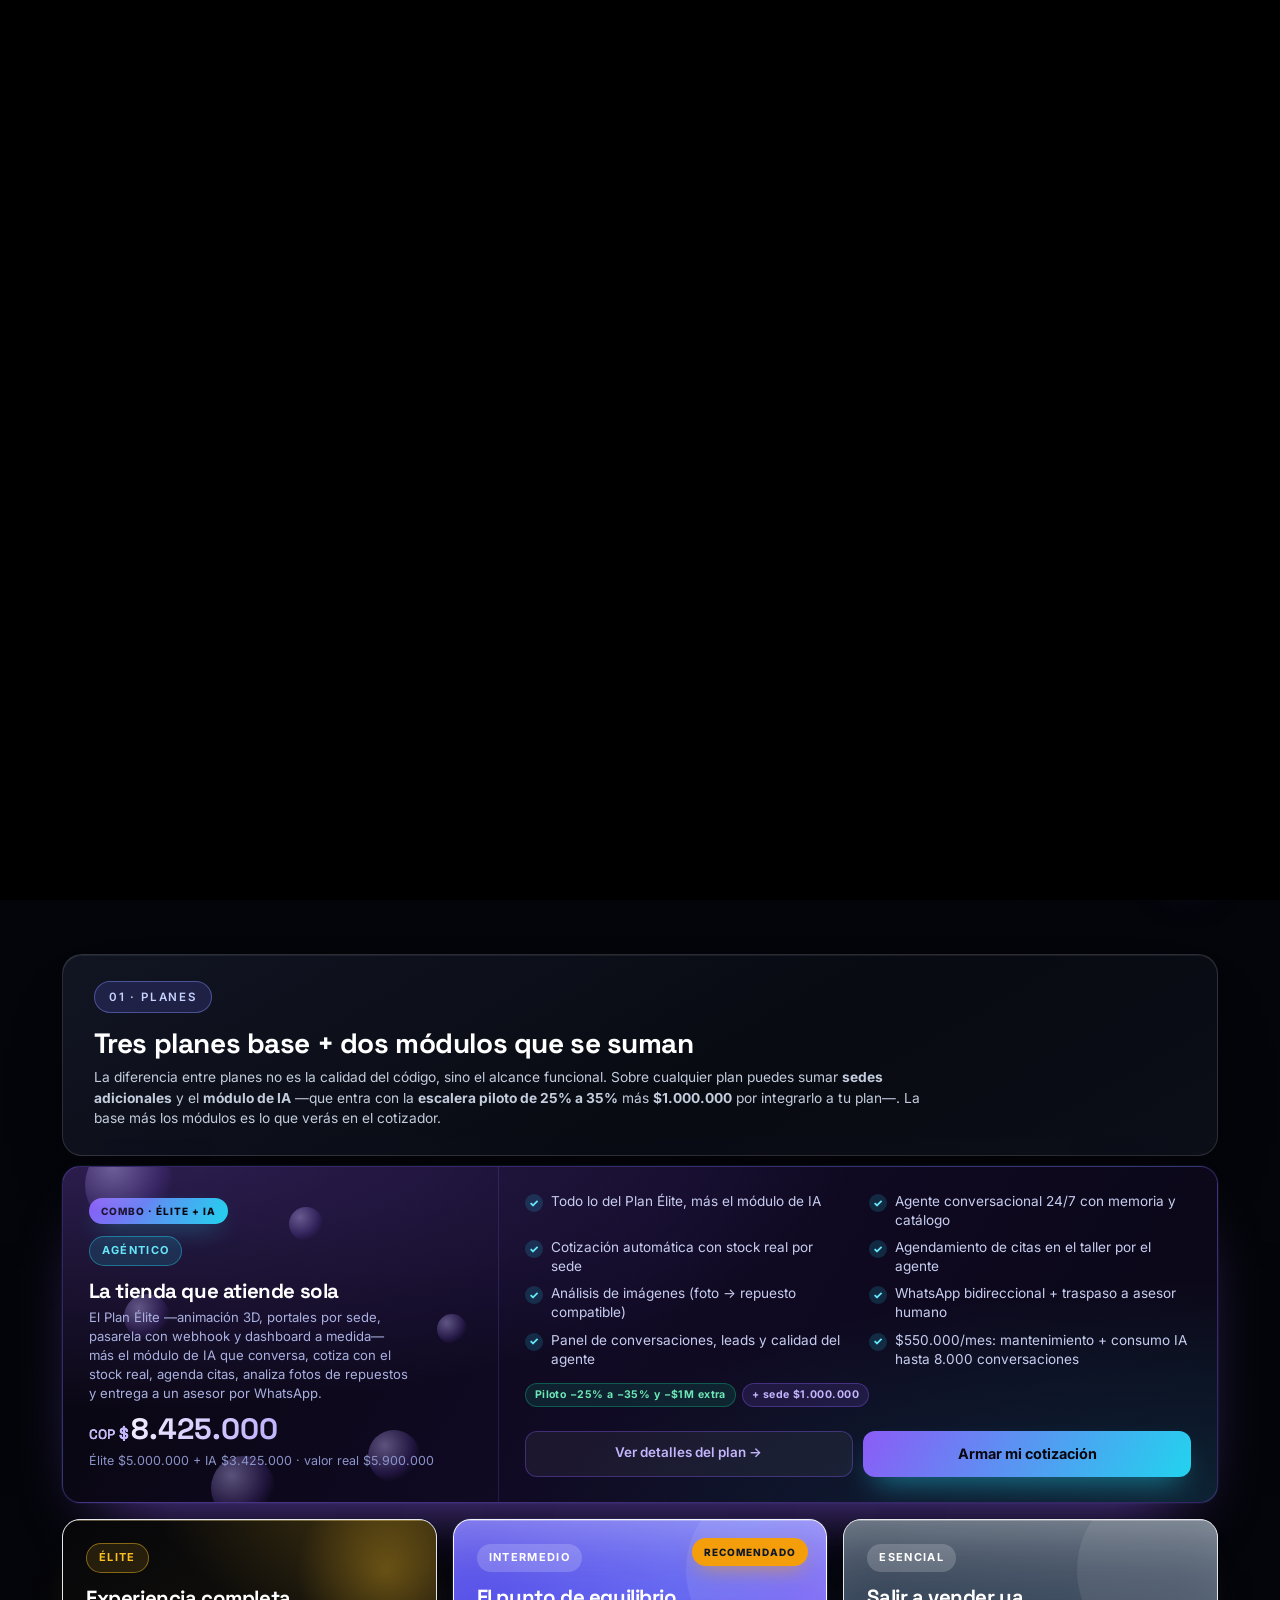
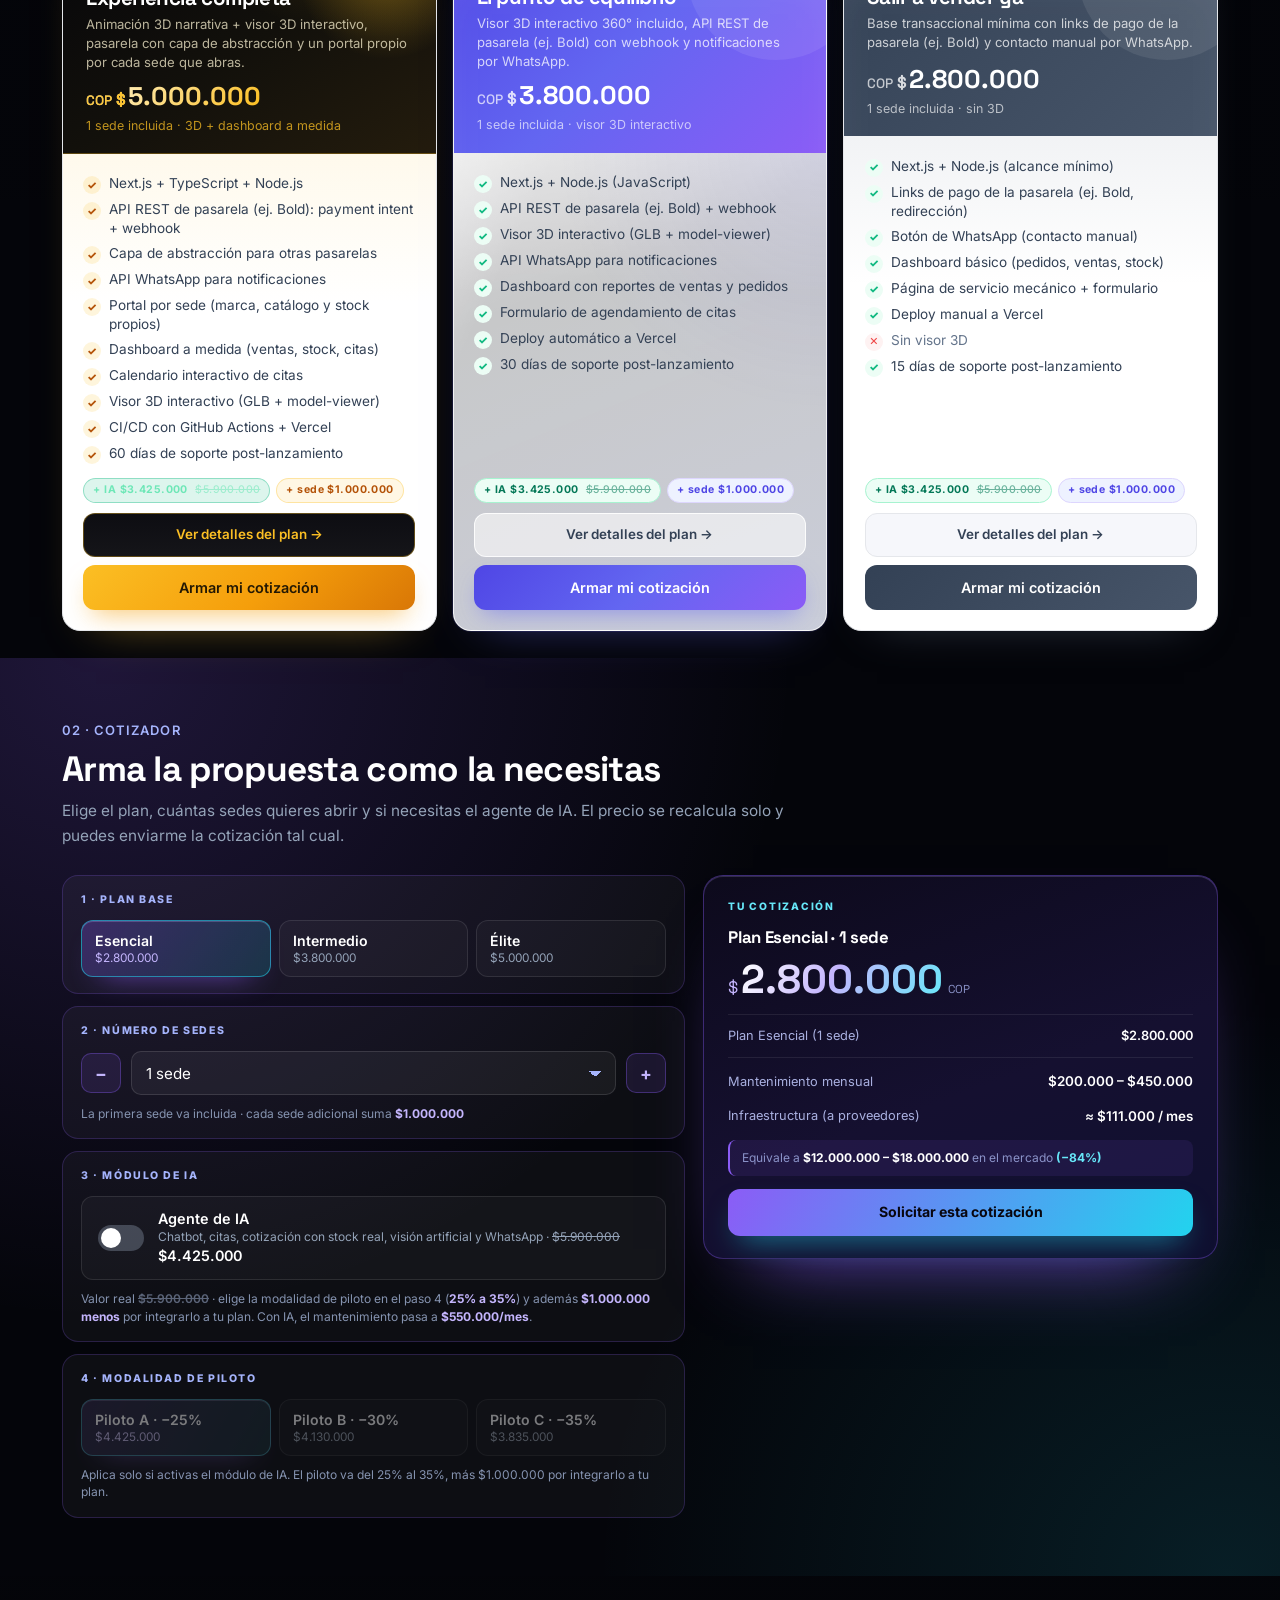
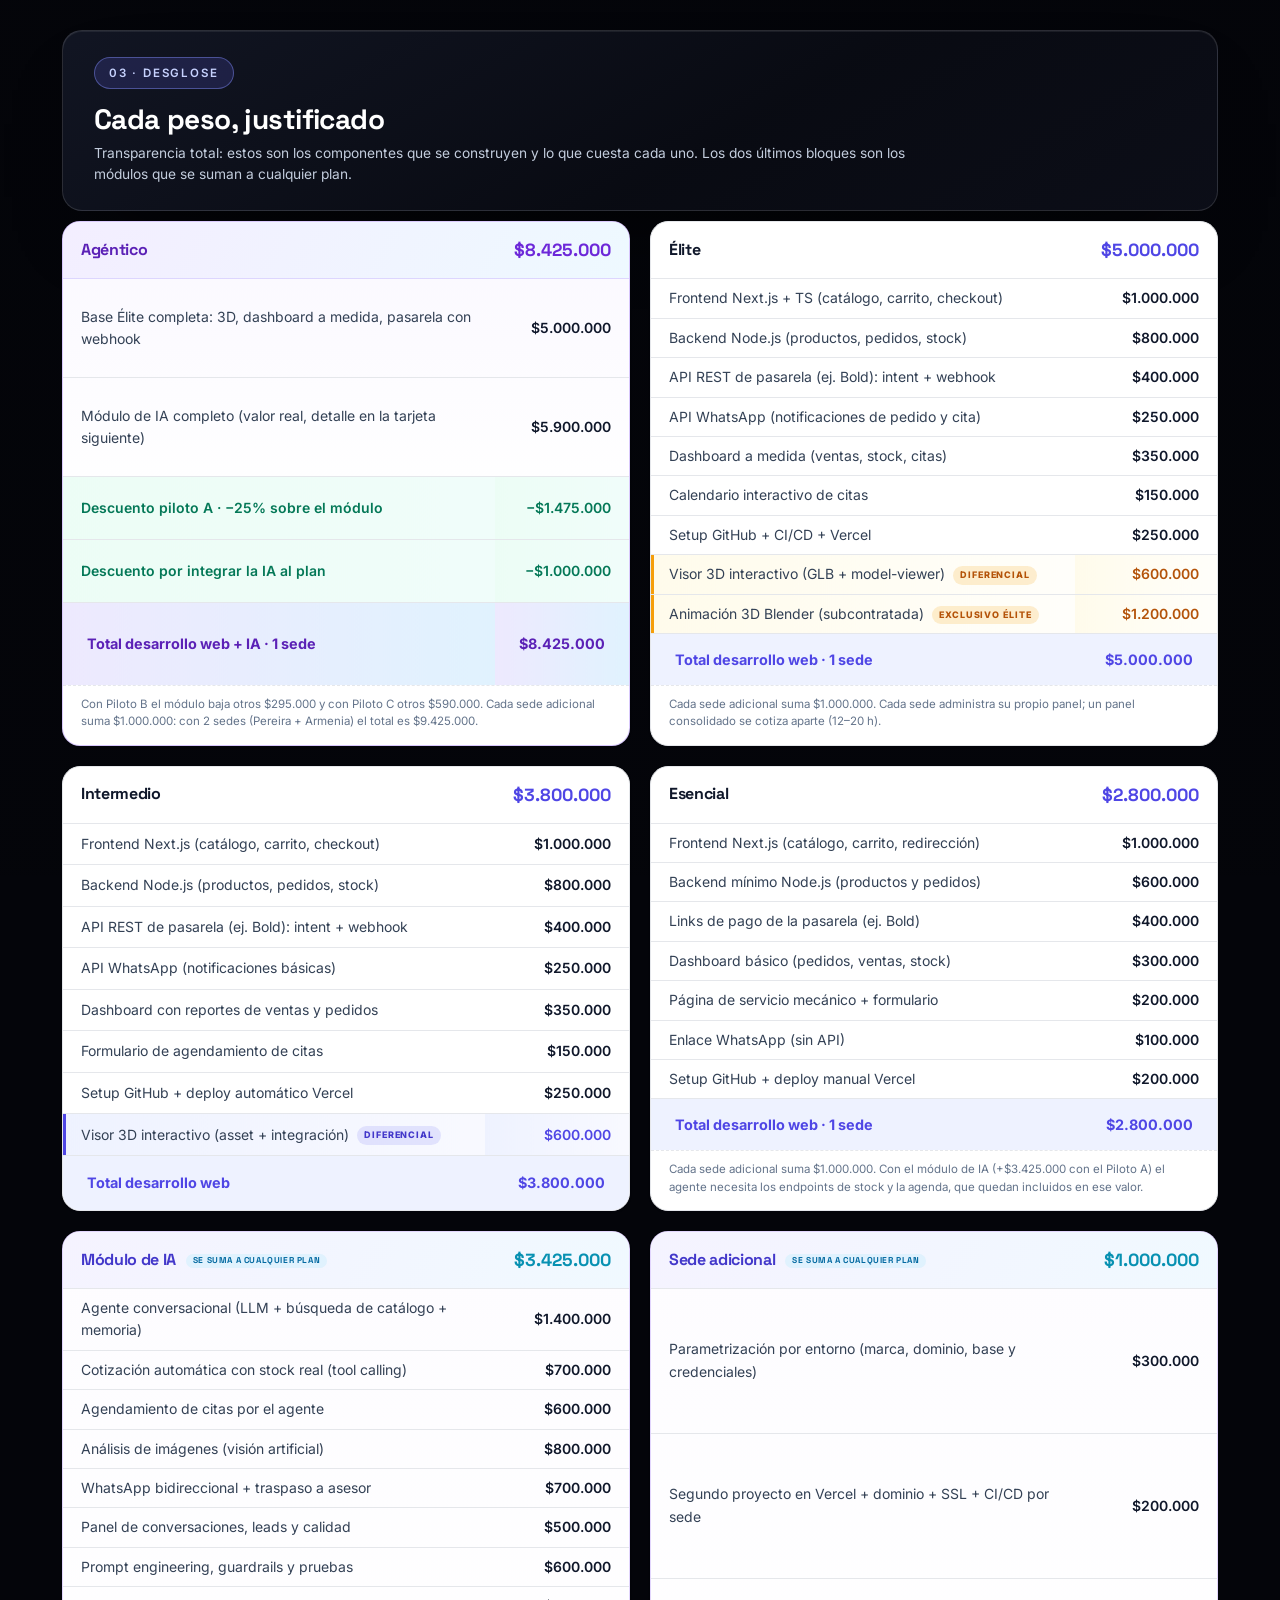
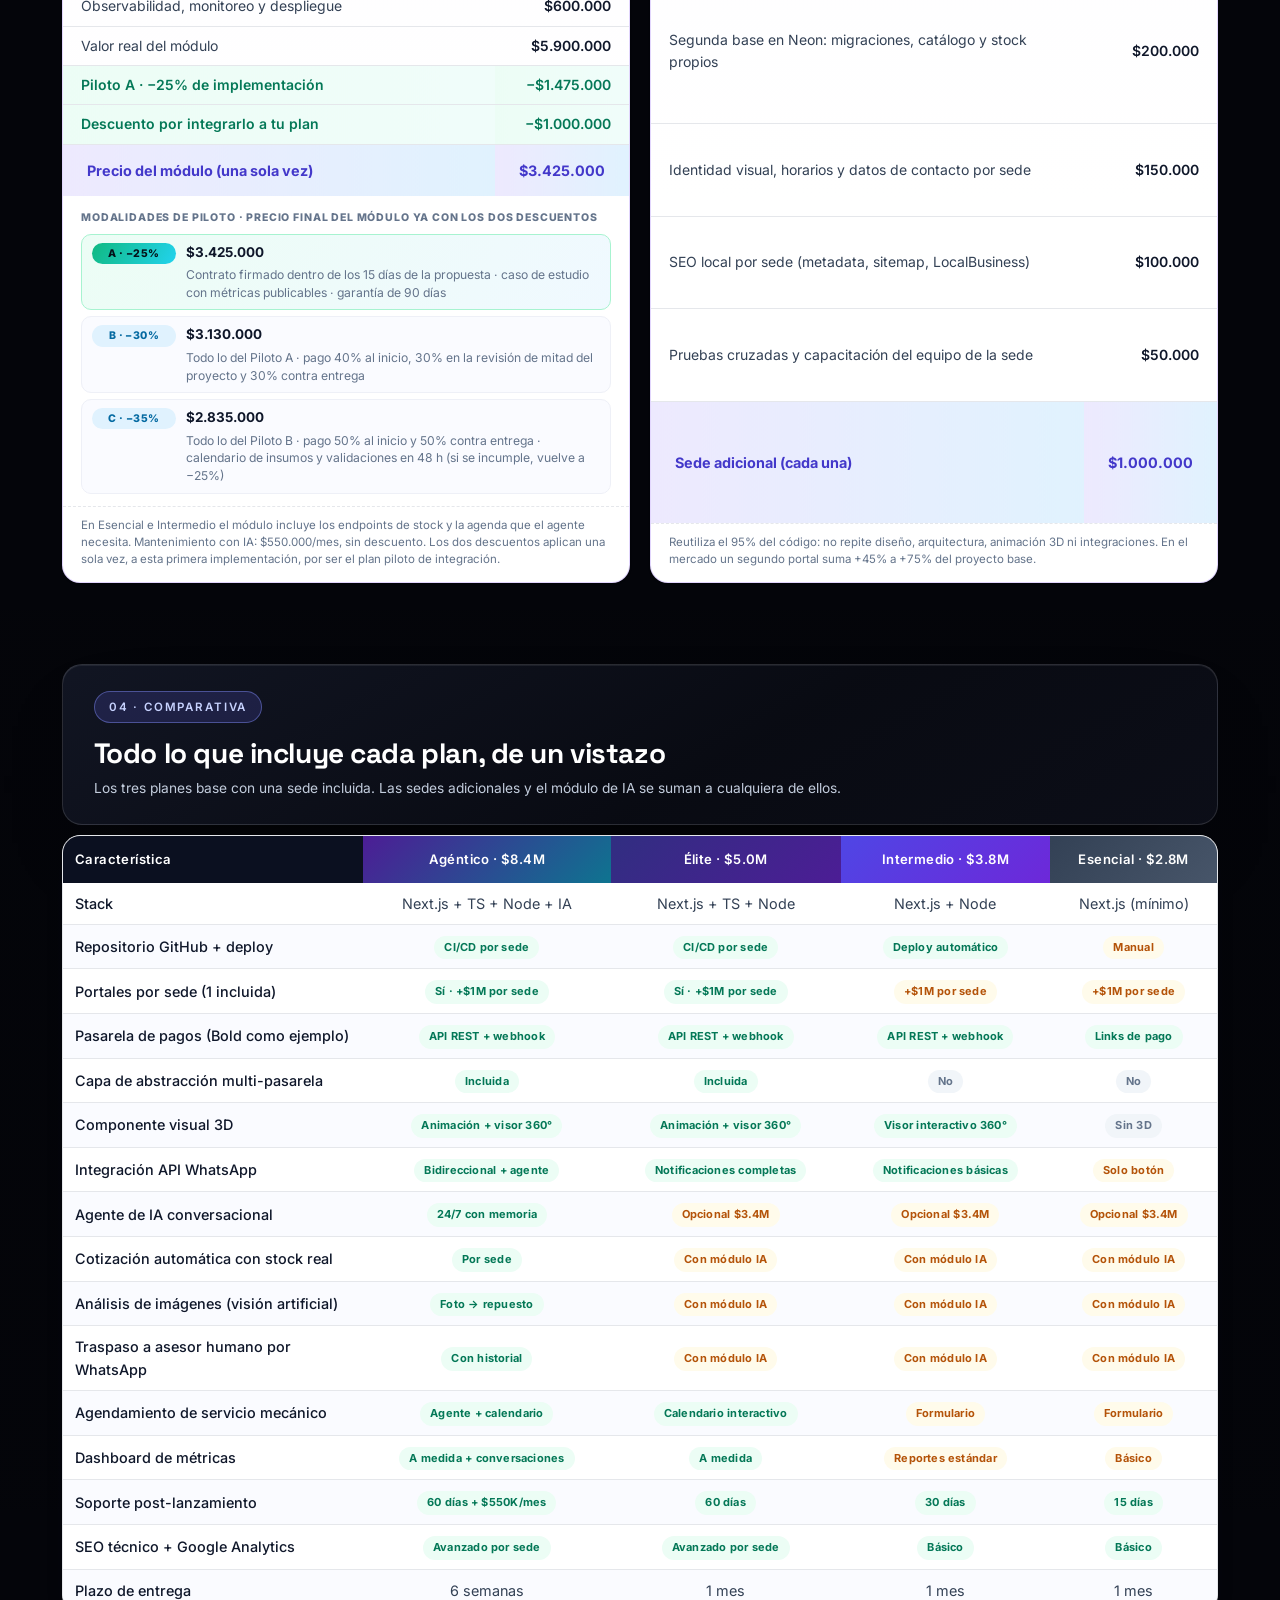
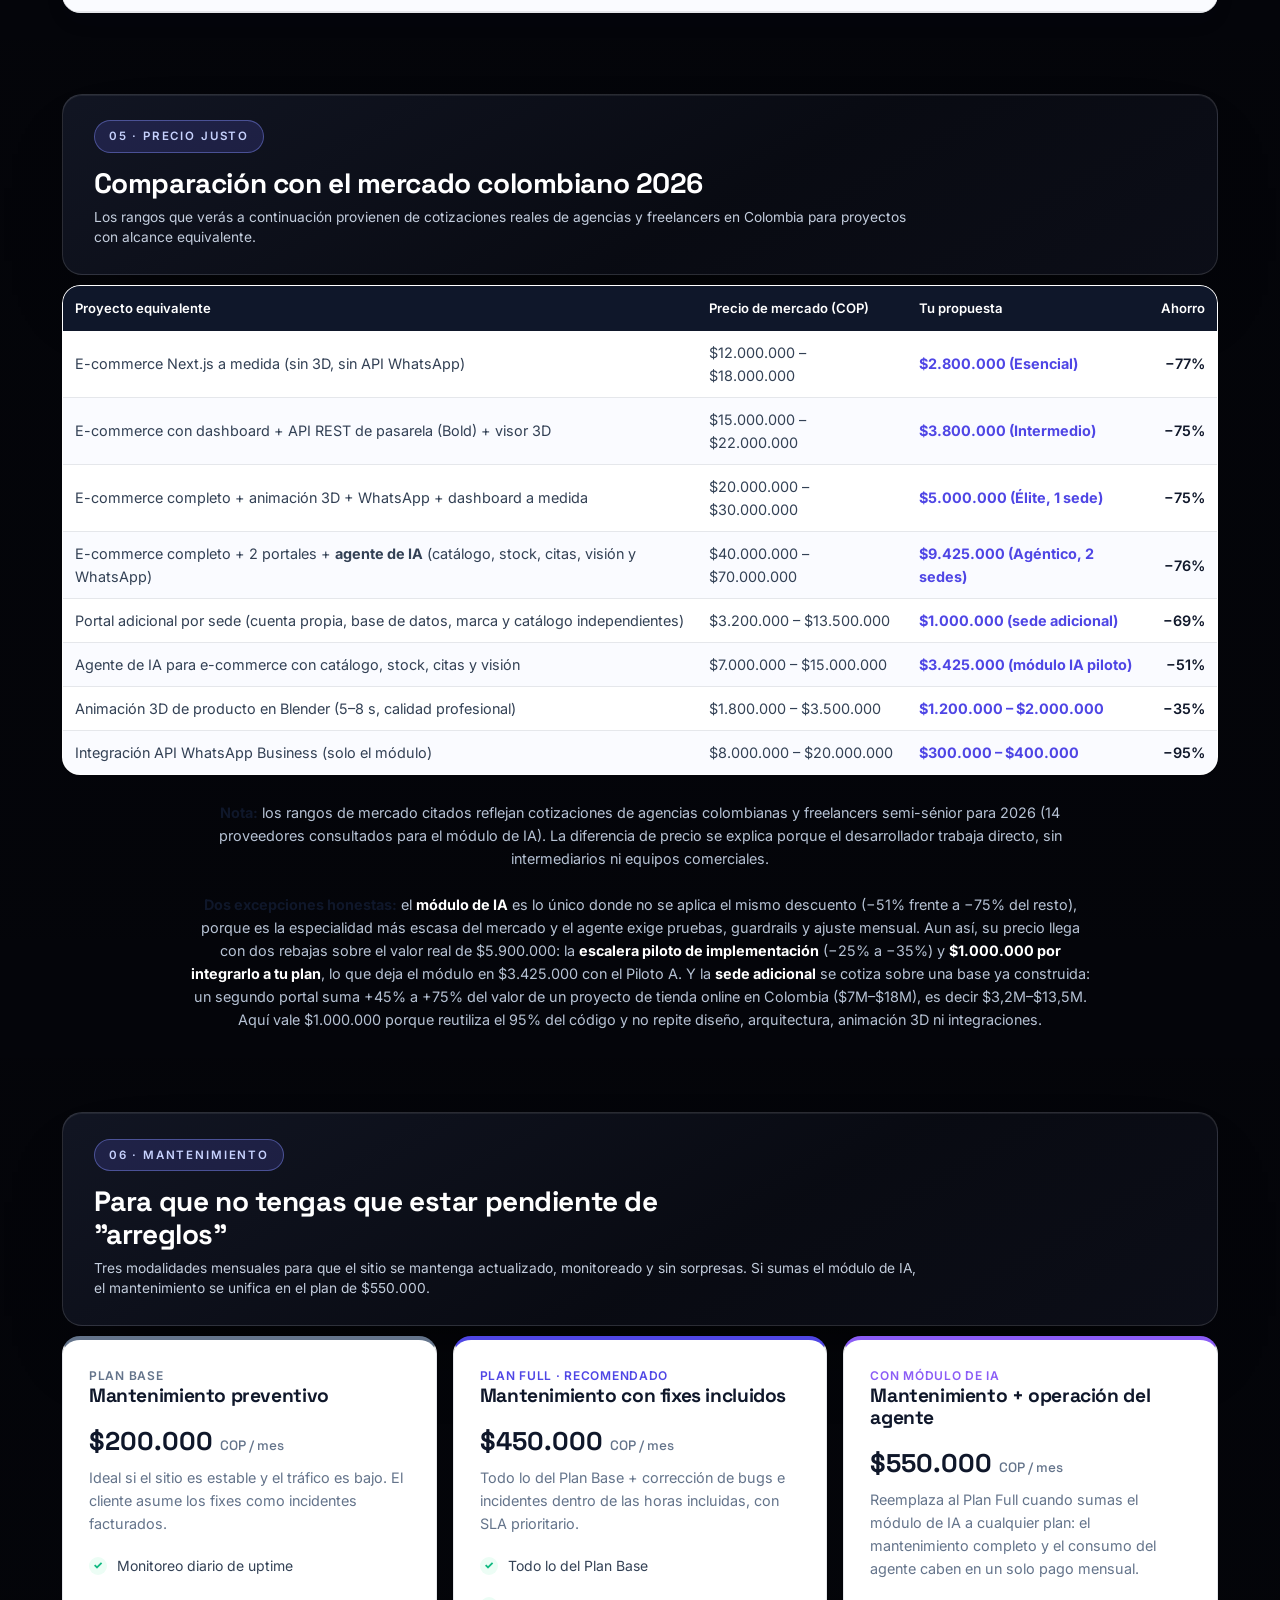
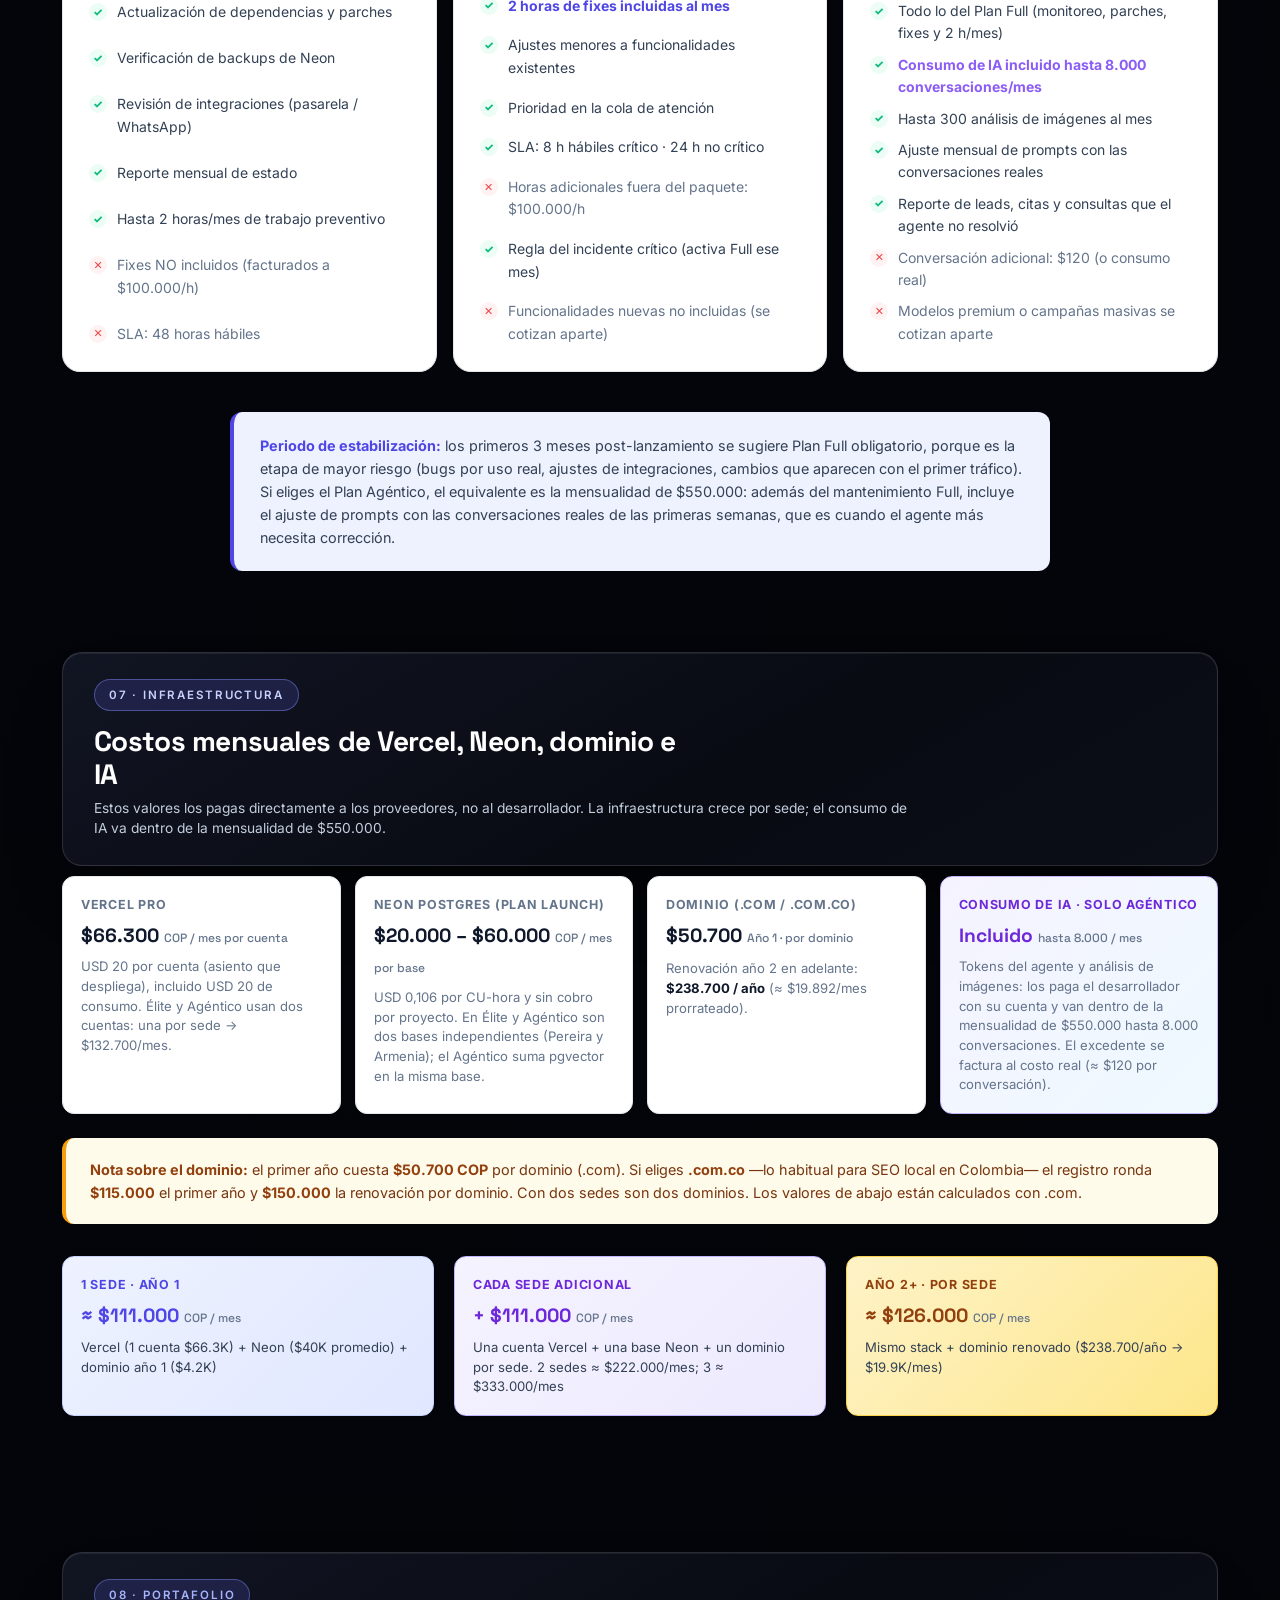
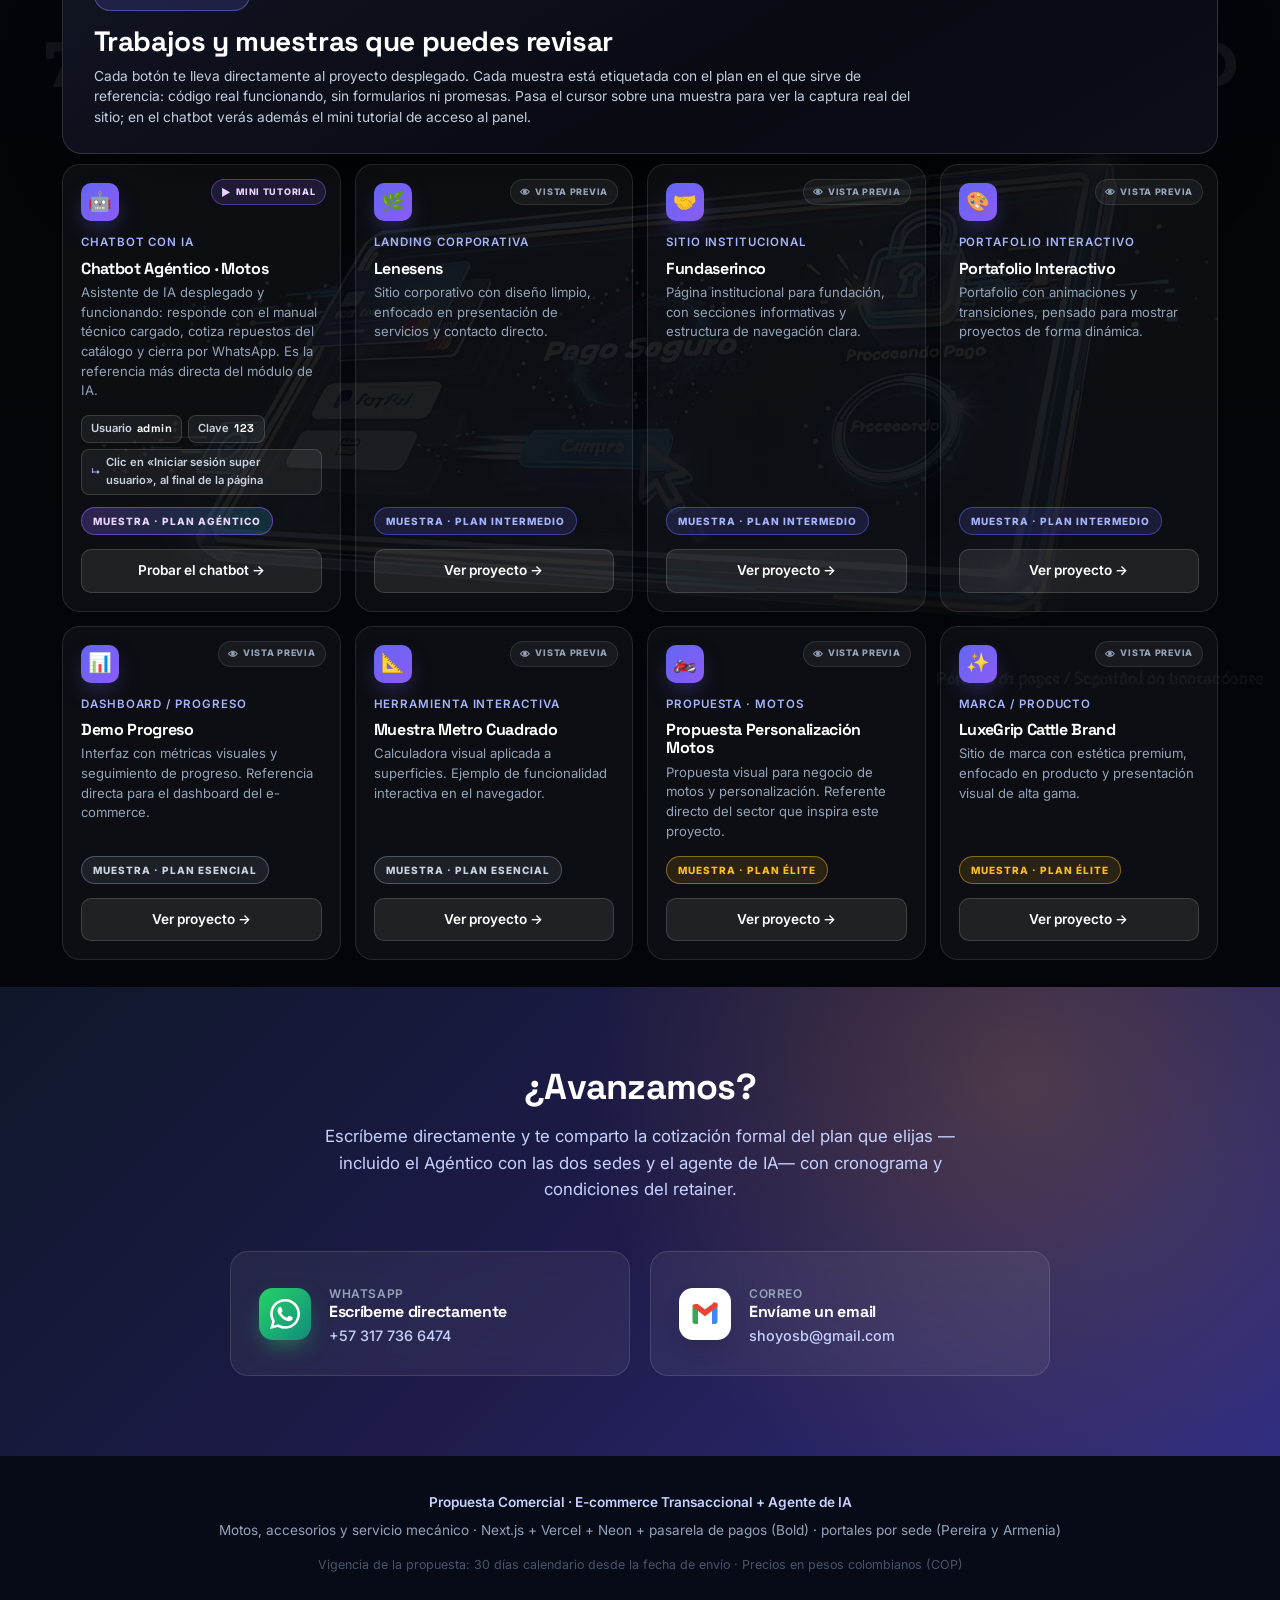
<file: index.html>
<!DOCTYPE html>
<html lang="es">
<head>
<meta charset="UTF-8">
<meta name="viewport" content="width=device-width, initial-scale=1.0">
<meta name="theme-color" content="#04050a">
<meta name="description" content="Propuesta comercial de e-commerce transaccional para Motos y Partes de Occidente: tienda en línea, portales por sede, dashboard de métricas, pasarela de pagos y agente de IA. Cuatro planes desde $2.800.000 COP.">
<link rel="icon" type="image/svg+xml" href="assets/img/favicon.svg">
<title>Propuesta · E-commerce Transaccional | Motos, Accesorios y Servicio Mecánico</title>
<link rel="preconnect" href="https://fonts.googleapis.com">
<link rel="preconnect" href="https://fonts.gstatic.com" crossorigin>
<link href="https://fonts.googleapis.com/css2?family=Inter:wght@300;400;500;600;700;800;900&family=Space+Grotesk:wght@500;600;700&display=swap" rel="stylesheet">
<link rel="stylesheet" href="css/styles.css?v=20261118j">
</head>
<body>

<!-- ================= PANTALLA DE CARGA ================= -->
<div class="page-loader" id="pageLoader" aria-hidden="true">
  <video class="page-loader-video" id="pageLoaderVideo" playsinline muted preload="auto" disablepictureinpicture>
    <source src="assets/video/landing.mp4" type="video/mp4">
  </video>
</div>

<!-- ================= HERO · ESCENA 1 (IMAGEN → VIDEO → CONTENIDO) ================= -->
<section class="scene" id="inicio" data-scene data-nav="Inicio">
  <div class="scene-stage">
    <div class="scene-media" aria-hidden="true">
      <video class="scene-video" data-scene-forward playsinline muted preload="auto" disablepictureinpicture>
        <source src="assets/video/escena-01.mp4" type="video/mp4">
        <source src="assets/video/escena-01.webm" type="video/webm">
      </video>
      <video class="scene-video" data-scene-reverse playsinline muted preload="none" disablepictureinpicture>
        <source src="assets/video/escena-01-rev.mp4" type="video/mp4">
        <source src="assets/video/escena-01-rev.webm" type="video/webm">
      </video>
      <div class="scene-scrim"></div>
    </div>

    <div class="wrap scene-content" data-scene-content>
      <span class="eyebrow"><span class="dot"></span>Propuesta Comercial · E-commerce Transaccional</span>
      <h1>Propuesta página web comercial,<br><span class="grad">motos y partes de occidente.</span></h1>
      <p class="lead">Tres planes base para vender en línea con cualquier pasarela de pagos (Bold como ejemplo), dashboard de métricas e integración con WhatsApp. Sobre cualquiera puedes sumar <strong>sedes adicionales</strong> y el <strong>módulo de IA</strong> que atiende, cotiza con el stock real, agenda citas y analiza fotos de repuestos. Todo el código es tuyo, vive en GitHub y se despliega en Vercel.</p>

      <div class="hero-stats">
        <div class="hstat">
          <div class="num"><span class="cur">$</span><span data-count="2.8" data-decimals="1">2.8</span>M</div>
          <div class="lbl">Desde · Plan Esencial</div>
        </div>
        <div class="hstat">
          <div class="num"><span data-count="4">4</span></div>
          <div class="lbl">Planes y combos</div>
        </div>
        <div class="hstat">
          <div class="num">≤ <span data-count="6">6</span> sem</div>
          <div class="lbl">Plazo máximo de entrega</div>
        </div>
        <div class="hstat">
          <div class="num">−<span data-count="70">70</span>%</div>
          <div class="lbl">Frente a mercado</div>
        </div>
      </div>

    </div>

    <div class="scene-hint" data-scene-hint aria-hidden="true">
      <span>Avanza con las flechas</span>
      <span class="scene-hint-line"></span>
    </div>
  </div>
</section>

<!-- ================= PLANES ================= -->
<section id="planes" class="has-cover" data-seq data-nav="Planes">
  <div class="seq-stage">
    <div class="seq-media" aria-hidden="true">
      <video class="seq-video" data-seq-forward playsinline muted preload="auto" disablepictureinpicture
             data-src-mp4="assets/video/escena-02.mp4"
             data-src-webm="assets/video/escena-02.webm"></video>
      <video class="seq-video" data-seq-reverse playsinline muted preload="auto" disablepictureinpicture
             data-src-mp4="assets/video/escena-02-rev.mp4"
             data-src-webm="assets/video/escena-02-rev.webm"></video>
      <div class="seq-scrim"></div>
    </div>
  </div>

  <div class="wrap sec-head-wrap">
    <div class="sec-head-card" data-seq-content>
      <span class="sec-tag">01 · Planes</span>
      <h2>Tres planes base + dos módulos que se suman</h2>
      <p>La diferencia entre planes no es la calidad del código, sino el alcance funcional. Sobre cualquier plan puedes sumar <strong>sedes adicionales</strong> y el <strong>módulo de IA</strong> —que entra con la <strong>escalera piloto de 25% a 35%</strong> más <strong>$1.000.000</strong> por integrarlo a tu plan—. La base más los módulos es lo que verás en el cotizador.</p>
    </div>
  </div>

  <div class="wrap sec-body">

    <!-- AGÉNTICO · PLAN DESTACADO -->
    <article class="plan plan-agentic">
      <div class="plan-head">
        <div class="agentic-orbs" aria-hidden="true"><span></span><span></span><span></span><span></span><span></span><span></span></div>
        <span class="badge-agentic">Combo · Élite + IA</span>
        <span class="tier">Agéntico</span>
        <h3>La tienda que atiende sola</h3>
        <div class="sub">El Plan Élite —animación 3D, portales por sede, pasarela con webhook y dashboard a medida— más el módulo de IA que conversa, cotiza con el stock real, agenda citas, analiza fotos de repuestos y entrega a un asesor por WhatsApp.</div>
        <div class="price"><small>COP</small><span class="cur">$</span>8.425.000</div>
        <div class="price-note">Élite $5.000.000 + IA $3.425.000 · valor real $5.900.000</div>
      </div>
      <div class="plan-body">
        <ul>
          <li><span class="ico">✓</span>Todo lo del Plan Élite, más el módulo de IA</li>
          <li><span class="ico">✓</span>Agente conversacional 24/7 con memoria y catálogo</li>
          <li><span class="ico">✓</span>Cotización automática con stock real por sede</li>
          <li><span class="ico">✓</span>Agendamiento de citas en el taller por el agente</li>
          <li><span class="ico">✓</span>Análisis de imágenes (foto → repuesto compatible)</li>
          <li><span class="ico">✓</span>WhatsApp bidireccional + traspaso a asesor humano</li>
          <li><span class="ico">✓</span>Panel de conversaciones, leads y calidad del agente</li>
          <li><span class="ico">✓</span>$550.000/mes: mantenimiento + consumo IA hasta 8.000 conversaciones</li>
        </ul>
        <div class="plan-addons">
          <span class="pilot">Piloto −25% a −35% y −$1M extra</span><span>+ sede $1.000.000</span>
        </div>
        <div class="plan-actions">
          <a href="planes/agentico.html" class="plan-details">Ver detalles del plan →</a>
          <a href="#cotizador" class="plan-cta">Armar mi cotización</a>
        </div>
      </div>
    </article>

    <div class="plans">

      <!-- ELITE -->
      <article class="plan plan-elite">
        <div class="plan-head">
          <div class="plan-bubbles" aria-hidden="true">
            <span></span><span></span><span></span><span></span><span></span><span></span>
            <span></span><span></span><span></span><span></span><span></span><span></span>
          </div>
          <span class="tier">Élite</span>
          <h3>Experiencia completa</h3>
          <div class="sub">Animación 3D narrativa + visor 3D interactivo, pasarela con capa de abstracción y un portal propio por cada sede que abras.</div>
          <div class="price"><small>COP</small><span class="cur">$</span>5.000.000</div>
          <div class="price-note">1 sede incluida · 3D + dashboard a medida</div>
        </div>
        <div class="plan-body">
          <ul>
            <li><span class="ico">✓</span>Next.js + TypeScript + Node.js</li>
            <li><span class="ico">✓</span>API REST de pasarela (ej. Bold): payment intent + webhook</li>
            <li><span class="ico">✓</span>Capa de abstracción para otras pasarelas</li>
            <li><span class="ico">✓</span>API WhatsApp para notificaciones</li>
            <li><span class="ico">✓</span>Portal por sede (marca, catálogo y stock propios)</li>
            <li><span class="ico">✓</span>Dashboard a medida (ventas, stock, citas)</li>
            <li><span class="ico">✓</span>Calendario interactivo de citas</li>
            <li><span class="ico">✓</span>Visor 3D interactivo (GLB + model-viewer)</li>
            <li><span class="ico">✓</span>CI/CD con GitHub Actions + Vercel</li>
            <li><span class="ico">✓</span>60 días de soporte post-lanzamiento</li>
          </ul>
          <div class="plan-addons">
            <span class="pilot">+ IA $3.425.000 <s>$5.900.000</s></span><span>+ sede $1.000.000</span>
          </div>
          <a href="planes/elite.html" class="plan-details">Ver detalles del plan →</a>
          <a href="#cotizador" class="plan-cta">Armar mi cotización</a>
        </div>
      </article>

      <!-- INTERMEDIO -->
      <article class="plan plan-inter">
        <span class="badge-rec">Recomendado</span>
        <div class="plan-head">
          <span class="tier">Intermedio</span>
          <h3>El punto de equilibrio</h3>
          <div class="sub">Visor 3D interactivo 360° incluido, API REST de pasarela (ej. Bold) con webhook y notificaciones por WhatsApp.</div>
          <div class="price"><small>COP</small><span class="cur">$</span>3.800.000</div>
          <div class="price-note">1 sede incluida · visor 3D interactivo</div>
        </div>
        <div class="plan-body">
          <ul>
            <li><span class="ico">✓</span>Next.js + Node.js (JavaScript)</li>
            <li><span class="ico">✓</span>API REST de pasarela (ej. Bold) + webhook</li>
            <li><span class="ico">✓</span>Visor 3D interactivo (GLB + model-viewer)</li>
            <li><span class="ico">✓</span>API WhatsApp para notificaciones</li>
            <li><span class="ico">✓</span>Dashboard con reportes de ventas y pedidos</li>
            <li><span class="ico">✓</span>Formulario de agendamiento de citas</li>
            <li><span class="ico">✓</span>Deploy automático a Vercel</li>
            <li><span class="ico">✓</span>30 días de soporte post-lanzamiento</li>
          </ul>
          <div class="plan-addons">
            <span class="pilot">+ IA $3.425.000 <s>$5.900.000</s></span><span>+ sede $1.000.000</span>
          </div>
          <a href="planes/intermedio.html" class="plan-details">Ver detalles del plan →</a>
          <a href="#cotizador" class="plan-cta">Armar mi cotización</a>
        </div>
      </article>

      <!-- ESENCIAL -->
      <article class="plan plan-ess">
        <div class="plan-head">
          <span class="tier">Esencial</span>
          <h3>Salir a vender ya</h3>
          <div class="sub">Base transaccional mínima con links de pago de la pasarela (ej. Bold) y contacto manual por WhatsApp.</div>
          <div class="price"><small>COP</small><span class="cur">$</span>2.800.000</div>
          <div class="price-note">1 sede incluida · sin 3D</div>
        </div>
        <div class="plan-body">
          <ul>
            <li><span class="ico">✓</span>Next.js + Node.js (alcance mínimo)</li>
            <li><span class="ico">✓</span>Links de pago de la pasarela (ej. Bold, redirección)</li>
            <li><span class="ico">✓</span>Botón de WhatsApp (contacto manual)</li>
            <li><span class="ico">✓</span>Dashboard básico (pedidos, ventas, stock)</li>
            <li><span class="ico">✓</span>Página de servicio mecánico + formulario</li>
            <li><span class="ico">✓</span>Deploy manual a Vercel</li>
            <li class="no"><span class="ico">✕</span>Sin visor 3D</li>
            <li><span class="ico">✓</span>15 días de soporte post-lanzamiento</li>
          </ul>
          <div class="plan-addons">
            <span class="pilot">+ IA $3.425.000 <s>$5.900.000</s></span><span>+ sede $1.000.000</span>
          </div>
          <a href="planes/esencial.html" class="plan-details">Ver detalles del plan →</a>
          <a href="#cotizador" class="plan-cta">Armar mi cotización</a>
        </div>
      </article>

    </div>
  </div>
</section>

<!-- ================= COTIZADOR INTERACTIVO ================= -->
<section id="cotizador" class="calc-scene" data-nav="Cotizador">
  <div class="wrap">
    <div class="calc-head">
      <span class="sec-tag">02 · Cotizador</span>
      <h2>Arma la propuesta como la necesitas</h2>
      <p>Elige el plan, cuántas sedes quieres abrir y si necesitas el agente de IA. El precio se recalcula solo y puedes enviarme la cotización tal cual.</p>
    </div>

    <div class="calc-grid">
      <div class="calc-controls">

        <div class="calc-block">
          <span class="calc-label">1 · Plan base</span>
          <div class="plan-pick" id="pickPlan" role="radiogroup" aria-label="Plan base">
            <button type="button" class="pick is-on" data-plan="esencial" role="radio" aria-checked="true">
              <strong>Esencial</strong><small>$2.800.000</small>
            </button>
            <button type="button" class="pick" data-plan="intermedio" role="radio" aria-checked="false">
              <strong>Intermedio</strong><small>$3.800.000</small>
            </button>
            <button type="button" class="pick" data-plan="elite" role="radio" aria-checked="false">
              <strong>Élite</strong><small>$5.000.000</small>
            </button>
          </div>
        </div>

        <div class="calc-block">
          <label class="calc-label" for="calcSedes">2 · Número de sedes</label>
          <div class="sedes-row">
            <button type="button" class="step" data-step="-1" aria-label="Quitar una sede">−</button>
            <select id="calcSedes">
              <option value="1" selected>1 sede</option>
              <option value="2">2 sedes</option>
              <option value="3">3 sedes</option>
              <option value="4">4 sedes</option>
              <option value="5">5 sedes</option>
              <option value="6">6 sedes</option>
            </select>
            <button type="button" class="step" data-step="1" aria-label="Agregar una sede">+</button>
          </div>
          <p class="calc-hint">La primera sede va incluida · cada sede adicional suma <strong>$1.000.000</strong></p>
        </div>

        <div class="calc-block">
          <span class="calc-label">3 · Módulo de IA</span>
          <button type="button" class="ia-toggle" id="calcIa" role="switch" aria-checked="false">
            <span class="ia-switch" aria-hidden="true"></span>
            <span class="ia-text">
              <strong>Agente de IA</strong>
              <small>Chatbot, citas, cotización con stock real, visión artificial y WhatsApp · <s class="was">$5.900.000</s> <strong>$4.425.000</strong></small>
            </span>
          </button>
          <p class="calc-hint">Valor real <s class="was">$5.900.000</s> · elige la modalidad de piloto en el paso 4 (<strong>25% a 35%</strong>) y además <strong>$1.000.000 menos</strong> por integrarlo a tu plan. Con IA, el mantenimiento pasa a <strong>$550.000/mes</strong>.</p>
        </div>

        <div class="calc-block">
          <span class="calc-label">4 · Modalidad de piloto</span>
          <div class="plan-pick" id="pickPiloto" role="radiogroup" aria-label="Modalidad de piloto">
            <button type="button" class="pick is-on" data-piloto="a" role="radio" aria-checked="true">
              <strong>Piloto A · −25%</strong><small>$4.425.000</small>
            </button>
            <button type="button" class="pick" data-piloto="b" role="radio" aria-checked="false">
              <strong>Piloto B · −30%</strong><small>$4.130.000</small>
            </button>
            <button type="button" class="pick" data-piloto="c" role="radio" aria-checked="false">
              <strong>Piloto C · −35%</strong><small>$3.835.000</small>
            </button>
          </div>
          <p class="calc-hint" id="pilotHint">Aplica solo si activas el módulo de IA. El piloto va del 25% al 35%, más $1.000.000 por integrarlo a tu plan.</p>
        </div>

      </div>

      <aside class="calc-result" aria-live="polite">
        <span class="cr-tag">Tu cotización</span>
        <h3 id="crTitle">Plan Esencial · 1 sede</h3>
        <div class="cr-total"><span class="cur">$</span><span id="crTotal">2.800.000</span><small>COP</small></div>
        <ul class="cr-lines" id="crLines"></ul>
        <div class="cr-row"><span>Mantenimiento mensual</span><strong id="crMonthly">$200.000 – $450.000</strong></div>
        <div class="cr-row"><span>Infraestructura (a proveedores)</span><strong id="crInfra">≈ $111.000 / mes</strong></div>
        <p class="cr-market" id="crMarket">Equivale a $12.000.000 – $18.000.000 en el mercado (−77%)</p>
        <a class="cr-cta" id="crCta"
           href="https://wa.me/573177366474"
           target="_blank" rel="noopener">Solicitar esta cotización</a>
      </aside>
    </div>
  </div>
</section>

<!-- ================= DESGLOSE POR ITEM ================= -->
<section id="desglose" class="has-cover" data-seq data-nav="Desglose">
  <div class="seq-stage">
    <div class="seq-media" aria-hidden="true">
      <video class="seq-video" data-seq-forward playsinline muted preload="auto" disablepictureinpicture
             data-src-mp4="assets/video/escena-03.mp4"
             data-src-webm="assets/video/escena-03.webm"></video>
      <video class="seq-video" data-seq-reverse playsinline muted preload="auto" disablepictureinpicture
             data-src-mp4="assets/video/escena-03-rev.mp4"
             data-src-webm="assets/video/escena-03-rev.webm"></video>
      <div class="seq-scrim"></div>
    </div>
  </div>

  <div class="wrap sec-head-wrap">
    <div class="sec-head-card" data-seq-content>
      <span class="sec-tag">03 · Desglose</span>
      <h2>Cada peso, justificado</h2>
      <p>Transparencia total: estos son los componentes que se construyen y lo que cuesta cada uno. Los dos últimos bloques son los módulos que se suman a cualquier plan.</p>
    </div>
  </div>

  <div class="wrap sec-body">
    <div class="breakdown">

      <!-- Desglose Agéntico -->
      <div class="bd-card bd-agentic">
        <div class="bd-head">
          <h4>Agéntico</h4>
          <span class="total">$8.425.000</span>
        </div>
        <table>
          <tr><td>Base Élite completa: 3D, dashboard a medida, pasarela con webhook</td><td>$5.000.000</td></tr>
          <tr><td>Módulo de IA completo (valor real, detalle en la tarjeta siguiente)</td><td>$5.900.000</td></tr>
          <tr class="pilot"><td>Descuento piloto A · −25% sobre el módulo</td><td>−$1.475.000</td></tr>
          <tr class="pilot"><td>Descuento por integrar la IA al plan</td><td>−$1.000.000</td></tr>
          <tr class="sum"><td>Total desarrollo web + IA · 1 sede</td><td>$8.425.000</td></tr>
        </table>
        <p class="bd-foot">Con Piloto B el módulo baja otros $295.000 y con Piloto C otros $590.000. Cada sede adicional suma $1.000.000: con 2 sedes (Pereira + Armenia) el total es $9.425.000.</p>
      </div>

      <!-- Desglose Elite -->
      <div class="bd-card">
        <div class="bd-head">
          <h4>Élite</h4>
          <span class="total">$5.000.000</span>
        </div>
        <table>
          <tr><td>Frontend Next.js + TS (catálogo, carrito, checkout)</td><td>$1.000.000</td></tr>
          <tr><td>Backend Node.js (productos, pedidos, stock)</td><td>$800.000</td></tr>
          <tr><td>API REST de pasarela (ej. Bold): intent + webhook</td><td>$400.000</td></tr>
          <tr><td>API WhatsApp (notificaciones de pedido y cita)</td><td>$250.000</td></tr>
          <tr><td>Dashboard a medida (ventas, stock, citas)</td><td>$350.000</td></tr>
          <tr><td>Calendario interactivo de citas</td><td>$150.000</td></tr>
          <tr><td>Setup GitHub + CI/CD + Vercel</td><td>$250.000</td></tr>
          <tr class="diff-elite"><td>Visor 3D interactivo (GLB + model-viewer)<span class="bd-badge elite">Diferencial</span></td><td>$600.000</td></tr>
          <tr class="diff-elite"><td>Animación 3D Blender (subcontratada)<span class="bd-badge elite">Exclusivo Élite</span></td><td>$1.200.000</td></tr>
          <tr class="sum"><td>Total desarrollo web · 1 sede</td><td>$5.000.000</td></tr>
        </table>
        <p class="bd-foot">Cada sede adicional suma $1.000.000. Cada sede administra su propio panel; un panel consolidado se cotiza aparte (12–20 h).</p>
      </div>

      <!-- Desglose Intermedio -->
      <div class="bd-card">
        <div class="bd-head">
          <h4>Intermedio</h4>
          <span class="total">$3.800.000</span>
        </div>
        <table>
          <tr><td>Frontend Next.js (catálogo, carrito, checkout)</td><td>$1.000.000</td></tr>
          <tr><td>Backend Node.js (productos, pedidos, stock)</td><td>$800.000</td></tr>
          <tr><td>API REST de pasarela (ej. Bold): intent + webhook</td><td>$400.000</td></tr>
          <tr><td>API WhatsApp (notificaciones básicas)</td><td>$250.000</td></tr>
          <tr><td>Dashboard con reportes de ventas y pedidos</td><td>$350.000</td></tr>
          <tr><td>Formulario de agendamiento de citas</td><td>$150.000</td></tr>
          <tr><td>Setup GitHub + deploy automático Vercel</td><td>$250.000</td></tr>
          <tr class="diff-inter"><td>Visor 3D interactivo (asset + integración)<span class="bd-badge inter">Diferencial</span></td><td>$600.000</td></tr>
          <tr class="sum"><td>Total desarrollo web</td><td>$3.800.000</td></tr>
        </table>
      </div>

      <!-- Desglose Esencial -->
      <div class="bd-card">
        <div class="bd-head">
          <h4>Esencial</h4>
          <span class="total">$2.800.000</span>
        </div>
        <table>
          <tr><td>Frontend Next.js (catálogo, carrito, redirección)</td><td>$1.000.000</td></tr>
          <tr><td>Backend mínimo Node.js (productos y pedidos)</td><td>$600.000</td></tr>
          <tr><td>Links de pago de la pasarela (ej. Bold)</td><td>$400.000</td></tr>
          <tr><td>Dashboard básico (pedidos, ventas, stock)</td><td>$300.000</td></tr>
          <tr><td>Página de servicio mecánico + formulario</td><td>$200.000</td></tr>
          <tr><td>Enlace WhatsApp (sin API)</td><td>$100.000</td></tr>
          <tr><td>Setup GitHub + deploy manual Vercel</td><td>$200.000</td></tr>
          <tr class="sum"><td>Total desarrollo web · 1 sede</td><td>$2.800.000</td></tr>
        </table>
        <p class="bd-foot">Cada sede adicional suma $1.000.000. Con el módulo de IA (+$3.425.000 con el Piloto A) el agente necesita los endpoints de stock y la agenda, que quedan incluidos en ese valor.</p>
      </div>

      <!-- Módulo IA · se suma a cualquier plan -->
      <div class="bd-card bd-addon">
        <div class="bd-head">
          <h4>Módulo de IA <span class="bd-addon-tag">Se suma a cualquier plan</span></h4>
          <span class="total">$3.425.000</span>
        </div>
        <table>
          <tr><td>Agente conversacional (LLM + búsqueda de catálogo + memoria)</td><td>$1.400.000</td></tr>
          <tr><td>Cotización automática con stock real (tool calling)</td><td>$700.000</td></tr>
          <tr><td>Agendamiento de citas por el agente</td><td>$600.000</td></tr>
          <tr><td>Análisis de imágenes (visión artificial)</td><td>$800.000</td></tr>
          <tr><td>WhatsApp bidireccional + traspaso a asesor</td><td>$700.000</td></tr>
          <tr><td>Panel de conversaciones, leads y calidad</td><td>$500.000</td></tr>
          <tr><td>Prompt engineering, guardrails y pruebas</td><td>$600.000</td></tr>
          <tr><td>Observabilidad, monitoreo y despliegue</td><td>$600.000</td></tr>
          <tr><td>Valor real del módulo</td><td>$5.900.000</td></tr>
          <tr class="pilot"><td>Piloto A · −25% de implementación</td><td>−$1.475.000</td></tr>
          <tr class="pilot"><td>Descuento por integrarlo a tu plan</td><td>−$1.000.000</td></tr>
          <tr class="sum"><td>Precio del módulo (una sola vez)</td><td>$3.425.000</td></tr>
        </table>
        <span class="pl-lead">Modalidades de piloto · precio final del módulo ya con los dos descuentos</span>
        <div class="pilot-ladder">
          <div class="pl-row is-on"><span class="pl-tag">A · −25%</span><b>$3.425.000</b><em>Contrato firmado dentro de los 15 días de la propuesta · caso de estudio con métricas publicables · garantía de 90 días</em></div>
          <div class="pl-row"><span class="pl-tag">B · −30%</span><b>$3.130.000</b><em>Todo lo del Piloto A · pago 40% al inicio, 30% en la revisión de mitad del proyecto y 30% contra entrega</em></div>
          <div class="pl-row"><span class="pl-tag">C · −35%</span><b>$2.835.000</b><em>Todo lo del Piloto B · pago 50% al inicio y 50% contra entrega · calendario de insumos y validaciones en 48 h (si se incumple, vuelve a −25%)</em></div>
        </div>
        <p class="bd-foot">En Esencial e Intermedio el módulo incluye los endpoints de stock y la agenda que el agente necesita. Mantenimiento con IA: $550.000/mes, sin descuento. Los dos descuentos aplican una sola vez, a esta primera implementación, por ser el plan piloto de integración.</p>
      </div>

      <!-- Sede adicional · se suma a cualquier plan -->
      <div class="bd-card bd-addon">
        <div class="bd-head">
          <h4>Sede adicional <span class="bd-addon-tag">Se suma a cualquier plan</span></h4>
          <span class="total">$1.000.000</span>
        </div>
        <table>
          <tr><td>Parametrización por entorno (marca, dominio, base y credenciales)</td><td>$300.000</td></tr>
          <tr><td>Segundo proyecto en Vercel + dominio + SSL + CI/CD por sede</td><td>$200.000</td></tr>
          <tr><td>Segunda base en Neon: migraciones, catálogo y stock propios</td><td>$200.000</td></tr>
          <tr><td>Identidad visual, horarios y datos de contacto por sede</td><td>$150.000</td></tr>
          <tr><td>SEO local por sede (metadata, sitemap, LocalBusiness)</td><td>$100.000</td></tr>
          <tr><td>Pruebas cruzadas y capacitación del equipo de la sede</td><td>$50.000</td></tr>
          <tr class="sum"><td>Sede adicional (cada una)</td><td>$1.000.000</td></tr>
        </table>
        <p class="bd-foot">Reutiliza el 95% del código: no repite diseño, arquitectura, animación 3D ni integraciones. En el mercado un segundo portal suma +45% a +75% del proyecto base.</p>
      </div>

    </div>
  </div>
</section>

<!-- ================= COMPARATIVA ================= -->
<section id="comparativa" class="has-cover" data-seq data-nav="Comparativa">
  <div class="seq-stage">
    <div class="seq-media" aria-hidden="true">
      <video class="seq-video" data-seq-forward playsinline muted preload="auto" disablepictureinpicture
             data-src-mp4="assets/video/escena-04.mp4"
             data-src-webm="assets/video/escena-04.webm"></video>
      <video class="seq-video" data-seq-reverse playsinline muted preload="auto" disablepictureinpicture
             data-src-mp4="assets/video/escena-04-rev.mp4"
             data-src-webm="assets/video/escena-04-rev.webm"></video>
      <div class="seq-scrim"></div>
    </div>
  </div>

  <div class="wrap sec-head-wrap">
    <div class="sec-head-card" data-seq-content>
      <span class="sec-tag">04 · Comparativa</span>
      <h2>Todo lo que incluye cada plan, de un vistazo</h2>
      <p>Los tres planes base con una sede incluida. Las sedes adicionales y el módulo de IA se suman a cualquiera de ellos.</p>
    </div>
  </div>

  <div class="wrap sec-body">
    <div class="cmp-wrap">
      <table class="cmp">
        <thead>
          <tr>
            <th>Característica</th>
            <th class="center hl-agentic">Agéntico · $8.4M</th>
            <th class="center hl-elite">Élite · $5.0M</th>
            <th class="center hl-inter">Intermedio · $3.8M</th>
            <th class="center hl-ess">Esencial · $2.8M</th>
          </tr>
        </thead>
        <tbody>
          <tr><td>Stack</td><td class="center">Next.js + TS + Node + IA</td><td class="center">Next.js + TS + Node</td><td class="center">Next.js + Node</td><td class="center">Next.js (mínimo)</td></tr>
          <tr><td>Repositorio GitHub + deploy</td><td class="center"><span class="chip yes">CI/CD por sede</span></td><td class="center"><span class="chip yes">CI/CD por sede</span></td><td class="center"><span class="chip yes">Deploy automático</span></td><td class="center"><span class="chip partial">Manual</span></td></tr>
          <tr><td>Portales por sede (1 incluida)</td><td class="center"><span class="chip yes">Sí · +$1M por sede</span></td><td class="center"><span class="chip yes">Sí · +$1M por sede</span></td><td class="center"><span class="chip partial">+$1M por sede</span></td><td class="center"><span class="chip partial">+$1M por sede</span></td></tr>
          <tr><td>Pasarela de pagos (Bold como ejemplo)</td><td class="center"><span class="chip yes">API REST + webhook</span></td><td class="center"><span class="chip yes">API REST + webhook</span></td><td class="center"><span class="chip yes">API REST + webhook</span></td><td class="center"><span class="chip yes">Links de pago</span></td></tr>
          <tr><td>Capa de abstracción multi-pasarela</td><td class="center"><span class="chip yes">Incluida</span></td><td class="center"><span class="chip yes">Incluida</span></td><td class="center"><span class="chip no">No</span></td><td class="center"><span class="chip no">No</span></td></tr>
          <tr><td>Componente visual 3D</td><td class="center"><span class="chip yes">Animación + visor 360°</span></td><td class="center"><span class="chip yes">Animación + visor 360°</span></td><td class="center"><span class="chip yes">Visor interactivo 360°</span></td><td class="center"><span class="chip no">Sin 3D</span></td></tr>
          <tr><td>Integración API WhatsApp</td><td class="center"><span class="chip yes">Bidireccional + agente</span></td><td class="center"><span class="chip yes">Notificaciones completas</span></td><td class="center"><span class="chip yes">Notificaciones básicas</span></td><td class="center"><span class="chip partial">Solo botón</span></td></tr>
          <tr><td>Agente de IA conversacional</td><td class="center"><span class="chip yes">24/7 con memoria</span></td><td class="center"><span class="chip partial">Opcional $3.4M</span></td><td class="center"><span class="chip partial">Opcional $3.4M</span></td><td class="center"><span class="chip partial">Opcional $3.4M</span></td></tr>
          <tr><td>Cotización automática con stock real</td><td class="center"><span class="chip yes">Por sede</span></td><td class="center"><span class="chip partial">Con módulo IA</span></td><td class="center"><span class="chip partial">Con módulo IA</span></td><td class="center"><span class="chip partial">Con módulo IA</span></td></tr>
          <tr><td>Análisis de imágenes (visión artificial)</td><td class="center"><span class="chip yes">Foto → repuesto</span></td><td class="center"><span class="chip partial">Con módulo IA</span></td><td class="center"><span class="chip partial">Con módulo IA</span></td><td class="center"><span class="chip partial">Con módulo IA</span></td></tr>
          <tr><td>Traspaso a asesor humano por WhatsApp</td><td class="center"><span class="chip yes">Con historial</span></td><td class="center"><span class="chip partial">Con módulo IA</span></td><td class="center"><span class="chip partial">Con módulo IA</span></td><td class="center"><span class="chip partial">Con módulo IA</span></td></tr>
          <tr><td>Agendamiento de servicio mecánico</td><td class="center"><span class="chip yes">Agente + calendario</span></td><td class="center"><span class="chip yes">Calendario interactivo</span></td><td class="center"><span class="chip partial">Formulario</span></td><td class="center"><span class="chip partial">Formulario</span></td></tr>
          <tr><td>Dashboard de métricas</td><td class="center"><span class="chip yes">A medida + conversaciones</span></td><td class="center"><span class="chip yes">A medida</span></td><td class="center"><span class="chip partial">Reportes estándar</span></td><td class="center"><span class="chip partial">Básico</span></td></tr>
          <tr><td>Soporte post-lanzamiento</td><td class="center"><span class="chip yes">60 días + $550K/mes</span></td><td class="center"><span class="chip yes">60 días</span></td><td class="center"><span class="chip yes">30 días</span></td><td class="center"><span class="chip yes">15 días</span></td></tr>
          <tr><td>SEO técnico + Google Analytics</td><td class="center"><span class="chip yes">Avanzado por sede</span></td><td class="center"><span class="chip yes">Avanzado por sede</span></td><td class="center"><span class="chip yes">Básico</span></td><td class="center"><span class="chip yes">Básico</span></td></tr>
          <tr><td>Plazo de entrega</td><td class="center">6 semanas</td><td class="center">1 mes</td><td class="center">1 mes</td><td class="center">1 mes</td></tr>
        </tbody>
      </table>
    </div>
  </div>
</section>

<!-- ================= MERCADO ================= -->
<section id="mercado" class="has-cover" data-seq data-nav="Mercado">
  <div class="seq-stage">
    <div class="seq-media" aria-hidden="true">
      <video class="seq-video" data-seq-forward playsinline muted preload="auto" disablepictureinpicture
             data-src-mp4="assets/video/escena-05.mp4"
             data-src-webm="assets/video/escena-05.webm"></video>
      <video class="seq-video" data-seq-reverse playsinline muted preload="auto" disablepictureinpicture
             data-src-mp4="assets/video/escena-05-rev.mp4"
             data-src-webm="assets/video/escena-05-rev.webm"></video>
      <div class="seq-scrim"></div>
    </div>
  </div>

  <div class="wrap sec-head-wrap">
    <div class="sec-head-card" data-seq-content>
      <span class="sec-tag">05 · Precio justo</span>
      <h2>Comparación con el mercado colombiano 2026</h2>
      <p>Los rangos que verás a continuación provienen de cotizaciones reales de agencias y freelancers en Colombia para proyectos con alcance equivalente.</p>
    </div>
  </div>

  <div class="wrap sec-body">
    <div class="table-scroll">
    <table class="market-table">
      <thead>
        <tr>
          <th>Proyecto equivalente</th>
          <th>Precio de mercado (COP)</th>
          <th>Tu propuesta</th>
          <th>Ahorro</th>
        </tr>
      </thead>
      <tbody>
        <tr>
          <td>E-commerce Next.js a medida (sin 3D, sin API WhatsApp)</td>
          <td>$12.000.000 – $18.000.000</td>
          <td class="ours">$2.800.000 (Esencial)</td>
          <td class="save">−77%</td>
        </tr>
        <tr>
          <td>E-commerce con dashboard + API REST de pasarela (Bold) + visor 3D</td>
          <td>$15.000.000 – $22.000.000</td>
          <td class="ours">$3.800.000 (Intermedio)</td>
          <td class="save">−75%</td>
        </tr>
        <tr>
          <td>E-commerce completo + animación 3D + WhatsApp + dashboard a medida</td>
          <td>$20.000.000 – $30.000.000</td>
          <td class="ours">$5.000.000 (Élite, 1 sede)</td>
          <td class="save">−75%</td>
        </tr>
        <tr>
          <td>E-commerce completo + 2 portales + <strong>agente de IA</strong> (catálogo, stock, citas, visión y WhatsApp)</td>
          <td>$40.000.000 – $70.000.000</td>
          <td class="ours">$9.425.000 (Agéntico, 2 sedes)</td>
          <td class="save">−76%</td>
        </tr>
        <tr>
          <td>Portal adicional por sede (cuenta propia, base de datos, marca y catálogo independientes)</td>
          <td>$3.200.000 – $13.500.000</td>
          <td class="ours">$1.000.000 (sede adicional)</td>
          <td class="save">−69%</td>
        </tr>
        <tr>
          <td>Agente de IA para e-commerce con catálogo, stock, citas y visión</td>
          <td>$7.000.000 – $15.000.000</td>
          <td class="ours">$3.425.000 (módulo IA piloto)</td>
          <td class="save">−51%</td>
        </tr>
        <tr>
          <td>Animación 3D de producto en Blender (5–8 s, calidad profesional)</td>
          <td>$1.800.000 – $3.500.000</td>
          <td class="ours">$1.200.000 – $2.000.000</td>
          <td class="save">−35%</td>
        </tr>
        <tr>
          <td>Integración API WhatsApp Business (solo el módulo)</td>
          <td>$8.000.000 – $20.000.000</td>
          <td class="ours">$300.000 – $400.000</td>
          <td class="save">−95%</td>
        </tr>
      </tbody>
    </table>
    </div>

    <div class="market-note">
      <strong style="color:var(--ink)">Nota:</strong> los rangos de mercado citados reflejan cotizaciones de agencias colombianas y freelancers semi-sénior para 2026 (14 proveedores consultados para el módulo de IA). La diferencia de precio se explica porque el desarrollador trabaja directo, sin intermediarios ni equipos comerciales.
      <br><br>
      <strong style="color:var(--ink)">Dos excepciones honestas:</strong> el <strong>módulo de IA</strong> es lo único donde no se aplica el mismo descuento (−51% frente a −75% del resto), porque es la especialidad más escasa del mercado y el agente exige pruebas, guardrails y ajuste mensual. Aun así, su precio llega con dos rebajas sobre el valor real de $5.900.000: la <strong>escalera piloto de implementación</strong> (−25% a −35%) y <strong>$1.000.000 por integrarlo a tu plan</strong>, lo que deja el módulo en $3.425.000 con el Piloto A. Y la <strong>sede adicional</strong> se cotiza sobre una base ya construida: un segundo portal suma +45% a +75% del valor de un proyecto de tienda online en Colombia ($7M–$18M), es decir $3,2M–$13,5M. Aquí vale $1.000.000 porque reutiliza el 95% del código y no repite diseño, arquitectura, animación 3D ni integraciones.
    </div>
  </div>
</section>

<!-- ================= MANTENIMIENTO ================= -->
<section id="mantenimiento" class="has-cover" data-seq data-nav="Mantenimiento">
  <div class="seq-stage">
    <div class="seq-media" aria-hidden="true">
      <video class="seq-video" data-seq-forward playsinline muted preload="auto" disablepictureinpicture
             data-src-mp4="assets/video/escena-06.mp4"
             data-src-webm="assets/video/escena-06.webm"></video>
      <video class="seq-video" data-seq-reverse playsinline muted preload="auto" disablepictureinpicture
             data-src-mp4="assets/video/escena-06-rev.mp4"
             data-src-webm="assets/video/escena-06-rev.webm"></video>
      <div class="seq-scrim"></div>
    </div>
  </div>

  <div class="wrap sec-head-wrap">
    <div class="sec-head-card" data-seq-content>
      <span class="sec-tag">06 · Mantenimiento</span>
      <h2>Para que no tengas que estar pendiente de "arreglos"</h2>
      <p>Tres modalidades mensuales para que el sitio se mantenga actualizado, monitoreado y sin sorpresas. Si sumas el módulo de IA, el mantenimiento se unifica en el plan de $550.000.</p>
    </div>
  </div>

  <div class="wrap sec-body">
    <div class="maint-grid">
      <div class="maint-card base">
        <div class="tag">Plan Base</div>
        <h4>Mantenimiento preventivo</h4>
        <div class="price">$200.000 <small>COP / mes</small></div>
        <div class="desc">Ideal si el sitio es estable y el tráfico es bajo. El cliente asume los fixes como incidentes facturados.</div>
        <ul>
          <li>Monitoreo diario de uptime</li>
          <li>Actualización de dependencias y parches</li>
          <li>Verificación de backups de Neon</li>
          <li>Revisión de integraciones (pasarela / WhatsApp)</li>
          <li>Reporte mensual de estado</li>
          <li>Hasta 2 horas/mes de trabajo preventivo</li>
          <li class="no">Fixes NO incluidos (facturados a $100.000/h)</li>
          <li class="no">SLA: 48 horas hábiles</li>
        </ul>
      </div>

      <div class="maint-card full">
        <div class="tag" style="color:var(--primary)">Plan Full · Recomendado</div>
        <h4>Mantenimiento con fixes incluidos</h4>
        <div class="price">$450.000 <small>COP / mes</small></div>
        <div class="desc">Todo lo del Plan Base + corrección de bugs e incidentes dentro de las horas incluidas, con SLA prioritario.</div>
        <ul>
          <li>Todo lo del Plan Base</li>
          <li><strong style="color:var(--primary)">2 horas de fixes incluidas al mes</strong></li>
          <li>Ajustes menores a funcionalidades existentes</li>
          <li>Prioridad en la cola de atención</li>
          <li>SLA: 8 h hábiles crítico · 24 h no crítico</li>
          <li class="no">Horas adicionales fuera del paquete: $100.000/h</li>
          <li>Regla del incidente crítico (activa Full ese mes)</li>
          <li class="no">Funcionalidades nuevas no incluidas (se cotizan aparte)</li>
        </ul>
      </div>

      <div class="maint-card agentic">
        <div class="tag" style="color:#8b5cf6">Con módulo de IA</div>
        <h4>Mantenimiento + operación del agente</h4>
        <div class="price">$550.000 <small>COP / mes</small></div>
        <div class="desc">Reemplaza al Plan Full cuando sumas el módulo de IA a cualquier plan: el mantenimiento completo y el consumo del agente caben en un solo pago mensual.</div>
        <ul>
          <li>Todo lo del Plan Full (monitoreo, parches, fixes y 2 h/mes)</li>
          <li><strong style="color:#8b5cf6">Consumo de IA incluido hasta 8.000 conversaciones/mes</strong></li>
          <li>Hasta 300 análisis de imágenes al mes</li>
          <li>Ajuste mensual de prompts con las conversaciones reales</li>
          <li>Reporte de leads, citas y consultas que el agente no resolvió</li>
          <li class="no">Conversación adicional: $120 (o consumo real)</li>
          <li class="no">Modelos premium o campañas masivas se cotizan aparte</li>
        </ul>
      </div>
    </div>

    <div style="margin-top:40px;max-width:820px;margin-left:auto;margin-right:auto;background:var(--primary-soft);border-left:4px solid var(--primary);padding:22px 26px;border-radius:var(--radius-sm);font-size:.9rem;color:var(--ink-2)">
      <strong style="color:var(--primary)">Periodo de estabilización:</strong> los primeros 3 meses post-lanzamiento se sugiere Plan Full obligatorio, porque es la etapa de mayor riesgo (bugs por uso real, ajustes de integraciones, cambios que aparecen con el primer tráfico). Si eliges el Plan Agéntico, el equivalente es la mensualidad de $550.000: además del mantenimiento Full, incluye el ajuste de prompts con las conversaciones reales de las primeras semanas, que es cuando el agente más necesita corrección.
    </div>
  </div>
</section>

<!-- ================= INFRAESTRUCTURA ================= -->
<section id="infraestructura" class="has-cover" data-seq data-nav="Infraestructura">
  <div class="seq-stage">
    <div class="seq-media" aria-hidden="true">
      <video class="seq-video" data-seq-forward playsinline muted preload="auto" disablepictureinpicture
             data-src-mp4="assets/video/escena-07.mp4"
             data-src-webm="assets/video/escena-07.webm"></video>
      <video class="seq-video" data-seq-reverse playsinline muted preload="auto" disablepictureinpicture
             data-src-mp4="assets/video/escena-07-rev.mp4"
             data-src-webm="assets/video/escena-07-rev.webm"></video>
      <div class="seq-scrim"></div>
    </div>
  </div>

  <div class="wrap sec-head-wrap">
    <div class="sec-head-card" data-seq-content>
      <span class="sec-tag">07 · Infraestructura</span>
      <h2>Costos mensuales de Vercel, Neon, dominio e IA</h2>
      <p>Estos valores los pagas directamente a los proveedores, no al desarrollador. La infraestructura crece por sede; el consumo de IA va dentro de la mensualidad de $550.000.</p>
    </div>
  </div>

  <div class="wrap sec-body">
    <div class="infra-grid">
      <div class="infra-card">
        <div class="name">Vercel Pro</div>
        <div class="v">$66.300 <small>COP / mes por cuenta</small></div>
        <p>USD 20 por cuenta (asiento que despliega), incluido USD 20 de consumo. Élite y Agéntico usan dos cuentas: una por sede → $132.700/mes.</p>
      </div>
      <div class="infra-card">
        <div class="name">Neon Postgres (Plan Launch)</div>
        <div class="v">$20.000 – $60.000 <small>COP / mes por base</small></div>
        <p>USD 0,106 por CU-hora y sin cobro por proyecto. En Élite y Agéntico son dos bases independientes (Pereira y Armenia); el Agéntico suma pgvector en la misma base.</p>
      </div>
      <div class="infra-card">
        <div class="name">Dominio (.com / .com.co)</div>
        <div class="v">$50.700 <small>Año 1 · por dominio</small></div>
        <p style="margin-top:8px">Renovación año 2 en adelante: <strong style="color:var(--ink)">$238.700 / año</strong> (≈ $19.892/mes prorrateado).</p>
      </div>
      <div class="infra-card ia-card">
        <div class="name">Consumo de IA · solo Agéntico</div>
        <div class="v">Incluido <small>hasta 8.000 / mes</small></div>
        <p>Tokens del agente y análisis de imágenes: los paga el desarrollador con su cuenta y van dentro de la mensualidad de $550.000 hasta 8.000 conversaciones. El excedente se factura al costo real (≈ $120 por conversación).</p>
      </div>
    </div>

    <div class="infra-note">
      <strong>Nota sobre el dominio:</strong> el primer año cuesta <strong>$50.700 COP</strong> por dominio (.com). Si eliges <strong>.com.co</strong> —lo habitual para SEO local en Colombia— el registro ronda <strong>$115.000</strong> el primer año y <strong>$150.000</strong> la renovación por dominio. Con dos sedes son dos dominios. Los valores de abajo están calculados con .com.
    </div>

    <div style="margin-top:32px;display:grid;grid-template-columns:repeat(auto-fit,minmax(240px,1fr));gap:20px">
      <div class="infra-card" style="background:linear-gradient(135deg,#eef2ff,#e0e7ff);border-color:#c7d2fe">
        <div class="name" style="color:var(--primary)">1 sede · Año 1</div>
        <div class="v" style="color:var(--primary)">≈ $111.000 <small>COP / mes</small></div>
        <p style="color:var(--ink-2)">Vercel (1 cuenta $66.3K) + Neon ($40K promedio) + dominio año 1 ($4.2K)</p>
      </div>
      <div class="infra-card" style="background:linear-gradient(135deg,#f5f3ff,#ede9fe);border-color:#c4b5fd">
        <div class="name" style="color:#6d28d9">Cada sede adicional</div>
        <div class="v" style="color:#6d28d9">+ $111.000 <small>COP / mes</small></div>
        <p style="color:var(--ink-2)">Una cuenta Vercel + una base Neon + un dominio por sede. 2 sedes ≈ $222.000/mes; 3 ≈ $333.000/mes</p>
      </div>
      <div class="infra-card" style="background:linear-gradient(135deg,#fef3c7,#fde68a);border-color:#fcd34d">
        <div class="name" style="color:#92400e">Año 2+ · por sede</div>
        <div class="v" style="color:#92400e">≈ $126.000 <small>COP / mes</small></div>
        <p style="color:var(--ink-2)">Mismo stack + dominio renovado ($238.700/año → $19.9K/mes)</p>
      </div>
    </div>
  </div>
</section>

<!-- ================= PORTAFOLIO ================= -->
<section class="has-cover portfolio" id="portafolio" data-seq data-nav="Portafolio">
  <div class="seq-stage">
    <div class="seq-media" aria-hidden="true">
      <video class="seq-video" data-seq-forward playsinline muted preload="auto" disablepictureinpicture
             data-src-mp4="assets/video/escena-08.mp4"
             data-src-webm="assets/video/escena-08.webm"></video>
      <video class="seq-video" data-seq-reverse playsinline muted preload="auto" disablepictureinpicture
             data-src-mp4="assets/video/escena-08-rev.mp4"
             data-src-webm="assets/video/escena-08-rev.webm"></video>
      <div class="seq-scrim"></div>
    </div>
  </div>

  <div class="wrap sec-head-wrap">
    <div class="sec-head-card" data-seq-content>
      <span class="sec-tag">08 · Portafolio</span>
      <h2>Trabajos y muestras que puedes revisar</h2>
      <p>Cada botón te lleva directamente al proyecto desplegado. Cada muestra está etiquetada con el plan en el que sirve de referencia: código real funcionando, sin formularios ni promesas. Pasa el cursor sobre una muestra para ver la captura real del sitio; en el chatbot verás además el mini tutorial de acceso al panel.</p>
    </div>
  </div>

  <div class="wrap sec-body">
    <div class="pf-grid">

      <div class="pf-card">
        <span class="pf-peek tut">Mini tutorial</span>
        <div class="pf-icon">🤖</div>
        <div class="cat">Chatbot con IA</div>
        <h4>Chatbot Agéntico · Motos</h4>
        <p>Asistente de IA desplegado y funcionando: responde con el manual técnico cargado, cotiza repuestos del catálogo y cierra por WhatsApp. Es la referencia más directa del módulo de IA.</p>
        <div class="pf-cred">
          <span>Usuario <b>admin</b></span>
          <span>Clave <b>123</b></span>
          <span class="pf-cred-how">Clic en «Iniciar sesión super usuario», al final de la página</span>
        </div>
        <span class="pf-plan agentic">Muestra · Plan Agéntico</span>
        <a href="https://shoyosb-maker.github.io/chatbot-agentico-/" target="_blank" rel="noopener" class="pf-btn">Probar el chatbot →</a>

        <div class="pf-pop" aria-hidden="true">
          <div class="pf-preview pf-preview-tut" data-tutorial>
            <div class="pf-win-bar"><span></span><span></span><span></span><em>chatbot-agentico.github.io/admin.html</em></div>
            <div class="pf-win-tut" data-page-w="1440" data-link-x="1171.5" data-link-y="2783" data-link-w="173" data-link-h="34">
              <div class="tut-scroll">
                <div class="tut-pagewrap" data-pagewrap>
                  <div class="tut-zoom" data-zoom>
                    <img class="tut-page" data-page src="assets/img/portfolio/chatbot-home.webp" alt="" decoding="async">
                    <span class="tut-hit" data-hit></span>
                  </div>
                </div>
                <span class="tut-cursor" data-cursor>
                  <svg viewBox="0 0 24 24" aria-hidden="true">
                    <path fill="#fff" stroke="#0f172a" stroke-width="1.6" stroke-linejoin="round" d="M5 2.5 19 12l-6.1 1.1L16.4 20l-2.6 1.4-3.3-6.9L5 18.6z"/>
                  </svg>
                </span>
              </div>
              <div class="tut-card">
                <b class="tut-title">Super usuario</b>
                <p class="tut-sub">Inicia sesión para administrar la bodega, la agenda y la API del asistente.</p>
                <span class="tut-lbl">Usuario</span>
                <div class="tut-field" data-field="user"><span></span><i class="tut-caret"></i></div>
                <span class="tut-lbl">Contraseña</span>
                <div class="tut-field" data-field="pass"><span></span><i class="tut-caret"></i></div>
                <div class="tut-btn">Ingresar</div>
              </div>
              <div class="tut-dash">
                <img src="assets/img/portfolio/chatbot-dashboard.webp" alt="" loading="lazy" decoding="async">
                <span class="tut-dash-tag">Panel de administración</span>
              </div>
            </div>
            <div class="pf-win-foot">
              <span class="tut-step" data-step>1/5</span>
              <span class="tut-cap" data-cap>Desliza hasta el pie de la página.</span>
            </div>
          </div>
        </div>
      </div>

      <div class="pf-card">
        <span class="pf-peek">Vista previa</span>
        <div class="pf-icon">🌿</div>
        <div class="cat">Landing corporativa</div>
        <h4>Lenesens</h4>
        <p>Sitio corporativo con diseño limpio, enfocado en presentación de servicios y contacto directo.</p>
        <span class="pf-plan inter">Muestra · Plan Intermedio</span>
        <a href="https://shoyosb-maker.github.io/lenesens/" target="_blank" rel="noopener" class="pf-btn">Ver proyecto →</a>

        <div class="pf-pop" aria-hidden="true">
          <div class="pf-preview">
            <div class="pf-win-bar"><span></span><span></span><span></span><em>lenesens</em></div>
            <div class="pf-win-shot"><img src="assets/img/portfolio/lenesens.webp" alt="" loading="lazy" decoding="async"></div>
            <div class="pf-win-foot"><span class="live"></span>Vista real del sitio</div>
          </div>
        </div>
      </div>

      <div class="pf-card">
        <span class="pf-peek">Vista previa</span>
        <div class="pf-icon">🤝</div>
        <div class="cat">Sitio institucional</div>
        <h4>Fundaserinco</h4>
        <p>Página institucional para fundación, con secciones informativas y estructura de navegación clara.</p>
        <span class="pf-plan inter">Muestra · Plan Intermedio</span>
        <a href="https://shoyosb-maker.github.io/fundaserinco-pagina-web-/index.html" target="_blank" rel="noopener" class="pf-btn">Ver proyecto →</a>

        <div class="pf-pop" aria-hidden="true">
          <div class="pf-preview">
            <div class="pf-win-bar"><span></span><span></span><span></span><em>fundaserinco-pagina-web</em></div>
            <div class="pf-win-shot"><img src="assets/img/portfolio/fundaserinco.webp" alt="" loading="lazy" decoding="async"></div>
            <div class="pf-win-foot"><span class="live"></span>Vista real del sitio</div>
          </div>
        </div>
      </div>

      <div class="pf-card">
        <span class="pf-peek">Vista previa</span>
        <div class="pf-icon">🎨</div>
        <div class="cat">Portafolio interactivo</div>
        <h4>Portafolio Interactivo</h4>
        <p>Portafolio con animaciones y transiciones, pensado para mostrar proyectos de forma dinámica.</p>
        <span class="pf-plan inter">Muestra · Plan Intermedio</span>
        <a href="https://shoyosb-maker.github.io/portafolio-interactivo/" target="_blank" rel="noopener" class="pf-btn">Ver proyecto →</a>

        <div class="pf-pop" aria-hidden="true">
          <div class="pf-preview">
            <div class="pf-win-bar"><span></span><span></span><span></span><em>portafolio-interactivo</em></div>
            <div class="pf-win-shot"><img src="assets/img/portfolio/portafolio-interactivo.webp" alt="" loading="lazy" decoding="async"></div>
            <div class="pf-win-foot"><span class="live"></span>Vista real del sitio</div>
          </div>
        </div>
      </div>

      <div class="pf-card">
        <span class="pf-peek">Vista previa</span>
        <div class="pf-icon">📊</div>
        <div class="cat">Dashboard / progreso</div>
        <h4>Demo Progreso</h4>
        <p>Interfaz con métricas visuales y seguimiento de progreso. Referencia directa para el dashboard del e-commerce.</p>
        <span class="pf-plan ess">Muestra · Plan Esencial</span>
        <a href="https://shoyosb-maker.github.io/demo-progreso/" target="_blank" rel="noopener" class="pf-btn">Ver proyecto →</a>

        <div class="pf-pop" aria-hidden="true">
          <div class="pf-preview">
            <div class="pf-win-bar"><span></span><span></span><span></span><em>demo-progreso</em></div>
            <div class="pf-win-shot"><img src="assets/img/portfolio/demo-progreso.webp" alt="" loading="lazy" decoding="async"></div>
            <div class="pf-win-foot"><span class="live"></span>Vista real del sitio</div>
          </div>
        </div>
      </div>

      <div class="pf-card">
        <span class="pf-peek">Vista previa</span>
        <div class="pf-icon">📐</div>
        <div class="cat">Herramienta interactiva</div>
        <h4>Muestra Metro Cuadrado</h4>
        <p>Calculadora visual aplicada a superficies. Ejemplo de funcionalidad interactiva en el navegador.</p>
        <span class="pf-plan ess">Muestra · Plan Esencial</span>
        <a href="https://shoyosb-maker.github.io/muestra-metro-cuadrado-/" target="_blank" rel="noopener" class="pf-btn">Ver proyecto →</a>

        <div class="pf-pop" aria-hidden="true">
          <div class="pf-preview">
            <div class="pf-win-bar"><span></span><span></span><span></span><em>muestra-metro-cuadrado</em></div>
            <div class="pf-win-shot"><img src="assets/img/portfolio/metro-cuadrado.webp" alt="" loading="lazy" decoding="async"></div>
            <div class="pf-win-foot"><span class="live"></span>Vista real del sitio</div>
          </div>
        </div>
      </div>

      <div class="pf-card">
        <span class="pf-peek">Vista previa</span>
        <div class="pf-icon">🏍️</div>
        <div class="cat">Propuesta · Motos</div>
        <h4>Propuesta Personalización Motos</h4>
        <p>Propuesta visual para negocio de motos y personalización. Referente directo del sector que inspira este proyecto.</p>
        <span class="pf-plan elite">Muestra · Plan Élite</span>
        <a href="https://shoyosb-maker.github.io/propuesta-personalizaci-n-motos/" target="_blank" rel="noopener" class="pf-btn">Ver proyecto →</a>

        <div class="pf-pop" aria-hidden="true">
          <div class="pf-preview">
            <div class="pf-win-bar"><span></span><span></span><span></span><em>propuesta-personalizacion-motos</em></div>
            <div class="pf-win-shot"><img src="assets/img/portfolio/propuesta-motos.webp" alt="" loading="lazy" decoding="async"></div>
            <div class="pf-win-foot"><span class="live"></span>Vista real del sitio</div>
          </div>
        </div>
      </div>

      <div class="pf-card">
        <span class="pf-peek">Vista previa</span>
        <div class="pf-icon">✨</div>
        <div class="cat">Marca / producto</div>
        <h4>LuxeGrip Cattle Brand</h4>
        <p>Sitio de marca con estética premium, enfocado en producto y presentación visual de alta gama.</p>
        <span class="pf-plan elite">Muestra · Plan Élite</span>
        <a href="https://shoyosb-maker.github.io/luxegripcattlebrand/" target="_blank" rel="noopener" class="pf-btn">Ver proyecto →</a>

        <div class="pf-pop" aria-hidden="true">
          <div class="pf-preview">
            <div class="pf-win-bar"><span></span><span></span><span></span><em>luxegripcattlebrand</em></div>
            <div class="pf-win-shot"><img src="assets/img/portfolio/luxegrip.webp" alt="" loading="lazy" decoding="async"></div>
            <div class="pf-win-foot"><span class="live"></span>Vista real del sitio</div>
          </div>
        </div>
      </div>

    </div>
  </div>
</section>

<!-- ================= CONTACTO ================= -->
<section class="contact" id="contacto" data-nav="Contacto">
  <div class="wrap">
    <div class="contact-head">
      <h2>¿Avanzamos?</h2>
      <p>Escríbeme directamente y te comparto la cotización formal del plan que elijas —incluido el Agéntico con las dos sedes y el agente de IA— con cronograma y condiciones del retainer.</p>
    </div>

    <div class="contact-grid">
      <a href="https://wa.me/573177366474?text=Hola%2C%20vi%20la%20propuesta%20del%20e-commerce%20de%20motos%20y%20quiero%20m%C3%A1s%20informaci%C3%B3n" target="_blank" rel="noopener" class="contact-card wa">
        <div class="cc-icon" aria-hidden="true">
          <svg viewBox="0 0 24 24" focusable="false">
            <path fill="currentColor" d="M20.52 3.48A11.83 11.83 0 0 0 12.08 0C5.5 0 .15 5.35.15 11.93c0 2.1.55 4.15 1.6 5.96L.05 24l6.26-1.64a11.9 11.9 0 0 0 5.76 1.47h.01c6.58 0 11.93-5.35 11.93-11.93 0-3.19-1.24-6.19-3.49-8.42ZM12.08 21.8h-.01a9.88 9.88 0 0 1-5.03-1.37l-.36-.21-3.72.98.99-3.63-.23-.37a9.88 9.88 0 0 1-1.52-5.27c0-5.45 4.43-9.88 9.89-9.88 2.64 0 5.12 1.03 6.99 2.9a9.82 9.82 0 0 1 2.89 6.99c0 5.45-4.43 9.88-9.89 9.88Zm5.42-7.4c-.3-.15-1.77-.87-2.04-.97-.28-.1-.48-.15-.68.15-.2.3-.78.97-.96 1.17-.18.2-.35.22-.65.07-.3-.15-1.25-.46-2.38-1.47-.88-.78-1.47-1.74-1.64-2.04-.17-.3-.02-.46.13-.61.13-.13.3-.35.45-.53.15-.18.2-.3.3-.5.1-.2.05-.38-.03-.53-.07-.15-.68-1.63-.93-2.23-.24-.58-.49-.5-.68-.51h-.58c-.2 0-.53.08-.8.38-.28.3-1.05 1.02-1.05 2.49s1.08 2.89 1.23 3.09c.15.2 2.12 3.24 5.14 4.54.72.31 1.28.5 1.72.64.72.23 1.37.2 1.88.12.57-.09 1.77-.72 2.02-1.42.25-.7.25-1.3.18-1.43-.08-.13-.28-.2-.58-.35Z"/>
          </svg>
        </div>
        <div class="cc-body">
          <div class="hint">WhatsApp</div>
          <h4>Escríbeme directamente</h4>
          <div class="v">+57 317 736 6474</div>
        </div>
      </a>

      <a href="mailto:shoyosb@gmail.com?subject=Propuesta%20E-commerce%20Motos&body=Hola%2C%20vi%20la%20propuesta%20del%20e-commerce%20de%20motos%20y%20quiero%20m%C3%A1s%20informaci%C3%B3n." class="contact-card mail">
        <div class="cc-icon" aria-hidden="true">
          <svg viewBox="0 0 24 24" focusable="false">
            <path fill="#4285F4" d="M22 6.2v11.6a2.2 2.2 0 0 1-2.2 2.2h-2.2V8.1L22 6.2Z"/>
            <path fill="#34A853" d="M2 6.2v11.6A2.2 2.2 0 0 0 4.2 20h2.2V8.1L2 6.2Z"/>
            <path fill="#FFFFFF" d="M6.4 8.1V20h11.2V8.1L12 12.4 6.4 8.1Z"/>
            <path fill="#EA4335" d="M4.2 4A2.2 2.2 0 0 0 2 6.2l10 7.5 10-7.5A2.2 2.2 0 0 0 17.8 4L12 8.35 6.2 4H4.2Z"/>
          </svg>
        </div>
        <div class="cc-body">
          <div class="hint">Correo</div>
          <h4>Envíame un email</h4>
          <div class="v">shoyosb@gmail.com</div>
        </div>
      </a>
    </div>
  </div>
</section>

<!-- ================= FOOTER ================= -->
<footer>
  <div class="wrap">
    <p><strong>Propuesta Comercial · E-commerce Transaccional + Agente de IA</strong></p>
    <p style="margin-top:6px">Motos, accesorios y servicio mecánico · Next.js + Vercel + Neon + pasarela de pagos (Bold) · portales por sede (Pereira y Armenia)</p>
    <p style="margin-top:14px;color:#475569;font-size:.78rem">Vigencia de la propuesta: 30 días calendario desde la fecha de envío · Precios en pesos colombianos (COP)</p>
  </div>
</footer>

<a href="#contacto" class="hero-cta" aria-label="Ir a contacto: WhatsApp o correo">
  <svg viewBox="0 0 24 24" aria-hidden="true" focusable="false">
    <path d="M20 11.5a8.5 8.5 0 0 1-12.4 7.6L3 20l.9-4.1A8.5 8.5 0 1 1 20 11.5Z"/>
    <path d="M8 11.5h.01M12 11.5h.01M16 11.5h.01"/>
  </svg>
</a>

<!-- ================= NAVEGACIÓN DE ESCENAS · IZQUIERDA: PUNTOS · DERECHA: FLECHAS ================= -->
<nav class="deck-nav" id="deckNav" aria-label="Navegación entre secciones">
  <ol class="deck-dots" id="deckDots"></ol>
  <div class="deck-arrows">
    <button type="button" class="deck-arrow" id="deckPrev" aria-label="Sección anterior">
      <svg viewBox="0 0 24 24" aria-hidden="true"><path d="M12 19V5M5 12l7-7 7 7" stroke-linecap="round" stroke-linejoin="round"/></svg>
    </button>
    <span class="deck-count" id="deckCount">01 / 09</span>
    <button type="button" class="deck-arrow" id="deckNext" aria-label="Sección siguiente">
      <svg viewBox="0 0 24 24" aria-hidden="true"><path d="M12 5v14M19 12l-7 7-7-7" stroke-linecap="round" stroke-linejoin="round"/></svg>
    </button>
  </div>
</nav>

  <script src="js/loader.js?v=20261111i" defer></script>
  <script src="js/main.js?v=20261111g" defer></script>
  <script src="js/hero-video.js?v=20261111i" defer></script>
  <script src="js/sequence.js?v=20261111h" defer></script>
  <script src="js/deck.js?v=20261111j" defer></script>
  <script src="js/cotizador.js?v=20261117d" defer></script>
  <script src="js/portfolio.js?v=20261118j" defer></script>
</body>
</html>
</file>
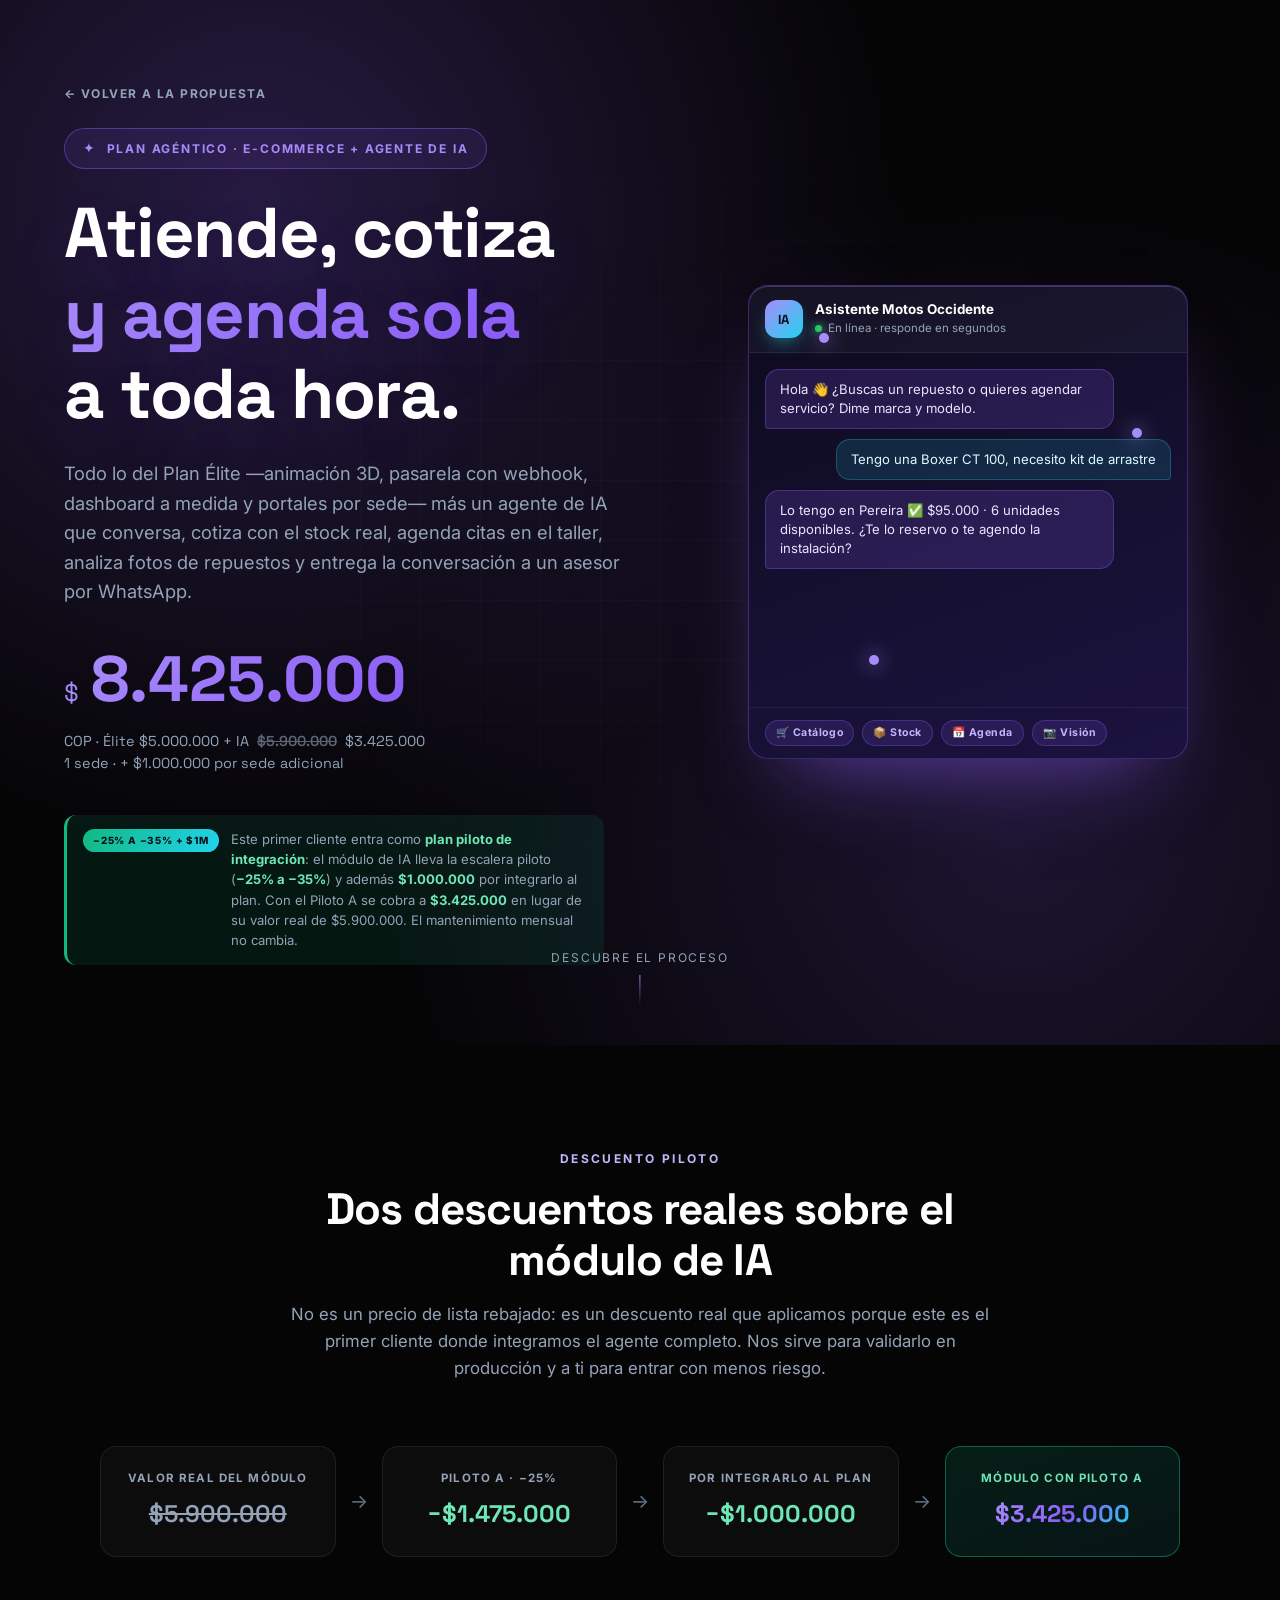
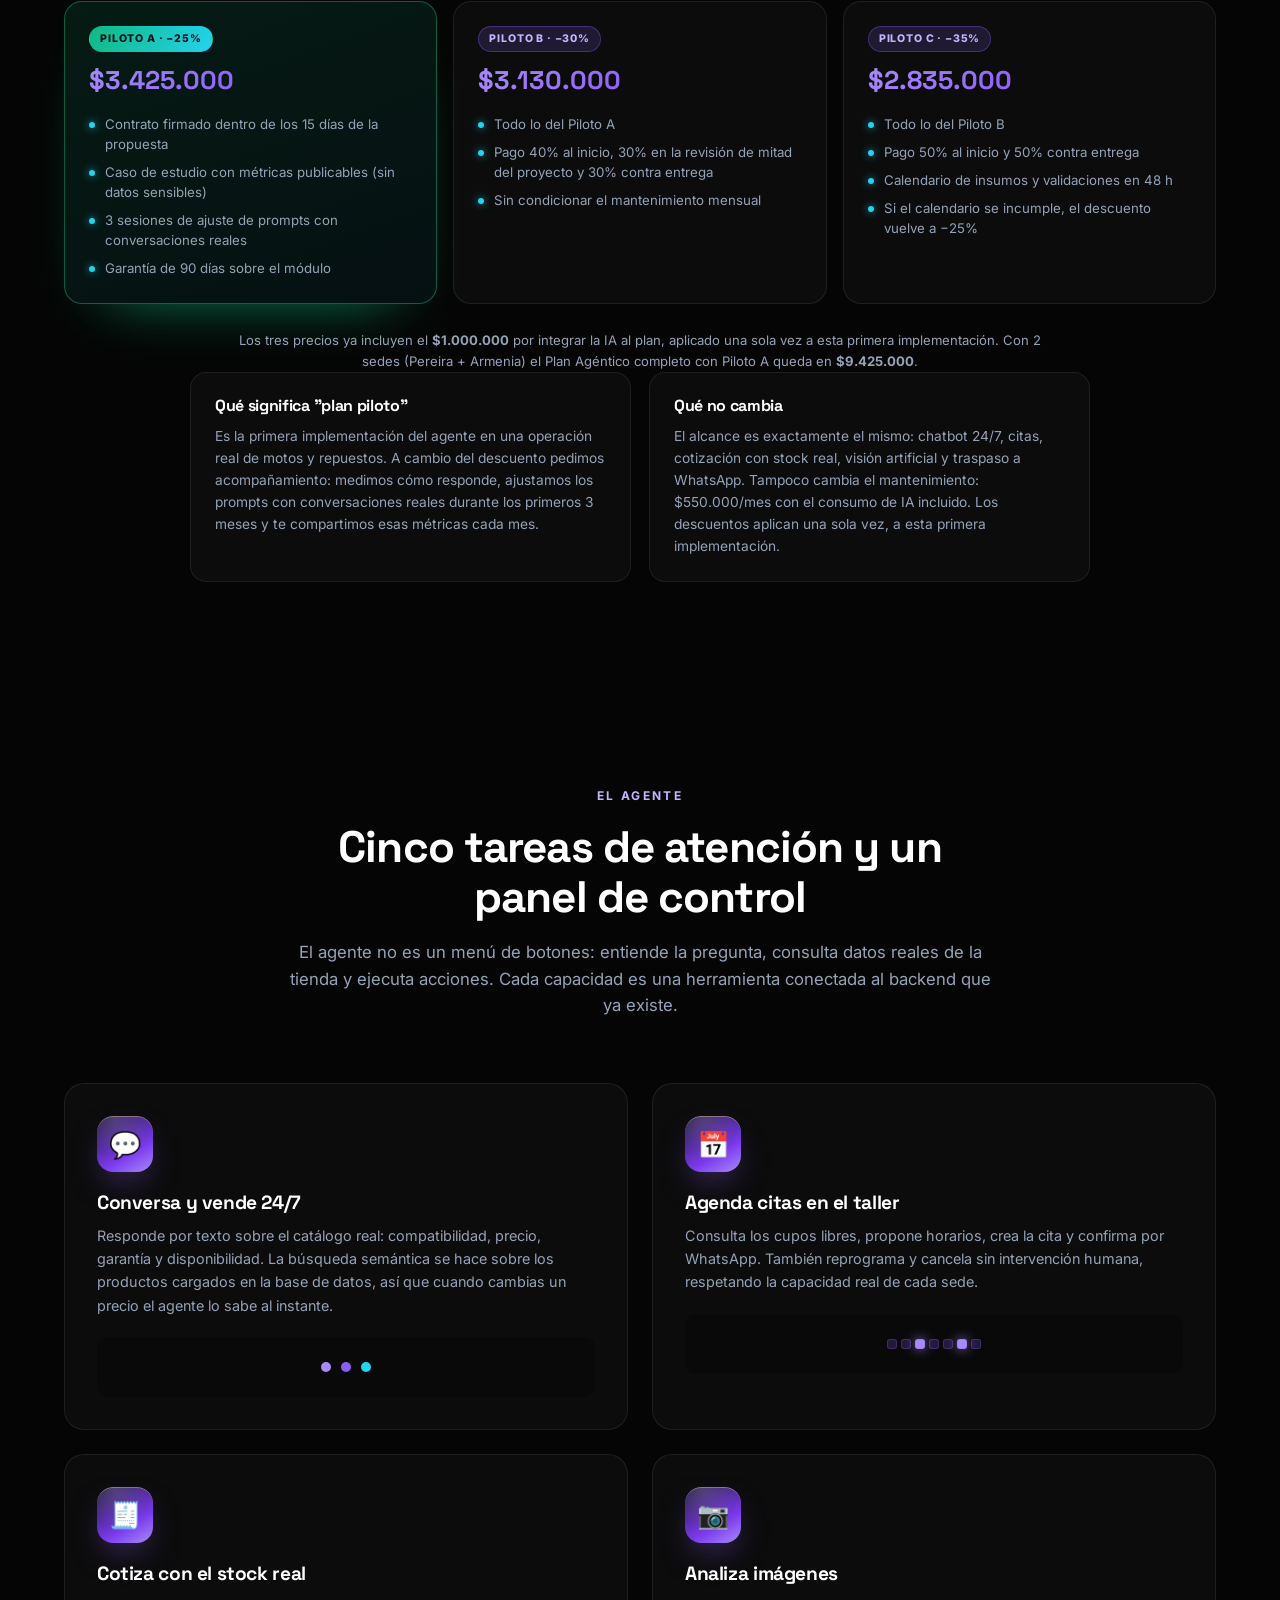
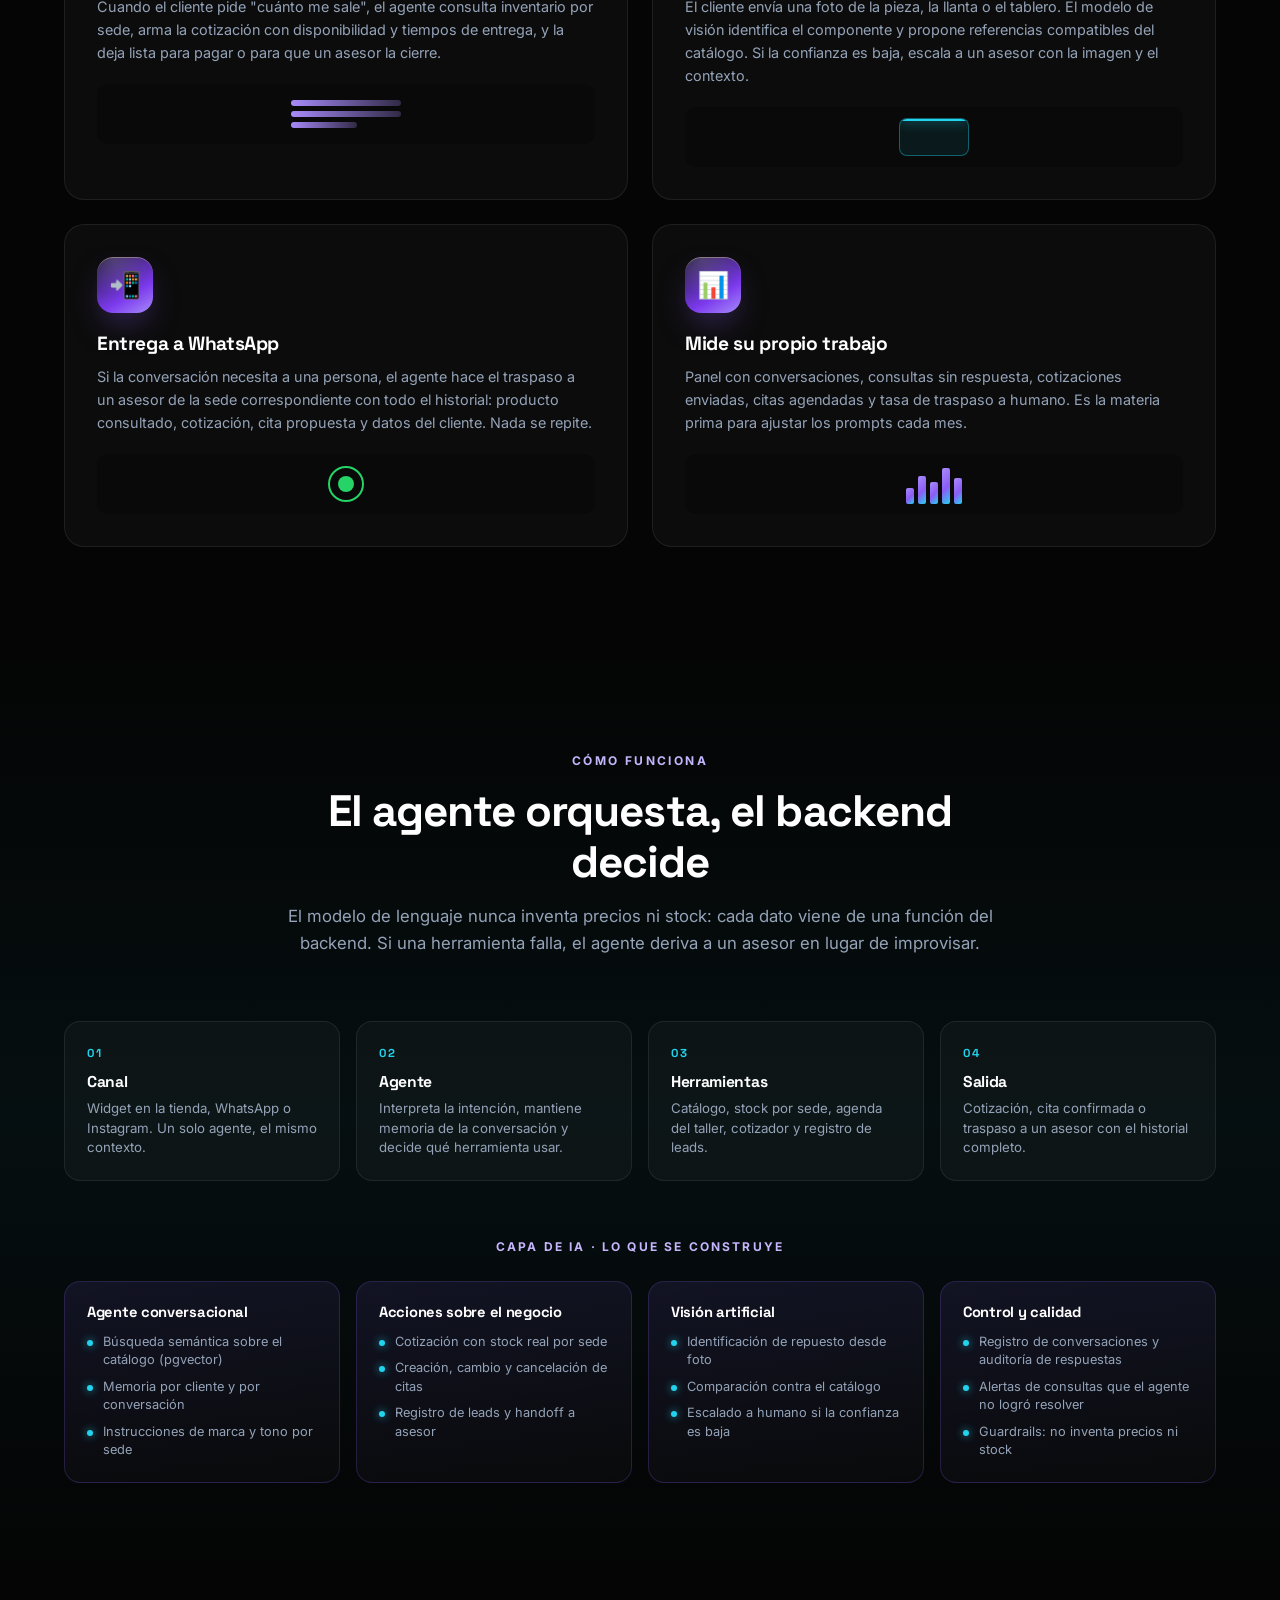
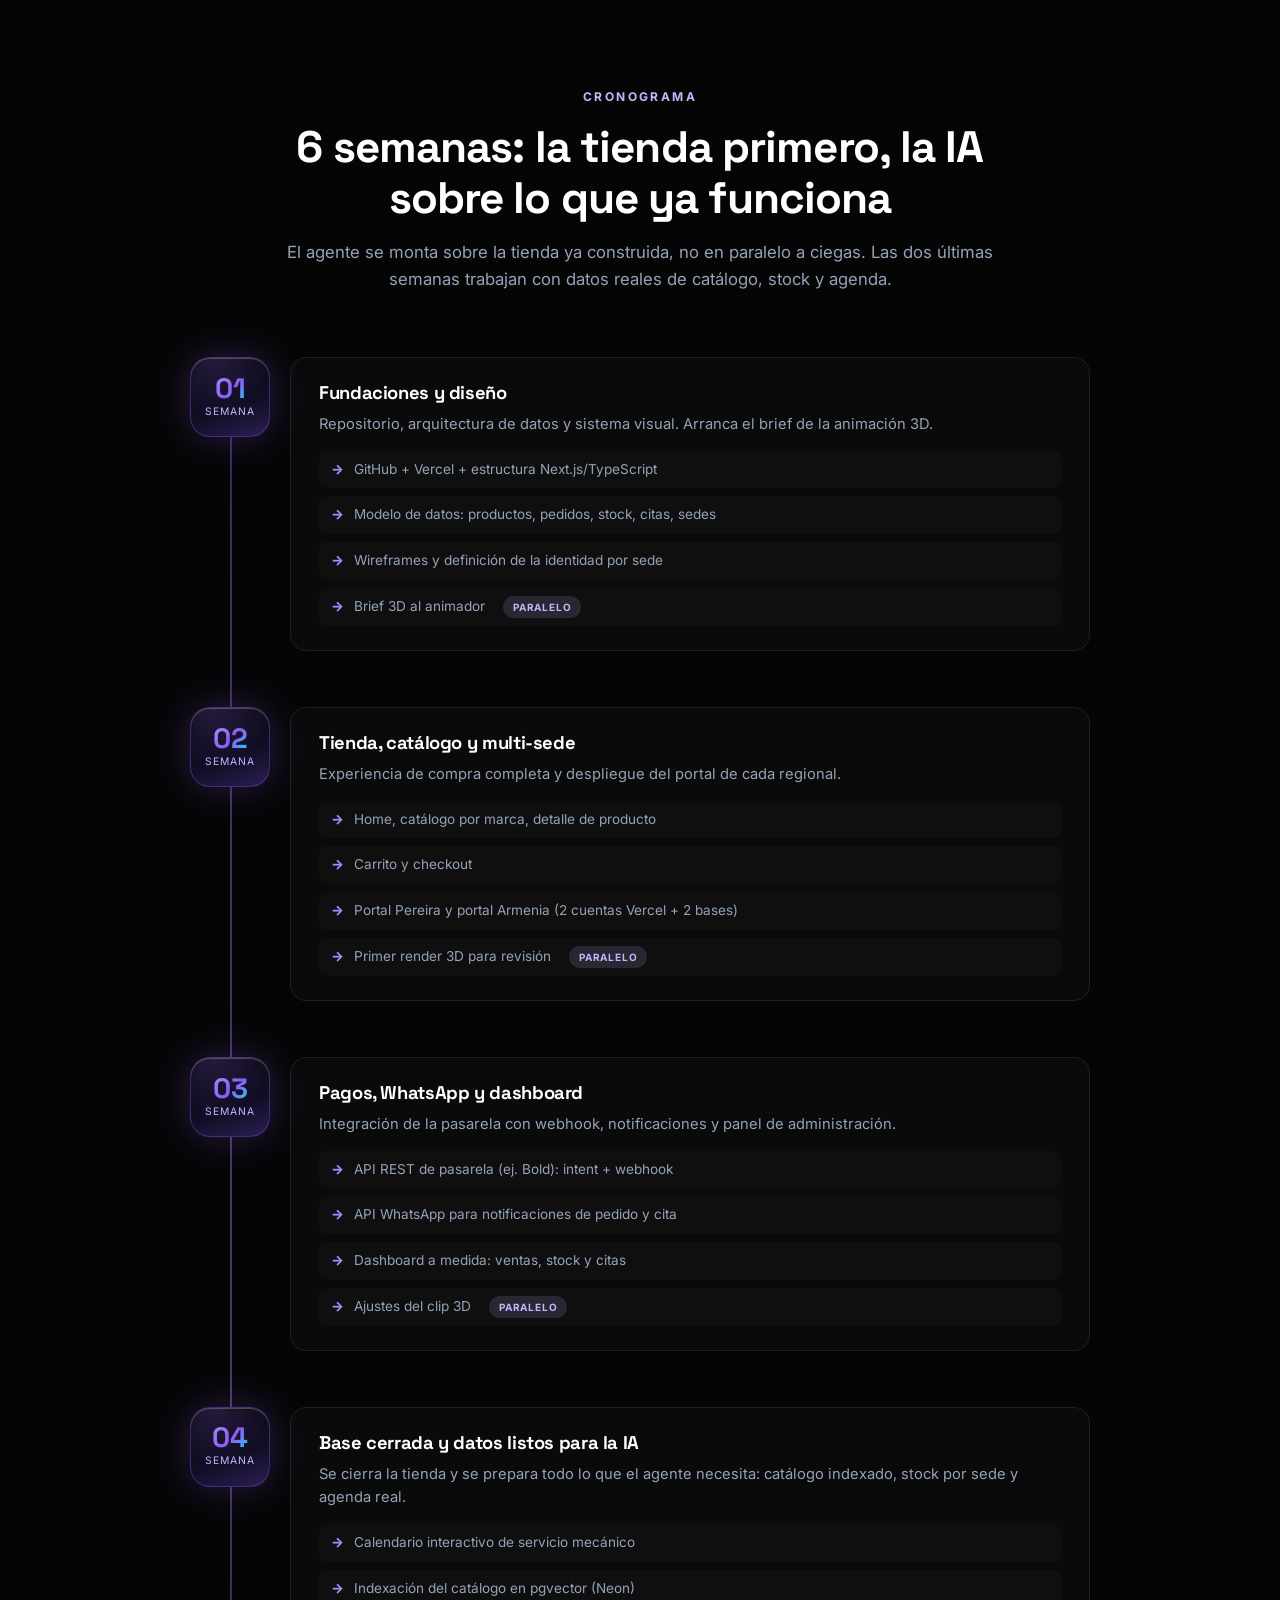
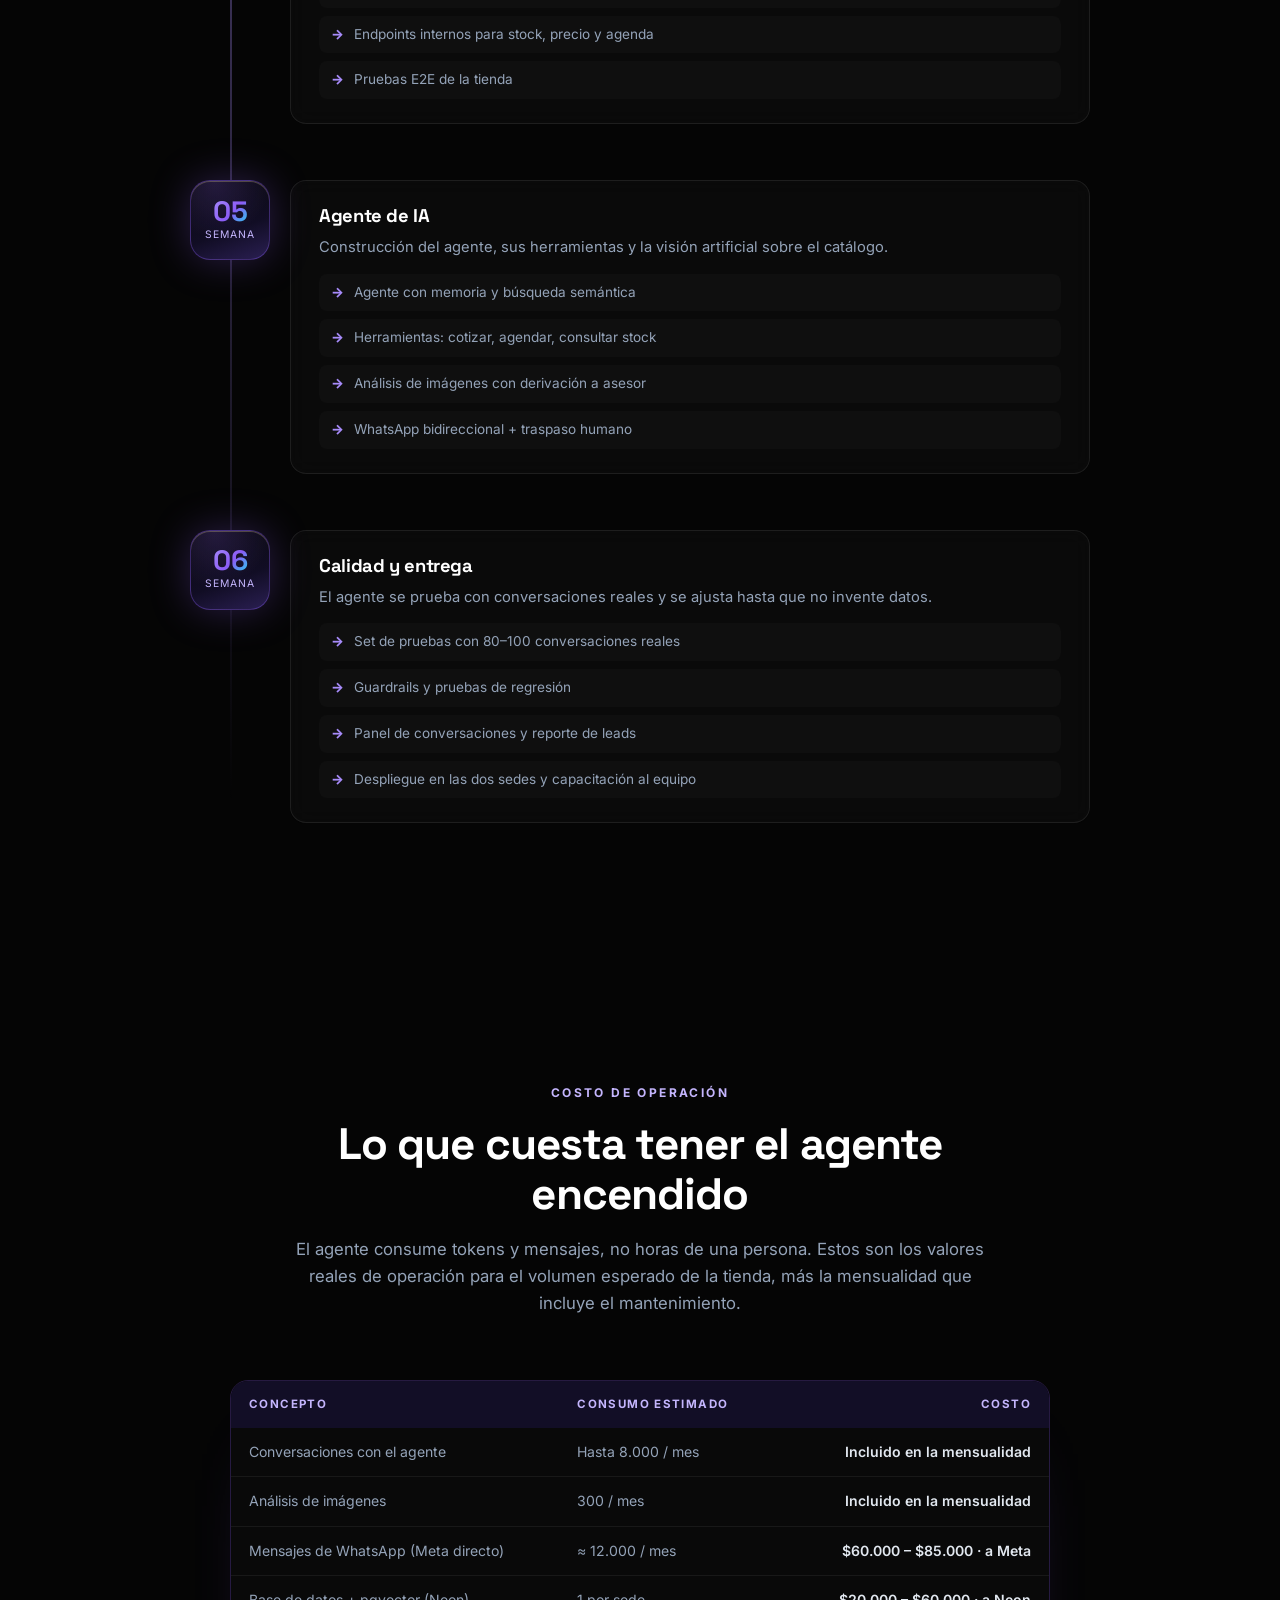
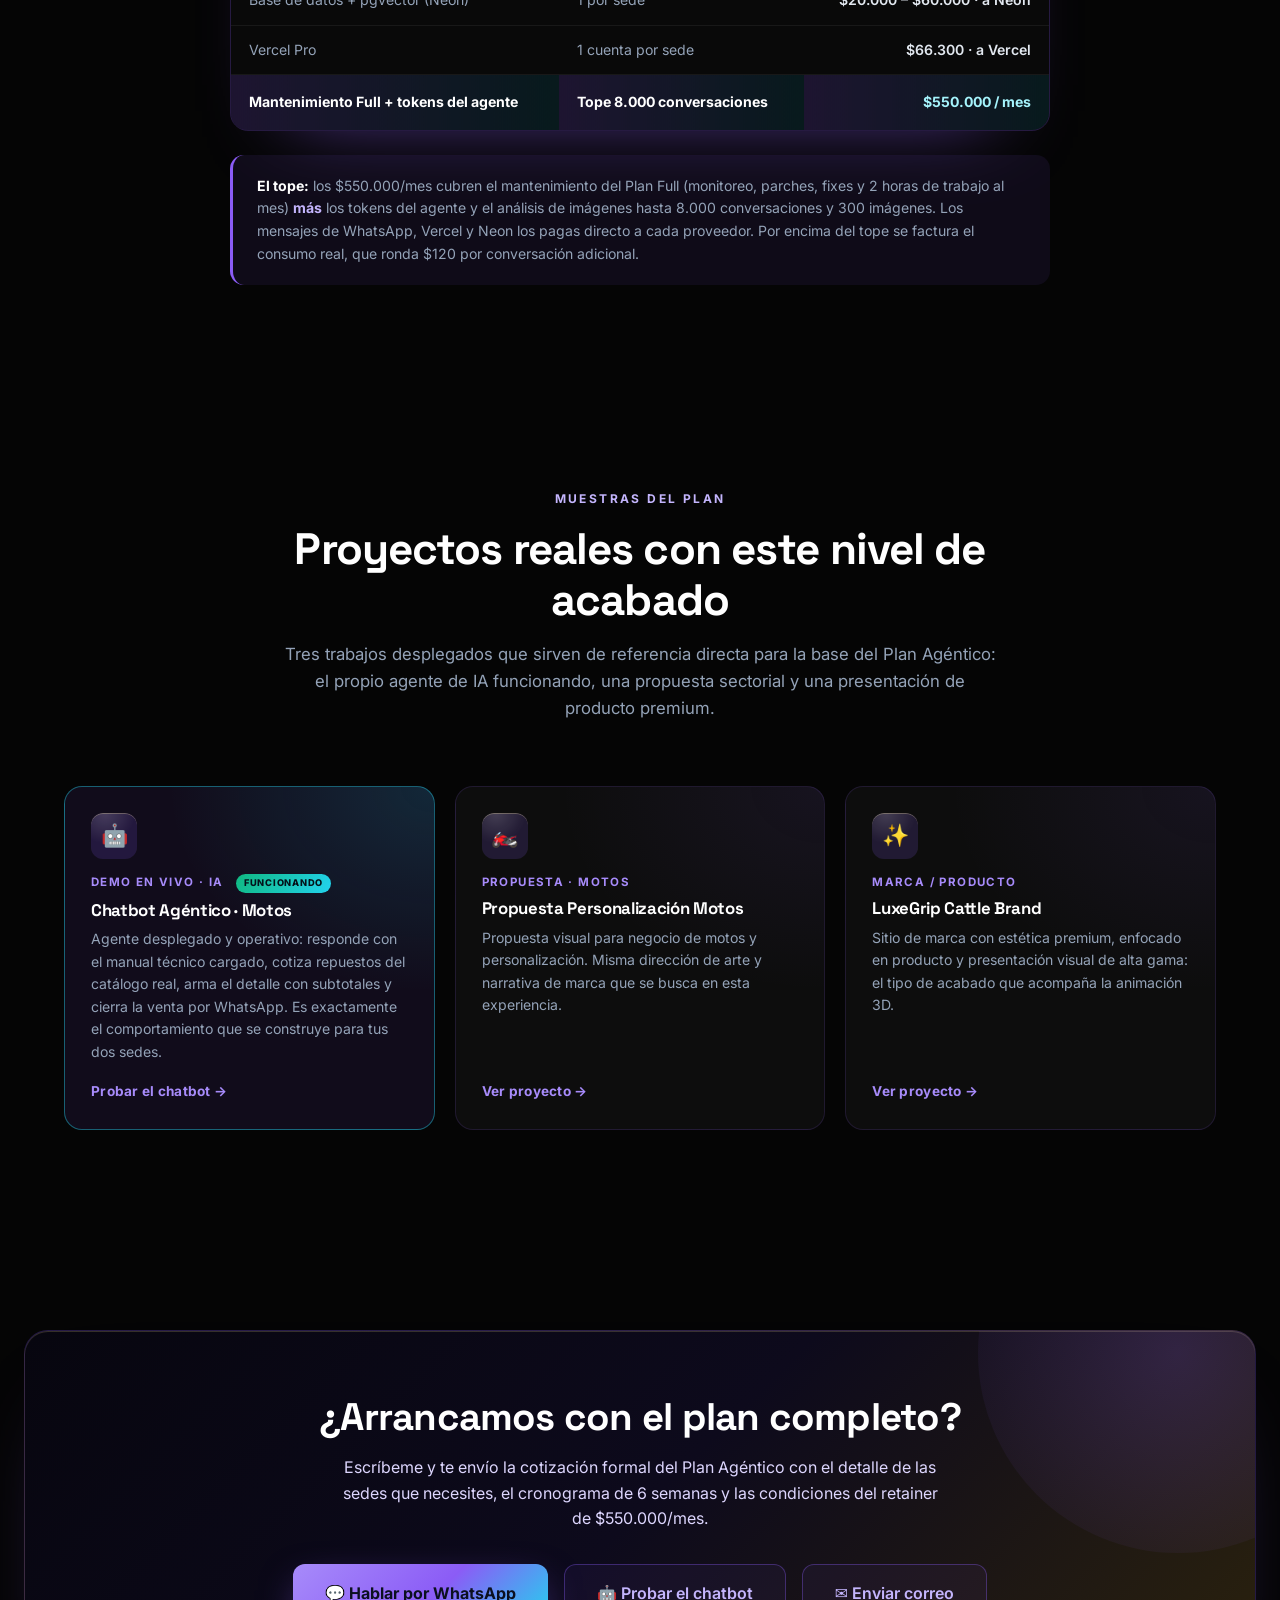
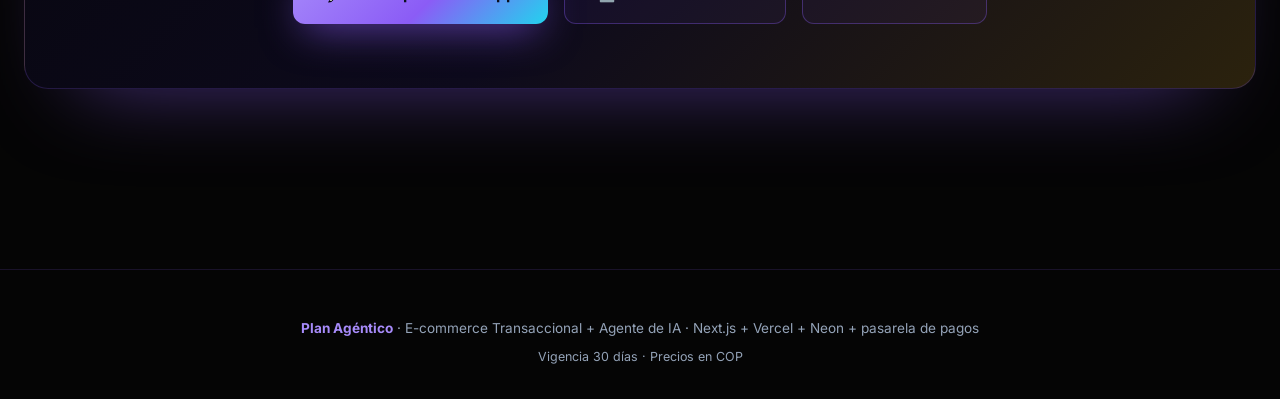
<file: planes/agentico.html>
<!DOCTYPE html>
<html lang="es">
<head>
<meta charset="UTF-8">
<meta name="viewport" content="width=device-width, initial-scale=1.0">
<title>Plan Agéntico · $8.425.000 COP | E-commerce + Agente de IA</title>
<link rel="preconnect" href="https://fonts.googleapis.com">
<link rel="preconnect" href="https://fonts.gstatic.com" crossorigin>
<link rel="icon" type="image/svg+xml" href="../assets/img/favicon.svg">
<link href="https://fonts.googleapis.com/css2?family=Inter:wght@300;400;500;600;700;800;900&family=Space+Grotesk:wght@500;600;700&display=swap" rel="stylesheet">
<link rel="stylesheet" href="../css/plan-agentico.css">
</head>
<body>

<canvas id="particles"></canvas>

<!-- ================= HERO ================= -->
<header class="hero">
  <div class="wrap">
    <div class="hero-grid">
      <div>
        <a href="../index.html#planes" class="back-link">← Volver a la propuesta</a>
        <div class="tier-badge">
          <span class="crown">✦</span>
          Plan Agéntico · E-commerce + Agente de IA
        </div>
        <h1>Atiende, cotiza<br><span class="gold-grad">y agenda sola</span><br>a toda hora.</h1>
        <p class="lead">Todo lo del Plan Élite —animación 3D, pasarela con webhook, dashboard a medida y portales por sede— más un agente de IA que conversa, cotiza con el stock real, agenda citas en el taller, analiza fotos de repuestos y entrega la conversación a un asesor por WhatsApp.</p>
        <div class="price-hero">
          <span class="cur">$</span>
          <span class="num">8.425.000</span>
          <span class="note">COP · Élite $5.000.000 + IA <s class="price-was">$5.900.000</s> $3.425.000<br>1 sede · + $1.000.000 por sede adicional</span>
        </div>
        <div class="pilot-note">
          <span class="pilot-badge">−25% a −35% + $1M</span>
          <div>Este primer cliente entra como <strong>plan piloto de integración</strong>: el módulo de IA lleva la escalera piloto (<strong>−25% a −35%</strong>) y además <strong>$1.000.000</strong> por integrarlo al plan. Con el Piloto A se cobra a <strong>$3.425.000</strong> en lugar de su valor real de $5.900.000. El mantenimiento mensual no cambia.</div>
        </div>
      </div>

      <div class="hero-visual">
        <div class="glow-ring"></div>
        <div class="chat-mock" id="agentChat">
          <div class="chat-head">
            <span class="chat-avatar">IA</span>
            <div class="chat-id">
              <strong>Asistente Motos Occidente</strong>
              <small><span class="live-dot"></span>En línea · responde en segundos</small>
            </div>
          </div>
          <div class="chat-body">
            <div class="bubble in">Hola 👋 ¿Buscas un repuesto o quieres agendar servicio? Dime marca y modelo.</div>
            <div class="bubble out">Tengo una Boxer CT 100, necesito kit de arrastre</div>
            <div class="bubble in">Lo tengo en Pereira ✅ $95.000 · 6 unidades disponibles. ¿Te lo reservo o te agendo la instalación?</div>
            <div class="bubble out">Agenda la instalación para el sábado</div>
            <div class="bubble in">Listo: sábado 9:00 a.m., sede Pereira. Te confirmo por WhatsApp 📲</div>
          </div>
          <div class="chat-tools">
            <span>🛒 Catálogo</span><span>📦 Stock</span><span>📅 Agenda</span><span>📷 Visión</span>
          </div>
        </div>
        <div class="payment-signals">
          <div class="signal"></div>
          <div class="signal"></div>
          <div class="signal"></div>
        </div>
      </div>
    </div>
    <div class="scroll-ind">
      <span>Descubre el proceso</span>
      <div class="arrow"></div>
    </div>
  </div>
</header>

<!-- ================= DESCUENTO PILOTO ================= -->
<section id="piloto">
  <div class="wrap">
    <div class="sec-head">
      <span class="sec-tag">Descuento piloto</span>
      <h2>Dos descuentos reales sobre el módulo de IA</h2>
      <p>No es un precio de lista rebajado: es un descuento real que aplicamos porque este es el primer cliente donde integramos el agente completo. Nos sirve para validarlo en producción y a ti para entrar con menos riesgo.</p>
    </div>

    <div class="pilot-math">
      <div class="pm-item">
        <span>Valor real del módulo</span>
        <b class="pm-was">$5.900.000</b>
      </div>
      <div class="pm-arrow" aria-hidden="true">→</div>
      <div class="pm-item">
        <span>Piloto A · −25%</span>
        <b class="pm-minus">−$1.475.000</b>
      </div>
      <div class="pm-arrow" aria-hidden="true">→</div>
      <div class="pm-item">
        <span>Por integrarlo al plan</span>
        <b class="pm-minus">−$1.000.000</b>
      </div>
      <div class="pm-arrow" aria-hidden="true">→</div>
      <div class="pm-item is-total">
        <span>Módulo con Piloto A</span>
        <b>$3.425.000</b>
      </div>
    </div>

    <div class="pilot-options">
      <article class="po-row is-on">
        <div class="po-head">
          <span class="po-tag">Piloto A · −25%</span>
          <b>$3.425.000</b>
        </div>
        <ul>
          <li>Contrato firmado dentro de los 15 días de la propuesta</li>
          <li>Caso de estudio con métricas publicables (sin datos sensibles)</li>
          <li>3 sesiones de ajuste de prompts con conversaciones reales</li>
          <li>Garantía de 90 días sobre el módulo</li>
        </ul>
      </article>

      <article class="po-row">
        <div class="po-head">
          <span class="po-tag">Piloto B · −30%</span>
          <b>$3.130.000</b>
        </div>
        <ul>
          <li>Todo lo del Piloto A</li>
          <li>Pago 40% al inicio, 30% en la revisión de mitad del proyecto y 30% contra entrega</li>
          <li>Sin condicionar el mantenimiento mensual</li>
        </ul>
      </article>

      <article class="po-row">
        <div class="po-head">
          <span class="po-tag">Piloto C · −35%</span>
          <b>$2.835.000</b>
        </div>
        <ul>
          <li>Todo lo del Piloto B</li>
          <li>Pago 50% al inicio y 50% contra entrega</li>
          <li>Calendario de insumos y validaciones en 48 h</li>
          <li>Si el calendario se incumple, el descuento vuelve a −25%</li>
        </ul>
      </article>
    </div>

    <p class="pilot-foot">Los tres precios ya incluyen el <strong>$1.000.000</strong> por integrar la IA al plan, aplicado una sola vez a esta primera implementación. Con 2 sedes (Pereira + Armenia) el Plan Agéntico completo con Piloto A queda en <strong>$9.425.000</strong>.</p>

    <div class="pilot-why">
      <div class="pw-card">
        <h3>Qué significa "plan piloto"</h3>
        <p>Es la primera implementación del agente en una operación real de motos y repuestos. A cambio del descuento pedimos acompañamiento: medimos cómo responde, ajustamos los prompts con conversaciones reales durante los primeros 3 meses y te compartimos esas métricas cada mes.</p>
      </div>
      <div class="pw-card">
        <h3>Qué no cambia</h3>
        <p>El alcance es exactamente el mismo: chatbot 24/7, citas, cotización con stock real, visión artificial y traspaso a WhatsApp. Tampoco cambia el mantenimiento: $550.000/mes con el consumo de IA incluido. Los descuentos aplican una sola vez, a esta primera implementación.</p>
      </div>
    </div>
  </div>
</section>

<!-- ================= QUÉ HACE EL AGENTE ================= -->
<section>
  <div class="wrap">
    <div class="sec-head">
      <span class="sec-tag">El agente</span>
      <h2>Cinco tareas de atención y un panel de control</h2>
      <p>El agente no es un menú de botones: entiende la pregunta, consulta datos reales de la tienda y ejecuta acciones. Cada capacidad es una herramienta conectada al backend que ya existe.</p>
    </div>

    <div class="process-grid">
      <div class="process-card">
        <div class="process-icon">💬</div>
        <h3>Conversa y vende 24/7</h3>
        <p>Responde por texto sobre el catálogo real: compatibilidad, precio, garantía y disponibilidad. La búsqueda semántica se hace sobre los productos cargados en la base de datos, así que cuando cambias un precio el agente lo sabe al instante.</p>
        <div class="mini-vis"><div class="flow-dots"><span></span><span></span><span></span></div></div>
      </div>
      <div class="process-card">
        <div class="process-icon">📅</div>
        <h3>Agenda citas en el taller</h3>
        <p>Consulta los cupos libres, propone horarios, crea la cita y confirma por WhatsApp. También reprograma y cancela sin intervención humana, respetando la capacidad real de cada sede.</p>
        <div class="mini-vis"><div class="cal-mini"><span></span><span></span><span class="on"></span><span></span><span></span><span class="on"></span><span></span></div></div>
      </div>
      <div class="process-card">
        <div class="process-icon">🧾</div>
        <h3>Cotiza con el stock real</h3>
        <p>Cuando el cliente pide "cuánto me sale", el agente consulta inventario por sede, arma la cotización con disponibilidad y tiempos de entrega, y la deja lista para pagar o para que un asesor la cierre.</p>
        <div class="mini-vis"><div class="quote-mini"><span class="bar"></span><span class="bar"></span><span class="bar short"></span></div></div>
      </div>
      <div class="process-card">
        <div class="process-icon">📷</div>
        <h3>Analiza imágenes</h3>
        <p>El cliente envía una foto de la pieza, la llanta o el tablero. El modelo de visión identifica el componente y propone referencias compatibles del catálogo. Si la confianza es baja, escala a un asesor con la imagen y el contexto.</p>
        <div class="mini-vis"><div class="scan-mini"><span class="line"></span></div></div>
      </div>
      <div class="process-card">
        <div class="process-icon">📲</div>
        <h3>Entrega a WhatsApp</h3>
        <p>Si la conversación necesita a una persona, el agente hace el traspaso a un asesor de la sede correspondiente con todo el historial: producto consultado, cotización, cita propuesta y datos del cliente. Nada se repite.</p>
        <div class="mini-vis"><div class="wa-ring"></div></div>
      </div>
      <div class="process-card">
        <div class="process-icon">📊</div>
        <h3>Mide su propio trabajo</h3>
        <p>Panel con conversaciones, consultas sin respuesta, cotizaciones enviadas, citas agendadas y tasa de traspaso a humano. Es la materia prima para ajustar los prompts cada mes.</p>
        <div class="mini-vis">
          <div class="dash-bars"><span></span><span></span><span></span><span></span><span></span></div>
        </div>
      </div>
    </div>
  </div>
</section>

<!-- ================= ARQUITECTURA ================= -->
<section style="background:linear-gradient(to bottom,transparent,rgba(34,211,238,.05),transparent)">
  <div class="wrap">
    <div class="sec-head">
      <span class="sec-tag">Cómo funciona</span>
      <h2>El agente orquesta, el backend decide</h2>
      <p>El modelo de lenguaje nunca inventa precios ni stock: cada dato viene de una función del backend. Si una herramienta falla, el agente deriva a un asesor en lugar de improvisar.</p>
    </div>

    <div class="flow-grid">
      <div class="flow-step">
        <span class="flow-n">01</span>
        <h4>Canal</h4>
        <p>Widget en la tienda, WhatsApp o Instagram. Un solo agente, el mismo contexto.</p>
      </div>
      <div class="flow-step">
        <span class="flow-n">02</span>
        <h4>Agente</h4>
        <p>Interpreta la intención, mantiene memoria de la conversación y decide qué herramienta usar.</p>
      </div>
      <div class="flow-step">
        <span class="flow-n">03</span>
        <h4>Herramientas</h4>
        <p>Catálogo, stock por sede, agenda del taller, cotizador y registro de leads.</p>
      </div>
      <div class="flow-step">
        <span class="flow-n">04</span>
        <h4>Salida</h4>
        <p>Cotización, cita confirmada o traspaso a un asesor con el historial completo.</p>
      </div>
    </div>

    <div class="cap-title">Capa de IA · lo que se construye</div>
    <div class="cap-grid">
      <div class="cap-card">
        <h4>Agente conversacional</h4>
        <ul>
          <li>Búsqueda semántica sobre el catálogo (pgvector)</li>
          <li>Memoria por cliente y por conversación</li>
          <li>Instrucciones de marca y tono por sede</li>
        </ul>
      </div>
      <div class="cap-card">
        <h4>Acciones sobre el negocio</h4>
        <ul>
          <li>Cotización con stock real por sede</li>
          <li>Creación, cambio y cancelación de citas</li>
          <li>Registro de leads y handoff a asesor</li>
        </ul>
      </div>
      <div class="cap-card">
        <h4>Visión artificial</h4>
        <ul>
          <li>Identificación de repuesto desde foto</li>
          <li>Comparación contra el catálogo</li>
          <li>Escalado a humano si la confianza es baja</li>
        </ul>
      </div>
      <div class="cap-card">
        <h4>Control y calidad</h4>
        <ul>
          <li>Registro de conversaciones y auditoría de respuestas</li>
          <li>Alertas de consultas que el agente no logró resolver</li>
          <li>Guardrails: no inventa precios ni stock</li>
        </ul>
      </div>
    </div>
  </div>
</section>

<!-- ================= TIMELINE ================= -->
<section>
  <div class="wrap">
    <div class="sec-head">
      <span class="sec-tag">Cronograma</span>
      <h2>6 semanas: la tienda primero, la IA sobre lo que ya funciona</h2>
      <p>El agente se monta sobre la tienda ya construida, no en paralelo a ciegas. Las dos últimas semanas trabajan con datos reales de catálogo, stock y agenda.</p>
    </div>

    <div class="timeline">
      <div class="week">
        <div class="week-num"><span class="n">01</span><span class="l">Semana</span></div>
        <div class="week-body">
          <h3>Fundaciones y diseño</h3>
          <p>Repositorio, arquitectura de datos y sistema visual. Arranca el brief de la animación 3D.</p>
          <ul class="task-list">
            <li>GitHub + Vercel + estructura Next.js/TypeScript</li>
            <li>Modelo de datos: productos, pedidos, stock, citas, sedes</li>
            <li>Wireframes y definición de la identidad por sede</li>
            <li>Brief 3D al animador <span class="parallel-tag">Paralelo</span></li>
          </ul>
        </div>
      </div>

      <div class="week">
        <div class="week-num"><span class="n">02</span><span class="l">Semana</span></div>
        <div class="week-body">
          <h3>Tienda, catálogo y multi-sede</h3>
          <p>Experiencia de compra completa y despliegue del portal de cada regional.</p>
          <ul class="task-list">
            <li>Home, catálogo por marca, detalle de producto</li>
            <li>Carrito y checkout</li>
            <li>Portal Pereira y portal Armenia (2 cuentas Vercel + 2 bases)</li>
            <li>Primer render 3D para revisión <span class="parallel-tag">Paralelo</span></li>
          </ul>
        </div>
      </div>

      <div class="week">
        <div class="week-num"><span class="n">03</span><span class="l">Semana</span></div>
        <div class="week-body">
          <h3>Pagos, WhatsApp y dashboard</h3>
          <p>Integración de la pasarela con webhook, notificaciones y panel de administración.</p>
          <ul class="task-list">
            <li>API REST de pasarela (ej. Bold): intent + webhook</li>
            <li>API WhatsApp para notificaciones de pedido y cita</li>
            <li>Dashboard a medida: ventas, stock y citas</li>
            <li>Ajustes del clip 3D <span class="parallel-tag">Paralelo</span></li>
          </ul>
        </div>
      </div>

      <div class="week">
        <div class="week-num"><span class="n">04</span><span class="l">Semana</span></div>
        <div class="week-body">
          <h3>Base cerrada y datos listos para la IA</h3>
          <p>Se cierra la tienda y se prepara todo lo que el agente necesita: catálogo indexado, stock por sede y agenda real.</p>
          <ul class="task-list">
            <li>Calendario interactivo de servicio mecánico</li>
            <li>Indexación del catálogo en pgvector (Neon)</li>
            <li>Endpoints internos para stock, precio y agenda</li>
            <li>Pruebas E2E de la tienda</li>
          </ul>
        </div>
      </div>

      <div class="week">
        <div class="week-num"><span class="n">05</span><span class="l">Semana</span></div>
        <div class="week-body">
          <h3>Agente de IA</h3>
          <p>Construcción del agente, sus herramientas y la visión artificial sobre el catálogo.</p>
          <ul class="task-list">
            <li>Agente con memoria y búsqueda semántica</li>
            <li>Herramientas: cotizar, agendar, consultar stock</li>
            <li>Análisis de imágenes con derivación a asesor</li>
            <li>WhatsApp bidireccional + traspaso humano</li>
          </ul>
        </div>
      </div>

      <div class="week">
        <div class="week-num"><span class="n">06</span><span class="l">Semana</span></div>
        <div class="week-body">
          <h3>Calidad y entrega</h3>
          <p>El agente se prueba con conversaciones reales y se ajusta hasta que no invente datos.</p>
          <ul class="task-list">
            <li>Set de pruebas con 80–100 conversaciones reales</li>
            <li>Guardrails y pruebas de regresión</li>
            <li>Panel de conversaciones y reporte de leads</li>
            <li>Despliegue en las dos sedes y capacitación al equipo</li>
          </ul>
        </div>
      </div>
    </div>
  </div>
</section>

<!-- ================= COSTOS MENSUALES ================= -->
<section>
  <div class="wrap">
    <div class="sec-head">
      <span class="sec-tag">Costo de operación</span>
      <h2>Lo que cuesta tener el agente encendido</h2>
      <p>El agente consume tokens y mensajes, no horas de una persona. Estos son los valores reales de operación para el volumen esperado de la tienda, más la mensualidad que incluye el mantenimiento.</p>
    </div>

    <div class="cost-table-wrap">
      <table class="cost-table">
        <thead>
          <tr><th>Concepto</th><th>Consumo estimado</th><th>Costo</th></tr>
        </thead>
        <tbody>
          <tr><td>Conversaciones con el agente</td><td>Hasta 8.000 / mes</td><td>Incluido en la mensualidad</td></tr>
          <tr><td>Análisis de imágenes</td><td>300 / mes</td><td>Incluido en la mensualidad</td></tr>
          <tr><td>Mensajes de WhatsApp (Meta directo)</td><td>≈ 12.000 / mes</td><td>$60.000 – $85.000 · a Meta</td></tr>
          <tr><td>Base de datos + pgvector (Neon)</td><td>1 por sede</td><td>$20.000 – $60.000 · a Neon</td></tr>
          <tr><td>Vercel Pro</td><td>1 cuenta por sede</td><td>$66.300 · a Vercel</td></tr>
          <tr class="sum"><td>Mantenimiento Full + tokens del agente</td><td>Tope 8.000 conversaciones</td><td>$550.000 / mes</td></tr>
        </tbody>
      </table>
    </div>

    <div class="cost-note">
      <strong>El tope:</strong> los $550.000/mes cubren el mantenimiento del Plan Full (monitoreo, parches, fixes y 2 horas de trabajo al mes) <strong style="color:#c4b5fd">más</strong> los tokens del agente y el análisis de imágenes hasta 8.000 conversaciones y 300 imágenes. Los mensajes de WhatsApp, Vercel y Neon los pagas directo a cada proveedor. Por encima del tope se factura el consumo real, que ronda $120 por conversación adicional.
    </div>
  </div>
</section>

<!-- ================= MUESTRAS DEL PLAN ================= -->
<section id="muestras">
  <div class="wrap">
    <div class="sec-head">
      <span class="sec-tag">Muestras del plan</span>
      <h2>Proyectos reales con este nivel de acabado</h2>
      <p>Tres trabajos desplegados que sirven de referencia directa para la base del Plan Agéntico: el propio agente de IA funcionando, una propuesta sectorial y una presentación de producto premium.</p>
    </div>

    <div class="samples-grid">
      <a class="sample-card is-live" href="https://shoyosb-maker.github.io/chatbot-agentico-/" target="_blank" rel="noopener">
        <div class="sample-icon">🤖</div>
        <div class="sample-cat">Demo en vivo · IA <span class="sample-live">Funcionando</span></div>
        <h3>Chatbot Agéntico · Motos</h3>
        <p>Agente desplegado y operativo: responde con el manual técnico cargado, cotiza repuestos del catálogo real, arma el detalle con subtotales y cierra la venta por WhatsApp. Es exactamente el comportamiento que se construye para tus dos sedes.</p>
        <span class="sample-more">Probar el chatbot →</span>
      </a>
      <a class="sample-card" href="https://shoyosb-maker.github.io/propuesta-personalizaci-n-motos/" target="_blank" rel="noopener">
        <div class="sample-icon">🏍️</div>
        <div class="sample-cat">Propuesta · Motos</div>
        <h3>Propuesta Personalización Motos</h3>
        <p>Propuesta visual para negocio de motos y personalización. Misma dirección de arte y narrativa de marca que se busca en esta experiencia.</p>
        <span class="sample-more">Ver proyecto →</span>
      </a>
      <a class="sample-card" href="https://shoyosb-maker.github.io/luxegripcattlebrand/" target="_blank" rel="noopener">
        <div class="sample-icon">✨</div>
        <div class="sample-cat">Marca / producto</div>
        <h3>LuxeGrip Cattle Brand</h3>
        <p>Sitio de marca con estética premium, enfocado en producto y presentación visual de alta gama: el tipo de acabado que acompaña la animación 3D.</p>
        <span class="sample-more">Ver proyecto →</span>
      </a>
    </div>
  </div>
</section>

<!-- ================= CTA ================= -->
<section>
  <div class="cta-section">
    <h2>¿Arrancamos con el plan completo?</h2>
    <p>Escríbeme y te envío la cotización formal del Plan Agéntico con el detalle de las sedes que necesites, el cronograma de 6 semanas y las condiciones del retainer de $550.000/mes.</p>
    <div class="cta-btns">
      <a href="https://wa.me/573177366474?text=Hola%2C%20me%20interesa%20el%20Plan%20Ag%C3%A9ntico%20desde%20%248.425.000%20con%20el%20descuento%20piloto" target="_blank" class="btn-gold">
        💬 Hablar por WhatsApp
      </a>
      <a href="https://shoyosb-maker.github.io/chatbot-agentico-/" target="_blank" rel="noopener" class="btn-ghost">
        🤖 Probar el chatbot
      </a>
      <a href="mailto:shoyosb@gmail.com?subject=Inter%C3%A9s%20Plan%20Ag%C3%A9ntico" class="btn-ghost">
        ✉️ Enviar correo
      </a>
    </div>
  </div>
</section>

<footer>
  <div class="wrap">
    <p><strong>Plan Agéntico</strong> · E-commerce Transaccional + Agente de IA · Next.js + Vercel + Neon + pasarela de pagos</p>
    <p style="margin-top:8px;font-size:.78rem">Vigencia 30 días · Precios en COP</p>
  </div>
</footer>

<script src="../js/plan-agentico.js"></script>

</body>
</html>
</file>
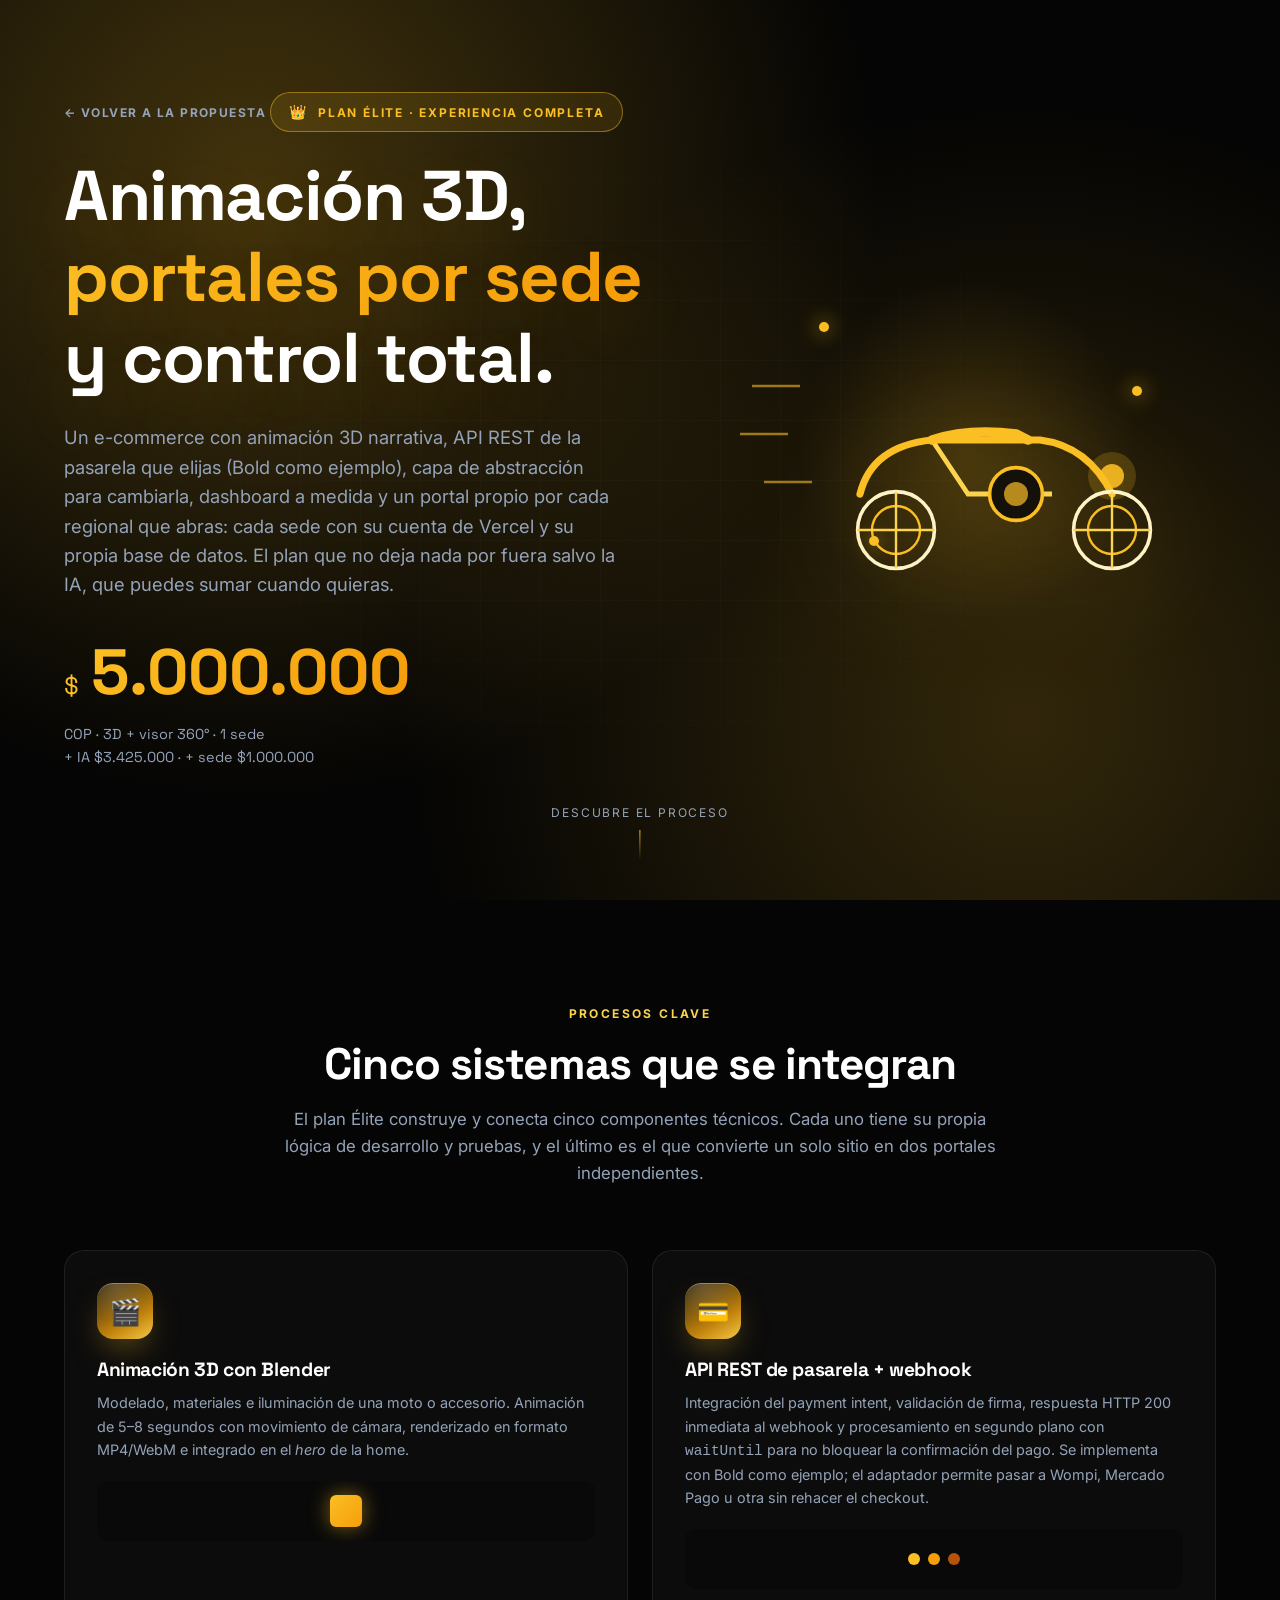
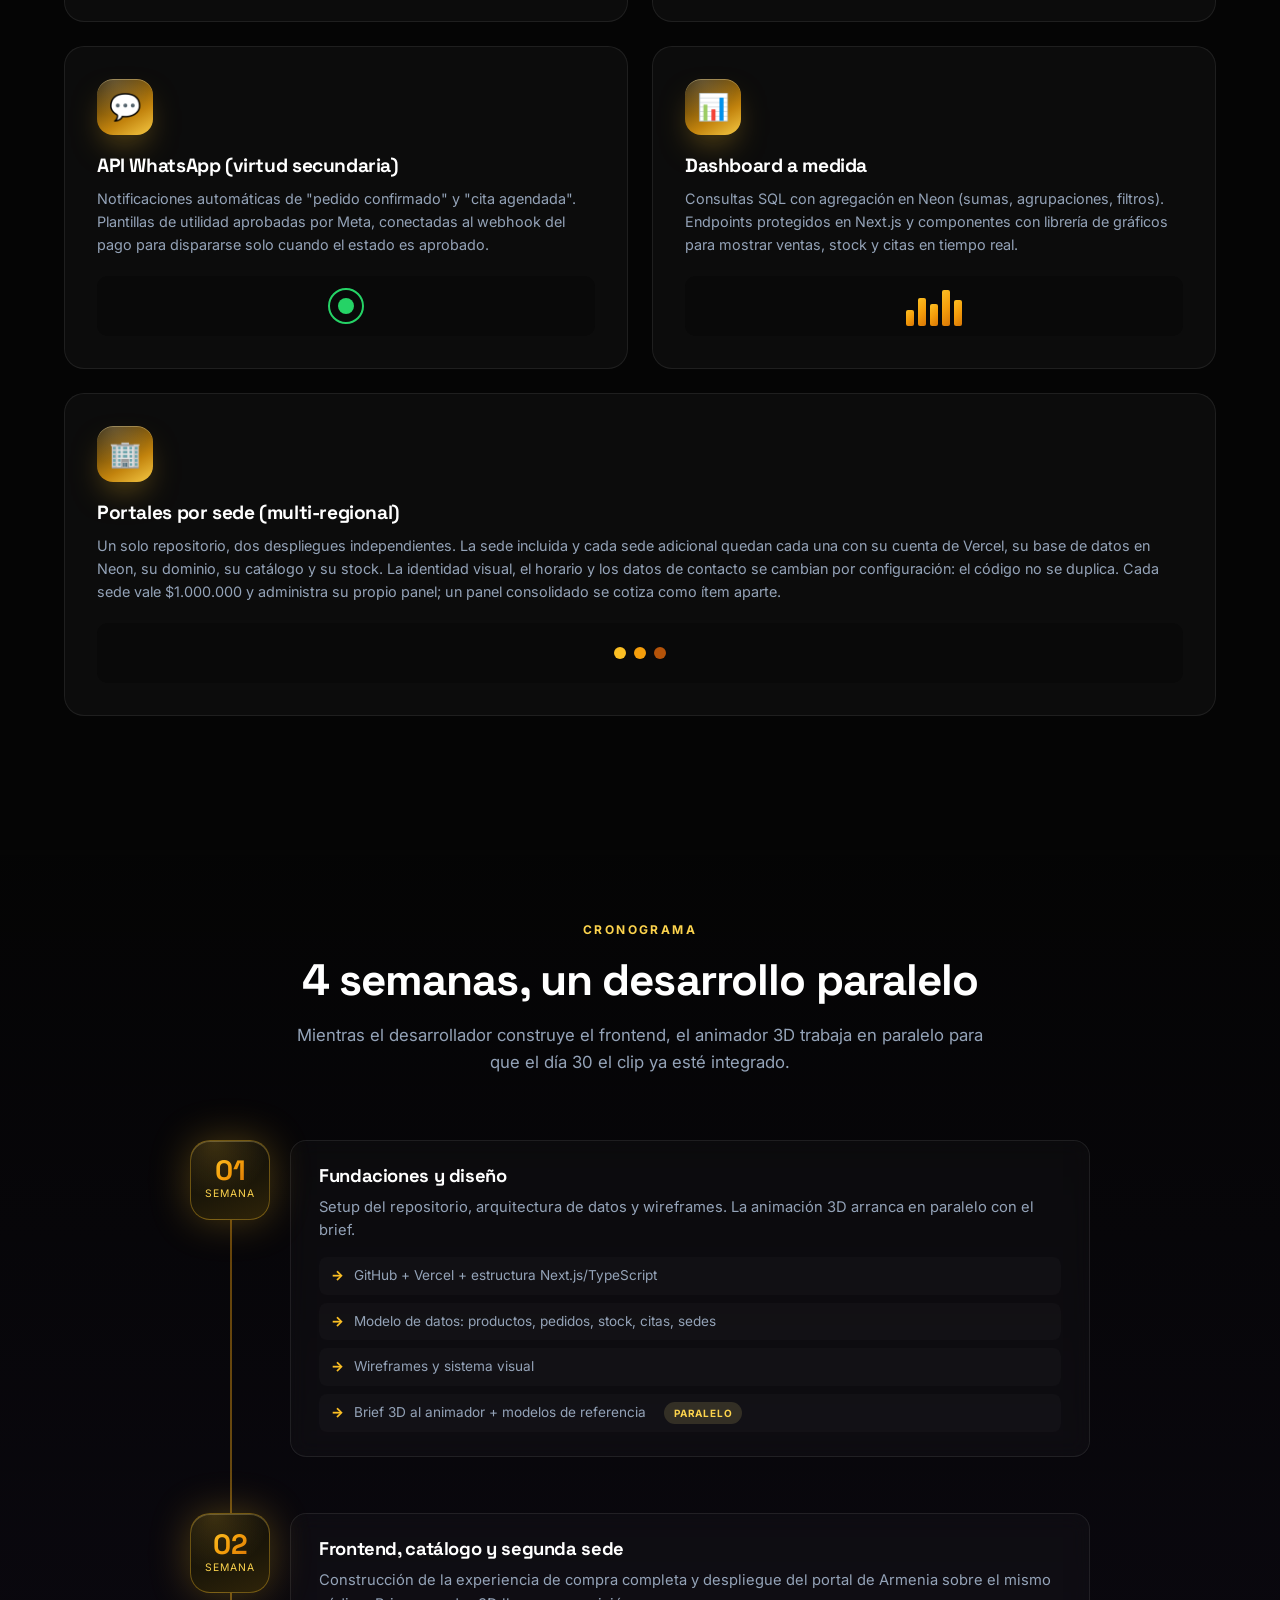
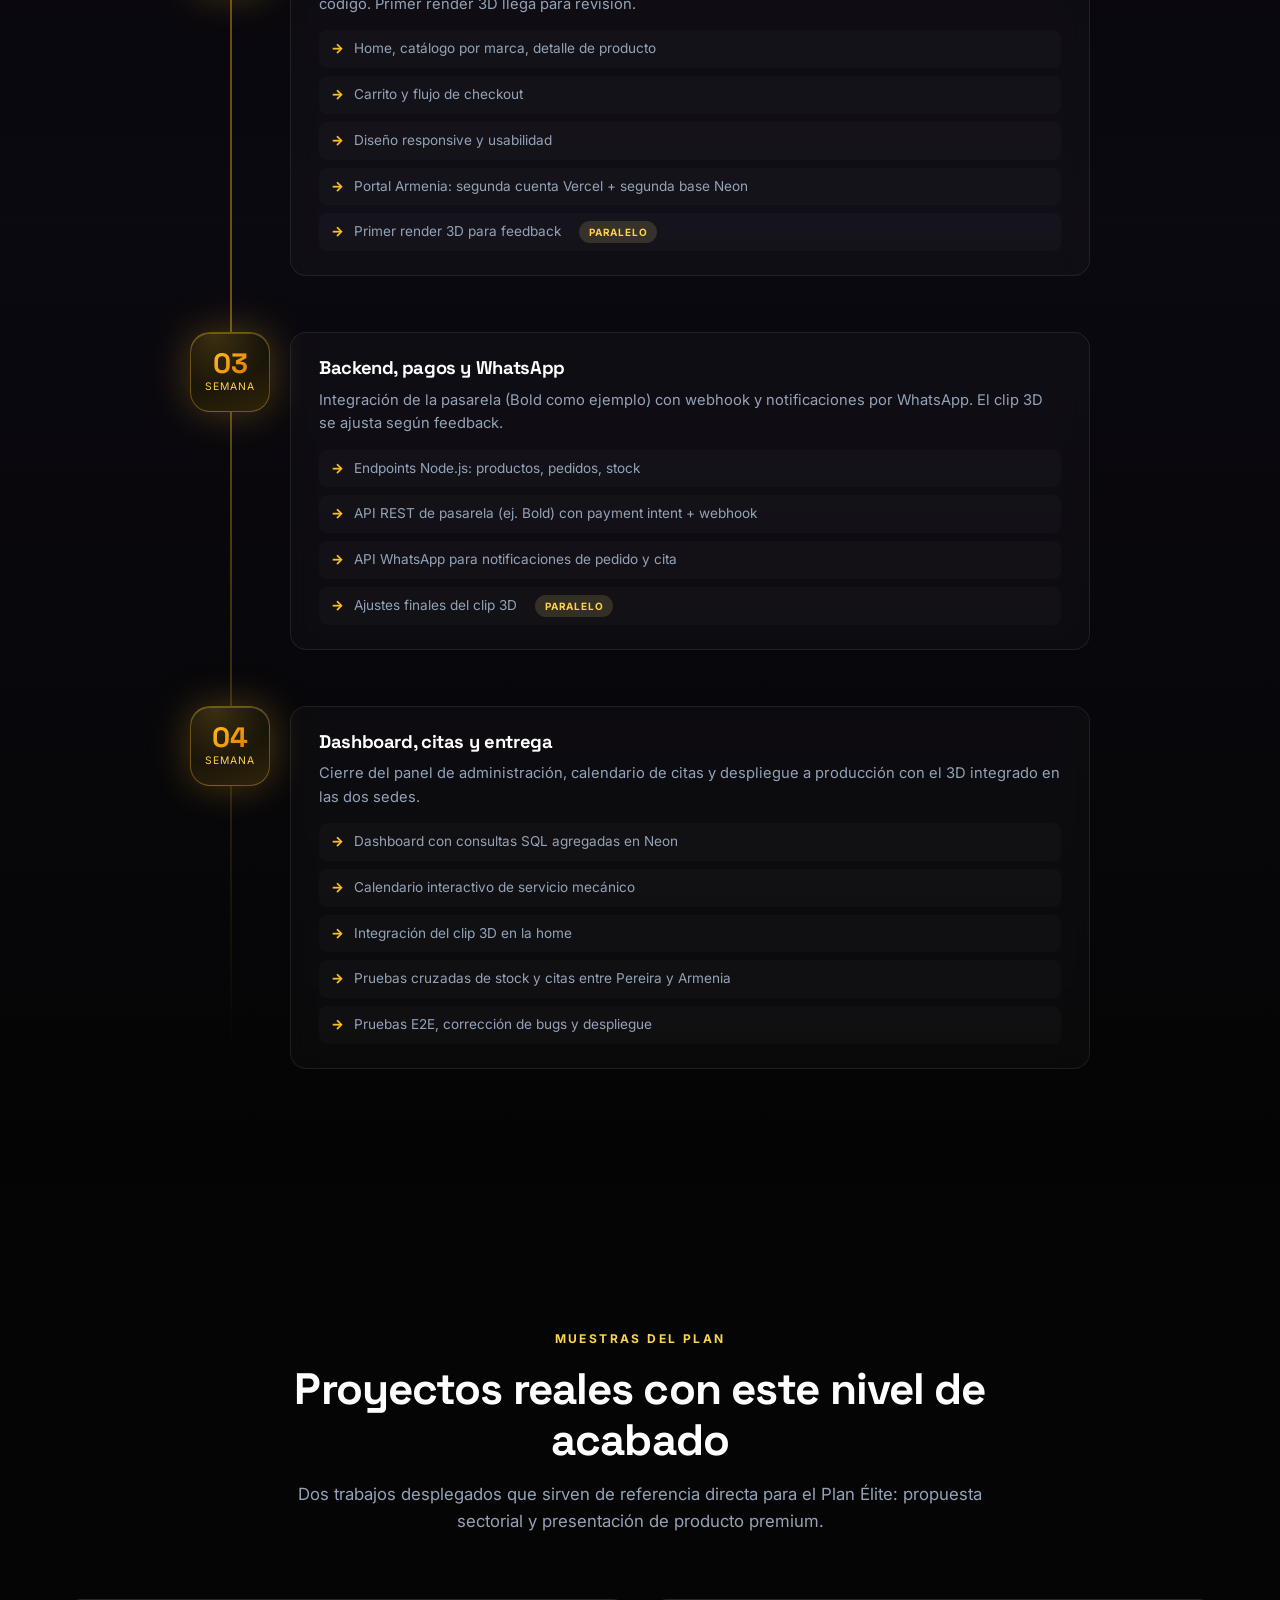
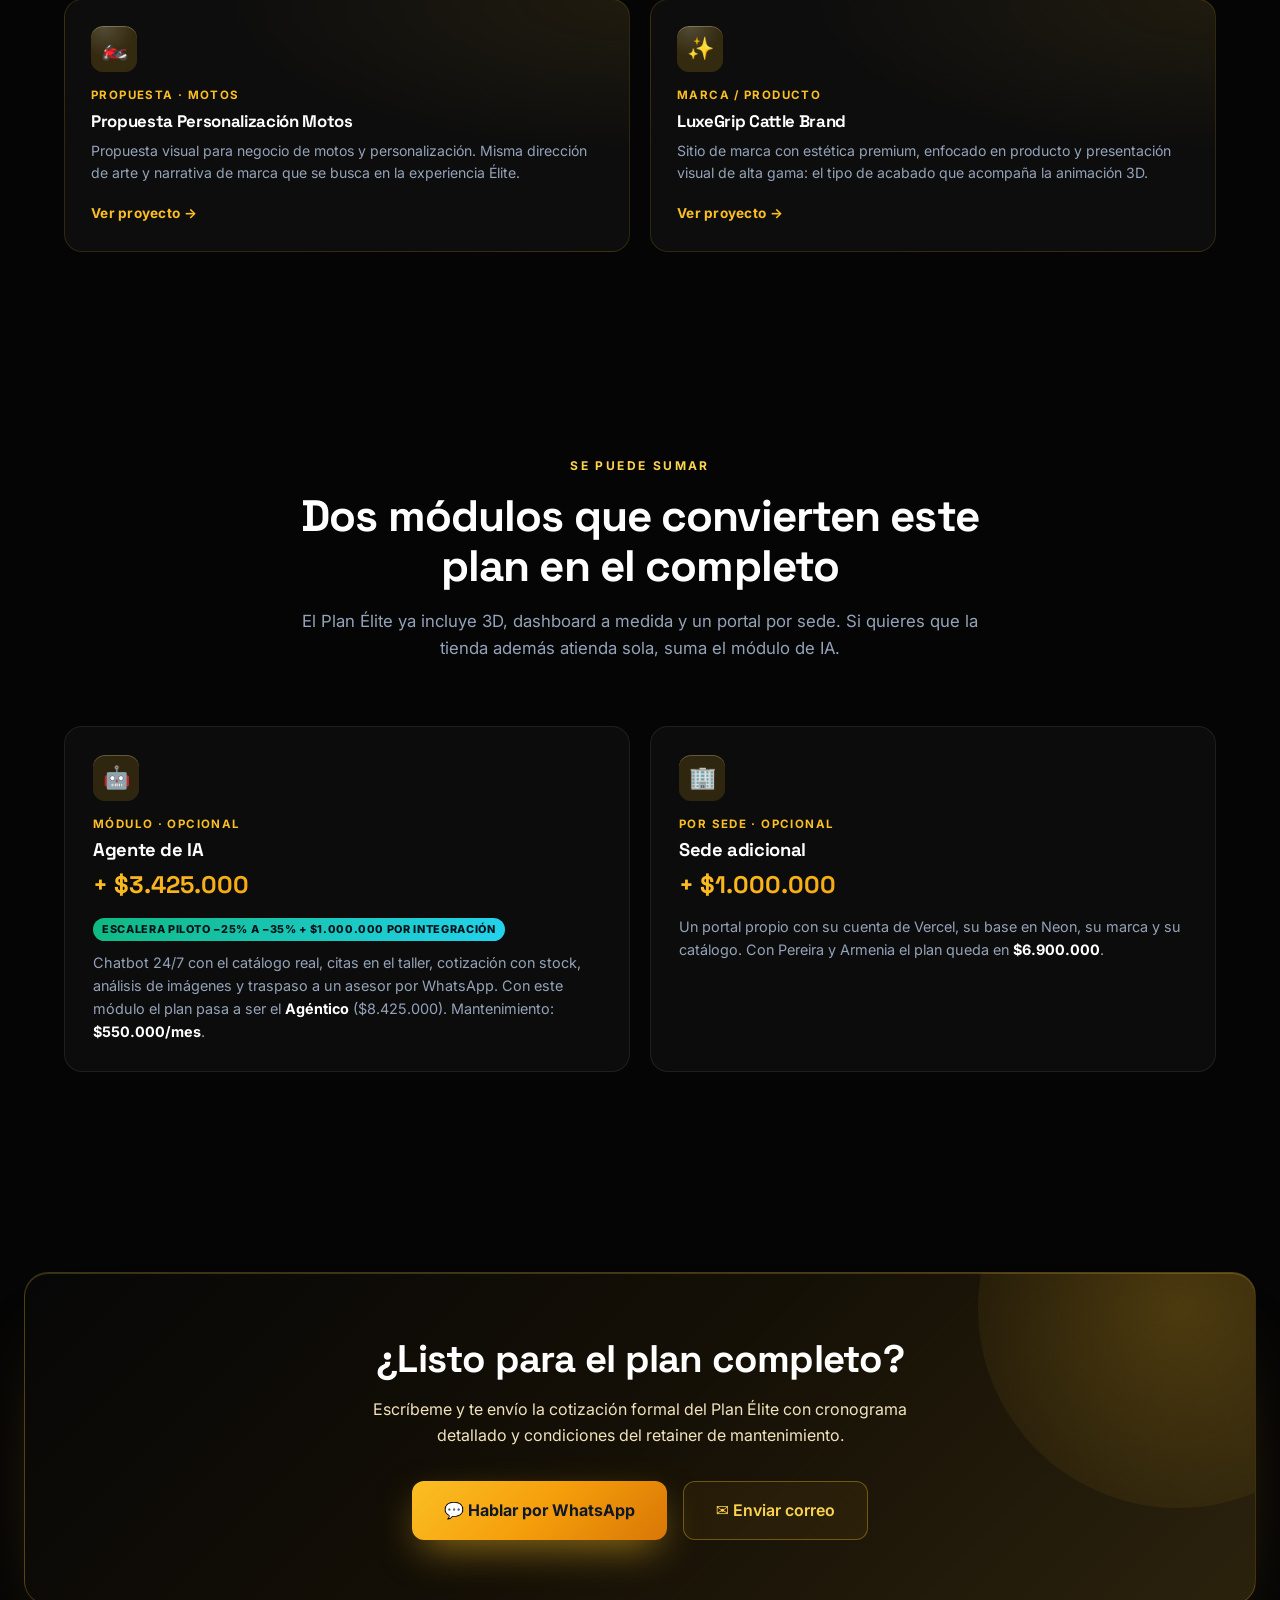
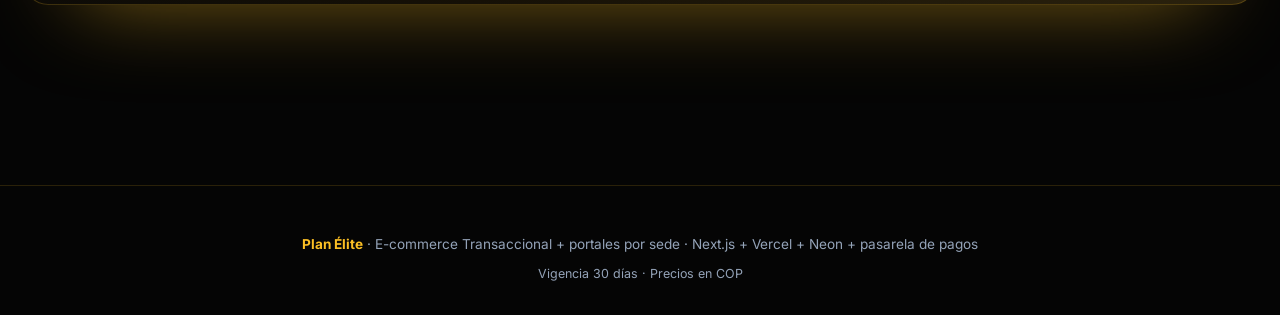
<file: planes/elite.html>
<!DOCTYPE html>
<html lang="es">
<head>
<meta charset="UTF-8">
<meta name="viewport" content="width=device-width, initial-scale=1.0">
<title>Plan Élite · $5.000.000 COP | E-commerce Transaccional + Portales por Sede</title>
<link rel="preconnect" href="https://fonts.googleapis.com">
<link rel="preconnect" href="https://fonts.gstatic.com" crossorigin>
<link rel="icon" type="image/svg+xml" href="../assets/img/favicon.svg">
<link href="https://fonts.googleapis.com/css2?family=Inter:wght@300;400;500;600;700;800;900&family=Space+Grotesk:wght@500;600;700&display=swap" rel="stylesheet">
<link rel="stylesheet" href="../css/plan-elite.css">
</head>
<body>

<canvas id="particles"></canvas>

<!-- ================= HERO ================= -->
<header class="hero">
  <div class="wrap">
    <div class="hero-grid">
      <div>
        <a href="../index.html#planes" class="back-link">← Volver a la propuesta</a>
        <div class="tier-badge">
          <span class="crown">👑</span>
          Plan Élite · Experiencia completa
        </div>
        <h1>Animación 3D,<br><span class="gold-grad">portales por sede</span><br>y control total.</h1>
        <p class="lead">Un e-commerce con animación 3D narrativa, API REST de la pasarela que elijas (Bold como ejemplo), capa de abstracción para cambiarla, dashboard a medida y un portal propio por cada regional que abras: cada sede con su cuenta de Vercel y su propia base de datos. El plan que no deja nada por fuera salvo la IA, que puedes sumar cuando quieras.</p>
        <div class="price-hero">
          <span class="cur">$</span>
          <span class="num">5.000.000</span>
          <span class="note">COP · 3D + visor 360° · 1 sede<br>+ IA $3.425.000 · + sede $1.000.000</span>
        </div>
      </div>
      <div class="hero-visual">
        <div class="glow-ring"></div>
        <div class="motor-wrap">
          <svg class="motor-svg" viewBox="0 0 400 260" xmlns="http://www.w3.org/2000/svg">
            <!-- Speed lines -->
            <g stroke="#fbbf24" stroke-width="2" fill="none" opacity="0.6">
              <line class="speed-line" x1="20" y1="80" x2="120" y2="80"/>
              <line class="speed-line" x1="10" y1="120" x2="100" y2="120" style="animation-delay:.3s"/>
              <line class="speed-line" x1="30" y1="160" x2="130" y2="160" style="animation-delay:.6s"/>
            </g>
            <!-- Motorcycle body -->
            <g transform="translate(80,40)">
              <!-- Frame -->
              <path d="M 30 130 Q 40 90 90 85 L 180 85 Q 220 90 240 130" stroke="#fbbf24" stroke-width="6" fill="none" stroke-linecap="round"/>
                          <path d="M 90 85 L 120 130 L 190 130" stroke="#fcd34d" stroke-width="4" fill="none"/>
              <!-- Seat -->
              <path d="M 90 85 Q 120 75 160 80 L 170 85" stroke="#fbbf24" stroke-width="8" fill="none" stroke-linecap="round"/>
              <!-- Engine -->
              <circle cx="160" cy="130" r="22" fill="#14100a" stroke="#fbbf24" stroke-width="3"/>
              <circle cx="160" cy="130" r="10" fill="#fbbf24" opacity="0.7"/>
              <!-- Headlight -->
              <circle cx="240" cy="115" r="10" fill="#fbbf24" opacity="0.9"/>
              <circle cx="240" cy="115" r="20" fill="#fbbf24" opacity="0.2"/>
              <!-- Front wheel -->
              <g class="wheel wheel-front">
                <circle cx="240" cy="160" r="32" fill="none" stroke="#fef3c7" stroke-width="3"/>
                <circle cx="240" cy="160" r="20" fill="none" stroke="#fbbf24" stroke-width="2"/>
                <line x1="240" y1="128" x2="240" y2="192" stroke="#fcd34d" stroke-width="2"/>
                <line x1="208" y1="160" x2="272" y2="160" stroke="#fcd34d" stroke-width="2"/>
              </g>
              <!-- Back wheel -->
              <g class="wheel wheel-back">
                <circle cx="60" cy="160" r="32" fill="none" stroke="#fef3c7" stroke-width="3"/>
                <circle cx="60" cy="160" r="20" fill="none" stroke="#fbbf24" stroke-width="2"/>
                <line x1="60" y1="128" x2="60" y2="192" stroke="#fcd34d" stroke-width="2"/>
                <line x1="28" y1="160" x2="92" y2="160" stroke="#fcd34d" stroke-width="2"/>
              </g>
            </g>
          </svg>
        </div>
        <div class="payment-signals">
          <div class="signal"></div>
          <div class="signal"></div>
          <div class="signal"></div>
        </div>
      </div>
    </div>
    <div class="scroll-ind">
      <span>Descubre el proceso</span>
      <div class="arrow"></div>
    </div>
  </div>
</header>

<!-- ================= PROCESOS ================= -->
<section>
  <div class="wrap">
    <div class="sec-head">
      <span class="sec-tag">Procesos clave</span>
      <h2>Cinco sistemas que se integran</h2>
      <p>El plan Élite construye y conecta cinco componentes técnicos. Cada uno tiene su propia lógica de desarrollo y pruebas, y el último es el que convierte un solo sitio en dos portales independientes.</p>
    </div>

    <div class="process-grid">
      <div class="process-card">
        <div class="process-icon">🎬</div>
        <h3>Animación 3D con Blender</h3>
        <p>Modelado, materiales e iluminación de una moto o accesorio. Animación de 5–8 segundos con movimiento de cámara, renderizado en formato MP4/WebM e integrado en el <em>hero</em> de la home.</p>
        <div class="mini-vis"><div class="cube"></div></div>
      </div>
      <div class="process-card">
        <div class="process-icon">💳</div>
        <h3>API REST de pasarela + webhook</h3>
        <p>Integración del payment intent, validación de firma, respuesta HTTP 200 inmediata al webhook y procesamiento en segundo plano con <code>waitUntil</code> para no bloquear la confirmación del pago. Se implementa con Bold como ejemplo; el adaptador permite pasar a Wompi, Mercado Pago u otra sin rehacer el checkout.</p>
        <div class="mini-vis">
          <div class="pay-dot"></div><div class="pay-dot"></div><div class="pay-dot"></div>
        </div>
      </div>
      <div class="process-card">
        <div class="process-icon">💬</div>
        <h3>API WhatsApp (virtud secundaria)</h3>
        <p>Notificaciones automáticas de "pedido confirmado" y "cita agendada". Plantillas de utilidad aprobadas por Meta, conectadas al webhook del pago para dispararse solo cuando el estado es aprobado.</p>
        <div class="mini-vis"><div class="wa-ring"></div></div>
      </div>
      <div class="process-card">
        <div class="process-icon">📊</div>
        <h3>Dashboard a medida</h3>
        <p>Consultas SQL con agregación en Neon (sumas, agrupaciones, filtros). Endpoints protegidos en Next.js y componentes con librería de gráficos para mostrar ventas, stock y citas en tiempo real.</p>
        <div class="mini-vis">
          <div class="dash-bars"><span></span><span></span><span></span><span></span><span></span></div>
        </div>
      </div>
      <div class="process-card">
        <div class="process-icon">🏢</div>
        <h3>Portales por sede (multi-regional)</h3>
        <p>Un solo repositorio, dos despliegues independientes. La sede incluida y cada sede adicional quedan cada una con su cuenta de Vercel, su base de datos en Neon, su dominio, su catálogo y su stock. La identidad visual, el horario y los datos de contacto se cambian por configuración: el código no se duplica. Cada sede vale $1.000.000 y administra su propio panel; un panel consolidado se cotiza como ítem aparte.</p>
        <div class="mini-vis">
          <div class="pay-dot"></div><div class="pay-dot"></div><div class="pay-dot"></div>
        </div>
      </div>
    </div>
  </div>
</section>

<!-- ================= TIMELINE ================= -->
<section style="background:linear-gradient(to bottom,transparent,rgba(139,92,246,.05),transparent)">
  <div class="wrap">
    <div class="sec-head">
      <span class="sec-tag">Cronograma</span>
      <h2>4 semanas, un desarrollo paralelo</h2>
      <p>Mientras el desarrollador construye el frontend, el animador 3D trabaja en paralelo para que el día 30 el clip ya esté integrado.</p>
    </div>

    <div class="timeline">
      <div class="week">
        <div class="week-num"><span class="n">01</span><span class="l">Semana</span></div>
        <div class="week-body">
          <h3>Fundaciones y diseño</h3>
          <p>Setup del repositorio, arquitectura de datos y wireframes. La animación 3D arranca en paralelo con el brief.</p>
          <ul class="task-list">
            <li>GitHub + Vercel + estructura Next.js/TypeScript</li>
            <li>Modelo de datos: productos, pedidos, stock, citas, sedes</li>
            <li>Wireframes y sistema visual</li>
            <li>Brief 3D al animador + modelos de referencia <span class="parallel-tag">Paralelo</span></li>
          </ul>
        </div>
      </div>

      <div class="week">
        <div class="week-num"><span class="n">02</span><span class="l">Semana</span></div>
        <div class="week-body">
          <h3>Frontend, catálogo y segunda sede</h3>
          <p>Construcción de la experiencia de compra completa y despliegue del portal de Armenia sobre el mismo código. Primer render 3D llega para revisión.</p>
          <ul class="task-list">
            <li>Home, catálogo por marca, detalle de producto</li>
            <li>Carrito y flujo de checkout</li>
            <li>Diseño responsive y usabilidad</li>
            <li>Portal Armenia: segunda cuenta Vercel + segunda base Neon</li>
            <li>Primer render 3D para feedback <span class="parallel-tag">Paralelo</span></li>
          </ul>
        </div>
      </div>

      <div class="week">
        <div class="week-num"><span class="n">03</span><span class="l">Semana</span></div>
        <div class="week-body">
          <h3>Backend, pagos y WhatsApp</h3>
          <p>Integración de la pasarela (Bold como ejemplo) con webhook y notificaciones por WhatsApp. El clip 3D se ajusta según feedback.</p>
          <ul class="task-list">
            <li>Endpoints Node.js: productos, pedidos, stock</li>
            <li>API REST de pasarela (ej. Bold) con payment intent + webhook</li>
            <li>API WhatsApp para notificaciones de pedido y cita</li>
            <li>Ajustes finales del clip 3D <span class="parallel-tag">Paralelo</span></li>
          </ul>
        </div>
      </div>

      <div class="week">
        <div class="week-num"><span class="n">04</span><span class="l">Semana</span></div>
        <div class="week-body">
          <h3>Dashboard, citas y entrega</h3>
          <p>Cierre del panel de administración, calendario de citas y despliegue a producción con el 3D integrado en las dos sedes.</p>
          <ul class="task-list">
            <li>Dashboard con consultas SQL agregadas en Neon</li>
            <li>Calendario interactivo de servicio mecánico</li>
            <li>Integración del clip 3D en la home</li>
            <li>Pruebas cruzadas de stock y citas entre Pereira y Armenia</li>
            <li>Pruebas E2E, corrección de bugs y despliegue</li>
          </ul>
        </div>
      </div>
    </div>
  </div>
</section>

<!-- ================= MUESTRAS DEL PLAN ================= -->
<section id="muestras">
  <div class="wrap">
    <div class="sec-head">
      <span class="sec-tag">Muestras del plan</span>
      <h2>Proyectos reales con este nivel de acabado</h2>
      <p>Dos trabajos desplegados que sirven de referencia directa para el Plan Élite: propuesta sectorial y presentación de producto premium.</p>
    </div>

    <div class="samples-grid">
      <a class="sample-card" href="https://shoyosb-maker.github.io/propuesta-personalizaci-n-motos/" target="_blank" rel="noopener">
        <div class="sample-icon">🏍️</div>
        <div class="sample-cat">Propuesta · Motos</div>
        <h3>Propuesta Personalización Motos</h3>
        <p>Propuesta visual para negocio de motos y personalización. Misma dirección de arte y narrativa de marca que se busca en la experiencia Élite.</p>
        <span class="sample-more">Ver proyecto →</span>
      </a>
      <a class="sample-card" href="https://shoyosb-maker.github.io/luxegripcattlebrand/" target="_blank" rel="noopener">
        <div class="sample-icon">✨</div>
        <div class="sample-cat">Marca / producto</div>
        <h3>LuxeGrip Cattle Brand</h3>
        <p>Sitio de marca con estética premium, enfocado en producto y presentación visual de alta gama: el tipo de acabado que acompaña la animación 3D.</p>
        <span class="sample-more">Ver proyecto →</span>
      </a>
    </div>
  </div>
</section>

<!-- ================= MÓDULOS OPCIONALES ================= -->
<section id="modulos">
  <div class="wrap">
    <div class="sec-head">
      <span class="sec-tag">Se puede sumar</span>
      <h2>Dos módulos que convierten este plan en el completo</h2>
      <p>El Plan Élite ya incluye 3D, dashboard a medida y un portal por sede. Si quieres que la tienda además atienda sola, suma el módulo de IA.</p>
    </div>

    <div class="addons-grid">
      <div class="addon-card">
        <div class="addon-ic">🤖</div>
        <div class="addon-cat">Módulo · opcional</div>
        <h3>Agente de IA</h3>
        <div class="addon-price">+ $3.425.000 <s>$5.900.000</s></div>
        <span class="addon-pilot">Escalera piloto −25% a −35% + $1.000.000 por integración</span>
        <p>Chatbot 24/7 con el catálogo real, citas en el taller, cotización con stock, análisis de imágenes y traspaso a un asesor por WhatsApp. Con este módulo el plan pasa a ser el <strong>Agéntico</strong> ($8.425.000). Mantenimiento: <strong>$550.000/mes</strong>.</p>
      </div>
      <div class="addon-card">
        <div class="addon-ic">🏢</div>
        <div class="addon-cat">Por sede · opcional</div>
        <h3>Sede adicional</h3>
        <div class="addon-price">+ $1.000.000</div>
        <p>Un portal propio con su cuenta de Vercel, su base en Neon, su marca y su catálogo. Con Pereira y Armenia el plan queda en <strong>$6.900.000</strong>.</p>
      </div>
    </div>
  </div>
</section>

<!-- ================= CTA ================= -->
<section>
  <div class="cta-section">
    <h2>¿Listo para el plan completo?</h2>
    <p>Escríbeme y te envío la cotización formal del Plan Élite con cronograma detallado y condiciones del retainer de mantenimiento.</p>
    <div class="cta-btns">
      <a href="https://wa.me/573177366474?text=Hola%2C%20me%20interesa%20el%20Plan%20%C3%89lite%20de%20%245.000.000" target="_blank" class="btn-gold">
        💬 Hablar por WhatsApp
      </a>
      <a href="mailto:shoyosb@gmail.com?subject=Inter%C3%A9s%20Plan%20%C3%89lite" class="btn-ghost">
        ✉️ Enviar correo
      </a>
    </div>
  </div>
</section>

<footer>
  <div class="wrap">
    <p><strong>Plan Élite</strong> · E-commerce Transaccional + portales por sede · Next.js + Vercel + Neon + pasarela de pagos</p>
    <p style="margin-top:8px;font-size:.78rem">Vigencia 30 días · Precios en COP</p>
  </div>
</footer>

<script src="../js/plan-elite.js"></script>

</body>
</html>
</file>
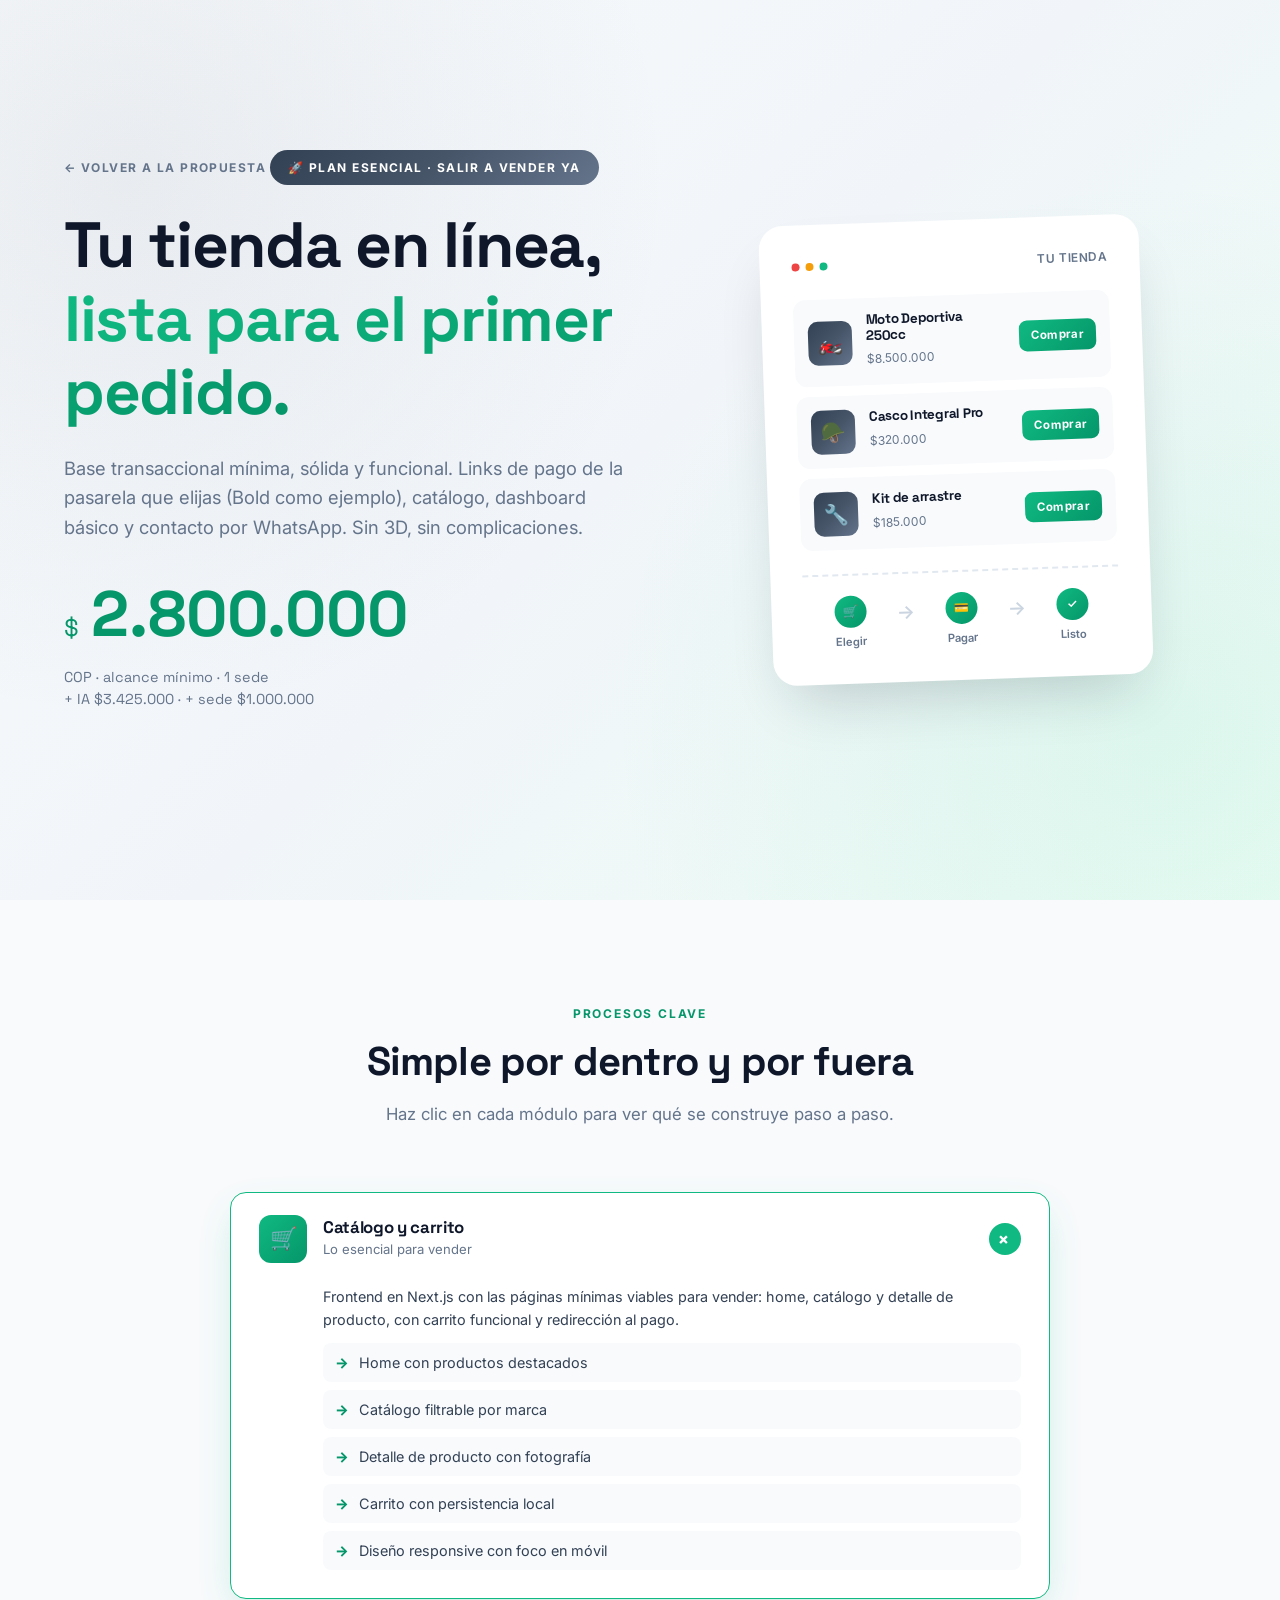
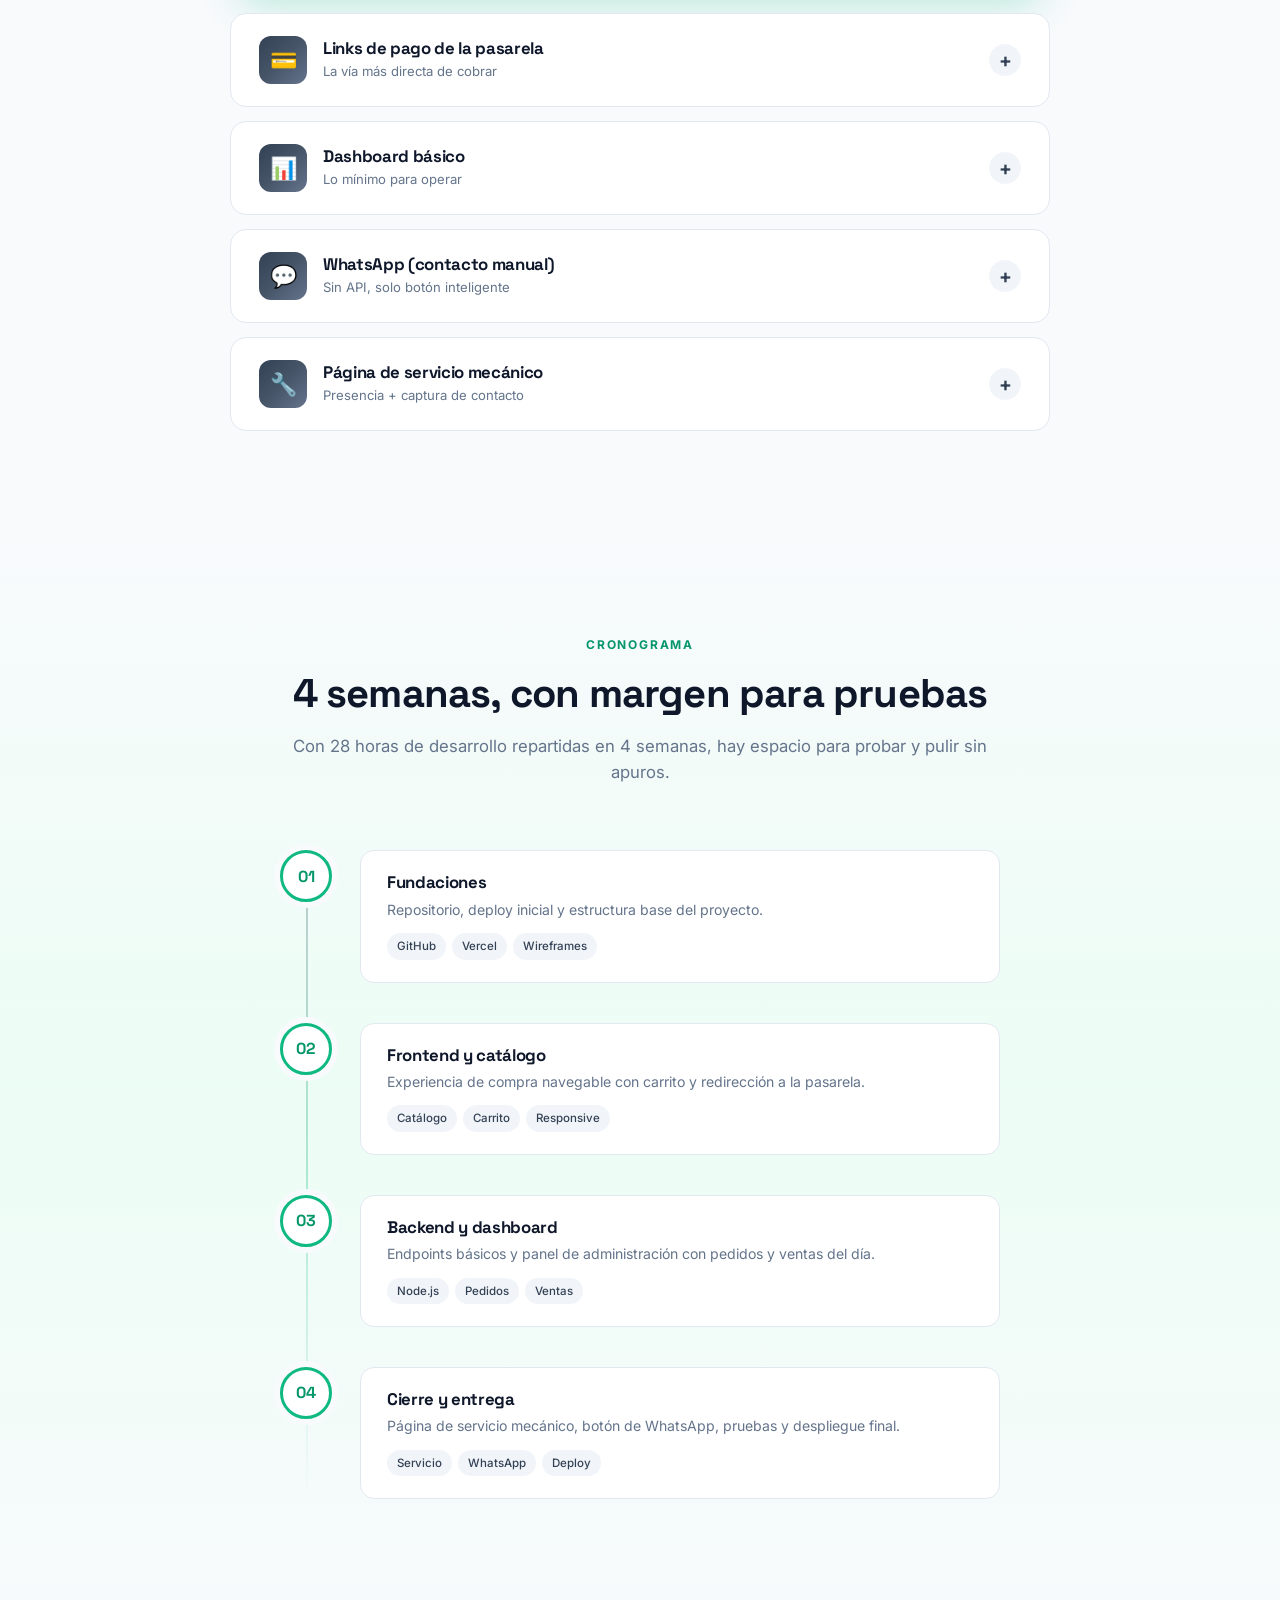
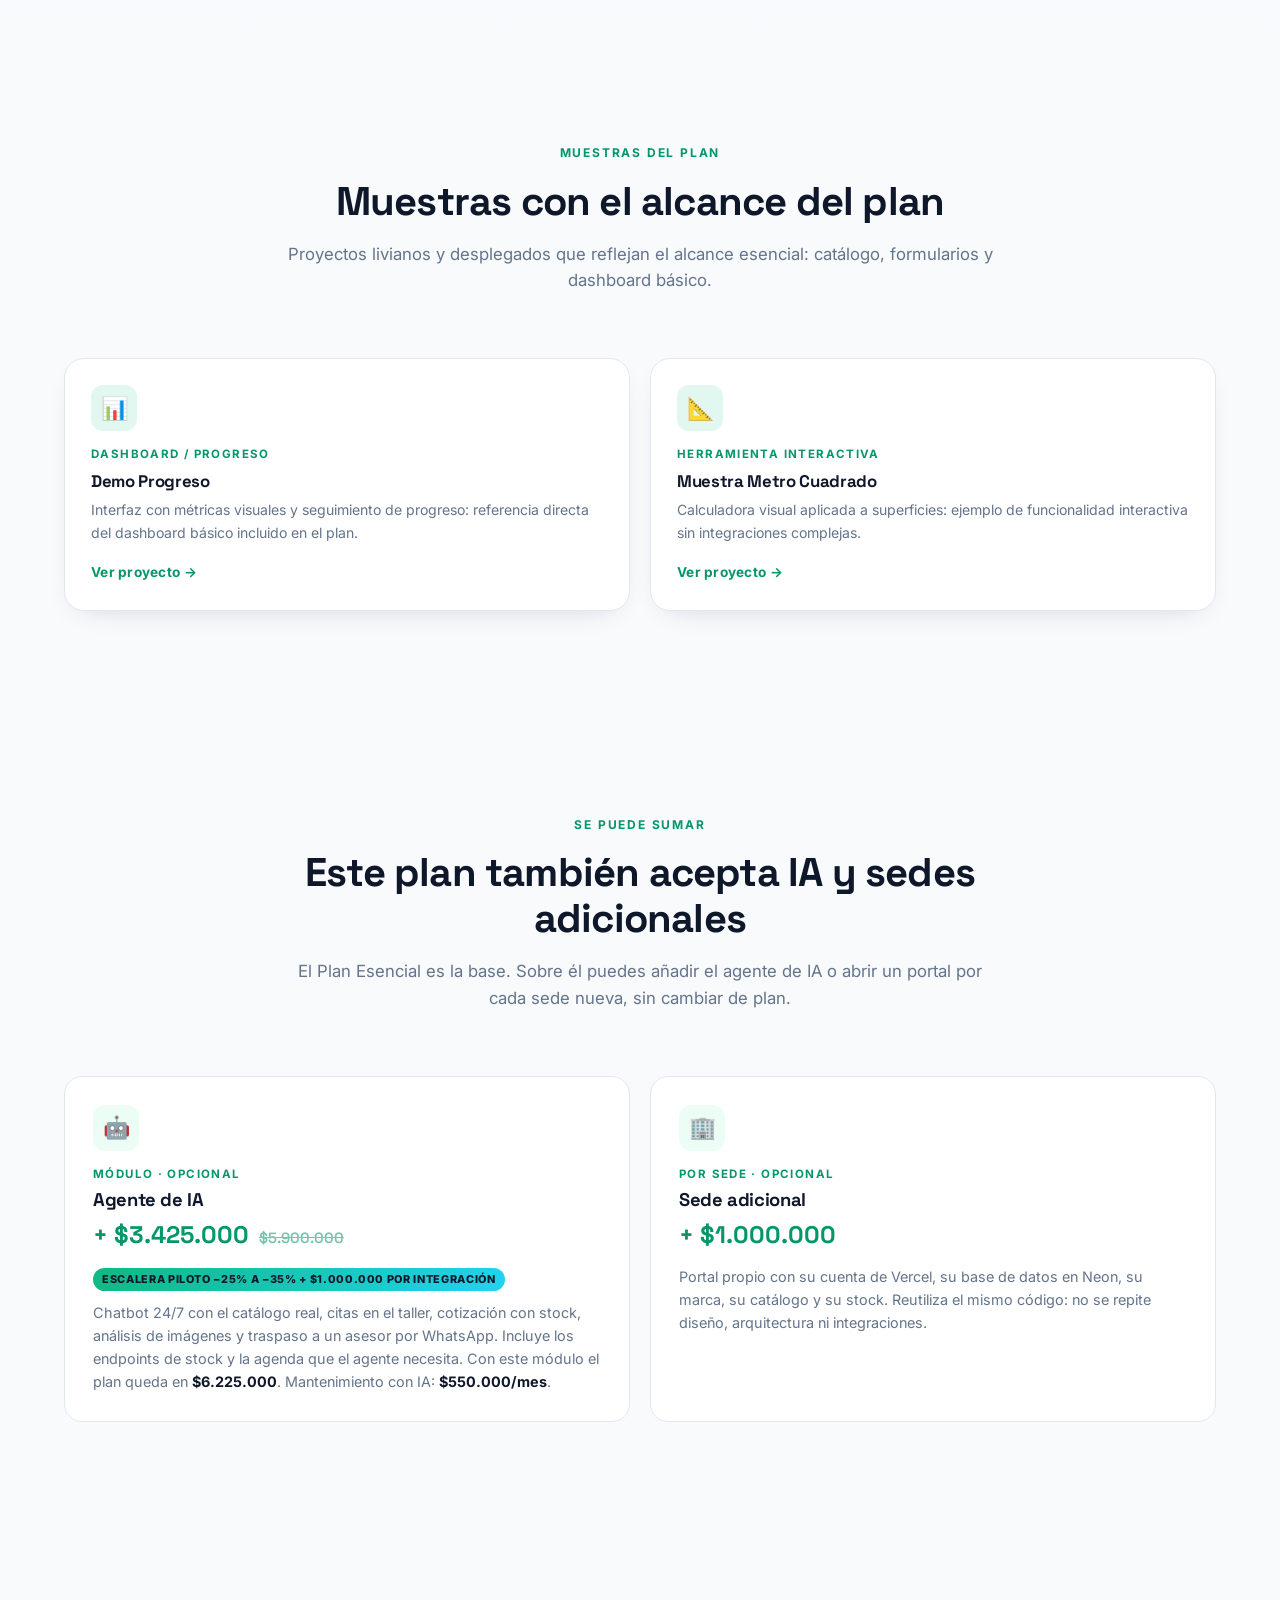
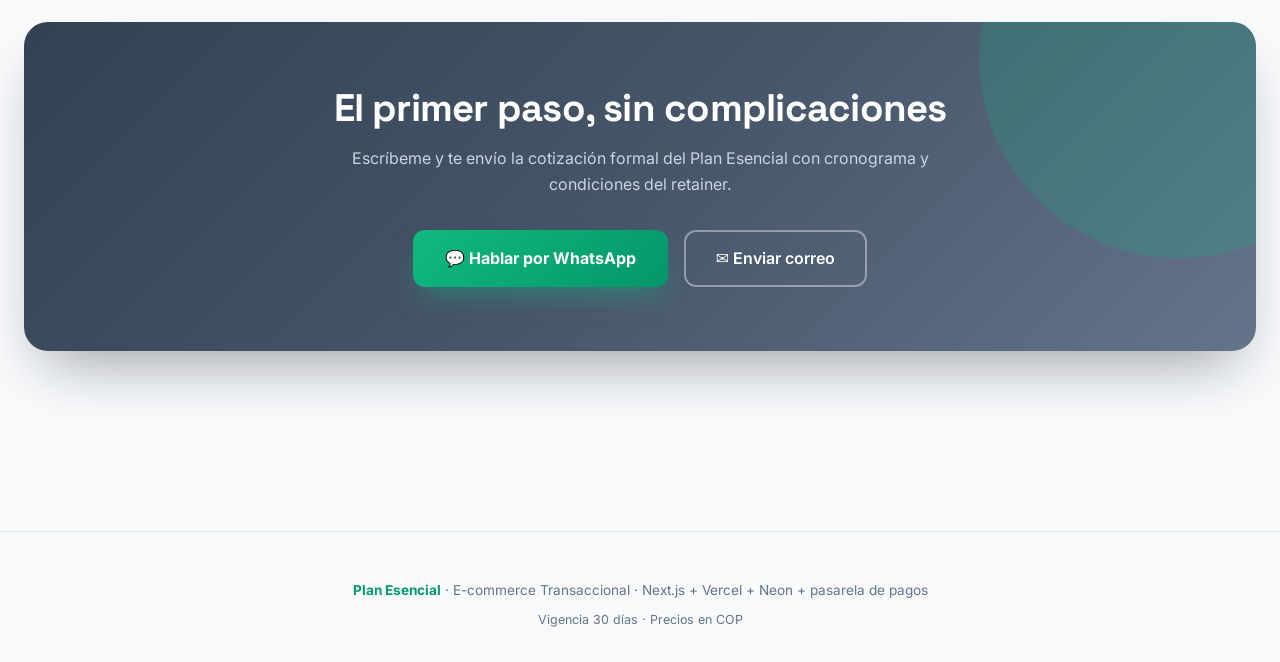
<file: planes/esencial.html>
<!DOCTYPE html>
<html lang="es">
<head>
<meta charset="UTF-8">
<meta name="viewport" content="width=device-width, initial-scale=1.0">
<title>Plan Esencial · $2.800.000 COP | E-commerce Transaccional</title>
<link rel="preconnect" href="https://fonts.googleapis.com">
<link rel="preconnect" href="https://fonts.gstatic.com" crossorigin>
<link rel="icon" type="image/svg+xml" href="../assets/img/favicon.svg">
<link href="https://fonts.googleapis.com/css2?family=Inter:wght@300;400;500;600;700;800;900&family=Space+Grotesk:wght@500;600;700&display=swap" rel="stylesheet">
<link rel="stylesheet" href="../css/plan-esencial.css">
</head>
<body>

<!-- ================= HERO ================= -->
<header class="hero">
  <div class="wrap">
    <div class="hero-grid">
      <div>
        <a href="../index.html#planes" class="back-link">← Volver a la propuesta</a>
        <div class="badge">🚀 Plan Esencial · Salir a vender ya</div>
        <h1>Tu tienda en línea,<br><span class="grad">lista para el primer pedido.</span></h1>
        <p class="lead">Base transaccional mínima, sólida y funcional. Links de pago de la pasarela que elijas (Bold como ejemplo), catálogo, dashboard básico y contacto por WhatsApp. Sin 3D, sin complicaciones.</p>
        <div class="price-hero">
          <span class="cur">$</span>
          <span class="num">2.800.000</span>
          <span class="note">COP · alcance mínimo · 1 sede<br>+ IA $3.425.000 · + sede $1.000.000</span>
        </div>
      </div>
      <div class="illus-wrap">
        <div class="illus-card">
          <div class="card-header">
            <div class="card-dots"><span></span><span></span><span></span></div>
            <span class="card-title">TU TIENDA</span>
          </div>

          <div class="prod-row">
            <div class="prod-icon">🏍️</div>
            <div class="prod-info">
              <h4>Moto Deportiva 250cc</h4>
              <span class="price">$8.500.000</span>
            </div>
            <div class="prod-btn">Comprar</div>
          </div>
          <div class="prod-row">
            <div class="prod-icon">🪖</div>
            <div class="prod-info">
              <h4>Casco Integral Pro</h4>
              <span class="price">$320.000</span>
            </div>
            <div class="prod-btn">Comprar</div>
          </div>
          <div class="prod-row">
            <div class="prod-icon">🔧</div>
            <div class="prod-info">
              <h4>Kit de arrastre</h4>
              <span class="price">$185.000</span>
            </div>
            <div class="prod-btn">Comprar</div>
          </div>

          <div class="flow-diagram">
            <div class="flow-step active"><div class="dot">🛒</div><span>Elegir</span></div>
            <span class="flow-arrow">→</span>
            <div class="flow-step active"><div class="dot">💳</div><span>Pagar</span></div>
            <span class="flow-arrow">→</span>
            <div class="flow-step active"><div class="dot">✓</div><span>Listo</span></div>
          </div>
        </div>
      </div>
    </div>
  </div>
</header>

<!-- ================= PROCESOS (acordeón) ================= -->
<section>
  <div class="wrap">
    <div class="sec-head">
      <span class="sec-tag">Procesos clave</span>
      <h2>Simple por dentro y por fuera</h2>
      <p>Haz clic en cada módulo para ver qué se construye paso a paso.</p>
    </div>

    <div class="accordion">
      <div class="acc-item">
        <div class="acc-head">
          <div class="acc-head-left">
            <div class="acc-icon">🛒</div>
            <div>
              <h3>Catálogo y carrito</h3>
              <div class="sub">Lo esencial para vender</div>
            </div>
          </div>
          <div class="acc-toggle">+</div>
        </div>
        <div class="acc-body">
          <div class="acc-body-inner">
            <p>Frontend en Next.js con las páginas mínimas viables para vender: home, catálogo y detalle de producto, con carrito funcional y redirección al pago.</p>
            <ul>
              <li>Home con productos destacados</li>
              <li>Catálogo filtrable por marca</li>
              <li>Detalle de producto con fotografía</li>
              <li>Carrito con persistencia local</li>
              <li>Diseño responsive con foco en móvil</li>
            </ul>
          </div>
        </div>
      </div>

      <div class="acc-item">
        <div class="acc-head">
          <div class="acc-head-left">
            <div class="acc-icon">💳</div>
            <div>
              <h3>Links de pago de la pasarela</h3>
              <div class="sub">La vía más directa de cobrar</div>
            </div>
          </div>
          <div class="acc-toggle">+</div>
        </div>
        <div class="acc-body">
          <div class="acc-body-inner">
            <p>En lugar de payment intent, se genera un link de pago por pedido en la pasarela elegida (Bold en este ejemplo). El cliente es redirigido al checkout seguro de la pasarela para completar la transacción.</p>
            <ul>
              <li>Generación de link por pedido</li>
              <li>Redirección al checkout de la pasarela</li>
              <li>Webhook básico de confirmación</li>
              <li>Registro del pedido aprobado en la base de datos</li>
            </ul>
          </div>
        </div>
      </div>

      <div class="acc-item">
        <div class="acc-head">
          <div class="acc-head-left">
            <div class="acc-icon">📊</div>
            <div>
              <h3>Dashboard básico</h3>
              <div class="sub">Lo mínimo para operar</div>
            </div>
          </div>
          <div class="acc-toggle">+</div>
        </div>
        <div class="acc-body">
          <div class="acc-body-inner">
            <p>Panel de administración con las vistas esenciales para gestionar el día a día del negocio, sin reportes avanzados ni gráficos elaborados.</p>
            <ul>
              <li>Listado de pedidos y su estado</li>
              <li>Ventas del día</li>
              <li>Estado de inventario básico</li>
              <li>Acceso protegido para el admin</li>
            </ul>
          </div>
        </div>
      </div>

      <div class="acc-item">
        <div class="acc-head">
          <div class="acc-head-left">
            <div class="acc-icon">💬</div>
            <div>
              <h3>WhatsApp (contacto manual)</h3>
              <div class="sub">Sin API, solo botón inteligente</div>
            </div>
          </div>
          <div class="acc-toggle">+</div>
        </div>
        <div class="acc-body">
          <div class="acc-body-inner">
            <p>Un botón de WhatsApp en cada producto y en la página de contacto que abre una conversación con un mensaje predefinido. El equipo atiende manualmente la conversación.</p>
            <ul>
              <li>Botón flotante de WhatsApp</li>
              <li>Mensaje predefinido por producto</li>
              <li>Enlace directo al número del negocio</li>
              <li>Sin costos de API ni plantillas de Meta</li>
            </ul>
          </div>
        </div>
      </div>

      <div class="acc-item">
        <div class="acc-head">
          <div class="acc-head-left">
            <div class="acc-icon">🔧</div>
            <div>
              <h3>Página de servicio mecánico</h3>
              <div class="sub">Presencia + captura de contacto</div>
            </div>
          </div>
          <div class="acc-toggle">+</div>
        </div>
        <div class="acc-body">
          <div class="acc-body-inner">
            <p>Página informativa con los servicios ofrecidos y un formulario de contacto para que el cliente solicite su cita. La gestión se hace por correo o WhatsApp.</p>
            <ul>
              <li>Listado de servicios con descripción</li>
              <li>Formulario de solicitud de cita</li>
              <li>Notificación por correo al admin</li>
              <li>Sin calendario interactivo</li>
            </ul>
          </div>
        </div>
      </div>
    </div>
  </div>
</section>

<!-- ================= STEPS ================= -->
<section style="background:linear-gradient(180deg,transparent,#ecfdf5 50%,transparent)">
  <div class="wrap">
    <div class="sec-head">
      <span class="sec-tag">Cronograma</span>
      <h2>4 semanas, con margen para pruebas</h2>
      <p>Con 28 horas de desarrollo repartidas en 4 semanas, hay espacio para probar y pulir sin apuros.</p>
    </div>

    <div class="steps">
      <div class="step">
        <div class="step-circle">01</div>
        <div class="step-content">
          <h3>Fundaciones</h3>
          <p>Repositorio, deploy inicial y estructura base del proyecto.</p>
          <div class="step-tags">
            <span>GitHub</span><span>Vercel</span><span>Wireframes</span>
          </div>
        </div>
      </div>

      <div class="step">
        <div class="step-circle">02</div>
        <div class="step-content">
          <h3>Frontend y catálogo</h3>
          <p>Experiencia de compra navegable con carrito y redirección a la pasarela.</p>
          <div class="step-tags">
            <span>Catálogo</span><span>Carrito</span><span>Responsive</span>
          </div>
        </div>
      </div>

      <div class="step">
        <div class="step-circle">03</div>
        <div class="step-content">
          <h3>Backend y dashboard</h3>
          <p>Endpoints básicos y panel de administración con pedidos y ventas del día.</p>
          <div class="step-tags">
            <span>Node.js</span><span>Pedidos</span><span>Ventas</span>
          </div>
        </div>
      </div>

      <div class="step">
        <div class="step-circle">04</div>
        <div class="step-content">
          <h3>Cierre y entrega</h3>
          <p>Página de servicio mecánico, botón de WhatsApp, pruebas y despliegue final.</p>
          <div class="step-tags">
            <span>Servicio</span><span>WhatsApp</span><span>Deploy</span>
          </div>
        </div>
      </div>
    </div>
  </div>
</section>

<!-- ================= MUESTRAS DEL PLAN ================= -->
<section id="muestras">
  <div class="wrap">
    <div class="sec-head">
      <span class="sec-tag">Muestras del plan</span>
      <h2>Muestras con el alcance del plan</h2>
      <p>Proyectos livianos y desplegados que reflejan el alcance esencial: catálogo, formularios y dashboard básico.</p>
    </div>

    <div class="samples-grid">
      <a class="sample-card" href="https://shoyosb-maker.github.io/demo-progreso/" target="_blank" rel="noopener">
        <div class="sample-icon">📊</div>
        <div class="sample-cat">Dashboard / progreso</div>
        <h3>Demo Progreso</h3>
        <p>Interfaz con métricas visuales y seguimiento de progreso: referencia directa del dashboard básico incluido en el plan.</p>
        <span class="sample-more">Ver proyecto →</span>
      </a>
      <a class="sample-card" href="https://shoyosb-maker.github.io/muestra-metro-cuadrado-/" target="_blank" rel="noopener">
        <div class="sample-icon">📐</div>
        <div class="sample-cat">Herramienta interactiva</div>
        <h3>Muestra Metro Cuadrado</h3>
        <p>Calculadora visual aplicada a superficies: ejemplo de funcionalidad interactiva sin integraciones complejas.</p>
        <span class="sample-more">Ver proyecto →</span>
      </a>
    </div>
  </div>
</section>

<!-- ================= MÓDULOS OPCIONALES ================= -->
<section>
  <div class="wrap">
    <div class="sec-head">
      <span class="sec-tag">Se puede sumar</span>
      <h2>Este plan también acepta IA y sedes adicionales</h2>
      <p>El Plan Esencial es la base. Sobre él puedes añadir el agente de IA o abrir un portal por cada sede nueva, sin cambiar de plan.</p>
    </div>

    <div class="addons-grid">
      <div class="addon-card">
        <div class="addon-ic">🤖</div>
        <div class="addon-cat">Módulo · opcional</div>
        <h3>Agente de IA</h3>
        <div class="addon-price">+ $3.425.000 <s>$5.900.000</s></div>
        <span class="addon-pilot">Escalera piloto −25% a −35% + $1.000.000 por integración</span>
        <p>Chatbot 24/7 con el catálogo real, citas en el taller, cotización con stock, análisis de imágenes y traspaso a un asesor por WhatsApp. Incluye los endpoints de stock y la agenda que el agente necesita. Con este módulo el plan queda en <strong>$6.225.000</strong>. Mantenimiento con IA: <strong>$550.000/mes</strong>.</p>
      </div>
      <div class="addon-card">
        <div class="addon-ic">🏢</div>
        <div class="addon-cat">Por sede · opcional</div>
        <h3>Sede adicional</h3>
        <div class="addon-price">+ $1.000.000</div>
        <p>Portal propio con su cuenta de Vercel, su base de datos en Neon, su marca, su catálogo y su stock. Reutiliza el mismo código: no se repite diseño, arquitectura ni integraciones.</p>
      </div>
    </div>
  </div>
</section>

<!-- ================= CTA ================= -->
<section>
  <div class="cta">
    <h2>El primer paso, sin complicaciones</h2>
    <p>Escríbeme y te envío la cotización formal del Plan Esencial con cronograma y condiciones del retainer.</p>
    <div class="cta-btns">
      <a href="https://wa.me/573177366474?text=Hola%2C%20me%20interesa%20el%20Plan%20Esencial%20de%20%242.800.000" target="_blank" class="btn-emerald">
        💬 Hablar por WhatsApp
      </a>
      <a href="mailto:shoyosb@gmail.com?subject=Inter%C3%A9s%20Plan%20Esencial" class="btn-outline">
        ✉️ Enviar correo
      </a>
    </div>
  </div>
</section>

<footer>
  <div class="wrap">
    <p><strong>Plan Esencial</strong> · E-commerce Transaccional · Next.js + Vercel + Neon + pasarela de pagos</p>
    <p style="margin-top:8px;font-size:.78rem">Vigencia 30 días · Precios en COP</p>
  </div>
</footer>

<script src="../js/plan-esencial.js"></script>

</body>
</html>
</file>
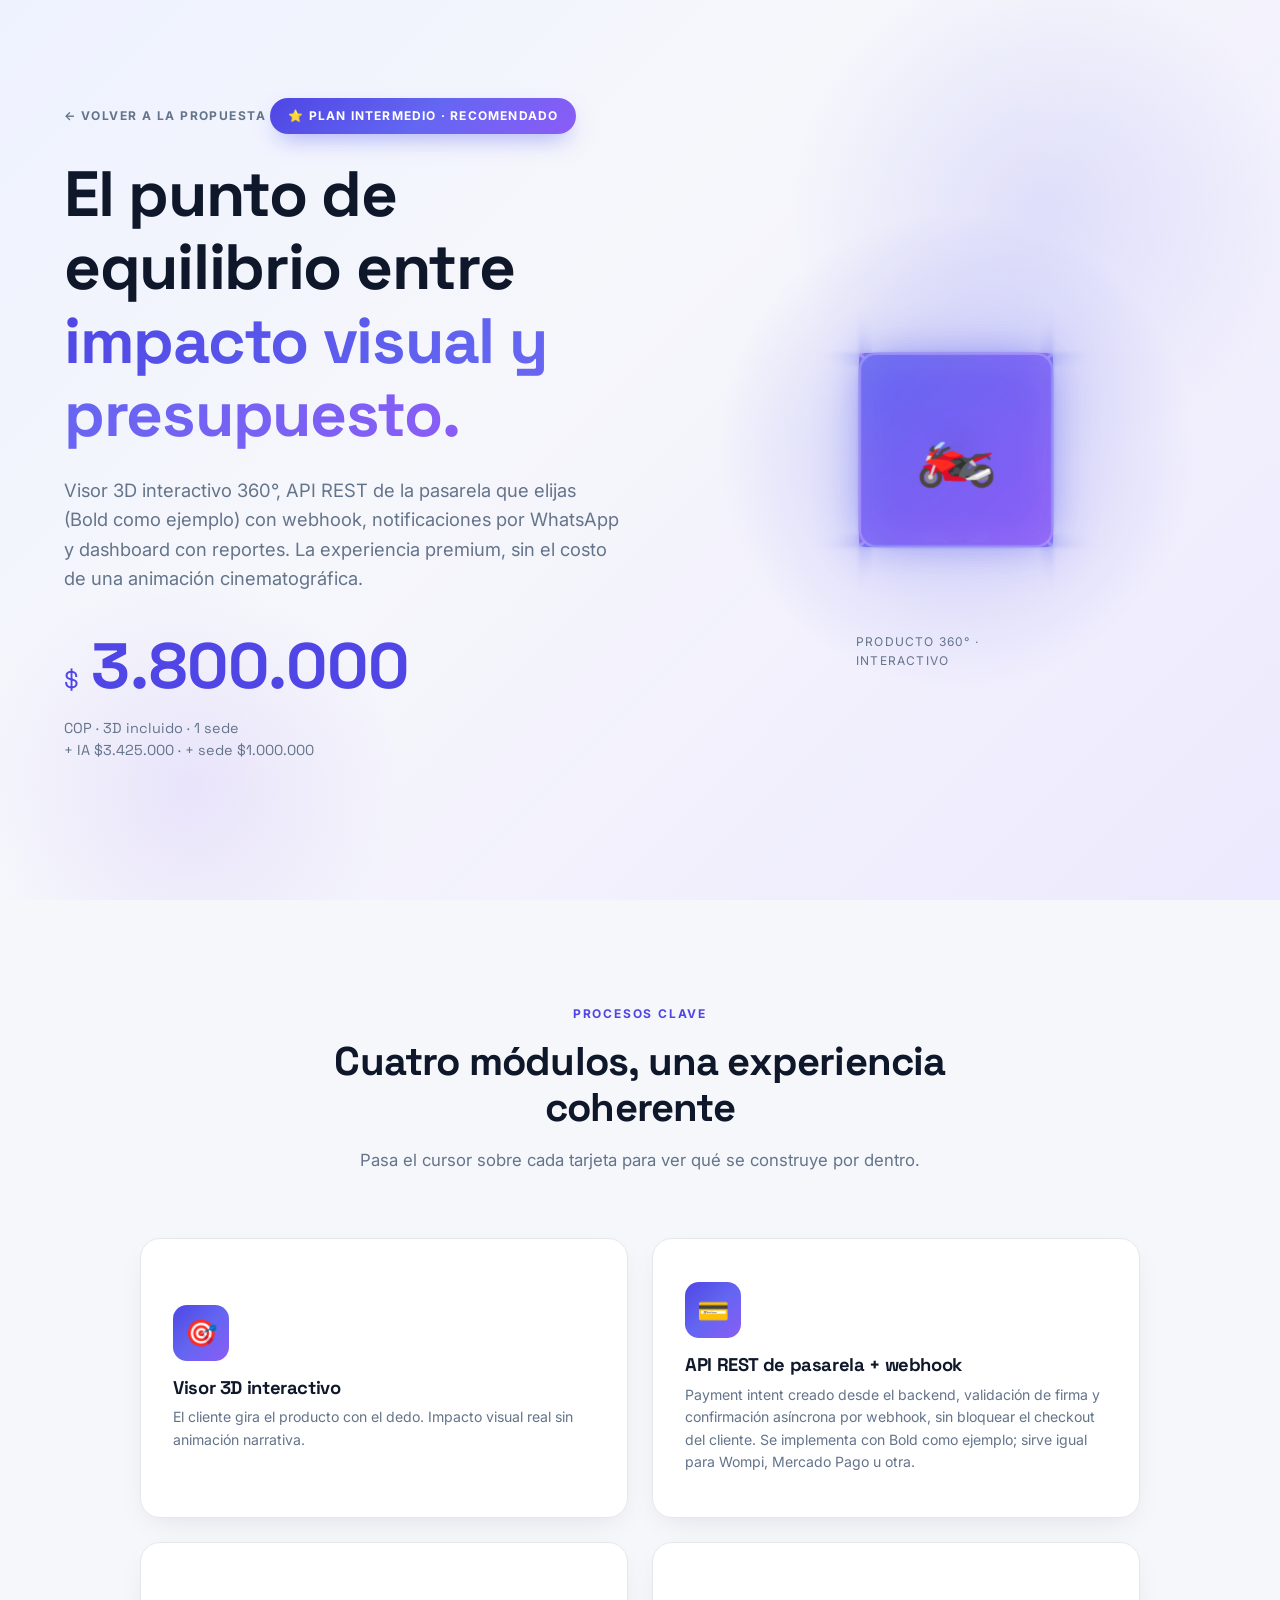
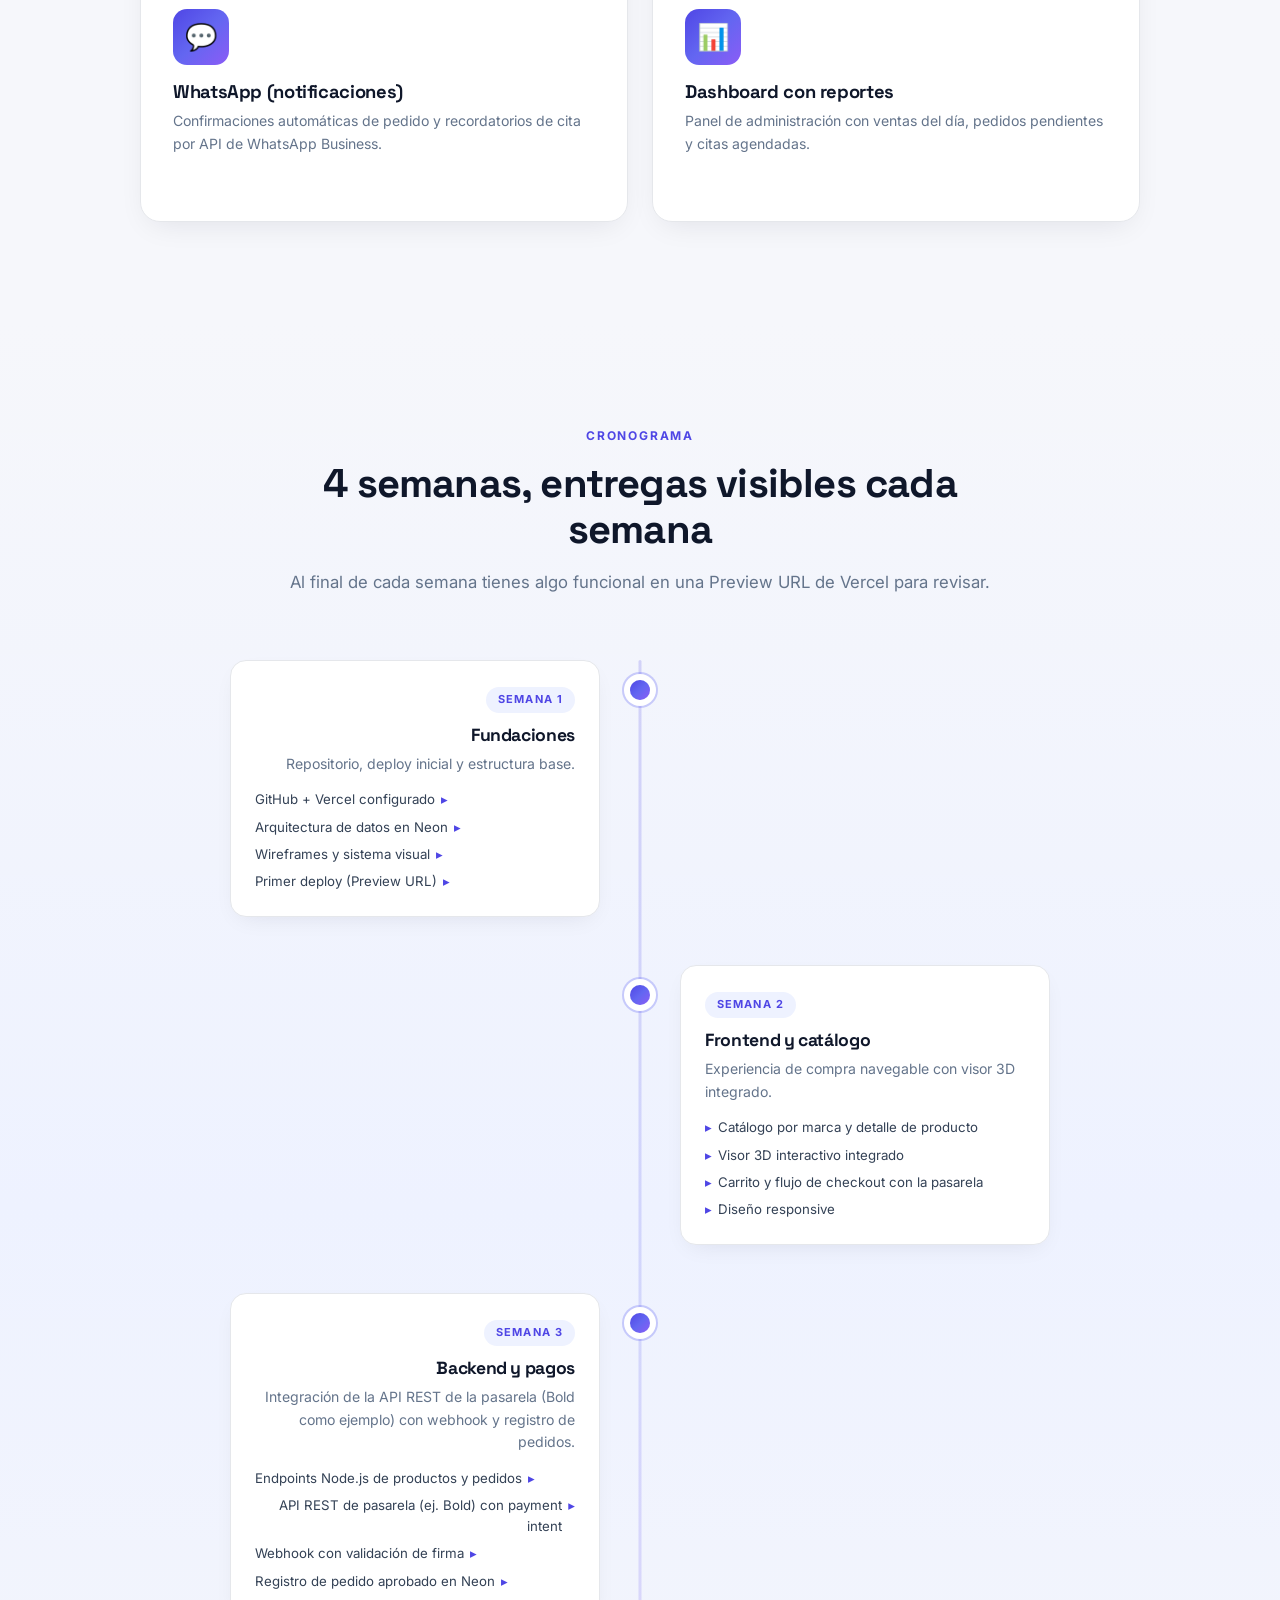
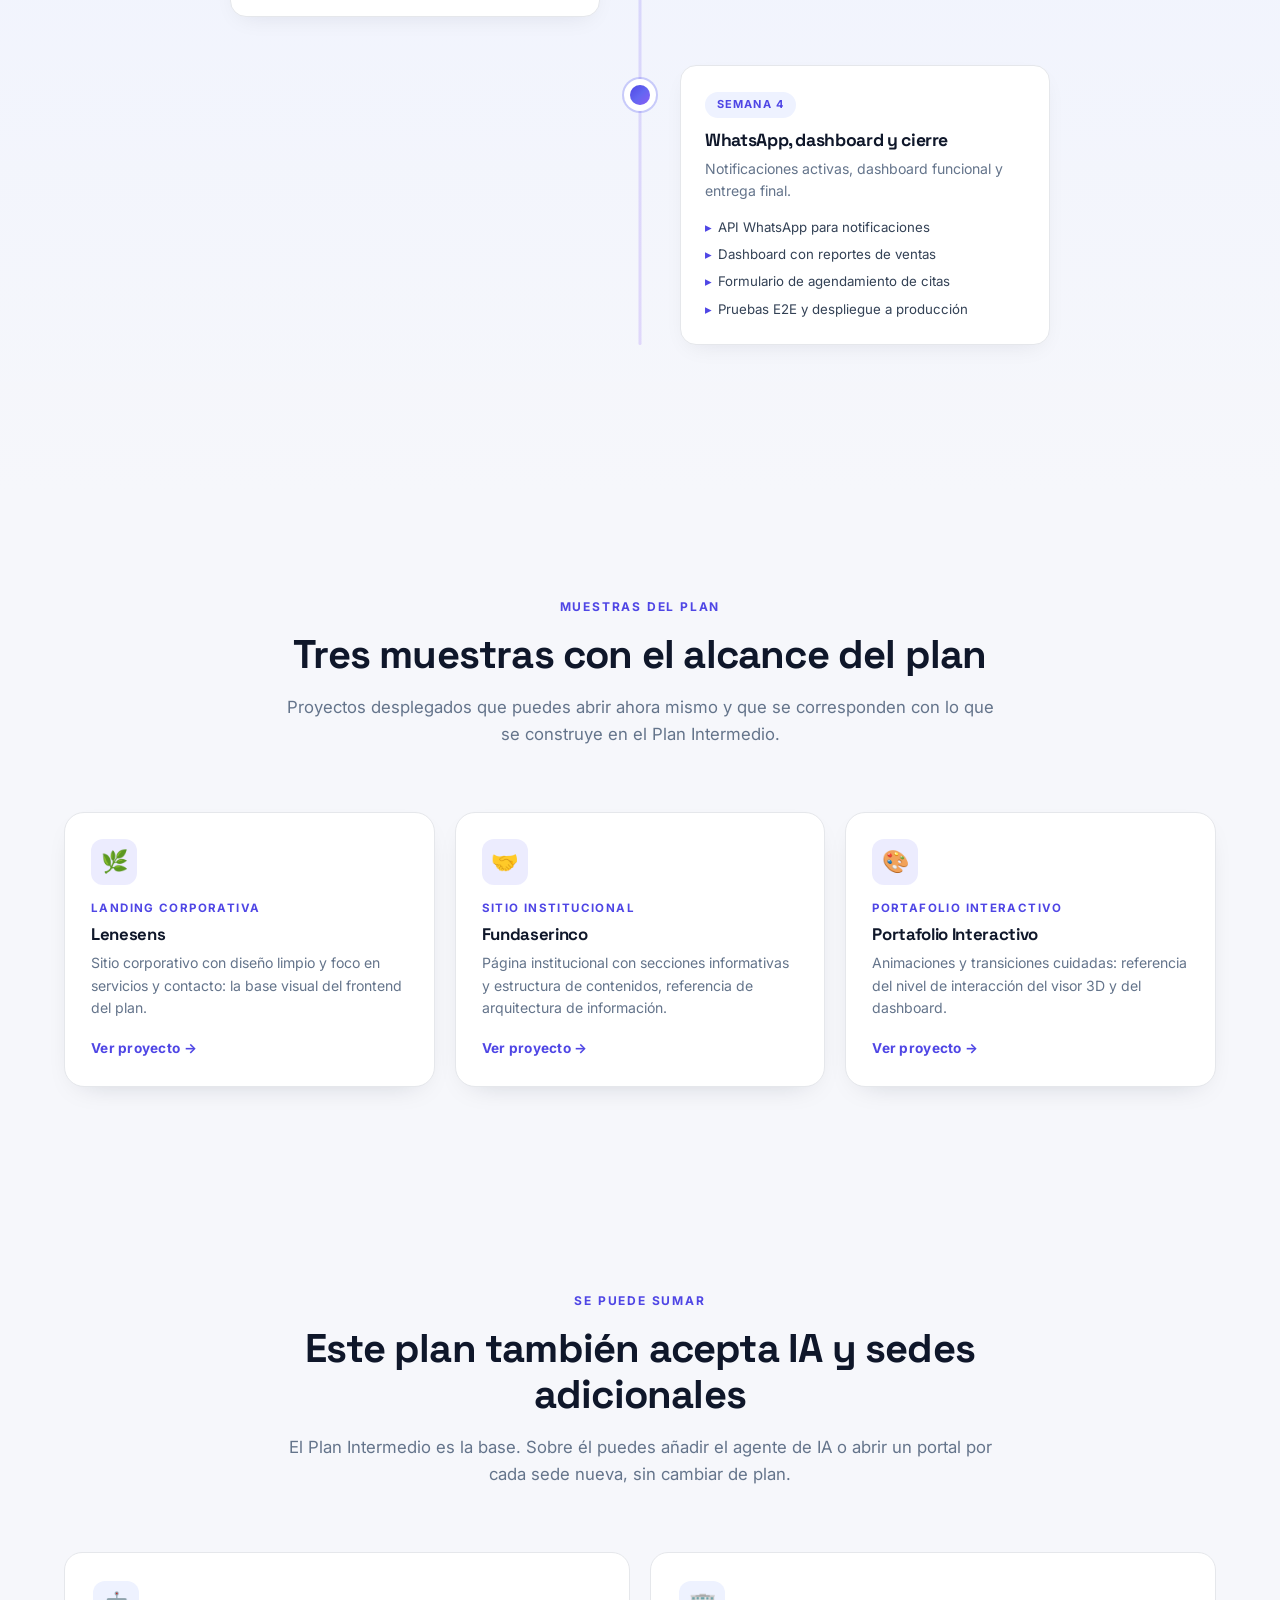
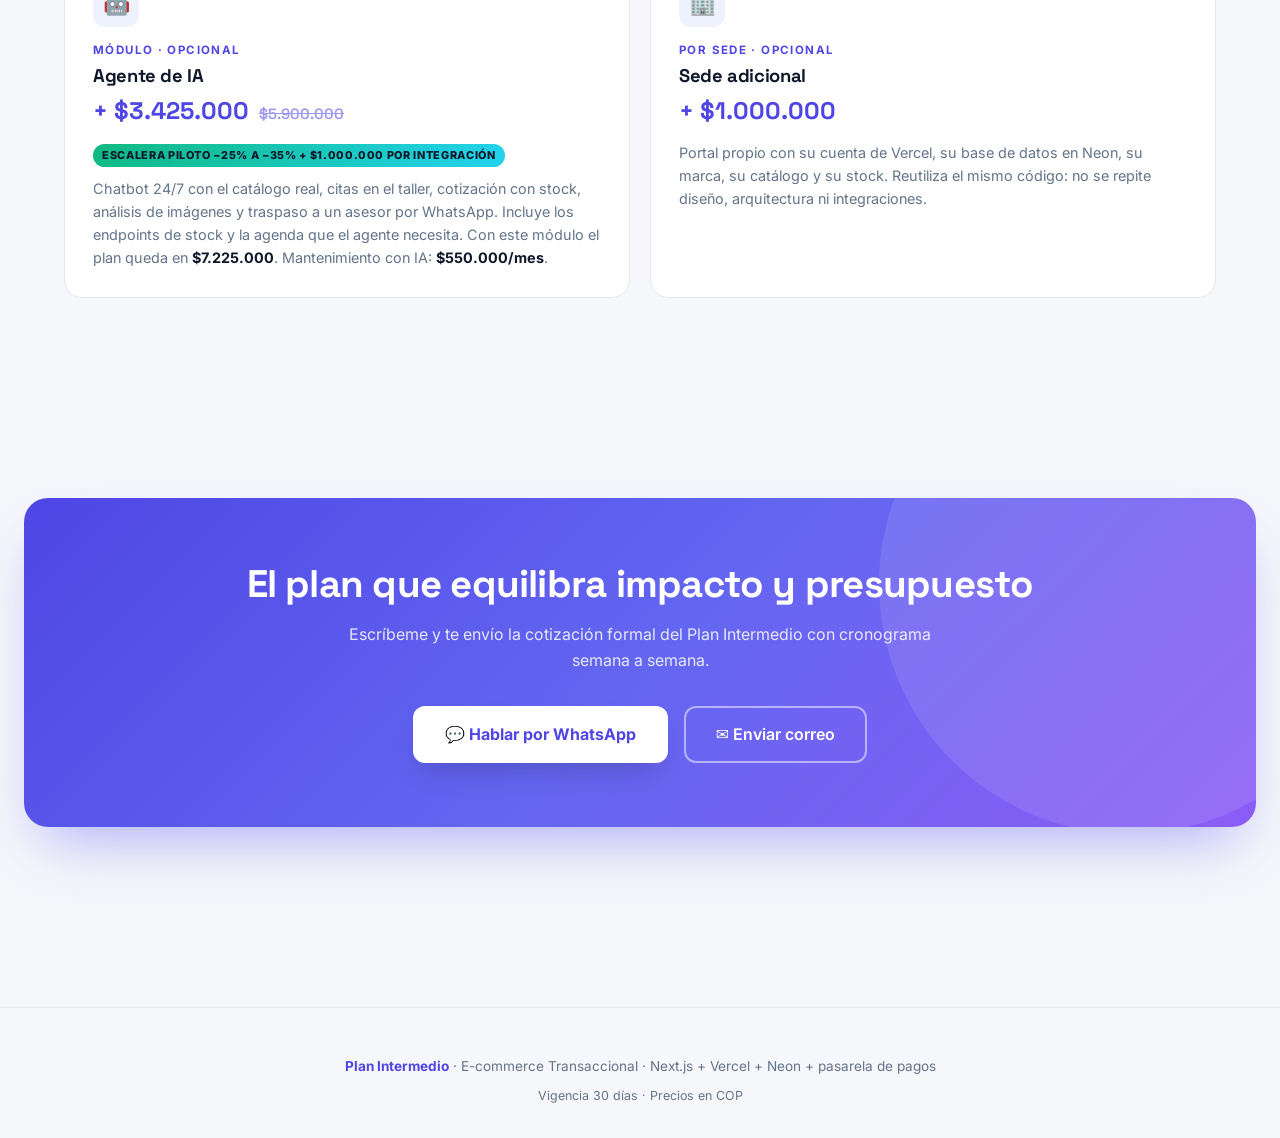
<file: planes/intermedio.html>
<!DOCTYPE html>
<html lang="es">
<head>
<meta charset="UTF-8">
<meta name="viewport" content="width=device-width, initial-scale=1.0">
<title>Plan Intermedio · $3.800.000 COP | E-commerce Transaccional</title>
<link rel="preconnect" href="https://fonts.googleapis.com">
<link rel="preconnect" href="https://fonts.gstatic.com" crossorigin>
<link rel="icon" type="image/svg+xml" href="../assets/img/favicon.svg">
<link href="https://fonts.googleapis.com/css2?family=Inter:wght@300;400;500;600;700;800;900&family=Space+Grotesk:wght@500;600;700&display=swap" rel="stylesheet">
<link rel="stylesheet" href="../css/plan-intermedio.css">
</head>
<body>

<!-- ================= HERO ================= -->
<header class="hero">
  <div class="wrap">
    <div class="hero-grid">
      <div>
        <a href="../index.html#planes" class="back-link">← Volver a la propuesta</a>
        <div class="badge">⭐ Plan Intermedio · Recomendado</div>
        <h1>El punto de equilibrio entre<br><span class="grad">impacto visual y presupuesto.</span></h1>
        <p class="lead">Visor 3D interactivo 360°, API REST de la pasarela que elijas (Bold como ejemplo) con webhook, notificaciones por WhatsApp y dashboard con reportes. La experiencia premium, sin el costo de una animación cinematográfica.</p>
        <div class="price-hero">
          <span class="cur">$</span>
          <span class="num">3.800.000</span>
          <span class="note">COP · 3D incluido · 1 sede<br>+ IA $3.425.000 · + sede $1.000.000</span>
        </div>
      </div>
      <div class="hero-visual">
        <div class="visor-3d">
          <div class="visor-glow"></div>
          <div class="visor-scene">
            <div class="visor-face">🏍️</div>
            <div class="visor-face">🔧</div>
            <div class="visor-face">⚙️</div>
            <div class="visor-face">🛞</div>
            <div class="visor-face">🪖</div>
            <div class="visor-face">🏁</div>
          </div>
          <div class="visor-hint">Producto 360° · Interactivo</div>
        </div>
      </div>
    </div>
  </div>
</header>

<!-- ================= PROCESOS ================= -->
<section>
  <div class="wrap">
    <div class="sec-head">
      <span class="sec-tag">Procesos clave</span>
      <h2>Cuatro módulos, una experiencia coherente</h2>
      <p>Pasa el cursor sobre cada tarjeta para ver qué se construye por dentro.</p>
    </div>

    <div class="process-grid">
      <div class="flip-card">
        <div class="flip-inner">
          <div class="flip-front">
            <div class="icon">🎯</div>
            <h3>Visor 3D interactivo</h3>
            <p>El cliente gira el producto con el dedo. Impacto visual real sin animación narrativa.</p>
          </div>
          <div class="flip-back">
            <h3>Qué se construye</h3>
            <ul>
              <li>Modelo GLB de un producto</li>
              <li>Integración con model-viewer</li>
              <li>Carga optimizada para móvil</li>
              <li>Fallback en imagen estática</li>
            </ul>
          </div>
        </div>
      </div>

      <div class="flip-card">
        <div class="flip-inner">
          <div class="flip-front">
            <div class="icon">💳</div>
            <h3>API REST de pasarela + webhook</h3>
            <p>Payment intent creado desde el backend, validación de firma y confirmación asíncrona por webhook, sin bloquear el checkout del cliente. Se implementa con Bold como ejemplo; sirve igual para Wompi, Mercado Pago u otra.</p>
          </div>
          <div class="flip-back">
            <h3>Qué se construye</h3>
            <ul>
              <li>Payment intent por pedido</li>
              <li>Validación de firma del webhook</li>
              <li>Confirmación asíncrona del pago</li>
              <li>Registro del pedido en Neon</li>
            </ul>
          </div>
        </div>
      </div>

      <div class="flip-card">
        <div class="flip-inner">
          <div class="flip-front">
            <div class="icon">💬</div>
            <h3>WhatsApp (notificaciones)</h3>
            <p>Confirmaciones automáticas de pedido y recordatorios de cita por API de WhatsApp Business.</p>
          </div>
          <div class="flip-back">
            <h3>Qué se construye</h3>
            <ul>
              <li>Plantillas de utilidad aprobadas</li>
              <li>Trigger al aprobar un pago</li>
              <li>Notificación de cita agendada</li>
              <li>Log de envíos en el dashboard</li>
            </ul>
          </div>
        </div>
      </div>

      <div class="flip-card">
        <div class="flip-inner">
          <div class="flip-front">
            <div class="icon">📊</div>
            <h3>Dashboard con reportes</h3>
            <p>Panel de administración con ventas del día, pedidos pendientes y citas agendadas.</p>
          </div>
          <div class="flip-back">
            <h3>Qué se construye</h3>
            <ul>
              <li>Consultas SQL en Neon</li>
              <li>Reportes de ventas y pedidos</li>
              <li>Listado de citas pendientes</li>
              <li>Acceso protegido para admin</li>
            </ul>
          </div>
        </div>
      </div>
    </div>
  </div>
</section>

<!-- ================= TIMELINE ================= -->
<section style="background:linear-gradient(180deg,transparent,#eef2ff 50%,transparent)">
  <div class="wrap">
    <div class="sec-head">
      <span class="sec-tag">Cronograma</span>
      <h2>4 semanas, entregas visibles cada semana</h2>
      <p>Al final de cada semana tienes algo funcional en una Preview URL de Vercel para revisar.</p>
    </div>

    <div class="timeline">
      <div class="t-item">
        <div class="t-dot"></div>
        <div class="t-card">
          <span class="t-week">Semana 1</span>
          <h3>Fundaciones</h3>
          <p>Repositorio, deploy inicial y estructura base.</p>
          <ul class="t-tasks">
            <li>GitHub + Vercel configurado</li>
            <li>Arquitectura de datos en Neon</li>
            <li>Wireframes y sistema visual</li>
            <li>Primer deploy (Preview URL)</li>
          </ul>
        </div>
      </div>

      <div class="t-item">
        <div class="t-dot"></div>
        <div class="t-card">
          <span class="t-week">Semana 2</span>
          <h3>Frontend y catálogo</h3>
          <p>Experiencia de compra navegable con visor 3D integrado.</p>
          <ul class="t-tasks">
            <li>Catálogo por marca y detalle de producto</li>
            <li>Visor 3D interactivo integrado</li>
            <li>Carrito y flujo de checkout con la pasarela</li>
            <li>Diseño responsive</li>
          </ul>
        </div>
      </div>

      <div class="t-item">
        <div class="t-dot"></div>
        <div class="t-card">
          <span class="t-week">Semana 3</span>
          <h3>Backend y pagos</h3>
          <p>Integración de la API REST de la pasarela (Bold como ejemplo) con webhook y registro de pedidos.</p>
          <ul class="t-tasks">
            <li>Endpoints Node.js de productos y pedidos</li>
            <li>API REST de pasarela (ej. Bold) con payment intent</li>
            <li>Webhook con validación de firma</li>
            <li>Registro de pedido aprobado en Neon</li>
          </ul>
        </div>
      </div>

      <div class="t-item">
        <div class="t-dot"></div>
        <div class="t-card">
          <span class="t-week">Semana 4</span>
          <h3>WhatsApp, dashboard y cierre</h3>
          <p>Notificaciones activas, dashboard funcional y entrega final.</p>
          <ul class="t-tasks">
            <li>API WhatsApp para notificaciones</li>
            <li>Dashboard con reportes de ventas</li>
            <li>Formulario de agendamiento de citas</li>
            <li>Pruebas E2E y despliegue a producción</li>
          </ul>
        </div>
      </div>
    </div>
  </div>
</section>

<!-- ================= MUESTRAS DEL PLAN ================= -->
<section id="muestras">
  <div class="wrap">
    <div class="sec-head">
      <span class="sec-tag">Muestras del plan</span>
      <h2>Tres muestras con el alcance del plan</h2>
      <p>Proyectos desplegados que puedes abrir ahora mismo y que se corresponden con lo que se construye en el Plan Intermedio.</p>
    </div>

    <div class="samples-grid">
      <a class="sample-card" href="https://shoyosb-maker.github.io/lenesens/" target="_blank" rel="noopener">
        <div class="sample-icon">🌿</div>
        <div class="sample-cat">Landing corporativa</div>
        <h3>Lenesens</h3>
        <p>Sitio corporativo con diseño limpio y foco en servicios y contacto: la base visual del frontend del plan.</p>
        <span class="sample-more">Ver proyecto →</span>
      </a>
      <a class="sample-card" href="https://shoyosb-maker.github.io/fundaserinco-pagina-web-/index.html" target="_blank" rel="noopener">
        <div class="sample-icon">🤝</div>
        <div class="sample-cat">Sitio institucional</div>
        <h3>Fundaserinco</h3>
        <p>Página institucional con secciones informativas y estructura de contenidos, referencia de arquitectura de información.</p>
        <span class="sample-more">Ver proyecto →</span>
      </a>
      <a class="sample-card" href="https://shoyosb-maker.github.io/portafolio-interactivo/" target="_blank" rel="noopener">
        <div class="sample-icon">🎨</div>
        <div class="sample-cat">Portafolio interactivo</div>
        <h3>Portafolio Interactivo</h3>
        <p>Animaciones y transiciones cuidadas: referencia del nivel de interacción del visor 3D y del dashboard.</p>
        <span class="sample-more">Ver proyecto →</span>
      </a>
    </div>
  </div>
</section>

<!-- ================= MÓDULOS OPCIONALES ================= -->
<section>
  <div class="wrap">
    <div class="sec-head">
      <span class="sec-tag">Se puede sumar</span>
      <h2>Este plan también acepta IA y sedes adicionales</h2>
      <p>El Plan Intermedio es la base. Sobre él puedes añadir el agente de IA o abrir un portal por cada sede nueva, sin cambiar de plan.</p>
    </div>

    <div class="addons-grid">
      <div class="addon-card">
        <div class="addon-ic">🤖</div>
        <div class="addon-cat">Módulo · opcional</div>
        <h3>Agente de IA</h3>
        <div class="addon-price">+ $3.425.000 <s>$5.900.000</s></div>
        <span class="addon-pilot">Escalera piloto −25% a −35% + $1.000.000 por integración</span>
        <p>Chatbot 24/7 con el catálogo real, citas en el taller, cotización con stock, análisis de imágenes y traspaso a un asesor por WhatsApp. Incluye los endpoints de stock y la agenda que el agente necesita. Con este módulo el plan queda en <strong>$7.225.000</strong>. Mantenimiento con IA: <strong>$550.000/mes</strong>.</p>
      </div>
      <div class="addon-card">
        <div class="addon-ic">🏢</div>
        <div class="addon-cat">Por sede · opcional</div>
        <h3>Sede adicional</h3>
        <div class="addon-price">+ $1.000.000</div>
        <p>Portal propio con su cuenta de Vercel, su base de datos en Neon, su marca, su catálogo y su stock. Reutiliza el mismo código: no se repite diseño, arquitectura ni integraciones.</p>
      </div>
    </div>
  </div>
</section>

<!-- ================= CTA ================= -->
<section>
  <div class="cta">
    <h2>El plan que equilibra impacto y presupuesto</h2>
    <p>Escríbeme y te envío la cotización formal del Plan Intermedio con cronograma semana a semana.</p>
    <div class="cta-btns">
      <a href="https://wa.me/573177366474?text=Hola%2C%20me%20interesa%20el%20Plan%20Intermedio%20de%20%243.800.000" target="_blank" class="btn-white">
        💬 Hablar por WhatsApp
      </a>
      <a href="mailto:shoyosb@gmail.com?subject=Inter%C3%A9s%20Plan%20Intermedio" class="btn-outline">
        ✉️ Enviar correo
      </a>
    </div>
  </div>
</section>

<footer>
  <div class="wrap">
    <p><strong>Plan Intermedio</strong> · E-commerce Transaccional · Next.js + Vercel + Neon + pasarela de pagos</p>
    <p style="margin-top:8px;font-size:.78rem">Vigencia 30 días · Precios en COP</p>
  </div>
</footer>

<script src="../js/plan-intermedio.js"></script>

</body>
</html>
</file>
<file: css/styles.css>
@charset "UTF-8";
/**
 * Propuesta E-commerce · Motos, Accesorios y Servicio Mecánico
 * Hoja de estilos principal
 * Orden: tokens -> base -> componentes -> secciones -> responsive
 */

:root{
  --bg:#f6f7fb;
  --surface:#ffffff;
  --ink:#0f172a;
  --ink-2:#334155;
  --muted:#64748b;
  --line:#e5e7eb;
  --primary:#4f46e5;
  --primary-2:#6366f1;
  --primary-soft:#eef2ff;
  --accent:#f59e0b;
  --accent-soft:#fffbeb;
  --success:#10b981;
  --success-soft:#ecfdf5;
  --danger:#ef4444;
  --dark:#0b1020;
  --dark-2:#151a35;
  --radius:18px;
  --radius-sm:12px;
  --shadow-sm:0 1px 2px rgba(15,23,42,.05),0 1px 3px rgba(15,23,42,.06);
  --shadow:0 10px 25px -8px rgba(15,23,42,.15),0 4px 10px -4px rgba(15,23,42,.08);
  --shadow-lg:0 25px 50px -12px rgba(15,23,42,.25);
  --grad-primary:linear-gradient(135deg,#4f46e5,#7c3aed);
  --grad-elite:linear-gradient(135deg,#0f172a,#312e81,#4c1d95);
  --grad-inter:linear-gradient(135deg,#4f46e5,#6366f1,#8b5cf6);
  --grad-ess:linear-gradient(135deg,#334155,#475569);
}
*{margin:0;padding:0;box-sizing:border-box}
/* la tipografía se adapta al alto de la ventana: en pantallas bajas todo
   entra sin que las cajas se salgan de la pantalla */
html{-webkit-text-size-adjust:100%;font-size:clamp(13px,1.85vh,16px)}
body{
  font-family:'Inter',system-ui,-apple-system,sans-serif;
  background:var(--bg);color:var(--ink);
  line-height:1.6;-webkit-font-smoothing:antialiased;
}
h1,h2,h3,h4{font-family:'Space Grotesk','Inter',sans-serif;letter-spacing:-.02em;line-height:1.15}
a{color:inherit;text-decoration:none}
img{max-width:100%;display:block}
.wrap{max-width:1320px;margin:0 auto;padding:0 24px}

/* PANTALLA DE CARGA · el video de marca cubre la página hasta que todo está listo */
html.is-loading{overscroll-behavior:none}
.page-loader{
  position:fixed;inset:0;z-index:9999;
  display:grid;place-items:center;
  background:#000;
  transition:opacity .6s ease,visibility .6s;
}
.page-loader.is-done{opacity:0;visibility:hidden;pointer-events:none}
.page-loader-video{
  width:100%;height:100%;
  object-fit:contain;
  display:block;
  background:#000;
}

/* HERO · ESCENA DE VIDEO (imagen → video → contenido) */
.scene{
  position:relative;
  height:100vh;height:100svh;
  background:#04050a;
  padding:0;
}
.scene-stage{
  position:sticky;top:0;
  height:100vh;height:100svh;
  display:grid;place-items:center;
  overflow:hidden;
}
.scene-media{position:absolute;inset:0;z-index:0;background:#04050a}
.scene-video{
  position:absolute;inset:0;width:100%;height:100%;
  object-fit:cover;object-position:center;
}
@media (min-width:701px){
  /* En pantallas anchas se ve el cuadro completo y no se recorta el título del video */
  .scene-video{object-fit:contain}
}
/* el video de avance queda siempre visible: muestra su primer frame como póster */
.scene-video{opacity:0;transition:opacity .25s ease}
.scene-video[data-scene-forward]{opacity:1}
.scene-video.is-active{opacity:1}
.scene-scrim{
  position:absolute;inset:0;
  background:
    radial-gradient(85% 65% at 50% 42%, rgba(4,5,10,0) 0%, rgba(4,5,10,.55) 100%),
    linear-gradient(180deg,rgba(4,5,10,.55) 0%,rgba(4,5,10,.10) 32%,rgba(4,5,10,.88) 100%);
  transition:background .6s ease;
}
.scene.is-revealed .scene-scrim{
  background:
    radial-gradient(90% 70% at 50% 40%, rgba(4,5,10,.45) 0%, rgba(4,5,10,.88) 100%),
    linear-gradient(180deg,rgba(4,5,10,.88) 0%,rgba(4,5,10,.66) 40%,rgba(4,5,10,.96) 100%);
}
.scene-content{
  position:relative;z-index:2;
  max-width:1000px;
  text-align:center;
  opacity:0;visibility:hidden;transform:translateY(26px);
  transition:opacity .65s ease,transform .65s ease,visibility .65s;
}
.scene-content.is-revealed{opacity:1;visibility:visible;transform:none}
.scene h1{
  font-size:clamp(1.9rem,4.2vw,3.4rem);
  font-weight:700;color:#fff;max-width:920px;margin:0 auto 20px;
  text-shadow:0 20px 60px rgba(0,0,0,.7);
}
.scene h1 .grad{
  background:linear-gradient(120deg,#a5b4fc,#c4b5fd,#fbbf24);
  -webkit-background-clip:text;background-clip:text;color:transparent;
}
.scene p.lead{
  color:#dbe3ef;font-size:1.1rem;max-width:660px;margin:0 auto;
  text-shadow:0 10px 30px rgba(0,0,0,.75);
}
.scene-hint{
  position:absolute;left:50%;bottom:26px;transform:translateX(-50%);
  z-index:3;display:flex;flex-direction:column;align-items:center;gap:10px;
  color:rgba(226,232,240,.8);font-size:.7rem;letter-spacing:.2em;text-transform:uppercase;
  transition:opacity .35s ease;
}
.scene-hint.is-hidden{opacity:0}
.scene-hint-line{
  width:1px;height:40px;
  background:linear-gradient(to bottom,rgba(251,191,36,.95),rgba(251,191,36,0));
  animation:sceneHint 2.2s ease-in-out infinite;
  transform-origin:top;
}
@keyframes sceneHint{
  0%,100%{transform:scaleY(.35);opacity:.45}
  50%{transform:scaleY(1);opacity:1}
}
/* Fallback sin movimiento: contenido visible y sin pin */
.scene.is-static{height:auto}
.scene.is-static .scene-stage{
  position:relative;height:auto;min-height:100svh;padding:120px 0 90px;
}
.scene.is-static .scene-content{opacity:1;visibility:visible;transform:none}
.scene.is-static .scene-hint{display:none}
.eyebrow{
  display:inline-flex;align-items:center;gap:8px;
  background:rgba(99,102,241,.15);border:1px solid rgba(99,102,241,.4);
  color:#c7d2fe;padding:8px 16px;border-radius:999px;
  font-size:13px;font-weight:500;letter-spacing:.05em;text-transform:uppercase;
  margin-bottom:24px;backdrop-filter:blur(8px);
}
.eyebrow .dot{width:6px;height:6px;background:#818cf8;border-radius:50%;box-shadow:0 0 12px #818cf8}
.hero-stats{
  display:grid;grid-template-columns:repeat(4,minmax(0,1fr));
  gap:16px;margin-top:44px;
}
@media (max-width:900px){
  .hero-stats{grid-template-columns:repeat(2,minmax(0,1fr))}
}
.hstat{
  background:rgba(10,12,20,.45);
  border:1px solid rgba(255,255,255,.14);
  border-radius:16px;padding:20px 22px;
  backdrop-filter:blur(10px);
  box-shadow:0 16px 40px -28px rgba(0,0,0,.9);
}
.hstat .num{font-family:'Space Grotesk';font-size:1.75rem;font-weight:700;color:#fff;font-variant-numeric:tabular-nums}
.hstat .num .cur{font-size:.9rem;color:#fbbf24;margin-right:2px}
.hstat .lbl{font-size:.8rem;color:#b6c2d4;margin-top:4px;letter-spacing:.02em}
.hero-cta{
  position:fixed;right:clamp(56px,5vw,88px);bottom:clamp(16px,2.4vh,28px);z-index:90;
  display:inline-flex;align-items:center;justify-content:center;
  width:58px;height:58px;padding:0;border-radius:50%;
  background:var(--grad-primary);color:#fff;
  font-family:'Space Grotesk','Inter',sans-serif;
  box-shadow:0 22px 50px -22px rgba(79,70,229,.95);
  transition:transform .25s ease,box-shadow .25s ease,filter .25s ease,opacity .25s ease,visibility .25s ease;
}
.hero-cta svg{width:25px;height:25px;fill:none;stroke:currentColor;stroke-width:2;stroke-linecap:round;stroke-linejoin:round}
.hero-cta:hover{transform:translateY(-2px);filter:brightness(1.08);box-shadow:0 28px 60px -24px rgba(99,102,241,1)}
.hero-cta:focus-visible{outline:2px solid #a5b4fc;outline-offset:4px}
@media (max-width:700px){
  .hero-cta.is-at-contact{opacity:0;visibility:hidden;pointer-events:none}
}
@media (max-width:600px){
  .scene h1{font-size:clamp(1.4rem,5.6vw,2rem);margin-bottom:12px}
  .scene p.lead{font-size:.92rem}
  .hero-stats{grid-template-columns:repeat(2,1fr);gap:10px;margin-top:24px}
  .hstat{padding:12px 14px;border-radius:12px}
  .hstat .num{font-size:1.25rem}
  .hstat .lbl{font-size:.68rem;margin-top:2px}
  .hero-cta{right:52px;bottom:14px;width:54px;height:54px}
  .scene-hint{bottom:16px;font-size:.6rem;letter-spacing:.16em}
}
@media (max-height:560px){
  .hero-stats{display:none}
  .scene p.lead{display:none}
}

/* SECUENCIA · VIDEO FIJO DE FONDO + CONTENIDO DE LA SECCIÓN POR ENCIMA */
section.has-cover{padding-top:0;padding-bottom:clamp(16px,3vh,40px);background:#04050a}
html.seq-locked{overscroll-behavior:none;touch-action:none}
/* PORTADA DE CADA SECCIÓN: card grande con el texto, en el flujo normal */
.sec-head-wrap{
  position:relative;z-index:1;
  margin-top:-84vh;
  transition:opacity .55s ease,transform .55s cubic-bezier(.22,.8,.3,1),visibility .55s;
}
.has-cover.is-armed:not(.is-revealed) .sec-head-wrap{opacity:0;visibility:hidden;transform:translateY(22px)}
.sec-head-card{
  background:linear-gradient(150deg,rgba(18,22,36,.96) 0%,rgba(9,11,19,.97) 58%,rgba(12,14,24,.98) 100%);
  border:1px solid rgba(255,255,255,.13);
  border-radius:20px;
  padding:clamp(16px,2vw,26px) clamp(18px,2.4vw,34px);
  box-shadow:0 40px 90px -50px rgba(0,0,0,.98),inset 0 1px 0 rgba(255,255,255,.07);
}
.sec-head-card .sec-tag{
  display:inline-block;color:#c7d2fe;
  background:rgba(99,102,241,.18);
  border:1px solid rgba(129,140,248,.45);
  padding:6px 14px;border-radius:999px;
  font-size:.72rem;font-weight:600;letter-spacing:.16em;
  margin-bottom:14px;
}
.sec-head-card h2{
  font-size:clamp(1.2rem,2.4vw,1.75rem);color:#fff;
  margin:0 0 8px;max-width:34ch;letter-spacing:-.015em;
}
.sec-head-card p{
  color:#c3cddd;font-size:clamp(.86rem,.98vw,.98rem);
  line-height:1.5;margin:0;max-width:92ch;
}
/* las cards de la sección entran después de que aparece el texto */
.sec-body{
  position:relative;z-index:1;
  padding-top:10px;
  display:flex;flex-direction:column;
  transition:opacity .6s ease,transform .6s cubic-bezier(.22,.8,.3,1),visibility .6s;
}
.has-cover.is-armed:not(.is-cards) .sec-body{opacity:0;visibility:hidden;transform:translateY(28px)}
.seq-stage{
  position:sticky;top:0;z-index:0;
  height:100vh;height:100svh;
  display:flex;align-items:center;
  overflow:hidden;
  background:#04050a;
}
.seq-media{position:absolute;inset:0;z-index:0;background:#04050a}
.seq-video{
  position:absolute;inset:0;width:100%;height:100%;
  object-fit:cover;object-position:center;
}
@media (min-width:701px){
  .seq-video{object-fit:contain}
}
/* el video de avance queda siempre visible: muestra su primer frame como póster */
.seq-video{opacity:0;transition:opacity .22s ease}
.seq-video[data-seq-forward]{opacity:1}
.seq-video.is-active{opacity:1}
/* el video se ve limpio mientras corre la animación; el velo sólo entra con las cards.
   El velo se funde por opacidad: los degradados no interpolan y el cambio de
   fondo se percibía como un corte seco al aparecer las cards */
.seq-media::after{
  content:'';position:absolute;inset:0;z-index:1;pointer-events:none;
  background:rgba(4,5,10,.26);
}
.seq-scrim{
  position:absolute;inset:0;z-index:2;pointer-events:none;
  background:linear-gradient(180deg,rgba(4,5,10,.93) 0%,rgba(4,5,10,.90) 45%,rgba(4,5,10,.95) 100%);
  opacity:0;
  transition:opacity .8s cubic-bezier(.22,.8,.3,1);
}
/* el video queda siempre sombreado como fondo una vez termina la transición */
.has-cover.is-revealed .seq-scrim,
.has-cover.is-cards .seq-scrim{opacity:1}
/* Fallback sin movimiento */
.has-cover.is-static .seq-stage{position:relative;height:auto;min-height:62svh;padding:90px 0 0}
.has-cover.is-static .sec-head-wrap{margin-top:-52vh}
.has-cover.is-static .sec-head-card{opacity:1;visibility:visible}
/* Móvil: el video ocupa toda la pantalla (como el hero); el velo entra con las cards */
@media (max-width:700px){
  .seq-stage{height:100svh}
  .sec-head-wrap{margin-top:-82vh}
  .seq-media{background:#04050a}
  .seq-scrim{
    background:
      radial-gradient(92% 72% at 50% 48%,rgba(4,5,10,.50) 0%,rgba(4,5,10,.92) 100%),
      linear-gradient(180deg,rgba(4,5,10,.93) 0%,rgba(4,5,10,.78) 38%,rgba(4,5,10,.94) 80%,rgba(4,5,10,.97) 100%);
  }
}
@media (max-width:600px){
  .sec-head-card{border-radius:20px;padding:20px 20px 22px}
  .sec-head-card h2{font-size:clamp(1.2rem,5vw,1.6rem);max-width:none}
  .sec-head-card p{font-size:.9rem}
  .sec-head-card .sec-tag{font-size:.66rem;padding:5px 12px;margin-bottom:12px}
}
/* pantallas bajas (portátiles): las cards y la portada se aprietan para que
   la sección quepa completa en la ventana. En móvil no aplica: ahí la sección
   hace scroll interno y el texto se lee completo */
@media (max-height:860px) and (min-width:761px){
  .sec-head-card{padding:12px 16px}
  .sec-head-card h2{font-size:1.12rem;margin-bottom:6px}
  .sec-head-card p{font-size:.8rem;line-height:1.42}
  .sec-head-card .sec-tag{font-size:.64rem;padding:4px 10px;margin-bottom:8px}
  .plan-head{padding:14px 16px 12px}
  .plan-head h3{font-size:1.15rem}
  .plan-head .sub{
    font-size:.78rem;line-height:1.35;min-height:0;
    display:-webkit-box;-webkit-line-clamp:3;-webkit-box-orient:vertical;overflow:hidden;
  }
  .plan-head .price{font-size:1.45rem;margin-top:9px}
  .plan-head .price-note{font-size:.7rem}
  .plan-body{padding:13px 15px 15px}
  .plan-body li{font-size:.8rem;line-height:1.32}
  .plan-body ul{gap:4px;margin-bottom:12px}
  .plan-details{padding:8px;font-size:.8rem;margin-bottom:7px}
  .plan-cta{padding:9px;font-size:.85rem}
  .maint-card{padding:18px}
  .maint-card .price{font-size:1.4rem;margin:8px 0 3px}
  .maint-card ul{gap:5px;font-size:.82rem}
  .infra-card{padding:14px}
  .pf-card{padding:15px}
  .pf-card p{margin-bottom:10px}
  .bd-card td{padding:7px 14px}
  .cmp tbody td{padding:7px 10px}
  .market-table tbody td{padding:8px 10px}
}
@media (max-height:620px) and (min-width:761px){
  .sec-head-card p{display:none}
}

/* SECTION HEADS */
section{padding:clamp(40px,6vh,72px) 0}
.sec-head{text-align:center;max-width:720px;margin:0 auto 56px}
.sec-tag{
  display:inline-block;font-size:13px;font-weight:600;letter-spacing:.08em;
  text-transform:uppercase;color:var(--primary);margin-bottom:12px;
}
.sec-head h2{font-size:clamp(1.6rem,3vw,2.25rem);margin-bottom:14px}
.sec-head p{color:var(--muted);font-size:1.05rem}

/* PLANS GRID */
.plans{display:grid;grid-template-columns:repeat(3,1fr);gap:16px;align-items:stretch}
.plan{
  --plan-rgb:100,116,139;
  background:var(--surface);border-radius:var(--radius);border:1px solid var(--line);
  overflow:hidden;position:relative;
  display:flex;flex-direction:column;
  transition:transform .3s ease,box-shadow .3s ease,border-color .3s ease;
  box-shadow:
    0 20px 45px -34px rgba(var(--plan-rgb),.60),
    var(--shadow-sm);
}
.plan:hover{
  transform:translateY(-6px);
  border-color:rgba(var(--plan-rgb),.35);
  box-shadow:
    0 32px 60px -30px rgba(var(--plan-rgb),.50),
    0 0 70px -26px rgba(var(--plan-rgb),.55),
    var(--shadow-lg);
}
.plan-head{
  padding:clamp(17px,1.8vw,24px) clamp(17px,1.8vw,24px) clamp(14px,1.4vw,20px);
  color:#fff;position:relative;overflow:hidden;
  box-shadow:
    inset 0 1px 0 rgba(255,255,255,.28),
    inset 0 70px 90px -70px rgba(255,255,255,.55);
}
.plan-head::before{
  content:"";position:absolute;right:-40px;top:-40px;
  width:180px;height:180px;border-radius:50%;
  background:rgba(255,255,255,.08);
}
.plan-head .tier{
  display:inline-block;font-size:11px;font-weight:700;letter-spacing:.12em;
  text-transform:uppercase;padding:5px 12px;border-radius:999px;
  background:rgba(255,255,255,.18);margin-bottom:14px;position:relative;
}
.plan-head h3{font-size:clamp(1.15rem,1.6vw,1.35rem);font-weight:700;color:#fff;margin-bottom:5px;position:relative}
.plan-head .sub{font-size:.82rem;color:rgba(255,255,255,.75);position:relative;min-height:3.1em;line-height:1.45}
.plan-head .price{font-family:'Space Grotesk';font-size:clamp(1.45rem,2vw,1.85rem);font-weight:700;color:#fff;position:relative;margin-top:12px;line-height:1}
.plan-head .price small{font-size:.85rem;font-weight:500;color:rgba(255,255,255,.7);margin-right:4px}
.plan-head .price .cur{font-size:1rem;color:rgba(255,255,255,.8);margin-right:2px}
.plan-head .price-note{font-size:.78rem;color:rgba(255,255,255,.65);margin-top:6px;position:relative}
.plan-elite{--plan-rgb:251,191,36}
.plan-inter{--plan-rgb:99,102,241}
.plan-ess{--plan-rgb:100,116,139}
.plan-elite .plan-head{background:var(--grad-elite)}
.plan-inter .plan-head{background:var(--grad-inter)}
.plan-ess .plan-head{background:var(--grad-ess)}
.badge-rec{
  position:absolute;top:18px;right:18px;
  background:var(--accent);color:#0f172a;
  font-size:10px;font-weight:800;letter-spacing:.1em;text-transform:uppercase;
  padding:6px 12px;border-radius:999px;z-index:2;
  box-shadow:0 8px 20px -6px rgba(245,158,11,.6);
}
.plan-body{
  padding:clamp(15px,1.6vw,22px);flex:1;display:flex;flex-direction:column;
  background:linear-gradient(180deg,rgba(var(--plan-rgb),.085),rgba(255,255,255,0) 150px);
}
.plan-body ul{list-style:none;display:flex;flex-direction:column;gap:6px;margin-bottom:14px;flex:1}
.plan-body li{
  display:flex;gap:8px;align-items:flex-start;
  font-size:.85rem;color:var(--ink-2);line-height:1.4;
}
.plan-body li .ico{
  flex:0 0 18px;height:18px;border-radius:50%;
  background:var(--success-soft);color:var(--success);
  display:grid;place-items:center;font-size:11px;font-weight:800;margin-top:2px;
}
.plan-body li.no .ico{background:#fef2f2;color:var(--danger)}
.plan-body li.no{color:var(--muted)}
.plan-cta{
  display:block;text-align:center;
  padding:11px;border-radius:12px;
  font-weight:600;font-size:.9rem;
  transition:filter .2s ease,transform .2s ease;margin-top:auto;
}
.plan-elite .plan-cta{background:var(--grad-elite);color:#fff}
.plan-inter .plan-cta{background:var(--grad-inter);color:#fff;box-shadow:0 10px 24px -8px rgba(99,102,241,.6)}
.plan-ess .plan-cta{background:var(--grad-ess);color:#fff}
.plan-cta:hover{filter:brightness(1.1);transform:translateY(-1px)}
.plan-details{
  display:block;text-align:center;
  padding:10px 12px;border-radius:12px;
  font-weight:600;font-size:.84rem;
  color:var(--ink-2);background:var(--bg);
  border:1px solid var(--line);
  margin-bottom:8px;
  transition:border-color .2s ease,color .2s ease,background .2s ease,transform .2s ease;
}
.plan-details:hover{
  border-color:var(--primary);color:var(--primary);
  background:var(--primary-soft);transform:translateY(-1px);
}

/* ===== ÉLITE · ACABADO LUXURY (NEGRO + DORADO) ===== */
.plan-elite .plan-head{
  background:
    radial-gradient(115% 130% at 88% -25%, rgba(251,191,36,.26), transparent 58%),
    linear-gradient(150deg,#06060a 0%,#12100b 52%,#241c0d 100%);
  box-shadow:
    inset 0 1px 0 rgba(255,231,150,.35),
    inset 0 -1px 0 rgba(251,191,36,.32);
}
.plan-elite .plan-head::before{background:radial-gradient(circle,rgba(251,191,36,.30),transparent 70%)}
/* Burbujas doradas: suben por la cabecera una sola vez al pasar el mouse */
.plan-bubbles{position:absolute;inset:0;overflow:hidden;pointer-events:none;z-index:0}
.plan-bubbles span{
  position:absolute;bottom:-14px;left:0;
  width:var(--b,12px);height:var(--b,12px);border-radius:50%;
  background:radial-gradient(circle at 34% 28%,rgba(255,252,235,.95) 0 16%,rgba(251,191,36,.55) 46%,rgba(245,158,11,.08) 100%);
  border:1px solid rgba(255,232,160,.55);
  box-shadow:0 0 12px rgba(251,191,36,.55),inset 0 0 5px rgba(255,255,255,.35);
  opacity:0;
}
.plan-elite:hover .plan-bubbles span{
  animation:bubbleRise var(--bd,2s) ease-in var(--bdel,0s) forwards;
}
@keyframes bubbleRise{
  0%{opacity:0;transform:translateY(0) scale(.5)}
  18%{opacity:1}
  70%{opacity:.8}
  100%{opacity:0;transform:translateY(calc(-1 * var(--br,200px))) scale(1.15)}
}
.plan-bubbles span:nth-child(1){left:4%;--b:13px;--bdel:0s;--bd:2.2s;--br:250px}
.plan-bubbles span:nth-child(2){left:12%;--b:9px;--bdel:.2s;--bd:2s;--br:210px}
.plan-bubbles span:nth-child(3){left:20%;--b:14px;--bdel:.05s;--bd:2.5s;--br:280px}
.plan-bubbles span:nth-child(4){left:29%;--b:11px;--bdel:.35s;--bd:2.1s;--br:230px}
.plan-bubbles span:nth-child(5){left:38%;--b:14px;--bdel:.13s;--bd:2.3s;--br:260px}
.plan-bubbles span:nth-child(6){left:47%;--b:8px;--bdel:.5s;--bd:1.8s;--br:190px}
.plan-bubbles span:nth-child(7){left:56%;--b:15px;--bdel:.02s;--bd:2.6s;--br:290px}
.plan-bubbles span:nth-child(8){left:65%;--b:12px;--bdel:.28s;--bd:2.1s;--br:235px}
.plan-bubbles span:nth-child(9){left:74%;--b:13px;--bdel:.16s;--bd:2.4s;--br:270px}
.plan-bubbles span:nth-child(10){left:83%;--b:9px;--bdel:.4s;--bd:1.9s;--br:200px}
.plan-bubbles span:nth-child(11){left:91%;--b:13px;--bdel:.09s;--bd:2.2s;--br:250px}
.plan-bubbles span:nth-child(12){left:44%;--b:10px;--bdel:.6s;--bd:2s;--br:220px}
.plan-elite .plan-head .tier{
  background:rgba(251,191,36,.12);
  border:1px solid rgba(251,191,36,.45);
  color:#fbbf24;
}
.plan-elite .plan-head .sub{color:rgba(255,246,214,.72)}
.plan-elite .plan-head .price{
  background:linear-gradient(135deg,#fff6d8,#fbbf24 55%,#d97706);
  -webkit-background-clip:text;background-clip:text;color:transparent;
}
.plan-elite .plan-head .price small{color:rgba(251,191,36,.85)}
.plan-elite .plan-head .price .cur{color:rgba(251,191,36,.9)}
.plan-elite .plan-head .price-note{color:rgba(251,191,36,.75)}
.plan-elite .plan-body li .ico{background:rgba(251,191,36,.16);color:#b45309}
.plan-elite .plan-details{
  background:linear-gradient(180deg,#0d0d12,#151519);
  border-color:rgba(251,191,36,.35);color:#fbbf24;
}
.plan-elite .plan-details:hover{
  background:linear-gradient(180deg,#161522,#0d0d12);
  border-color:rgba(251,191,36,.7);color:#fde68a;transform:translateY(-1px);
}
.plan-elite .plan-cta{
  background:linear-gradient(135deg,#fbbf24,#f59e0b 55%,#d97706);
  color:#231803;
  box-shadow:0 12px 26px -10px rgba(245,158,11,.65);
  position:relative;overflow:hidden;
}
.plan-elite .plan-cta::after{
  content:"";position:absolute;inset:0;pointer-events:none;
  background:linear-gradient(110deg,transparent 30%,rgba(255,255,255,.55) 50%,transparent 70%);
  transform:translateX(-120%);
  transition:transform .7s ease;
}
.plan-elite .plan-cta:hover::after{transform:translateX(120%)}
.plan-elite::after{
  content:"";position:absolute;top:-20%;left:0;width:45%;height:140%;
  background:linear-gradient(105deg,transparent,rgba(251,191,36,.18),rgba(255,255,255,.45),rgba(251,191,36,.18),transparent);
  transform:translateX(-160%) skewX(-16deg);
  opacity:0;pointer-events:none;z-index:2;
}
.plan-elite:hover::after{animation:cardSheen .9s ease forwards}
@keyframes cardSheen{
  0%{transform:translateX(-160%) skewX(-16deg);opacity:0}
  12%{opacity:1}
  100%{transform:translateX(320%) skewX(-16deg);opacity:0}
}
.plan-elite:hover{
  box-shadow:
    0 34px 64px -30px rgba(251,191,36,.45),
    0 0 80px -24px rgba(251,191,36,.55),
    var(--shadow-lg);
}

/* ===== INTERMEDIO · TOQUE GLASS ===== */
.plan-inter{
  background:linear-gradient(158deg,rgba(255,255,255,.95) 0%,rgba(255,255,255,.78) 48%,rgba(238,242,255,.85) 100%);
  border-color:rgba(255,255,255,.75);
  box-shadow:
    0 0 0 1px rgba(99,102,241,.14),
    inset 0 1px 0 rgba(255,255,255,.95),
    0 22px 45px -32px rgba(99,102,241,.55);
}
.plan-inter::before{
  content:"";position:absolute;inset:0;pointer-events:none;z-index:0;
  background:
    radial-gradient(90% 60% at 6% 0%, rgba(255,255,255,.95), transparent 55%),
    linear-gradient(115deg, rgba(255,255,255,.7) 0%, rgba(255,255,255,0) 30%);
}
.plan-inter .plan-head{position:relative;z-index:1}
.plan-inter .plan-body{
  position:relative;z-index:1;
  background:
    radial-gradient(120% 90% at 100% 0%, rgba(99,102,241,.10), transparent 60%),
    linear-gradient(180deg,rgba(255,255,255,.35),rgba(255,255,255,0) 140px);
}
.plan-inter .plan-details{
  background:rgba(255,255,255,.55);
  border-color:rgba(255,255,255,.85);
}
.plan-inter:hover{
  box-shadow:
    0 0 0 1px rgba(99,102,241,.22),
    inset 0 1px 0 #fff,
    0 34px 60px -30px rgba(99,102,241,.48),
    0 0 64px -26px rgba(99,102,241,.45);
}
.plan-inter::after{
  content:"";position:absolute;top:-20%;left:0;width:45%;height:140%;
  background:linear-gradient(105deg,transparent,rgba(199,210,254,.55),rgba(255,255,255,.9),rgba(199,210,254,.55),transparent);
  transform:translateX(-160%) skewX(-16deg);
  opacity:0;pointer-events:none;z-index:2;
}
.plan-inter:hover::after{animation:cardSheen .9s ease forwards}

/* DESGLOSE */
.breakdown{display:grid;grid-template-columns:repeat(2,1fr);gap:20px}
.bd-card{
  background:var(--surface);border:1px solid var(--line);
  border-radius:var(--radius);overflow:hidden;box-shadow:var(--shadow-sm);
  display:flex;flex-direction:column;
}
.bd-head{
  padding:14px 18px;border-bottom:1px solid var(--line);
  display:flex;justify-content:space-between;align-items:center;
}
.bd-head h4{font-size:1rem;font-weight:700}
.bd-head .total{
  font-family:'Space Grotesk';font-weight:700;font-size:1.1rem;color:var(--primary);
}
.bd-card table{width:100%;border-collapse:collapse;font-size:.875rem;flex:1;height:100%}
.bd-card tr{border-bottom:1px solid var(--line)}
.bd-card tr:last-child{border-bottom:none}
.bd-card td{padding:8px 18px;color:var(--ink-2)}
.bd-card td:last-child{text-align:right;font-weight:600;white-space:nowrap;color:var(--ink)}
.bd-card tr.sum td{
  background:var(--primary-soft);font-weight:700;color:var(--primary);
  padding:14px 24px;font-size:.9rem;
}
/* Ítems diferenciales por plan */
.bd-card tr.diff-elite td{background:linear-gradient(90deg,#fffbeb,#fffefa)}
.bd-card tr.diff-elite td:first-child{box-shadow:inset 3px 0 0 var(--accent)}
.bd-card tr.diff-elite td:last-child{color:#b45309}
.bd-card tr.diff-inter td{background:linear-gradient(90deg,#eef2ff,#f8f9ff)}
.bd-card tr.diff-inter td:first-child{box-shadow:inset 3px 0 0 var(--primary)}
.bd-card tr.diff-inter td:last-child{color:var(--primary)}
.bd-badge{
  display:inline-block;margin-left:8px;vertical-align:middle;
  font-size:9px;font-weight:800;letter-spacing:.1em;text-transform:uppercase;
  padding:2px 7px;border-radius:999px;
}
.bd-badge.elite{background:rgba(245,158,11,.18);color:#b45309}
.bd-badge.inter{background:rgba(99,102,241,.15);color:#4338ca}
.bd-foot{font-size:.72rem;color:var(--muted);line-height:1.5;padding:10px 18px 14px;border-top:1px dashed var(--line)}

/* TABLA COMPARATIVA */
.cmp-wrap{
  background:var(--surface);border:1px solid var(--line);
  border-radius:var(--radius);overflow:hidden;box-shadow:var(--shadow);
}
.cmp{width:100%;border-collapse:collapse;font-size:.9rem}
.cmp thead th{
  background:var(--dark);color:#fff;padding:13px 12px;
  text-align:left;font-weight:600;font-size:.82rem;letter-spacing:.03em;
}
.cmp thead th:first-child{width:26%}
.cmp thead th.center{text-align:center}
.cmp thead th.hl-elite{background:linear-gradient(135deg,#312e81,#4c1d95)}
.cmp thead th.hl-inter{background:linear-gradient(135deg,#4f46e5,#6d28d9)}
.cmp thead th.hl-ess{background:linear-gradient(135deg,#334155,#475569)}
.cmp tbody td{padding:9px 12px;border-bottom:1px solid var(--line);color:var(--ink-2)}
.cmp tbody td:first-child{font-weight:500;color:var(--ink)}
.cmp tbody td.center{text-align:center}
.cmp tbody tr:nth-child(even){background:#fafbff}
.cmp tbody tr:hover{background:var(--primary-soft)}
.chip{
  display:inline-block;font-size:11px;font-weight:700;padding:3px 10px;border-radius:999px;
  letter-spacing:.02em;
}
.chip.yes{background:var(--success-soft);color:#047857}
.chip.no{background:#f1f5f9;color:#64748b}
.chip.partial{background:var(--accent-soft);color:#b45309}
.chip.na{background:#f8fafc;color:#94a3b8}

/* MANTENIMIENTO */
.maint-grid{display:grid;grid-template-columns:repeat(3,1fr);gap:16px;flex:1 1 auto}
.maint-card{
  border-radius:var(--radius);padding:clamp(18px,2.2vw,26px);
  border:1px solid var(--line);background:var(--surface);
  box-shadow:var(--shadow-sm);position:relative;overflow:hidden;
  display:flex;flex-direction:column;
  transition:transform .25s ease,box-shadow .25s ease;
}
.maint-card:hover{transform:translateY(-4px);box-shadow:var(--shadow)}
.maint-card.base{border-top:4px solid #64748b}
.maint-card.full{border-top:4px solid var(--primary)}
.maint-card h4{font-size:1.2rem;margin-bottom:4px}
.maint-card .tag{font-size:12px;font-weight:600;color:var(--muted);text-transform:uppercase;letter-spacing:.06em}
.maint-card .price{font-family:'Space Grotesk';font-size:1.6rem;font-weight:700;color:var(--ink);margin:10px 0 4px}
.maint-card .price small{font-size:.85rem;color:var(--muted);font-weight:500}
.maint-card .desc{font-size:.9rem;color:var(--muted);margin-bottom:20px}
.maint-card ul{list-style:none;display:flex;flex-direction:column;gap:9px;font-size:.875rem;color:var(--ink-2);flex:1 1 auto;justify-content:space-between}
.maint-card li{display:flex;gap:10px;align-items:flex-start}
.maint-card li::before{
  content:"✓";
  flex:0 0 18px;width:18px;height:18px;border-radius:50%;
  background:var(--success-soft);color:var(--success);
  display:grid;place-items:center;font-size:11px;font-weight:800;
  line-height:1;margin-top:2px;
}
.maint-card li.no::before{content:"✕";background:#fef2f2;color:var(--danger)}
.maint-card li.no{color:var(--muted)}

/* MERCADO */
.market-table{width:100%;border-collapse:collapse;font-size:.9rem;background:var(--surface);border-radius:var(--radius);overflow:hidden;box-shadow:var(--shadow-sm);border:1px solid var(--line)}
.market-table thead th{background:#0f172a;color:#fff;padding:12px;text-align:left;font-weight:600;font-size:.82rem}
.market-table thead th:last-child{text-align:right}
.market-table tbody td{padding:10px 12px;border-bottom:1px solid var(--line);color:var(--ink-2)}
.market-table tbody tr:last-child td{border-bottom:none}
.market-table tbody tr:nth-child(even){background:#fafbff}
.market-table td:last-child{text-align:right;font-weight:600;color:var(--ink)}
.market-table .save{color:var(--success);font-weight:700}
.market-table .ours{color:var(--primary);font-weight:700}
.market-note{
  margin:32px auto 0;max-width:900px;text-align:center;
  color:#b6c2d4;font-size:.9rem;line-height:1.6;
}
.market-note strong{color:#fff}
/* tablas anchas: scroll horizontal interno en pantallas muy pequeñas */
.table-scroll{overflow-x:auto;padding-bottom:4px;border-radius:var(--radius)}
/* mercado: la tabla llena el alto disponible y la nota queda al pie, así la
   sección se ve completa contra el video y no queda una banda vacía abajo */
#mercado .table-scroll{flex:1 0 auto;display:flex}
#mercado .market-table{height:auto}
#mercado .market-note{margin-top:auto;padding-top:clamp(16px,2.4vh,28px)}

/* INFRA */
.infra-grid{display:grid;grid-template-columns:repeat(4,1fr);gap:14px;margin-bottom:24px}
.infra-card{
  background:var(--surface);border:1px solid var(--line);border-radius:var(--radius-sm);
  padding:18px;box-shadow:var(--shadow-sm);
}
.infra-card .name{font-size:.78rem;font-weight:700;text-transform:uppercase;letter-spacing:.06em;color:var(--muted);margin-bottom:6px}
.infra-card .v{font-family:'Space Grotesk';font-size:1.2rem;font-weight:700;color:var(--ink);margin-bottom:3px}
.infra-card .v small{font-size:.75rem;font-weight:500;color:var(--muted)}
.infra-card p{font-size:.82rem;color:var(--muted);line-height:1.5;margin-top:6px}
.infra-note{
  background:var(--accent-soft);border-left:4px solid var(--accent);
  padding:20px 24px;border-radius:var(--radius-sm);font-size:.9rem;color:#78350f;
}
.infra-note strong{color:#92400e}

/* PORTAFOLIO */
.portfolio{background:var(--dark);padding:80px 0;color:#e2e8f0}
.portfolio .sec-tag{color:#a5b4fc}
.portfolio .sec-head h2{color:#fff}
.portfolio .sec-head p{color:#94a3b8}
.pf-grid{display:grid;grid-template-columns:repeat(auto-fill,minmax(min(240px,100%),1fr));gap:14px}
.pf-card{
  position:relative;
  background:rgba(255,255,255,.04);
  border:1px solid rgba(255,255,255,.1);
  border-radius:var(--radius);padding:18px;
  display:flex;flex-direction:column;
  transition:background .3s ease,border-color .3s ease,transform .3s ease;
}
.pf-card:hover{
  background:rgba(99,102,241,.12);
  border-color:rgba(99,102,241,.5);
  transform:translateY(-4px);
}
.pf-icon{
  width:38px;height:38px;border-radius:10px;
  background:linear-gradient(135deg,#6366f1,#8b5cf6);
  display:grid;place-items:center;font-size:19px;
  margin-bottom:12px;box-shadow:0 10px 24px -8px rgba(99,102,241,.6);
}
.pf-card h4{font-size:1rem;color:#fff;margin-bottom:5px}
.pf-card .cat{font-size:.72rem;text-transform:uppercase;letter-spacing:.08em;color:#a5b4fc;font-weight:600;margin-bottom:8px}
.pf-card p{font-size:.82rem;color:#94a3b8;flex:1;margin-bottom:14px;line-height:1.5}
.pf-btn{
  display:inline-flex;align-items:center;justify-content:center;gap:8px;
  padding:10px 18px;border-radius:10px;
  background:rgba(255,255,255,.08);
  border:1px solid rgba(255,255,255,.15);
  color:#fff;font-size:.85rem;font-weight:600;
  transition:all .2s ease;
}
.pf-btn:hover{background:#fff;color:#0f172a;transform:translateX(2px)}
.pf-plan{
  align-self:flex-start;
  display:inline-flex;align-items:center;
  font-size:10px;font-weight:800;letter-spacing:.1em;text-transform:uppercase;
  padding:5px 11px;border-radius:999px;margin-bottom:14px;
  border:1px solid rgba(255,255,255,.15);color:#c7d2fe;
}
.pf-plan.elite{border-color:rgba(251,191,36,.45);background:rgba(251,191,36,.12);color:#fbbf24}
.pf-plan.inter{border-color:rgba(99,102,241,.5);background:rgba(99,102,241,.16);color:#a5b4fc}
.pf-plan.ess{border-color:rgba(148,163,184,.4);background:rgba(148,163,184,.12);color:#cbd5e1}
.pf-plan.agentic{
  border-color:rgba(139,92,246,.6);
  background:linear-gradient(120deg,rgba(139,92,246,.28),rgba(34,211,238,.16));
  color:#e9d5ff;
}

/* Pista de acceso del chatbot */
.pf-cred{display:flex;flex-wrap:wrap;gap:6px;margin:0 0 12px}
.pf-cred span{
  display:inline-flex;align-items:center;gap:5px;
  font-size:.7rem;font-weight:600;color:#cbd5e1;
  background:rgba(255,255,255,.06);
  border:1px solid rgba(255,255,255,.14);
  padding:4px 9px;border-radius:8px;
}
.pf-cred b{font-family:'Space Grotesk';color:#fff;letter-spacing:.04em}
.pf-cred-how{
  flex:1 0 100%;
  font-size:.7rem;font-weight:600;color:#c7d2fe;
  background:transparent;border-style:dashed;border-color:rgba(196,181,253,.35);
}
.pf-cred-how::before{content:"↳";color:#a5b4fc;font-size:.85em}

/* Aviso de vista previa en la esquina de la card */
.pf-peek{
  position:absolute;top:14px;right:14px;z-index:2;pointer-events:none;
  display:inline-flex;align-items:center;gap:5px;
  font-size:9px;font-weight:800;letter-spacing:.08em;text-transform:uppercase;
  color:#94a3b8;background:rgba(255,255,255,.05);
  border:1px solid rgba(255,255,255,.1);
  padding:4px 9px;border-radius:999px;white-space:nowrap;
  transition:opacity .25s ease,color .25s ease;
}
.pf-peek::before{content:"👁";font-size:10px;letter-spacing:0}
.pf-peek.tut{color:#e9d5ff;border-color:rgba(139,92,246,.45);background:rgba(139,92,246,.16)}
.pf-peek.tut::before{content:"▶"}
.pf-card:hover .pf-peek,.pf-card:focus-within .pf-peek,.pf-card.is-open .pf-peek{opacity:0}

/* Ventana emergente al lado de la card (hover / foco / toque) */
.pf-card:hover,.pf-card:focus-within,.pf-card.is-open{z-index:40}
@media (hover:hover){
  .pf-card:hover,.pf-card:focus-within{z-index:85}
}
.pf-pop{
  position:absolute;top:0;left:100%;z-index:5;
  width:396px;padding-left:16px;
  opacity:0;visibility:hidden;pointer-events:none;
  transform:translateX(-12px);
  transition:opacity .25s ease,transform .3s ease,visibility .3s;
}
.pf-pop[data-side="left"]{
  left:auto;right:100%;padding-left:0;padding-right:16px;
  transform:translateX(12px);
}
.pf-pop::before{
  content:"";position:absolute;top:26px;left:11px;
  width:12px;height:12px;
  background:#0b1120;
  border-left:1px solid rgba(139,92,246,.45);
  border-bottom:1px solid rgba(139,92,246,.45);
  transform:rotate(45deg);
}
.pf-pop[data-side="left"]::before{left:auto;right:11px;transform:rotate(225deg)}
.pf-card:hover .pf-pop,
.pf-card:focus-within .pf-pop,
.pf-card.is-open .pf-pop{opacity:1;visibility:visible;pointer-events:auto;transform:none}
.pf-preview{
  display:flex;flex-direction:column;overflow:hidden;cursor:pointer;
  background:#0b1120;
  border:1px solid rgba(139,92,246,.45);
  border-radius:12px;
  box-shadow:0 32px 60px -22px rgba(0,0,0,.9),0 0 0 1px rgba(255,255,255,.05);
}
.pf-win-bar{
  display:flex;align-items:center;gap:5px;flex:none;
  padding:9px 12px;background:rgba(255,255,255,.07);
  border-bottom:1px solid rgba(255,255,255,.1);
}
.pf-win-bar span{width:8px;height:8px;border-radius:50%;background:#475569}
.pf-win-bar span:nth-child(1){background:#ef4444}
.pf-win-bar span:nth-child(2){background:#f59e0b}
.pf-win-bar span:nth-child(3){background:#22c55e}
.pf-win-bar em{
  margin-left:6px;font-style:normal;font-size:10px;letter-spacing:.02em;color:#94a3b8;
  white-space:nowrap;overflow:hidden;text-overflow:ellipsis;
}
.pf-win-close{
  display:none;margin-left:auto;flex:none;
  align-items:center;justify-content:center;
  width:20px;height:20px;border-radius:50%;
  font-style:normal;font-size:11px;line-height:1;color:#cbd5e1;
  background:rgba(255,255,255,.1);border:1px solid rgba(255,255,255,.16);
  cursor:pointer;
}
.pf-win-close:hover{background:rgba(255,255,255,.18);color:#fff}
.pf-win-shot{position:relative;aspect-ratio:16/10;overflow:hidden;background:#0f172a}
.pf-win-shot img{
  position:absolute;inset:0;width:100%;height:100%;
  object-fit:cover;object-position:top center;
  transform:scale(1.02);transition:transform 6s ease-out;
}
.pf-card:hover .pf-win-shot img{transform:scale(1.1)}
.pf-win-foot{
  display:flex;align-items:flex-start;gap:7px;flex:none;
  padding:8px 11px;background:rgba(15,23,42,.94);
  border-top:1px solid rgba(255,255,255,.1);
  font-size:10px;font-weight:700;letter-spacing:.05em;text-transform:uppercase;
  color:#c7d2fe;line-height:1.35;
}
.pf-win-foot .live{
  width:6px;height:6px;flex:none;margin-top:4px;border-radius:50%;
  background:#22d3ee;box-shadow:0 0 0 3px rgba(34,211,238,.16);
}

/* Mini tutorial de acceso del chatbot */
.pf-win-tut{
  position:relative;height:310px;overflow:hidden;
  display:flex;align-items:center;justify-content:center;padding:14px;
  background:
    radial-gradient(120% 90% at 80% 0%,rgba(255,106,0,.14),transparent 60%),
    #0e0f12;
}
/* mini página del sitio que se desliza hasta el pie */
.tut-scroll{position:absolute;inset:0;overflow:hidden;background:#0e0f12;transition:opacity .25s ease}
.tut-pagewrap{
  position:absolute;top:0;left:0;width:100%;
  transform:translateY(0);
  transition:transform 1.5s cubic-bezier(.5,0,.2,1);
  will-change:transform;
}
.tut-zoom{
  position:relative;
  transform-origin:50% 50%;
  transform:scale(1);
  transition:transform .65s cubic-bezier(.4,0,.2,1);
}
.pf-preview-tut[data-phase="target"] .tut-zoom,
.pf-preview-tut[data-phase="click"] .tut-zoom{transform:scale(2.5)}
.tut-page{display:block;width:100%;height:auto}
.tut-hit{
  position:absolute;display:block;border-radius:4px;
  border:1px solid rgba(255,140,58,.85);
  background:rgba(255,106,0,.16);
  box-shadow:0 0 0 3px rgba(255,106,0,.16);
  opacity:0;transition:opacity .25s ease;
}
.tut-cursor{
  position:absolute;top:0;left:0;width:15px;height:15px;
  opacity:0;pointer-events:none;
  transition:transform .55s cubic-bezier(.4,0,.2,1),opacity .25s ease;
  filter:drop-shadow(0 2px 3px rgba(0,0,0,.55));
}
.tut-cursor svg{display:block;width:100%;height:100%}
.pf-preview-tut[data-phase="target"] .tut-hit,
.pf-preview-tut[data-phase="click"] .tut-hit{opacity:1}
.pf-preview-tut[data-phase="target"] .tut-cursor,
.pf-preview-tut[data-phase="click"] .tut-cursor{opacity:1}
.pf-preview-tut[data-phase="click"] .tut-cursor svg{animation:tutClick .45s ease}
@keyframes tutClick{0%,100%{transform:scale(1)}45%{transform:scale(.78)}}
.pf-preview-tut[data-phase="user"] .tut-scroll,
.pf-preview-tut[data-phase="pass"] .tut-scroll,
.pf-preview-tut[data-phase="submit"] .tut-scroll,
.pf-preview-tut[data-phase="done"] .tut-scroll{opacity:0}
.tut-card{
  position:relative;z-index:2;
  width:100%;max-width:286px;
  background:#16181d;border:1px solid #2a2f38;border-radius:10px;padding:14px;
  box-shadow:0 18px 34px -18px rgba(0,0,0,.9);
  opacity:0;
  transition:opacity .3s ease .1s,transform .35s ease;
}
.pf-preview-tut[data-phase="user"] .tut-card,
.pf-preview-tut[data-phase="pass"] .tut-card,
.pf-preview-tut[data-phase="submit"] .tut-card{opacity:1}
.tut-title{display:block;font-family:'Space Grotesk';font-size:.92rem;color:#e8eaee;margin-bottom:4px}
.tut-sub{font-size:10px;line-height:1.45;color:#9aa3b2;margin:0 0 11px}
.tut-lbl{
  display:block;font-size:8.5px;letter-spacing:.1em;text-transform:uppercase;
  font-weight:700;color:#9aa3b2;margin-bottom:4px;
}
.tut-field{
  position:relative;display:flex;align-items:center;height:28px;padding:0 10px;margin-bottom:11px;
  background:#1d2027;border:1px solid #2a2f38;border-radius:6px;
  font-size:11px;letter-spacing:.06em;color:#e8eaee;
  transition:border-color .25s ease,box-shadow .25s ease;
}
.tut-field span{white-space:nowrap;overflow:hidden}
.tut-caret{
  position:absolute;right:10px;top:7px;width:1px;height:13px;
  background:#ff8c3a;opacity:0;transition:opacity .15s ease;
}
.tut-field.is-typing{border-color:#ff8c3a;box-shadow:0 0 0 2px rgba(255,106,0,.18)}
.tut-field.is-typing .tut-caret{opacity:1;animation:tutCaret 1s steps(2,end) infinite}
@keyframes tutCaret{0%,49%{opacity:1}50%,100%{opacity:0}}
.pf-preview-tut[data-phase="user"] [data-field="user"],
.pf-preview-tut[data-phase="pass"] [data-field="pass"]{
  border-color:#ff8c3a;box-shadow:0 0 0 2px rgba(255,106,0,.18);
}
.tut-btn{
  margin-top:4px;padding:9px;border-radius:6px;text-align:center;
  font-size:11px;font-weight:800;color:#fff;
  background:linear-gradient(135deg,#ff6a00,#ff8c3a);
  transition:transform .2s ease,box-shadow .2s ease,filter .2s ease;
}
.pf-preview-tut[data-phase="submit"] .tut-btn{
  filter:brightness(1.12);transform:scale(.97);
  box-shadow:0 0 0 3px rgba(255,106,0,.25),0 10px 20px -10px #ff6a00;
}
.tut-dash{position:absolute;inset:0;z-index:3;opacity:0;transition:opacity .45s ease .1s;pointer-events:none}
.tut-dash img{width:100%;height:100%;object-fit:cover;object-position:top left}
.tut-dash-tag{
  position:absolute;right:10px;bottom:10px;
  font-size:8.5px;font-weight:800;letter-spacing:.1em;text-transform:uppercase;color:#fff;
  background:rgba(14,15,18,.84);border:1px solid rgba(255,255,255,.18);
  padding:4px 9px;border-radius:999px;
}
.pf-preview-tut[data-phase="done"] .tut-dash{opacity:1}
.pf-preview-tut[data-phase="done"] .tut-card{opacity:0;transform:scale(.96)}
.tut-step{
  flex:none;font-size:8px;letter-spacing:.06em;
  color:#0f172a;background:#c7d2fe;border-radius:999px;padding:1px 6px;
  transition:background .3s ease,color .3s ease;
}
.pf-preview-tut[data-phase="done"] .tut-step{background:#34d399;color:#052e16}
.tut-cap{
  text-transform:none;letter-spacing:.01em;font-weight:600;color:#cbd5e1;
}

/* En pantallas táctiles la ventana se abre sobre la propia card */
@media (hover:none){
  .pf-pop,.pf-pop[data-side]{
    left:0;right:0;top:0;bottom:0;width:auto;padding:0;
    transform:translateY(10px) scale(.98);
  }
  /* en táctil el :hover queda "pegado" tras el toque: manda solo el toque */
  .pf-card:hover .pf-pop,
  .pf-card:focus-within .pf-pop{
    opacity:0;visibility:hidden;pointer-events:none;
    transform:translateY(10px) scale(.98);
  }
  .pf-card.is-open .pf-pop{
    opacity:1;visibility:visible;pointer-events:auto;transform:none;
  }
  .pf-card:hover .pf-peek{opacity:1}
  .pf-card.is-open .pf-peek{opacity:0}
  .pf-pop::before,.pf-pop[data-side]::before{display:none}
  .pf-win-close{display:inline-flex}
  .pf-preview{height:100%}
  .pf-win-shot{aspect-ratio:auto;flex:1}
  .pf-win-tut{height:auto;flex:1;min-height:0;padding:10px}
  .pf-preview-tut[data-phase="target"] .tut-zoom,
  .pf-preview-tut[data-phase="click"] .tut-zoom{transform:scale(3)}
  .deck-nav{transition:opacity .25s ease}
  body.pf-preview-open .deck-nav{opacity:0;pointer-events:none}
}

/* CONTACTO */
.contact{
  background:linear-gradient(135deg,#0f172a 0%,#1e1b4b 50%,#312e81 100%);
  color:#fff;padding:80px 0;position:relative;overflow:hidden;
}
.contact::before{
  content:"";position:absolute;inset:0;
  background:radial-gradient(circle at 80% 20%,rgba(245,158,11,.2),transparent 40%);
  pointer-events:none;
}
.contact .wrap{position:relative;z-index:2}
.contact-head{text-align:center;max-width:640px;margin:0 auto 48px}
.contact-head h2{font-size:clamp(1.6rem,3vw,2.25rem);color:#fff;margin-bottom:14px}
.contact-head p{color:#c7d2fe;font-size:1.05rem}
.contact-grid{display:grid;grid-template-columns:1fr 1fr;gap:20px;max-width:820px;margin:0 auto}
.contact-card{
  background:rgba(255,255,255,.06);
  border:1px solid rgba(255,255,255,.12);
  border-radius:var(--radius);padding:28px;
  display:flex;gap:18px;align-items:center;
  transition:all .25s ease;backdrop-filter:blur(10px);
}
.contact-card:hover{
  background:rgba(255,255,255,.12);transform:translateY(-3px);
  border-color:rgba(245,158,11,.4);
}
.contact-card .cc-icon{
  flex:0 0 52px;height:52px;border-radius:14px;
  display:grid;place-items:center;font-size:24px;
}
.contact-card .cc-icon svg{display:block;width:30px;height:30px}
.contact-card.wa .cc-icon{background:linear-gradient(135deg,#25d366,#128c7e);box-shadow:0 10px 24px -8px rgba(37,211,102,.6)}
.contact-card.wa .cc-icon{color:#fff}
.contact-card.mail .cc-icon{background:#fff;box-shadow:0 10px 24px -8px rgba(0,0,0,.24)}
.contact-card .cc-body h4{font-size:1rem;color:#fff;margin-bottom:2px}
.contact-card .cc-body .v{font-size:.9rem;color:#c7d2fe;font-weight:500;word-break:break-all}
.contact-card .cc-body .hint{font-size:.75rem;color:#94a3b8;margin-top:4px;text-transform:uppercase;letter-spacing:.05em;font-weight:600}

/* FOOTER */
footer{background:#070a17;color:#94a3b8;padding:36px 0;text-align:center;font-size:.85rem}
footer strong{color:#c7d2fe;font-weight:600}
footer .sep{margin:0 8px;color:#334155}

/* RESPONSIVE */
/* ninguna card puede empujar el ancho del contenedor (flex/grid usan
   min-width:auto y el contenido largo desbordaba la pantalla) */
.sec-body>*,.plans>*,.breakdown>*,.maint-grid>*,.infra-grid>*,.pf-grid>*,.contact-grid>*{min-width:0}
.pf-card,.infra-card,.maint-card,.bd-card,.plan{overflow-wrap:break-word}

@media (max-width:1024px){
  .plans{grid-template-columns:1fr}
  .breakdown{grid-template-columns:1fr}
  .infra-grid{grid-template-columns:1fr 1fr}
  .maint-grid{grid-template-columns:1fr}
  .contact-grid{grid-template-columns:1fr}
  .pf-grid{grid-template-columns:repeat(auto-fill,minmax(min(240px,100%),1fr))}
  .cmp{font-size:.82rem}
  .cmp thead th, .cmp tbody td{padding:11px 10px}
}
/* tablet: las cards que van de dos en dos siguen lado a lado */
@media (min-width:701px) and (max-width:1024px){
  .maint-grid{grid-template-columns:1fr 1fr}
  .contact-grid{grid-template-columns:1fr 1fr}
}
@media (max-width:760px){
  /* en pantallas angostas la tipografía elástica por altura dejaba el texto
     de las tablas y cards por debajo de los 11px: aquí manda el ancho */
  html{font-size:clamp(15px,4vw,16.5px)}
}
@media (max-width:600px){
  .hero{padding:56px 0 64px}
  section{padding:56px 0}
  .infra-grid{grid-template-columns:1fr}
  .pf-grid{grid-template-columns:1fr}
  .plan-head{padding:22px 20px 18px}
  .plan-body{padding:18px 20px 22px}
  /* las tablas se deslizan dentro de su propia card, no fuera de la pantalla */
  .cmp-wrap{max-width:100%;min-width:0;overflow-x:auto;-webkit-overflow-scrolling:touch;overscroll-behavior-x:contain}
  .cmp{min-width:680px}
  .cmp-wrap::-webkit-scrollbar,.table-scroll::-webkit-scrollbar{height:8px}
  .cmp-wrap::-webkit-scrollbar-thumb,.table-scroll::-webkit-scrollbar-thumb{background:rgba(99,102,241,.5);border-radius:99px}
  .cmp-wrap::-webkit-scrollbar-track,.table-scroll::-webkit-scrollbar-track{background:rgba(15,23,42,.07);border-radius:99px}
  .cmp thead th{padding:9px 8px;font-size:.72rem}
  .cmp tbody td{padding:8px 8px}
  .chip{font-size:10px;padding:3px 8px}
  .market-table{font-size:.82rem}
  .market-table thead th,.market-table tbody td{padding:9px 8px}
  .bd-card td{padding:8px 12px}
  .bd-card tr.sum td{padding:12px 14px}
  .bd-badge{font-size:8px;padding:2px 6px;margin-left:6px}
}

/* ===== RENDIMIENTO Y ACCESIBILIDAD ===== */
/* Filtros caros sobre video: se desactivan en pantallas pequeñas y táctiles */
@media (max-width:700px),(pointer:coarse){
  .eyebrow,
  .hstat,
  .sec-head-card,
  .plan-inter,
  .plan-inter .plan-details{
    -webkit-backdrop-filter:none;
    backdrop-filter:none;
  }
}
/* Animaciones decorativas fuera si el sistema pide menos movimiento */
@media (prefers-reduced-motion:reduce){
  .scene-hint-line,
  .plan-bubbles span{animation:none}
  .plan-elite::after,
  .plan-inter::after{animation:none!important}
  .plan,
  .maint-card,
  .pf-card{transition:none}
  .pf-pop,
  .pf-preview,
  .tut-pagewrap,
  .tut-zoom,
  .pf-win-shot img,
  .tut-card,
  .tut-dash,
  .tut-btn{transition:none}
  .pf-card:hover .pf-win-shot img{transform:none}
  .tut-field.is-typing .tut-caret{animation:none}
  .page-loader{transition:none}
  .hero-cta{transition:none}
}

/* ===== NAVEGACIÓN DE ESCENAS (DECK) =====
   Izquierda: un punto por sección · Derecha: flecha anterior / siguiente.
   La página no se recorre a mano: sólo con estos controles. */
html.deck-mode{scrollbar-width:none;-ms-overflow-style:none;overscroll-behavior:none}
html.deck-mode::-webkit-scrollbar{width:0;height:0;display:none}

.deck-nav{position:fixed;inset:0;z-index:80;pointer-events:none}

.deck-dots{
  position:absolute;left:clamp(4px,1.2vw,18px);top:50%;transform:translateY(-50%);
  display:flex;flex-direction:column;gap:4px;
  list-style:none;margin:0;padding:0;pointer-events:auto;
}
.deck-dots li{display:block}
.deck-dot{
  position:relative;display:flex;align-items:center;
  width:34px;height:26px;padding:0;border:0;background:transparent;
  cursor:pointer;-webkit-tap-highlight-color:transparent;
}
.deck-dot-core{
  width:9px;height:9px;border-radius:50%;margin-left:8px;
  background:rgba(226,232,240,.42);
  box-shadow:0 0 0 1px rgba(255,255,255,.22);
  transition:transform .28s cubic-bezier(.2,.7,.3,1),background .28s ease,box-shadow .28s ease;
}
.deck-dot:hover .deck-dot-core,
.deck-dot:focus-visible .deck-dot-core{background:rgba(255,255,255,.9);transform:scale(1.25)}
.deck-dot.is-active .deck-dot-core{
  background:#c7d2fe;transform:scale(1.45);
  box-shadow:0 0 0 1px rgba(199,210,254,.55),0 0 16px rgba(129,140,248,.9);
}
.deck-dot:focus-visible{outline:2px solid #818cf8;outline-offset:3px;border-radius:8px}
.deck-dot-label{
  position:absolute;left:30px;top:50%;transform:translate(-6px,-50%);
  white-space:nowrap;font-family:'Space Grotesk','Inter',sans-serif;
  font-size:.68rem;font-weight:600;letter-spacing:.1em;text-transform:uppercase;
  color:#e2e8f0;background:rgba(8,10,18,.85);
  border:1px solid rgba(255,255,255,.14);
  padding:5px 11px;border-radius:999px;
  opacity:0;pointer-events:none;
  transition:opacity .22s ease,transform .22s ease;
}
.deck-dot:hover .deck-dot-label,
.deck-dot:focus-visible .deck-dot-label{opacity:1;transform:translate(0,-50%)}

.deck-arrows{
  position:absolute;right:clamp(4px,1.2vw,18px);top:50%;transform:translateY(-50%);
  display:flex;flex-direction:column;align-items:center;gap:8px;pointer-events:auto;
}
.deck-arrow{
  display:grid;place-items:center;width:46px;height:46px;
  border-radius:50%;border:1px solid rgba(255,255,255,.22);
  background:rgba(10,12,22,.55);color:#e2e8f0;cursor:pointer;
  -webkit-backdrop-filter:blur(10px);backdrop-filter:blur(10px);
  transition:background .25s ease,transform .25s ease,border-color .25s ease,opacity .25s ease;
}
.deck-arrow svg{width:18px;height:18px;fill:none;stroke:currentColor;stroke-width:2}
.deck-arrow:hover:not(:disabled){
  background:rgba(99,102,241,.6);border-color:rgba(165,180,252,.75);transform:translateY(-2px);
}
.deck-arrow:active:not(:disabled){transform:scale(.95)}
.deck-arrow:focus-visible{outline:2px solid #a5b4fc;outline-offset:3px}
.deck-arrow:disabled{opacity:.25;cursor:default}
.deck-count{
  font-family:'Space Grotesk','Inter',sans-serif;font-size:.66rem;letter-spacing:.14em;
  color:rgba(226,232,240,.72);font-variant-numeric:tabular-nums;
}

/* el contenido deja libre la franja de los controles en pantallas donde
   la columna ocupa todo el ancho */
@media (max-width:1500px){
  html.deck-mode .wrap{padding-left:clamp(26px,5vw,62px);padding-right:clamp(26px,5vw,62px)}
}

@media (max-width:700px){
  .deck-dot{width:26px;height:22px}
  .deck-dot-core{width:8px;height:8px;margin-left:4px}
  /* en móvil la columna ocupa casi todo el ancho: los mandos bajan de peso */
  .deck-arrow{width:38px;height:38px;opacity:.68}
  .deck-arrow:hover,.deck-arrow:focus-visible{opacity:1}
  .deck-arrow:disabled{opacity:.18}
  .deck-arrow svg{width:15px;height:15px}
  .deck-count{font-size:.6rem;letter-spacing:.1em;opacity:.8}
  /* en pantallas táctiles las etiquetas no aportan: se ocultan */
  .deck-dot-label{display:none}
}
@media (max-height:520px){
  .deck-dots{gap:0}
  .deck-dot{height:20px}
  .deck-count{display:none}
}

/* ===== AG?NTICO ? TARJETA DESTACADA (IA) ===== */
.plan-agentic{
  --plan-rgb:139,92,246;
  position:relative;display:grid;
  grid-template-columns:minmax(280px,.92fr) 1.52fr;
  margin-bottom:16px;border-radius:var(--radius);overflow:hidden;
  border:1px solid rgba(139,92,246,.34);
  background:
    radial-gradient(120% 150% at 3% -10%, rgba(139,92,246,.30), transparent 55%),
    radial-gradient(100% 130% at 99% 112%, rgba(34,211,238,.16), transparent 60%),
    linear-gradient(120deg,#08060f 0%,#100a24 48%,#0a0716 100%);
  box-shadow:
    0 34px 70px -42px rgba(139,92,246,.85),
    0 0 0 1px rgba(34,211,238,.06),
    var(--shadow-sm);
  transition:transform .3s ease,box-shadow .3s ease,border-color .3s ease;
}
.plan-agentic:hover{
  transform:translateY(-5px);
  border-color:rgba(34,211,238,.45);
  box-shadow:
    0 44px 80px -38px rgba(139,92,246,.85),
    0 0 90px -30px rgba(34,211,238,.45),
    var(--shadow-lg);
}
.plan-agentic .plan-head{
  background:transparent;box-shadow:none;overflow:visible;
  padding:clamp(20px,2vw,30px);
  display:flex;flex-direction:column;justify-content:center;
}
.plan-agentic .plan-head::before{display:none}
.plan-agentic .plan-head .tier{
  align-self:flex-start;
  background:rgba(34,211,238,.14);
  border:1px solid rgba(34,211,238,.42);
  color:#67e8f9;
}
.plan-agentic .plan-head h3{color:#fff}
.plan-agentic .plan-head .sub{color:#a9b0e0;min-height:0;max-width:40ch}
.plan-agentic .plan-head .price{
  background:linear-gradient(120deg,#ffffff,#c4b5fd 45%,#67e8f9);
  -webkit-background-clip:text;background-clip:text;color:transparent;
  font-size:clamp(1.7rem,2.3vw,2.1rem);
}
.plan-agentic .plan-head .price small,
.plan-agentic .plan-head .price .cur{color:#c4b5fd}
.plan-agentic .plan-head .price-note{color:#8b93c9}
.plan-agentic .plan-body{
  background:transparent;
  border-left:1px solid rgba(139,92,246,.20);
  padding:clamp(18px,2vw,26px);
  display:flex;flex-direction:column;gap:14px;
}
.plan-agentic .plan-body ul{
  display:grid;grid-template-columns:1fr 1fr;gap:8px 22px;margin:0;
}
.plan-agentic .plan-body li{color:#c7cdf0}
.plan-agentic .plan-body li .ico{background:rgba(34,211,238,.16);color:#67e8f9}
.plan-agentic .plan-details{
  background:rgba(255,255,255,.05);
  border-color:rgba(139,92,246,.35);
  color:#c4b5fd;margin-bottom:0;
}
.plan-agentic .plan-details:hover{
  background:rgba(139,92,246,.16);
  border-color:rgba(34,211,238,.6);
  color:#a5f3fc;
}
.plan-agentic .plan-cta{
  background:linear-gradient(120deg,#8b5cf6,#22d3ee);
  color:#08060f;font-weight:700;
  box-shadow:0 14px 30px -12px rgba(34,211,238,.65);
  margin-top:0;
}
.plan-actions{display:grid;grid-template-columns:1fr 1fr;gap:10px}

.badge-agentic{
  display:inline-block;align-self:flex-start;margin-bottom:12px;
  background:linear-gradient(120deg,#8b5cf6,#22d3ee);
  color:#08060f;font-size:10px;font-weight:800;
  letter-spacing:.1em;text-transform:uppercase;
  padding:5px 12px;border-radius:999px;
  box-shadow:0 10px 24px -10px rgba(34,211,238,.8);
}
.agentic-orbs{position:absolute;inset:0;overflow:hidden;pointer-events:none;z-index:0}
.agentic-orbs span{
  position:absolute;border-radius:50%;
  background:radial-gradient(circle at 32% 30%,rgba(196,181,253,.85),rgba(139,92,246,.30) 55%,transparent 72%);
  opacity:.5;animation:orbFloat 7s ease-in-out infinite;
}
.agentic-orbs span:nth-child(1){width:88px;height:88px;top:-26px;left:5%;animation-delay:0s}
.agentic-orbs span:nth-child(2){width:46px;height:46px;top:38%;left:14%;animation-delay:.8s}
.agentic-orbs span:nth-child(3){width:64px;height:64px;bottom:-18px;left:34%;animation-delay:1.6s}
.agentic-orbs span:nth-child(4){width:34px;height:34px;top:12%;left:52%;animation-delay:.4s}
.agentic-orbs span:nth-child(5){width:52px;height:52px;bottom:6%;left:70%;animation-delay:1.2s}
.agentic-orbs span:nth-child(6){width:30px;height:30px;top:44%;left:86%;animation-delay:2s}
@keyframes orbFloat{
  0%,100%{transform:translateY(0) scale(1)}
  50%{transform:translateY(-14px) scale(1.06)}
}

/* Desglose Ag?ntico */
.bd-card.bd-agentic{
  border-color:rgba(139,92,246,.32);
  background:linear-gradient(180deg,#faf8ff,#ffffff 55%);
}
.bd-card.bd-agentic .bd-head{
  background:linear-gradient(120deg,#f3eeff,#eef9ff);
  border-bottom-color:#ddd6fe;
}
.bd-card.bd-agentic .bd-head h4{color:#5b21b6}
.bd-card.bd-agentic .bd-head .total{color:#6d28d9}
.bd-card.bd-agentic tr.sum td{
  background:linear-gradient(90deg,#ede9fe,#e0f2fe);
  color:#5b21b6;
}

/* Comparativa Ag?ntico */
.cmp thead th.hl-agentic{background:linear-gradient(135deg,#4c1d95,#0e7490)}

/* Mantenimiento Ag?ntico */
.maint-card.agentic{border-top:4px solid #8b5cf6}

/* Infraestructura IA */
.infra-card.ia-card{
  background:linear-gradient(135deg,#f5f3ff,#eef9ff);
  border-color:#c4b5fd;
}
.infra-card.ia-card .name{color:#6d28d9}
.infra-card.ia-card .v{color:#6d28d9}

@media (max-width:1024px){
  .plan-agentic{grid-template-columns:1fr}
  .plan-agentic .plan-body{
    border-left:none;
    border-top:1px solid rgba(139,92,246,.20);
  }
}
@media (max-width:600px){
  .plan-agentic .plan-body ul{grid-template-columns:1fr}
  .plan-actions{grid-template-columns:1fr}
  .badge-agentic{font-size:8px;padding:5px 10px}
}
@media (prefers-reduced-motion:reduce){
  .agentic-orbs span{animation:none}
}

/* ===== COTIZADOR INTERACTIVO ===== */
.calc-scene{
  position:relative;
  padding:clamp(44px,6.5vh,84px) 0;
  background:
    radial-gradient(90% 120% at 8% 0%, rgba(139,92,246,.20), transparent 60%),
    radial-gradient(80% 100% at 96% 100%, rgba(34,211,238,.12), transparent 62%),
    #04050a;
  color:#e2e8f0;
}
.calc-head{max-width:740px;margin-bottom:clamp(20px,3vh,36px)}
.calc-head .sec-tag{color:#a5b4fc;margin-bottom:8px}
.calc-head h2{
  font-family:'Space Grotesk',sans-serif;letter-spacing:-.02em;
  font-size:clamp(1.55rem,2.9vw,2.2rem);color:#fff;margin-bottom:10px;
}
.calc-head p{color:#94a3b8;font-size:.96rem}

.calc-grid{display:grid;grid-template-columns:1.15fr .95fr;gap:18px;align-items:start}
.calc-controls{display:flex;flex-direction:column;gap:12px}
.calc-block{
  background:rgba(255,255,255,.04);
  border:1px solid rgba(139,92,246,.22);
  border-radius:16px;padding:16px 18px;
}
.calc-label{
  display:block;font-size:.66rem;font-weight:800;letter-spacing:.15em;
  text-transform:uppercase;color:#a5b4fc;margin-bottom:11px;
}
.plan-pick{display:grid;grid-template-columns:repeat(3,1fr);gap:8px}
.pick{
  display:flex;flex-direction:column;gap:2px;align-items:flex-start;
  padding:11px 13px;border-radius:12px;cursor:pointer;text-align:left;
  background:rgba(255,255,255,.03);border:1px solid rgba(255,255,255,.10);
  color:#cbd5e1;font-family:inherit;
  transition:background .2s ease,border-color .2s ease,box-shadow .2s ease;
}
.pick strong{font-size:.88rem;color:#fff;font-weight:600}
.pick small{font-size:.74rem;color:#94a3b8}
.pick:hover{border-color:rgba(139,92,246,.5);background:rgba(139,92,246,.10)}
.pick.is-on{
  background:linear-gradient(120deg,rgba(139,92,246,.28),rgba(34,211,238,.16));
  border-color:rgba(34,211,238,.55);
  box-shadow:0 14px 30px -20px rgba(139,92,246,.95),inset 0 1px 0 rgba(196,181,253,.25);
}
.pick.is-on small{color:#c4b5fd}

.sedes-row{display:flex;align-items:center;gap:10px}
.step{
  width:40px;height:40px;flex:0 0 auto;border-radius:10px;cursor:pointer;
  display:grid;place-items:center;font-family:inherit;
  font-size:1.1rem;font-weight:700;
  border:1px solid rgba(139,92,246,.35);background:rgba(139,92,246,.12);color:#c4b5fd;
  transition:background .2s ease,border-color .2s ease,color .2s ease;
}
.step:hover{background:rgba(139,92,246,.25);border-color:rgba(34,211,238,.6);color:#a5f3fc}
#calcSedes{
  flex:1;height:44px;border-radius:10px;padding:0 34px 0 14px;
  background-color:rgba(255,255,255,.05);
  border:1px solid rgba(255,255,255,.12);color:#fff;
  font-family:inherit;font-size:.95rem;cursor:pointer;
  -webkit-appearance:none;appearance:none;
  background-image:
    linear-gradient(45deg,transparent 50%,#a5b4fc 50%),
    linear-gradient(135deg,#a5b4fc 50%,transparent 50%);
  background-position:calc(100% - 20px) 19px, calc(100% - 14px) 19px;
  background-size:6px 6px,6px 6px;
  background-repeat:no-repeat;
}
#calcSedes option{background:#0b0a18;color:#fff}
.calc-hint{font-size:.75rem;color:#8593b0;margin-top:10px;line-height:1.45}
.calc-hint strong{color:#c4b5fd}

.ia-toggle{
  display:flex;gap:14px;align-items:center;width:100%;
  padding:13px 16px;border-radius:12px;cursor:pointer;text-align:left;
  background:rgba(255,255,255,.03);border:1px solid rgba(255,255,255,.10);
  color:#cbd5e1;font-family:inherit;
  transition:background .2s ease,border-color .2s ease;
}
.ia-toggle:hover{border-color:rgba(34,211,238,.45);background:rgba(34,211,238,.06)}
.ia-switch{
  position:relative;width:46px;height:26px;border-radius:999px;flex:0 0 auto;
  background:rgba(148,163,184,.35);transition:background .25s ease;
}
.ia-switch::after{
  content:"";position:absolute;top:3px;left:3px;width:20px;height:20px;border-radius:50%;
  background:#fff;transition:transform .25s ease;
}
.ia-toggle.is-on{
  border-color:rgba(34,211,238,.6);
  background:linear-gradient(120deg,rgba(139,92,246,.22),rgba(34,211,238,.14));
}
.ia-toggle.is-on .ia-switch{background:linear-gradient(120deg,#8b5cf6,#22d3ee)}
.ia-toggle.is-on .ia-switch::after{transform:translateX(20px)}
.ia-text{display:flex;flex-direction:column;gap:2px}
.ia-text strong{font-size:.9rem;color:#fff;font-weight:600}
.ia-text small{font-size:.75rem;color:#94a3b8;line-height:1.4}

.calc-result{
  position:sticky;top:24px;
  display:flex;flex-direction:column;gap:13px;
  padding:22px 24px;border-radius:20px;
  background:linear-gradient(160deg,#0d0a1c 0%,#151030 55%,#0f1030 100%);
  border:1px solid rgba(139,92,246,.35);
  box-shadow:0 40px 80px -50px rgba(139,92,246,.9),inset 0 1px 0 rgba(196,181,253,.2);
}
.cr-tag{font-size:.64rem;font-weight:800;letter-spacing:.17em;text-transform:uppercase;color:#67e8f9}
.calc-result h3{font-family:'Space Grotesk',sans-serif;font-size:1.05rem;color:#fff}
.cr-total{display:flex;align-items:baseline;gap:3px;font-family:'Space Grotesk',sans-serif}
.cr-total .cur{font-size:1.05rem;color:#c4b5fd}
.cr-total #crTotal{
  font-size:clamp(1.8rem,3.2vw,2.5rem);font-weight:700;line-height:1;
  background:linear-gradient(120deg,#ffffff,#c4b5fd 45%,#67e8f9);
  -webkit-background-clip:text;background-clip:text;color:transparent;
}
.cr-total small{font-size:.72rem;color:#8b93c9;margin-left:2px}
.cr-lines{
  list-style:none;margin:0;padding:11px 0;
  display:flex;flex-direction:column;gap:6px;
  border-top:1px solid rgba(255,255,255,.08);
  border-bottom:1px solid rgba(255,255,255,.08);
}
.cr-lines li{display:flex;justify-content:space-between;gap:12px;font-size:.8rem;color:#a9b0e0}
.cr-lines b{color:#fff;font-weight:600;white-space:nowrap}
.cr-row{display:flex;justify-content:space-between;gap:12px;align-items:center;font-size:.8rem;color:#a9b0e0}
.cr-row strong{color:#fff;font-weight:600;font-size:.84rem;text-align:right}
.cr-market{
  font-size:.75rem;line-height:1.5;color:#8b93c9;
  background:rgba(139,92,246,.10);border-left:2px solid #8b5cf6;
  padding:9px 12px;border-radius:8px;margin:0;
}
.cr-market strong{color:#fff}
.cr-market span{color:#67e8f9;font-weight:700}
.cr-cta{
  display:block;text-align:center;padding:12px;border-radius:12px;
  font-weight:700;font-size:.88rem;
  background:linear-gradient(120deg,#8b5cf6,#22d3ee);color:#08060f;
  box-shadow:0 14px 30px -12px rgba(34,211,238,.6);
  transition:filter .2s ease,transform .2s ease;
}
.cr-cta:hover{filter:brightness(1.08);transform:translateY(-1px)}

/* ===== ADD-ONS EN LAS TARJETAS DE PLAN ===== */
.plan-addons{display:flex;flex-wrap:wrap;gap:6px;margin:0 0 10px}
.plan-addons span{
  font-size:.66rem;font-weight:700;letter-spacing:.04em;
  padding:3px 9px;border-radius:999px;
  background:var(--primary-soft);color:var(--primary);border:1px solid #ddd6fe;
}
.plan-elite .plan-addons span{background:rgba(251,191,36,.12);color:#b45309;border-color:rgba(251,191,36,.35)}
.plan-agentic .plan-addons span{background:rgba(139,92,246,.14);color:#c4b5fd;border-color:rgba(139,92,246,.35)}

/* ===== TARJETAS DE M?DULOS (DESGLOSE) ===== */
.bd-card.bd-addon{
  border-color:rgba(139,92,246,.25);
  background:linear-gradient(180deg,#fdfcff,#ffffff 60%);
}
.bd-card.bd-addon .bd-head{background:linear-gradient(120deg,#f5f3ff,#f0f9ff)}
.bd-card.bd-addon .bd-head h4{color:#4338ca}
.bd-card.bd-addon .bd-head .total{color:#0891b2}
.bd-card.bd-addon tr.sum td{background:linear-gradient(90deg,#ede9fe,#e0f2fe);color:#4338ca}
.bd-addon-tag{
  display:inline-block;margin-left:6px;vertical-align:middle;
  font-size:8.5px;font-weight:800;letter-spacing:.07em;text-transform:uppercase;
  padding:2px 7px;border-radius:999px;background:#e0f2fe;color:#0369a1;
}

@media (max-width:900px){
  .calc-grid{grid-template-columns:1fr}
  .calc-result{position:static}
}
@media (max-width:600px){
  .plan-pick{grid-template-columns:1fr}
  .calc-block{padding:15px}
  .calc-result{padding:20px}
  .cr-row{flex-direction:column;align-items:flex-start;gap:2px}
  .cr-row strong{text-align:left}
}

/* ===== DESCUENTO PILOTO EN EL M?DULO DE IA ===== */
.plan-addons span.pilot{background:#ecfdf5;color:#047857;border-color:#a7f3d0}
.plan-addons span s{opacity:.55;font-weight:500;margin-left:4px}
.plan-elite .plan-addons span.pilot,
.plan-agentic .plan-addons span.pilot{
  background:rgba(16,185,129,.14);color:#6ee7b7;border-color:rgba(16,185,129,.38);
}
.price-was{
  text-decoration:line-through;opacity:.6;font-weight:600;
  font-size:.72em;margin-right:6px;
}
.pilot-badge{
  display:inline-flex;align-items:center;gap:6px;
  font-size:.64rem;font-weight:800;letter-spacing:.08em;text-transform:uppercase;
  padding:3px 9px;border-radius:999px;
  background:linear-gradient(120deg,#10b981,#22d3ee);color:#04121a;
}
.pilot-note{
  display:flex;gap:10px;align-items:flex-start;
  padding:12px 14px;border-radius:12px;margin-top:12px;
  background:rgba(16,185,129,.09);border-left:3px solid #10b981;
  font-size:.76rem;line-height:1.5;color:#b6c2d9;
}
.pilot-note strong{color:#6ee7b7}
.pilot-note .pilot-badge{flex:0 0 auto}
.bd-card tr.pilot td{background:linear-gradient(90deg,#ecfdf5,#f0fdfa);color:#047857;font-weight:600}
.bd-card tr.pilot td:last-child{color:#047857}
.cr-lines li.discount{color:#6ee7b7}
.cr-lines li.discount b{color:#6ee7b7;font-weight:700}
.calc-hint .was{text-decoration:line-through;opacity:.65;font-weight:600}
.calc-hint .hint-bundle{display:inline-block;margin-top:4px;color:#6ee7b7}

.plan-pick.is-muted{opacity:.45;pointer-events:none;filter:grayscale(.35)}

/* Escalera de modalidades de piloto (desglose) */
.pl-lead{display:block;padding:14px 18px 0;font-size:.66rem;font-weight:800;letter-spacing:.08em;text-transform:uppercase;color:var(--muted);line-height:1.5}
.pilot-ladder{display:flex;flex-direction:column;gap:6px;padding:8px 18px 12px}
.pl-row{
  display:grid;grid-template-columns:84px 1fr;gap:4px 10px;align-items:baseline;
  padding:8px 10px;border-radius:10px;
  background:#fafbff;border:1px solid #eef0f7;
  font-size:.76rem;line-height:1.45;color:var(--muted);
}
.pl-row.is-on{background:linear-gradient(120deg,#ecfdf5,#f0f9ff);border-color:#a7f3d0}
.pl-tag{
  grid-row:span 2;align-self:start;
  font-size:.66rem;font-weight:800;letter-spacing:.04em;
  padding:3px 7px;border-radius:999px;text-align:center;
  background:#e0f2fe;color:#0369a1;white-space:nowrap;
}
.pl-row.is-on .pl-tag{background:linear-gradient(120deg,#10b981,#22d3ee);color:#04121a}
.pl-row b{color:var(--ink);font-size:.84rem;font-weight:700}
.pl-row em{grid-column:2;font-style:normal;color:var(--muted)}
@media (max-width:600px){
  .pl-row{grid-template-columns:1fr}
  .pl-tag{grid-row:auto;justify-self:start}
  .pl-row em{grid-column:1}
}
</file>
<file: css/plan-agentico.css>
/**
 * Plan Élite · E-commerce Motos y Partes de Occidente
 * Hoja de estilos de la página de detalle del plan
 */

:root{
  --bg:#050505;
  --ink:#e2e8f0;
  --muted:#94a3b8;
  --line:rgba(255,255,255,.08);
  --gold:#a78bfa;
  --gold-2:#8b5cf6;
  --violet:#8b5cf6;
  --violet-2:#c4b5fd;
  --indigo:#b45309;
  --cyan:#22d3ee;
  --grad-gold:linear-gradient(135deg,#a78bfa,#8b5cf6 55%,#22d3ee);
  --grad-royal:linear-gradient(135deg,#0a0a0c,#110d24,#2a1f52);
  --grad-violet:linear-gradient(135deg,#8b5cf6,#a78bfa,#ede9fe);
}
*{margin:0;padding:0;box-sizing:border-box}
html{scroll-behavior:smooth}
body{
  font-family:'Inter',system-ui,sans-serif;
  background:var(--bg);color:var(--ink);
  line-height:1.6;-webkit-font-smoothing:antialiased;
  overflow-x:hidden;
}
h1,h2,h3,h4{font-family:'Space Grotesk',sans-serif;letter-spacing:-.02em;line-height:1.15}
a{color:inherit;text-decoration:none}
.wrap{max-width:1200px;margin:0 auto;padding:0 24px}

/* ===== PARTICLE CANVAS ===== */
#particles{position:fixed;inset:0;z-index:0;pointer-events:none;opacity:.5}

/* ===== HERO ===== */
.hero{
  min-height:100vh;position:relative;z-index:1;
  display:flex;align-items:center;
  padding:80px 0;
  background:radial-gradient(circle at 20% 20%,rgba(139,92,246,.25),transparent 50%),
             radial-gradient(circle at 80% 80%,rgba(139,92,246,.18),transparent 50%);
}
.hero::before{
  content:"";position:absolute;inset:0;
  background-image:linear-gradient(rgba(255,255,255,.02) 1px,transparent 1px),
                   linear-gradient(90deg,rgba(255,255,255,.02) 1px,transparent 1px);
  background-size:60px 60px;
  mask-image:radial-gradient(ellipse at center,black 20%,transparent 70%);
  pointer-events:none;
}
.hero-grid{
  display:grid;grid-template-columns:1.2fr 1fr;gap:60px;align-items:center;
  position:relative;z-index:2;
}
.tier-badge{
  display:inline-flex;align-items:center;gap:10px;
  background:rgba(139,92,246,.1);
  border:1px solid rgba(139,92,246,.35);
  color:var(--gold);
  padding:8px 18px;border-radius:999px;
  font-size:12px;font-weight:700;letter-spacing:.15em;text-transform:uppercase;
  margin-bottom:24px;
  animation:glowGold 3s ease-in-out infinite;
}
@keyframes glowGold{
  0%,100%{box-shadow:0 0 20px rgba(139,92,246,.2)}
  50%{box-shadow:0 0 40px rgba(139,92,246,.5)}
}
.tier-badge .crown{font-size:14px}
.hero h1{
  font-size:clamp(2.5rem,5.5vw,4.5rem);
  font-weight:700;color:#fff;margin-bottom:24px;
}
.hero h1 .gold-grad{
  background:var(--grad-gold);-webkit-background-clip:text;background-clip:text;color:transparent;
  display:inline-block;
  animation:shimmer 4s linear infinite;
  background-size:200% auto;
}
@keyframes shimmer{
  0%{background-position:0% center}
  100%{background-position:200% center}
}
.hero p.lead{
  font-size:1.15rem;color:var(--muted);max-width:560px;margin-bottom:40px;
}
.price-hero{
  display:flex;align-items:baseline;gap:12px;margin-bottom:40px;
  font-family:'Space Grotesk';
}
.price-hero .cur{font-size:1.5rem;color:var(--gold)}
.price-hero .num{
  font-size:4rem;font-weight:700;color:#fff;line-height:1;
  background:var(--grad-gold);-webkit-background-clip:text;background-clip:text;color:transparent;
}
.price-hero .note{font-size:.9rem;color:var(--muted)}

/* ===== MOTOR 3D ANIMATION (SVG) ===== */
.hero-visual{
  position:relative;
  display:flex;align-items:center;justify-content:center;
}
.motor-wrap{
  position:relative;width:100%;max-width:480px;
  filter:drop-shadow(0 30px 60px rgba(139,92,246,.4));
}
.motor-svg{
  width:100%;height:auto;
  animation:float 6s ease-in-out infinite;
}
@keyframes float{
  0%,100%{transform:translateY(0) rotate(0deg)}
  50%{transform:translateY(-20px) rotate(1deg)}
}
.wheel{
  transform-origin:center;
  animation:spin 3s linear infinite;
}
.wheel-back{animation-direction:reverse}
@keyframes spin{
  from{transform:rotate(0deg)}
  to{transform:rotate(360deg)}
}
.speed-line{
  stroke-dasharray:40 200;
  animation:dash 2s linear infinite;
}
@keyframes dash{
  from{stroke-dashoffset:0}
  to{stroke-dashoffset:-240}
}
.glow-ring{
  position:absolute;top:50%;left:50%;
  width:400px;height:400px;
  transform:translate(-50%,-50%);
  border-radius:50%;
  background:radial-gradient(circle,rgba(139,92,246,.15),transparent 60%);
  animation:pulse 4s ease-in-out infinite;
  pointer-events:none;
}
@keyframes pulse{
  0%,100%{transform:translate(-50%,-50%) scale(1);opacity:.6}
  50%{transform:translate(-50%,-50%) scale(1.15);opacity:1}
}

/* ===== SEÑALES DE PAGO ===== */
.payment-signals{
  position:absolute;inset:0;pointer-events:none;
}
.signal{
  position:absolute;width:10px;height:10px;border-radius:50%;
  background:var(--gold);
  box-shadow:0 0 20px var(--gold);
  animation:ping 3s ease-out infinite;
}
.signal:nth-child(1){top:10%;left:20%;animation-delay:0s}
.signal:nth-child(2){top:30%;right:15%;animation-delay:1s}
.signal:nth-child(3){bottom:20%;left:30%;animation-delay:2s}
@keyframes ping{
  0%{transform:scale(0);opacity:0}
  20%{transform:scale(1);opacity:1}
  100%{transform:scale(2.5);opacity:0}
}

/* ===== SCROLL INDICATOR ===== */
.scroll-ind{
  position:absolute;bottom:40px;left:50%;transform:translateX(-50%);
  display:flex;flex-direction:column;align-items:center;gap:8px;
  color:var(--muted);font-size:.75rem;letter-spacing:.15em;text-transform:uppercase;
}
.scroll-ind .arrow{
  width:1px;height:30px;background:linear-gradient(to bottom,var(--gold),transparent);
  animation:scrollArrow 2s ease-in-out infinite;
}
@keyframes scrollArrow{
  0%,100%{transform:scaleY(1);opacity:1}
  50%{transform:scaleY(.5);opacity:.3}
}

/* ===== SECCIONES ===== */
section{padding:100px 0;position:relative;z-index:1}
.sec-tag{
  display:inline-block;font-size:12px;font-weight:700;letter-spacing:.15em;
  text-transform:uppercase;color:var(--violet-2);margin-bottom:16px;
}
.sec-head{text-align:center;max-width:720px;margin:0 auto 64px}
.sec-head h2{font-size:clamp(1.8rem,3.5vw,2.75rem);color:#fff;margin-bottom:16px}
.sec-head p{color:var(--muted);font-size:1.05rem}

/* ===== TIMELINE DE PROCESO (WEEKS) ===== */
.timeline{
  position:relative;max-width:900px;margin:0 auto;
  padding-left:0;
}
.timeline::before{
  content:"";position:absolute;left:40px;top:20px;bottom:20px;width:2px;
  background:linear-gradient(to bottom,var(--violet),var(--gold),transparent);
  opacity:.4;
}
.week{
  position:relative;padding-left:100px;margin-bottom:56px;
  opacity:0;transform:translateY(30px);
  transition:opacity .7s ease,transform .7s ease;
}
.week.visible{opacity:1;transform:translateY(0)}
.week-num{
  position:absolute;left:0;top:0;
  width:80px;height:80px;border-radius:20px;
  background:var(--grad-royal);
  border:1px solid rgba(139,92,246,.4);
  display:flex;flex-direction:column;align-items:center;justify-content:center;
  box-shadow:0 0 40px rgba(139,92,246,.3);
  z-index:2;
}
.week-num .n{
  font-family:'Space Grotesk';font-size:1.75rem;font-weight:700;color:#fff;line-height:1;
}
.week-num .l{
  font-size:.65rem;color:var(--violet-2);text-transform:uppercase;letter-spacing:.1em;margin-top:2px;
}
.week-body{
  background:rgba(255,255,255,.03);
  border:1px solid var(--line);
  border-radius:16px;padding:24px 28px;
  backdrop-filter:blur(10px);
  transition:all .3s ease;
}
.week-body:hover{
  border-color:rgba(139,92,246,.4);
  background:rgba(139,92,246,.06);
  transform:translateX(6px);
}
.week-body h3{font-size:1.15rem;color:#fff;margin-bottom:10px}
.week-body p{color:var(--muted);font-size:.92rem;margin-bottom:14px}
.task-list{list-style:none;display:flex;flex-direction:column;gap:8px}
.task-list li{
  font-size:.85rem;color:var(--muted);
  display:flex;gap:10px;align-items:flex-start;
  padding:8px 12px;border-radius:8px;
  background:rgba(255,255,255,.02);
  transition:all .2s ease;
}
.task-list li:hover{background:rgba(139,92,246,.08);color:var(--ink)}
.task-list li::before{
  content:"→";color:var(--gold);font-weight:800;flex:0 0 auto;
}
.parallel-tag{
  display:inline-block;font-size:10px;font-weight:700;
  padding:3px 10px;border-radius:999px;
  background:rgba(196,181,253,.14);color:var(--violet-2);
  margin-left:8px;text-transform:uppercase;letter-spacing:.08em;
  animation:blink 2s ease-in-out infinite;
}
@keyframes blink{0%,100%{opacity:1}50%{opacity:.5}}

/* ===== PROCESOS (3D, PAYMENTS, WHATSAPP, DASHBOARD) ===== */
.process-grid{display:grid;grid-template-columns:repeat(2,1fr);gap:24px}
.process-card{
  background:rgba(255,255,255,.03);
  border:1px solid var(--line);
  border-radius:20px;padding:32px;
  position:relative;overflow:hidden;
  opacity:0;transform:translateY(30px);
  transition:opacity .7s ease,transform .7s ease,border-color .3s ease;
}
.process-card.visible{opacity:1;transform:translateY(0)}
.process-card:hover{border-color:rgba(139,92,246,.5)}
.process-card::before{
  content:"";position:absolute;top:0;left:0;right:0;height:3px;
  background:var(--grad-gold);
  transform:scaleX(0);transform-origin:left;
  transition:transform .5s ease;
}
.process-card:hover::before{transform:scaleX(1)}
.process-icon{
  width:56px;height:56px;border-radius:16px;
  background:var(--grad-royal);
  display:grid;place-items:center;font-size:26px;
  margin-bottom:20px;
  box-shadow:0 15px 30px -8px rgba(139,92,246,.5);
  animation:iconFloat 4s ease-in-out infinite;
}
@keyframes iconFloat{
  0%,100%{transform:translateY(0)}
  50%{transform:translateY(-6px)}
}
.process-card h3{font-size:1.2rem;color:#fff;margin-bottom:10px}
.process-card p{color:var(--muted);font-size:.9rem;margin-bottom:20px}

/* Mini animaciones por proceso */
.mini-vis{
  height:60px;background:rgba(0,0,0,.3);border-radius:10px;
  display:flex;align-items:center;justify-content:center;gap:8px;
  overflow:hidden;position:relative;
}
/* 3D cube */
.cube{
  width:32px;height:32px;
  background:linear-gradient(135deg,var(--gold),var(--gold-2));
  animation:rotate3d 4s linear infinite;
  border-radius:6px;
  box-shadow:0 0 20px rgba(139,92,246,.5);
}
@keyframes rotate3d{
  0%{transform:rotateX(0) rotateY(0)}
  50%{transform:rotateX(180deg) rotateY(180deg)}
  100%{transform:rotateX(360deg) rotateY(360deg)}
}
/* Payment flow */
.pay-dot{
  width:12px;height:12px;border-radius:50%;
  background:var(--gold);
  animation:flow 2s ease-in-out infinite;
}
.pay-dot:nth-child(2){animation-delay:.3s;background:var(--violet)}
.pay-dot:nth-child(3){animation-delay:.6s;background:var(--indigo)}
@keyframes flow{
  0%,100%{transform:translateX(0);opacity:.3}
  50%{transform:translateX(60px);opacity:1}
}
/* WhatsApp ring */
.wa-ring{
  width:36px;height:36px;border-radius:50%;
  border:2px solid #25d366;
  position:relative;
  animation:waRipple 2s ease-out infinite;
}
.wa-ring::after{
  content:"";position:absolute;inset:8px;border-radius:50%;
  background:#25d366;
}
@keyframes waRipple{
  0%{box-shadow:0 0 0 0 rgba(37,211,102,.6)}
  100%{box-shadow:0 0 0 20px rgba(37,211,102,0)}
}
/* Dashboard bars */
.dash-bars{display:flex;gap:4px;align-items:flex-end;height:40px}
.dash-bars span{
  width:8px;background:var(--grad-gold);border-radius:2px;
  animation:barGrow 1.5s ease-in-out infinite alternate;
}
.dash-bars span:nth-child(1){animation-delay:0s;height:40%}
.dash-bars span:nth-child(2){animation-delay:.2s;height:70%}
.dash-bars span:nth-child(3){animation-delay:.4s;height:55%}
.dash-bars span:nth-child(4){animation-delay:.6s;height:90%}
.dash-bars span:nth-child(5){animation-delay:.8s;height:65%}
@keyframes barGrow{
  from{transform:scaleY(.5);opacity:.5}
  to{transform:scaleY(1);opacity:1}
}

/* ===== CTA FINAL ===== */
.cta-section{
  background:linear-gradient(135deg,#07060f,#0d0a1c,#2b220d);
  border-radius:24px;padding:64px 48px;
  text-align:center;position:relative;overflow:hidden;
  margin:0 24px;
}
.cta-section::before{
  content:"";position:absolute;top:-50%;right:-10%;
  width:400px;height:400px;border-radius:50%;
  background:radial-gradient(circle,rgba(139,92,246,.2),transparent);
  animation:pulse 5s ease-in-out infinite;
}
.cta-section h2{font-size:clamp(1.6rem,3vw,2.4rem);color:#fff;margin-bottom:16px;position:relative}
.cta-section p{color:#ddd6fe;margin-bottom:32px;max-width:600px;margin-left:auto;margin-right:auto;position:relative}
.cta-btns{display:flex;gap:16px;justify-content:center;flex-wrap:wrap;position:relative}
.btn-gold{
  display:inline-flex;align-items:center;gap:10px;
  background:var(--grad-gold);color:#0b1020;
  padding:16px 32px;border-radius:12px;
  font-weight:700;font-size:1rem;
  box-shadow:0 15px 40px -10px rgba(139,92,246,.6);
  transition:all .3s ease;
  position:relative;overflow:hidden;
}
.btn-gold::before{
  content:"";position:absolute;top:0;left:-100%;width:100%;height:100%;
  background:linear-gradient(90deg,transparent,rgba(255,255,255,.4),transparent);
  transition:left .5s ease;
}
.btn-gold:hover::before{left:100%}
.btn-gold:hover{transform:translateY(-3px);box-shadow:0 25px 50px -10px rgba(139,92,246,.8)}
.btn-ghost{
  display:inline-flex;align-items:center;gap:10px;
  background:rgba(139,92,246,.06);
  border:1px solid rgba(139,92,246,.35);
  color:var(--violet-2);padding:16px 32px;border-radius:12px;
  font-weight:600;font-size:1rem;
  transition:all .3s ease;
}
.btn-ghost:hover{
  background:rgba(139,92,246,.14);
  border-color:rgba(139,92,246,.65);
  color:#ede9fe;transform:translateY(-3px);
  box-shadow:0 18px 40px -22px rgba(139,92,246,.7);
}

/* ===== FOOTER ===== */
footer{
  padding:48px 0 32px;text-align:center;
  color:var(--muted);font-size:.85rem;
  border-top:1px solid var(--line);margin-top:80px;
}
footer strong{color:var(--gold)}

/* ===== RESPONSIVE ===== */
@media (max-width:900px){
  .hero-grid{grid-template-columns:1fr;gap:40px;text-align:center}
  .hero p.lead,.price-hero{margin-left:auto;margin-right:auto}
  .price-hero{justify-content:center;flex-wrap:wrap}
  .price-hero .num{font-size:2.75rem}
  .glow-ring{width:300px;height:300px}
  .process-grid{grid-template-columns:1fr}
  .timeline::before{left:30px}
  .week{padding-left:80px}
  .week-num{width:60px;height:60px}
  .week-num .n{font-size:1.35rem}
  .cta-section{padding:48px 24px}
}

/* ===== VOLVER A LA PROPUESTA ===== */
.back-link{
  display:inline-flex;align-items:center;gap:8px;
  font-size:.75rem;font-weight:700;letter-spacing:.12em;text-transform:uppercase;
  color:var(--muted);margin-bottom:22px;padding-bottom:2px;
  border-bottom:1px solid transparent;
  transition:color .2s ease,border-color .2s ease;
}
.back-link:hover{color:var(--ink);border-color:currentColor}
/* ===== MUESTRAS DEL PLAN ===== */
.samples-grid{display:grid;grid-template-columns:repeat(auto-fit,minmax(280px,1fr));gap:20px}
.sample-card{
  display:flex;flex-direction:column;
  background:rgba(255,255,255,.04);
  border:1px solid rgba(255,255,255,.1);
  border-radius:18px;padding:26px;
  transition:transform .3s ease,background .3s ease,border-color .3s ease;
}
.sample-card:hover{transform:translateY(-4px);background:rgba(139,92,246,.08);border-color:rgba(139,92,246,.45)}
.sample-icon{
  width:46px;height:46px;border-radius:12px;font-size:22px;
  background:rgba(139,92,246,.14);
  display:grid;place-items:center;margin-bottom:14px;
}
.sample-cat{font-size:.72rem;font-weight:700;letter-spacing:.12em;text-transform:uppercase;color:var(--gold);margin-bottom:8px}
.sample-card h3{font-size:1.05rem;color:#fff;margin-bottom:8px}
.sample-card p{font-size:.88rem;color:var(--muted);flex:1;margin-bottom:18px}
.sample-more{font-size:.85rem;font-weight:700;letter-spacing:.02em;color:var(--gold)}
.sample-card:hover .sample-more{text-decoration:underline}
.sample-card.is-live{
  border-color:rgba(34,211,238,.42);
  background:
    radial-gradient(120% 100% at 100% 0%, rgba(34,211,238,.14), transparent 60%),
    rgba(139,92,246,.09);
}
.sample-cat .sample-live{
  display:inline-block;margin-left:8px;padding:2px 8px;border-radius:999px;
  font-size:.58rem;font-weight:800;letter-spacing:.08em;
  background:linear-gradient(120deg,#10b981,#22d3ee);color:#04121a;
}
/* ===== ACABADO LUXURY (ORO SOBRE NEGRO) ===== */
.hero h1{text-shadow:0 22px 70px rgba(139,92,246,.14)}
.price-hero .num{background-size:200% auto;animation:goldFlow 6s linear infinite}
@keyframes goldFlow{
  0%{background-position:0% center}
  100%{background-position:200% center}
}
.tier-badge{border-color:rgba(139,92,246,.45)}

.week-num{
  background:
    radial-gradient(120% 120% at 30% 0%, rgba(139,92,246,.20), transparent 60%),
    linear-gradient(160deg,#0a0a0c,#110d24 60%,#2a1f52);
  border-color:rgba(139,92,246,.35);
  box-shadow:0 0 40px rgba(139,92,246,.28),inset 0 1px 0 rgba(255,231,150,.25);
}
.week-num .n{
  background:var(--grad-gold);
  -webkit-background-clip:text;background-clip:text;color:transparent;
}
.week-body{background:rgba(255,255,255,.025)}
.week-body:hover{box-shadow:0 26px 50px -34px rgba(139,92,246,.55)}

.process-card:hover{
  box-shadow:0 26px 60px -34px rgba(139,92,246,.45);
  background:rgba(139,92,246,.04);
}
.process-icon{
  background:
    radial-gradient(120% 120% at 30% 0%, rgba(255,255,255,.16), transparent 55%),
    linear-gradient(150deg,#1b1533,#7c3aed 65%,#a78bfa);
  box-shadow:0 15px 34px -12px rgba(139,92,246,.55),inset 0 1px 0 rgba(255,236,170,.35);
}

.cta-section{
  border:1px solid rgba(139,92,246,.22);
  box-shadow:inset 0 1px 0 rgba(255,231,150,.18),0 45px 90px -55px rgba(139,92,246,.55);
}
.cta-section::after{
  content:"";position:absolute;top:0;left:-60%;width:45%;height:100%;
  background:linear-gradient(100deg,transparent,rgba(255,238,180,.10),rgba(255,255,255,.16),rgba(255,238,180,.10),transparent);
  transform:skewX(-16deg);pointer-events:none;
  animation:ctaSheen 9s ease-in-out infinite;
}
@keyframes ctaSheen{
  0%,62%{transform:translateX(-40%) skewX(-16deg);opacity:0}
  70%{opacity:1}
  92%,100%{transform:translateX(320%) skewX(-16deg);opacity:0}
}

.sec-tag{letter-spacing:.2em}
footer{border-top:1px solid rgba(139,92,246,.15)}

.sample-card{
  background:
    radial-gradient(120% 100% at 100% 0%, rgba(139,92,246,.08), transparent 60%),
    rgba(255,255,255,.035);
  border-color:rgba(139,92,246,.14);
}
.sample-icon{
  background:
    radial-gradient(120% 120% at 30% 0%, rgba(255,255,255,.16), transparent 55%),
    rgba(139,92,246,.16);
  box-shadow:inset 0 1px 0 rgba(255,236,170,.28);
}

/* ===== DEMO DE CONVERSACI?N (HERO) ===== */
.chat-mock{
  position:relative;width:100%;max-width:440px;
  background:linear-gradient(160deg,#0d0a1c 0%,#151030 55%,#1b1240 100%);
  border:1px solid rgba(139,92,246,.35);border-radius:20px;overflow:hidden;
  box-shadow:0 40px 80px -40px rgba(139,92,246,.65),inset 0 1px 0 rgba(196,181,253,.22);
}
.chat-head{
  display:flex;align-items:center;gap:12px;padding:14px 16px;
  border-bottom:1px solid rgba(255,255,255,.07);background:rgba(255,255,255,.03);
}
.chat-avatar{
  width:38px;height:38px;border-radius:12px;flex:0 0 auto;
  display:grid;place-items:center;font-family:'Space Grotesk';font-weight:700;font-size:.82rem;
  color:#0b1020;background:linear-gradient(135deg,#a78bfa,#22d3ee);
  box-shadow:0 8px 20px -8px rgba(34,211,238,.8);
}
.chat-id strong{display:block;font-size:.84rem;color:#fff;line-height:1.2}
.chat-id small{display:flex;align-items:center;gap:6px;font-size:.72rem;color:#94a3b8;margin-top:2px}
.live-dot{
  width:7px;height:7px;border-radius:50%;background:#22c55e;
  box-shadow:0 0 8px #22c55e;animation:blink 1.6s ease-in-out infinite;
}
.chat-body{padding:16px;display:flex;flex-direction:column;gap:10px;min-height:300px}
.bubble{
  max-width:86%;padding:10px 14px;border-radius:14px;
  font-size:.82rem;line-height:1.45;
  opacity:0;transform:translateY(10px);
  transition:opacity .45s ease,transform .45s ease;
}
.bubble.is-on{opacity:1;transform:none}
.bubble.in{
  align-self:flex-start;color:#e9e5ff;
  background:rgba(139,92,246,.18);border:1px solid rgba(139,92,246,.35);
  border-bottom-left-radius:4px;
}
.bubble.out{
  align-self:flex-end;color:#d9fbff;
  background:rgba(34,211,238,.13);border:1px solid rgba(34,211,238,.28);
  border-bottom-right-radius:4px;
}
.chat-tools{
  display:flex;gap:8px;flex-wrap:wrap;padding:12px 16px;
  border-top:1px solid rgba(255,255,255,.07);
}
.chat-tools span{
  font-size:.66rem;font-weight:700;letter-spacing:.05em;
  padding:4px 10px;border-radius:999px;
  background:rgba(139,92,246,.14);border:1px solid rgba(139,92,246,.3);color:#c4b5fd;
}

/* ===== MINI VISUALES ===== */
.flow-dots{display:flex;gap:10px}
.flow-dots span{
  width:10px;height:10px;border-radius:50%;background:#a78bfa;
  animation:dotPulse 1.8s ease-in-out infinite;
}
.flow-dots span:nth-child(2){animation-delay:.3s;background:#8b5cf6}
.flow-dots span:nth-child(3){animation-delay:.6s;background:#22d3ee}
@keyframes dotPulse{
  0%,100%{transform:scale(.7);opacity:.35}
  50%{transform:scale(1.15);opacity:1}
}
.cal-mini{display:flex;gap:4px;align-items:center}
.cal-mini span{width:10px;height:10px;border-radius:3px;background:rgba(139,92,246,.2);border:1px solid rgba(139,92,246,.3)}
.cal-mini span.on{background:#a78bfa;box-shadow:0 0 12px rgba(167,139,250,.8);animation:blink 2s ease-in-out infinite}
.quote-mini{display:flex;flex-direction:column;gap:5px;width:110px}
.quote-mini .bar{height:6px;border-radius:3px;background:linear-gradient(90deg,#a78bfa,rgba(167,139,250,.25));animation:barGrow 1.6s ease-in-out infinite alternate}
.quote-mini .bar.short{width:60%;animation-delay:.3s}
.scan-mini{
  position:relative;width:70px;height:38px;border-radius:8px;overflow:hidden;
  border:1px solid rgba(34,211,238,.4);background:rgba(34,211,238,.08);
}
.scan-mini .line{
  position:absolute;left:0;right:0;height:2px;background:#22d3ee;
  box-shadow:0 0 12px #22d3ee;animation:scanMove 2s ease-in-out infinite alternate;
}
@keyframes scanMove{from{top:6px}to{top:30px}}

/* ===== ARQUITECTURA / FLUJO ===== */
.flow-grid{display:grid;grid-template-columns:repeat(4,1fr);gap:16px;margin-bottom:56px}
.flow-step{
  position:relative;padding:22px;
  background:rgba(255,255,255,.03);border:1px solid var(--line);border-radius:16px;
  opacity:0;transform:translateY(24px);
  transition:opacity .6s ease,transform .6s ease,border-color .3s ease,background .3s ease;
}
.flow-step.visible{opacity:1;transform:none}
.flow-step:hover{border-color:rgba(34,211,238,.4);background:rgba(34,211,238,.05)}
.flow-n{
  display:block;font-family:'Space Grotesk';font-size:.72rem;font-weight:700;
  letter-spacing:.16em;color:#22d3ee;margin-bottom:10px;
}
.flow-step h4{font-size:.98rem;color:#fff;margin-bottom:8px}
.flow-step p{font-size:.83rem;color:var(--muted);line-height:1.5}

.cap-title{
  text-align:center;font-size:.75rem;font-weight:700;letter-spacing:.18em;
  text-transform:uppercase;color:#c4b5fd;margin-bottom:24px;
}
.cap-grid{display:grid;grid-template-columns:repeat(4,1fr);gap:16px}
.cap-card{
  background:linear-gradient(170deg,rgba(139,92,246,.10),rgba(255,255,255,.02));
  border:1px solid rgba(139,92,246,.22);border-radius:16px;padding:22px;
  opacity:0;transform:translateY(24px);
  transition:opacity .6s ease,transform .6s ease,border-color .3s ease;
}
.cap-card.visible{opacity:1;transform:none}
.cap-card:hover{border-color:rgba(34,211,238,.45)}
.cap-card h4{font-size:.92rem;color:#fff;margin-bottom:12px}
.cap-card ul{list-style:none;display:flex;flex-direction:column;gap:8px}
.cap-card li{
  position:relative;padding-left:16px;font-size:.8rem;color:var(--muted);line-height:1.45;
}
.cap-card li::before{
  content:"";position:absolute;left:0;top:7px;width:6px;height:6px;border-radius:50%;
  background:#22d3ee;box-shadow:0 0 8px rgba(34,211,238,.8);
}

/* ===== TABLA DE COSTOS ===== */
.cost-table-wrap{
  max-width:820px;margin:0 auto;border-radius:18px;overflow:hidden;
  border:1px solid rgba(139,92,246,.25);
  box-shadow:0 40px 80px -60px rgba(139,92,246,.7);
}
.cost-table{width:100%;border-collapse:collapse;font-size:.88rem}
.cost-table thead th{
  background:#120e26;color:#c4b5fd;text-align:left;padding:14px 18px;
  font-size:.72rem;font-weight:700;letter-spacing:.12em;text-transform:uppercase;
}
.cost-table thead th:last-child{text-align:right}
.cost-table tbody td{
  padding:13px 18px;color:var(--muted);border-bottom:1px solid rgba(255,255,255,.06);
  background:rgba(255,255,255,.02);
}
.cost-table tbody td:last-child{text-align:right;color:var(--ink);font-weight:600;white-space:nowrap}
.cost-table tbody tr:hover td{background:rgba(139,92,246,.06)}
.cost-table tr.sum td{
  background:linear-gradient(90deg,rgba(139,92,246,.18),rgba(34,211,238,.10));
  color:#fff;font-weight:700;border-bottom:none;padding:16px 18px;
}
.cost-table tr.sum td:last-child{color:#a5f3fc}
.cost-note{
  max-width:820px;margin:24px auto 0;padding:20px 24px;border-radius:14px;
  background:rgba(139,92,246,.08);border-left:3px solid #8b5cf6;
  font-size:.88rem;color:var(--muted);line-height:1.6;
}
.cost-note strong{color:#fff}

/* ===== RESPONSIVE EXTRA ===== */
@media (max-width:1080px){
  .flow-grid{grid-template-columns:repeat(2,1fr)}
  .cap-grid{grid-template-columns:repeat(2,1fr)}
}
@media (max-width:620px){
  .flow-grid{grid-template-columns:1fr}
  .cap-grid{grid-template-columns:1fr}
  .chat-body{min-height:0}
  .cost-table{font-size:.78rem}
  .cost-table thead th,.cost-table tbody td{padding:10px 12px}
}

/* ===== DESCUENTO PILOTO ===== */
.price-was{text-decoration:line-through;opacity:.6;font-weight:600;margin:0 4px}
.pilot-note{
  display:flex;gap:12px;align-items:flex-start;
  margin-top:20px;padding:14px 16px;border-radius:12px;max-width:540px;
  background:rgba(16,185,129,.10);border-left:3px solid #10b981;
  font-size:.82rem;line-height:1.55;color:var(--muted);
}
.pilot-note strong{color:#6ee7b7}
.pilot-badge{
  flex:0 0 auto;white-space:nowrap;
  font-size:.62rem;font-weight:800;letter-spacing:.08em;text-transform:uppercase;
  padding:4px 10px;border-radius:999px;
  background:linear-gradient(120deg,#10b981,#22d3ee);color:#04121a;
}

/* La nota del precio va en su propia linea: con el descuento piloto ya no cabe al lado */
.price-hero{flex-wrap:wrap}
.price-hero .note{flex:0 0 100%;margin-top:6px;max-width:540px;line-height:1.55}

/* ===== MODALIDADES DE PILOTO ===== */
.pilot-options{display:grid;grid-template-columns:repeat(3,1fr);gap:16px}
.po-row{
  display:flex;flex-direction:column;gap:14px;
  padding:24px;border-radius:18px;
  background:rgba(255,255,255,.03);
  border:1px solid var(--line);
  transition:border-color .3s ease,background .3s ease,transform .3s ease;
}
.po-row:hover{transform:translateY(-4px);border-color:rgba(139,92,246,.5);background:rgba(139,92,246,.05)}
.po-row.is-on{
  background:linear-gradient(160deg,rgba(16,185,129,.12),rgba(34,211,238,.06));
  border-color:rgba(16,185,129,.45);
  box-shadow:0 30px 60px -44px rgba(16,185,129,.9);
}
.po-head{display:flex;flex-direction:column;gap:8px}
.po-tag{
  align-self:flex-start;
  font-size:.66rem;font-weight:800;letter-spacing:.08em;text-transform:uppercase;
  padding:4px 10px;border-radius:999px;
  background:rgba(139,92,246,.16);color:#c4b5fd;border:1px solid rgba(139,92,246,.35);
}
.po-row.is-on .po-tag{background:linear-gradient(120deg,#10b981,#22d3ee);color:#04121a;border-color:transparent}
.po-row b{
  font-family:'Space Grotesk';font-size:1.6rem;font-weight:700;
  background:var(--grad-gold);-webkit-background-clip:text;background-clip:text;color:transparent;
}
.po-row ul{list-style:none;display:flex;flex-direction:column;gap:8px}
.po-row li{
  position:relative;padding-left:16px;
  font-size:.83rem;line-height:1.5;color:var(--muted);
}
.po-row li::before{
  content:"";position:absolute;left:0;top:7px;width:6px;height:6px;border-radius:50%;
  background:#22d3ee;box-shadow:0 0 8px rgba(34,211,238,.8);
}
.pilot-foot{
  max-width:820px;margin:26px auto 0;text-align:center;
  font-size:.82rem;line-height:1.6;color:var(--muted);
}
@media (max-width:900px){
  .pilot-options{grid-template-columns:1fr}
}

/* ===== MATEMATICA DEL DESCUENTO PILOTO ===== */
.pilot-math{
  display:flex;align-items:center;justify-content:center;gap:14px;flex-wrap:wrap;
  max-width:1080px;margin:0 auto 44px;
}
.pm-item{
  flex:1 1 150px;text-align:center;
  padding:22px 18px;border-radius:16px;
  background:rgba(255,255,255,.03);border:1px solid var(--line);
}
.pm-item span{
  display:block;font-size:.72rem;font-weight:700;letter-spacing:.1em;
  text-transform:uppercase;color:var(--muted);margin-bottom:8px;
}
.pm-item b{
  font-family:'Space Grotesk';font-size:1.5rem;font-weight:700;color:#fff;
}
.pm-item .pm-was{
  color:#94a3b8;text-decoration:line-through;font-weight:600;
}
.pm-item .pm-minus{color:#6ee7b7}
.pm-item.is-total{
  background:linear-gradient(160deg,rgba(16,185,129,.14),rgba(34,211,238,.08));
  border-color:rgba(16,185,129,.45);
}
.pm-item.is-total b{
  background:var(--grad-gold);-webkit-background-clip:text;background-clip:text;color:transparent;
}
.pm-item.is-total span{color:#6ee7b7}
.pm-arrow{color:#64748b;font-size:1.2rem;flex:0 0 auto}

/* ===== POR QUE ES PILOTO ===== */
.pilot-why{display:grid;grid-template-columns:repeat(2,1fr);gap:18px;max-width:900px;margin:0 auto}
.pw-card{
  padding:24px;border-radius:16px;
  background:rgba(255,255,255,.03);border:1px solid var(--line);
}
.pw-card h3{font-size:1rem;color:#fff;margin-bottom:10px}
.pw-card p{font-size:.86rem;line-height:1.6;color:var(--muted)}

@media (max-width:820px){
  .pilot-math{flex-direction:column}
  .pm-arrow{transform:rotate(90deg)}
  .pm-item{width:100%}
  .pilot-why{grid-template-columns:1fr}
}
</file>
<file: css/plan-elite.css>
/**
 * Plan Élite · E-commerce Motos y Partes de Occidente
 * Hoja de estilos de la página de detalle del plan
 */

:root{
  --bg:#050505;
  --ink:#e2e8f0;
  --muted:#94a3b8;
  --line:rgba(255,255,255,.08);
  --gold:#fbbf24;
  --gold-2:#f59e0b;
  --violet:#f59e0b;
  --violet-2:#fcd34d;
  --indigo:#b45309;
  --cyan:#22d3ee;
  --grad-gold:linear-gradient(135deg,#fbbf24,#f59e0b,#d97706);
  --grad-royal:linear-gradient(135deg,#0a0a0c,#1c1708,#3a2c0b);
  --grad-violet:linear-gradient(135deg,#f59e0b,#fbbf24,#fef3c7);
}
*{margin:0;padding:0;box-sizing:border-box}
html{scroll-behavior:smooth}
body{
  font-family:'Inter',system-ui,sans-serif;
  background:var(--bg);color:var(--ink);
  line-height:1.6;-webkit-font-smoothing:antialiased;
  overflow-x:hidden;
}
h1,h2,h3,h4{font-family:'Space Grotesk',sans-serif;letter-spacing:-.02em;line-height:1.15}
a{color:inherit;text-decoration:none}
.wrap{max-width:1200px;margin:0 auto;padding:0 24px}

/* ===== PARTICLE CANVAS ===== */
#particles{position:fixed;inset:0;z-index:0;pointer-events:none;opacity:.5}

/* ===== HERO ===== */
.hero{
  min-height:100vh;position:relative;z-index:1;
  display:flex;align-items:center;
  padding:80px 0;
  background:radial-gradient(circle at 20% 20%,rgba(251,191,36,.25),transparent 50%),
             radial-gradient(circle at 80% 80%,rgba(251,191,36,.18),transparent 50%);
}
.hero::before{
  content:"";position:absolute;inset:0;
  background-image:linear-gradient(rgba(255,255,255,.02) 1px,transparent 1px),
                   linear-gradient(90deg,rgba(255,255,255,.02) 1px,transparent 1px);
  background-size:60px 60px;
  mask-image:radial-gradient(ellipse at center,black 20%,transparent 70%);
  pointer-events:none;
}
.hero-grid{
  display:grid;grid-template-columns:1.2fr 1fr;gap:60px;align-items:center;
  position:relative;z-index:2;
}
.tier-badge{
  display:inline-flex;align-items:center;gap:10px;
  background:rgba(251,191,36,.1);
  border:1px solid rgba(251,191,36,.35);
  color:var(--gold);
  padding:8px 18px;border-radius:999px;
  font-size:12px;font-weight:700;letter-spacing:.15em;text-transform:uppercase;
  margin-bottom:24px;
  animation:glowGold 3s ease-in-out infinite;
}
@keyframes glowGold{
  0%,100%{box-shadow:0 0 20px rgba(251,191,36,.2)}
  50%{box-shadow:0 0 40px rgba(251,191,36,.5)}
}
.tier-badge .crown{font-size:14px}
.hero h1{
  font-size:clamp(2.5rem,5.5vw,4.5rem);
  font-weight:700;color:#fff;margin-bottom:24px;
}
.hero h1 .gold-grad{
  background:var(--grad-gold);-webkit-background-clip:text;background-clip:text;color:transparent;
  display:inline-block;
  animation:shimmer 4s linear infinite;
  background-size:200% auto;
}
@keyframes shimmer{
  0%{background-position:0% center}
  100%{background-position:200% center}
}
.hero p.lead{
  font-size:1.15rem;color:var(--muted);max-width:560px;margin-bottom:40px;
}
.price-hero{
  display:flex;align-items:baseline;gap:12px;margin-bottom:40px;
  font-family:'Space Grotesk';
}
.price-hero .cur{font-size:1.5rem;color:var(--gold)}
.price-hero .num{
  font-size:4rem;font-weight:700;color:#fff;line-height:1;
  background:var(--grad-gold);-webkit-background-clip:text;background-clip:text;color:transparent;
}
.price-hero .note{font-size:.9rem;color:var(--muted)}

/* ===== MOTOR 3D ANIMATION (SVG) ===== */
.hero-visual{
  position:relative;
  display:flex;align-items:center;justify-content:center;
}
.motor-wrap{
  position:relative;width:100%;max-width:480px;
  filter:drop-shadow(0 30px 60px rgba(251,191,36,.4));
}
.motor-svg{
  width:100%;height:auto;
  animation:float 6s ease-in-out infinite;
}
@keyframes float{
  0%,100%{transform:translateY(0) rotate(0deg)}
  50%{transform:translateY(-20px) rotate(1deg)}
}
.wheel{
  transform-origin:center;
  animation:spin 3s linear infinite;
}
.wheel-back{animation-direction:reverse}
@keyframes spin{
  from{transform:rotate(0deg)}
  to{transform:rotate(360deg)}
}
.speed-line{
  stroke-dasharray:40 200;
  animation:dash 2s linear infinite;
}
@keyframes dash{
  from{stroke-dashoffset:0}
  to{stroke-dashoffset:-240}
}
.glow-ring{
  position:absolute;top:50%;left:50%;
  width:400px;height:400px;
  transform:translate(-50%,-50%);
  border-radius:50%;
  background:radial-gradient(circle,rgba(251,191,36,.15),transparent 60%);
  animation:pulse 4s ease-in-out infinite;
  pointer-events:none;
}
@keyframes pulse{
  0%,100%{transform:translate(-50%,-50%) scale(1);opacity:.6}
  50%{transform:translate(-50%,-50%) scale(1.15);opacity:1}
}

/* ===== SEÑALES DE PAGO ===== */
.payment-signals{
  position:absolute;inset:0;pointer-events:none;
}
.signal{
  position:absolute;width:10px;height:10px;border-radius:50%;
  background:var(--gold);
  box-shadow:0 0 20px var(--gold);
  animation:ping 3s ease-out infinite;
}
.signal:nth-child(1){top:10%;left:20%;animation-delay:0s}
.signal:nth-child(2){top:30%;right:15%;animation-delay:1s}
.signal:nth-child(3){bottom:20%;left:30%;animation-delay:2s}
@keyframes ping{
  0%{transform:scale(0);opacity:0}
  20%{transform:scale(1);opacity:1}
  100%{transform:scale(2.5);opacity:0}
}

/* ===== SCROLL INDICATOR ===== */
.scroll-ind{
  position:absolute;bottom:40px;left:50%;transform:translateX(-50%);
  display:flex;flex-direction:column;align-items:center;gap:8px;
  color:var(--muted);font-size:.75rem;letter-spacing:.15em;text-transform:uppercase;
}
.scroll-ind .arrow{
  width:1px;height:30px;background:linear-gradient(to bottom,var(--gold),transparent);
  animation:scrollArrow 2s ease-in-out infinite;
}
@keyframes scrollArrow{
  0%,100%{transform:scaleY(1);opacity:1}
  50%{transform:scaleY(.5);opacity:.3}
}

/* ===== SECCIONES ===== */
section{padding:100px 0;position:relative;z-index:1}
.sec-tag{
  display:inline-block;font-size:12px;font-weight:700;letter-spacing:.15em;
  text-transform:uppercase;color:var(--violet-2);margin-bottom:16px;
}
.sec-head{text-align:center;max-width:720px;margin:0 auto 64px}
.sec-head h2{font-size:clamp(1.8rem,3.5vw,2.75rem);color:#fff;margin-bottom:16px}
.sec-head p{color:var(--muted);font-size:1.05rem}

/* ===== TIMELINE DE PROCESO (WEEKS) ===== */
.timeline{
  position:relative;max-width:900px;margin:0 auto;
  padding-left:0;
}
.timeline::before{
  content:"";position:absolute;left:40px;top:20px;bottom:20px;width:2px;
  background:linear-gradient(to bottom,var(--violet),var(--gold),transparent);
  opacity:.4;
}
.week{
  position:relative;padding-left:100px;margin-bottom:56px;
  opacity:0;transform:translateY(30px);
  transition:opacity .7s ease,transform .7s ease;
}
.week.visible{opacity:1;transform:translateY(0)}
.week-num{
  position:absolute;left:0;top:0;
  width:80px;height:80px;border-radius:20px;
  background:var(--grad-royal);
  border:1px solid rgba(251,191,36,.4);
  display:flex;flex-direction:column;align-items:center;justify-content:center;
  box-shadow:0 0 40px rgba(251,191,36,.3);
  z-index:2;
}
.week-num .n{
  font-family:'Space Grotesk';font-size:1.75rem;font-weight:700;color:#fff;line-height:1;
}
.week-num .l{
  font-size:.65rem;color:var(--violet-2);text-transform:uppercase;letter-spacing:.1em;margin-top:2px;
}
.week-body{
  background:rgba(255,255,255,.03);
  border:1px solid var(--line);
  border-radius:16px;padding:24px 28px;
  backdrop-filter:blur(10px);
  transition:all .3s ease;
}
.week-body:hover{
  border-color:rgba(251,191,36,.4);
  background:rgba(251,191,36,.06);
  transform:translateX(6px);
}
.week-body h3{font-size:1.15rem;color:#fff;margin-bottom:10px}
.week-body p{color:var(--muted);font-size:.92rem;margin-bottom:14px}
.task-list{list-style:none;display:flex;flex-direction:column;gap:8px}
.task-list li{
  font-size:.85rem;color:var(--muted);
  display:flex;gap:10px;align-items:flex-start;
  padding:8px 12px;border-radius:8px;
  background:rgba(255,255,255,.02);
  transition:all .2s ease;
}
.task-list li:hover{background:rgba(251,191,36,.08);color:var(--ink)}
.task-list li::before{
  content:"→";color:var(--gold);font-weight:800;flex:0 0 auto;
}
.parallel-tag{
  display:inline-block;font-size:10px;font-weight:700;
  padding:3px 10px;border-radius:999px;
  background:rgba(253,230,138,.14);color:var(--violet-2);
  margin-left:8px;text-transform:uppercase;letter-spacing:.08em;
  animation:blink 2s ease-in-out infinite;
}
@keyframes blink{0%,100%{opacity:1}50%{opacity:.5}}

/* ===== PROCESOS (3D, PAYMENTS, WHATSAPP, DASHBOARD) ===== */
.process-grid{display:grid;grid-template-columns:repeat(2,1fr);gap:24px}
/* con un número impar de tarjetas la última ocupa el ancho completo */
.process-grid>.process-card:last-child:nth-child(odd){grid-column:1/-1}
.process-card{
  background:rgba(255,255,255,.03);
  border:1px solid var(--line);
  border-radius:20px;padding:32px;
  position:relative;overflow:hidden;
  opacity:0;transform:translateY(30px);
  transition:opacity .7s ease,transform .7s ease,border-color .3s ease;
}
.process-card.visible{opacity:1;transform:translateY(0)}
.process-card:hover{border-color:rgba(251,191,36,.5)}
.process-card::before{
  content:"";position:absolute;top:0;left:0;right:0;height:3px;
  background:var(--grad-gold);
  transform:scaleX(0);transform-origin:left;
  transition:transform .5s ease;
}
.process-card:hover::before{transform:scaleX(1)}
.process-icon{
  width:56px;height:56px;border-radius:16px;
  background:var(--grad-royal);
  display:grid;place-items:center;font-size:26px;
  margin-bottom:20px;
  box-shadow:0 15px 30px -8px rgba(251,191,36,.5);
  animation:iconFloat 4s ease-in-out infinite;
}
@keyframes iconFloat{
  0%,100%{transform:translateY(0)}
  50%{transform:translateY(-6px)}
}
.process-card h3{font-size:1.2rem;color:#fff;margin-bottom:10px}
.process-card p{color:var(--muted);font-size:.9rem;margin-bottom:20px}

/* Mini animaciones por proceso */
.mini-vis{
  height:60px;background:rgba(0,0,0,.3);border-radius:10px;
  display:flex;align-items:center;justify-content:center;gap:8px;
  overflow:hidden;position:relative;
}
/* 3D cube */
.cube{
  width:32px;height:32px;
  background:linear-gradient(135deg,var(--gold),var(--gold-2));
  animation:rotate3d 4s linear infinite;
  border-radius:6px;
  box-shadow:0 0 20px rgba(251,191,36,.5);
}
@keyframes rotate3d{
  0%{transform:rotateX(0) rotateY(0)}
  50%{transform:rotateX(180deg) rotateY(180deg)}
  100%{transform:rotateX(360deg) rotateY(360deg)}
}
/* Payment flow */
.pay-dot{
  width:12px;height:12px;border-radius:50%;
  background:var(--gold);
  animation:flow 2s ease-in-out infinite;
}
.pay-dot:nth-child(2){animation-delay:.3s;background:var(--violet)}
.pay-dot:nth-child(3){animation-delay:.6s;background:var(--indigo)}
@keyframes flow{
  0%,100%{transform:translateX(0);opacity:.3}
  50%{transform:translateX(60px);opacity:1}
}
/* WhatsApp ring */
.wa-ring{
  width:36px;height:36px;border-radius:50%;
  border:2px solid #25d366;
  position:relative;
  animation:waRipple 2s ease-out infinite;
}
.wa-ring::after{
  content:"";position:absolute;inset:8px;border-radius:50%;
  background:#25d366;
}
@keyframes waRipple{
  0%{box-shadow:0 0 0 0 rgba(37,211,102,.6)}
  100%{box-shadow:0 0 0 20px rgba(37,211,102,0)}
}
/* Dashboard bars */
.dash-bars{display:flex;gap:4px;align-items:flex-end;height:40px}
.dash-bars span{
  width:8px;background:var(--grad-gold);border-radius:2px;
  animation:barGrow 1.5s ease-in-out infinite alternate;
}
.dash-bars span:nth-child(1){animation-delay:0s;height:40%}
.dash-bars span:nth-child(2){animation-delay:.2s;height:70%}
.dash-bars span:nth-child(3){animation-delay:.4s;height:55%}
.dash-bars span:nth-child(4){animation-delay:.6s;height:90%}
.dash-bars span:nth-child(5){animation-delay:.8s;height:65%}
@keyframes barGrow{
  from{transform:scaleY(.5);opacity:.5}
  to{transform:scaleY(1);opacity:1}
}

/* ===== CTA FINAL ===== */
.cta-section{
  background:linear-gradient(135deg,#070707,#151006,#2b220d);
  border-radius:24px;padding:64px 48px;
  text-align:center;position:relative;overflow:hidden;
  margin:0 24px;
}
.cta-section::before{
  content:"";position:absolute;top:-50%;right:-10%;
  width:400px;height:400px;border-radius:50%;
  background:radial-gradient(circle,rgba(251,191,36,.2),transparent);
  animation:pulse 5s ease-in-out infinite;
}
.cta-section h2{font-size:clamp(1.6rem,3vw,2.4rem);color:#fff;margin-bottom:16px;position:relative}
.cta-section p{color:#f2e3bd;margin-bottom:32px;max-width:600px;margin-left:auto;margin-right:auto;position:relative}
.cta-btns{display:flex;gap:16px;justify-content:center;flex-wrap:wrap;position:relative}
.btn-gold{
  display:inline-flex;align-items:center;gap:10px;
  background:var(--grad-gold);color:#0f172a;
  padding:16px 32px;border-radius:12px;
  font-weight:700;font-size:1rem;
  box-shadow:0 15px 40px -10px rgba(251,191,36,.6);
  transition:all .3s ease;
  position:relative;overflow:hidden;
}
.btn-gold::before{
  content:"";position:absolute;top:0;left:-100%;width:100%;height:100%;
  background:linear-gradient(90deg,transparent,rgba(255,255,255,.4),transparent);
  transition:left .5s ease;
}
.btn-gold:hover::before{left:100%}
.btn-gold:hover{transform:translateY(-3px);box-shadow:0 25px 50px -10px rgba(251,191,36,.8)}
.btn-ghost{
  display:inline-flex;align-items:center;gap:10px;
  background:rgba(251,191,36,.06);
  border:1px solid rgba(251,191,36,.35);
  color:var(--violet-2);padding:16px 32px;border-radius:12px;
  font-weight:600;font-size:1rem;
  transition:all .3s ease;
}
.btn-ghost:hover{
  background:rgba(251,191,36,.14);
  border-color:rgba(251,191,36,.65);
  color:#fef3c7;transform:translateY(-3px);
  box-shadow:0 18px 40px -22px rgba(251,191,36,.7);
}

/* ===== FOOTER ===== */
footer{
  padding:48px 0 32px;text-align:center;
  color:var(--muted);font-size:.85rem;
  border-top:1px solid var(--line);margin-top:80px;
}
footer strong{color:var(--gold)}

/* ===== RESPONSIVE ===== */
@media (max-width:900px){
  .hero-grid{grid-template-columns:1fr;gap:40px;text-align:center}
  .hero p.lead,.price-hero{margin-left:auto;margin-right:auto}
  .price-hero{justify-content:center;flex-wrap:wrap}
  .price-hero .num{font-size:2.75rem}
  .glow-ring{width:300px;height:300px}
  .process-grid{grid-template-columns:1fr}
  .timeline::before{left:30px}
  .week{padding-left:80px}
  .week-num{width:60px;height:60px}
  .week-num .n{font-size:1.35rem}
  .cta-section{padding:48px 24px}
}

/* ===== VOLVER A LA PROPUESTA ===== */
.back-link{
  display:inline-flex;align-items:center;gap:8px;
  font-size:.75rem;font-weight:700;letter-spacing:.12em;text-transform:uppercase;
  color:var(--muted);margin-bottom:22px;padding-bottom:2px;
  border-bottom:1px solid transparent;
  transition:color .2s ease,border-color .2s ease;
}
.back-link:hover{color:var(--ink);border-color:currentColor}
/* ===== MUESTRAS DEL PLAN ===== */
.samples-grid{display:grid;grid-template-columns:repeat(auto-fit,minmax(280px,1fr));gap:20px}
.sample-card{
  display:flex;flex-direction:column;
  background:rgba(255,255,255,.04);
  border:1px solid rgba(255,255,255,.1);
  border-radius:18px;padding:26px;
  transition:transform .3s ease,background .3s ease,border-color .3s ease;
}
.sample-card:hover{transform:translateY(-4px);background:rgba(251,191,36,.08);border-color:rgba(251,191,36,.45)}
.sample-icon{
  width:46px;height:46px;border-radius:12px;font-size:22px;
  background:rgba(251,191,36,.14);
  display:grid;place-items:center;margin-bottom:14px;
}
.sample-cat{font-size:.72rem;font-weight:700;letter-spacing:.12em;text-transform:uppercase;color:var(--gold);margin-bottom:8px}
.sample-card h3{font-size:1.05rem;color:#fff;margin-bottom:8px}
.sample-card p{font-size:.88rem;color:var(--muted);flex:1;margin-bottom:18px}
.sample-more{font-size:.85rem;font-weight:700;letter-spacing:.02em;color:var(--gold)}
.sample-card:hover .sample-more{text-decoration:underline}
/* ===== ACABADO LUXURY (ORO SOBRE NEGRO) ===== */
.hero h1{text-shadow:0 22px 70px rgba(251,191,36,.14)}
.price-hero .num{background-size:200% auto;animation:goldFlow 6s linear infinite}
@keyframes goldFlow{
  0%{background-position:0% center}
  100%{background-position:200% center}
}
.tier-badge{border-color:rgba(251,191,36,.45)}

.week-num{
  background:
    radial-gradient(120% 120% at 30% 0%, rgba(251,191,36,.20), transparent 60%),
    linear-gradient(160deg,#0a0a0c,#1c1708 60%,#2f2409);
  border-color:rgba(251,191,36,.35);
  box-shadow:0 0 40px rgba(251,191,36,.28),inset 0 1px 0 rgba(255,231,150,.25);
}
.week-num .n{
  background:var(--grad-gold);
  -webkit-background-clip:text;background-clip:text;color:transparent;
}
.week-body{background:rgba(255,255,255,.025)}
.week-body:hover{box-shadow:0 26px 50px -34px rgba(251,191,36,.55)}

.process-card:hover{
  box-shadow:0 26px 60px -34px rgba(251,191,36,.45);
  background:rgba(251,191,36,.04);
}
.process-icon{
  background:
    radial-gradient(120% 120% at 30% 0%, rgba(255,255,255,.16), transparent 55%),
    linear-gradient(150deg,#2b2108,#c2830d 65%,#f5c945);
  box-shadow:0 15px 34px -12px rgba(251,191,36,.55),inset 0 1px 0 rgba(255,236,170,.35);
}

.cta-section{
  border:1px solid rgba(251,191,36,.22);
  box-shadow:inset 0 1px 0 rgba(255,231,150,.18),0 45px 90px -55px rgba(251,191,36,.55);
}
.cta-section::after{
  content:"";position:absolute;top:0;left:-60%;width:45%;height:100%;
  background:linear-gradient(100deg,transparent,rgba(255,238,180,.10),rgba(255,255,255,.16),rgba(255,238,180,.10),transparent);
  transform:skewX(-16deg);pointer-events:none;
  animation:ctaSheen 9s ease-in-out infinite;
}
@keyframes ctaSheen{
  0%,62%{transform:translateX(-40%) skewX(-16deg);opacity:0}
  70%{opacity:1}
  92%,100%{transform:translateX(320%) skewX(-16deg);opacity:0}
}

.sec-tag{letter-spacing:.2em}
footer{border-top:1px solid rgba(251,191,36,.15)}

.sample-card{
  background:
    radial-gradient(120% 100% at 100% 0%, rgba(251,191,36,.08), transparent 60%),
    rgba(255,255,255,.035);
  border-color:rgba(251,191,36,.14);
}
.sample-icon{
  background:
    radial-gradient(120% 120% at 30% 0%, rgba(255,255,255,.16), transparent 55%),
    rgba(251,191,36,.16);
  box-shadow:inset 0 1px 0 rgba(255,236,170,.28);
}

/* ===== M?DULOS OPCIONALES (IA / SEDE) ===== */
.addons-grid{display:grid;grid-template-columns:repeat(2,1fr);gap:20px}
.addon-card{
  background:rgba(255,255,255,.03);border:1px solid var(--line);
  border-radius:18px;padding:28px;
  transition:transform .3s ease,background .3s ease,border-color .3s ease,box-shadow .3s ease;
}
.addon-card:hover{
  transform:translateY(-4px);border-color:rgba(251,191,36,.5);
  background:rgba(251,191,36,.05);
  box-shadow:0 26px 55px -36px rgba(251,191,36,.6);
}
.addon-ic{
  width:46px;height:46px;border-radius:12px;display:grid;place-items:center;
  font-size:22px;background:rgba(251,191,36,.14);margin-bottom:14px;
  box-shadow:inset 0 1px 0 rgba(255,236,170,.25);
}
.addon-cat{
  font-size:.72rem;font-weight:700;letter-spacing:.12em;text-transform:uppercase;
  color:var(--gold);margin-bottom:6px;
}
.addon-card h3{font-size:1.15rem;color:#fff;margin-bottom:6px}
.addon-price{
  font-family:'Space Grotesk';font-size:1.5rem;font-weight:700;
  background:var(--grad-gold);-webkit-background-clip:text;background-clip:text;color:transparent;
  margin-bottom:10px;
}
.addon-card p{font-size:.9rem;color:var(--muted);line-height:1.6}
.addon-card p strong{color:#fff}
@media (max-width:820px){.addons-grid{grid-template-columns:1fr}}

/* Precio con descuento piloto */
.addon-price s{font-size:.62em;opacity:.55;font-weight:600;margin-left:6px}
.addon-price{display:flex;align-items:baseline;gap:4px;flex-wrap:wrap}
.addon-pilot{
  display:inline-block;margin:-4px 0 10px;
  font-size:.68rem;font-weight:800;letter-spacing:.06em;text-transform:uppercase;
  padding:3px 9px;border-radius:999px;
  background:linear-gradient(120deg,#10b981,#22d3ee);
}
.addon-pilot{color:#04121a}

/* La nota del precio va en su propia linea: con el descuento piloto ya no cabe al lado */
.price-hero{flex-wrap:wrap}
.price-hero .note{flex:0 0 100%;margin-top:6px;max-width:540px;line-height:1.55}
</file>
<file: css/plan-esencial.css>
/**
 * Plan Esencial · E-commerce Motos y Partes de Occidente
 * Hoja de estilos de la página de detalle del plan
 */

:root{
  --bg:#f8fafc;
  --surface:#ffffff;
  --ink:#0f172a;
  --ink-2:#334155;
  --muted:#64748b;
  --line:#e2e8f0;
  --slate:#475569;
  --slate-2:#64748b;
  --emerald:#10b981;
  --emerald-2:#059669;
  --grad-slate:linear-gradient(135deg,#334155,#475569,#64748b);
  --grad-emerald:linear-gradient(135deg,#10b981,#059669);
}
*{margin:0;padding:0;box-sizing:border-box}
html{scroll-behavior:smooth}
body{
  font-family:'Inter',system-ui,sans-serif;
  background:var(--bg);color:var(--ink);
  line-height:1.6;-webkit-font-smoothing:antialiased;
  overflow-x:hidden;
}
h1,h2,h3,h4{font-family:'Space Grotesk',sans-serif;letter-spacing:-.02em;line-height:1.15}
a{color:inherit;text-decoration:none}
.wrap{max-width:1200px;margin:0 auto;padding:0 24px}

/* ===== HERO ===== */
.hero{
  min-height:100vh;position:relative;
  display:flex;align-items:center;padding:80px 0;
  background:linear-gradient(135deg,#f8fafc 0%,#f1f5f9 50%,#ecfdf5 100%);
  overflow:hidden;
}
.hero::before{
  content:"";position:absolute;top:0;left:0;right:0;bottom:0;
  background-image:
    radial-gradient(circle at 10% 20%,rgba(71,85,105,.08),transparent 40%),
    radial-gradient(circle at 90% 80%,rgba(16,185,129,.08),transparent 40%);
  pointer-events:none;
}
.hero-grid{
  display:grid;grid-template-columns:1.1fr 1fr;gap:60px;align-items:center;
  position:relative;z-index:2;
}
.badge{
  display:inline-flex;align-items:center;gap:8px;
  background:var(--grad-slate);color:#fff;
  padding:8px 18px;border-radius:999px;
  font-size:12px;font-weight:700;letter-spacing:.12em;text-transform:uppercase;
  margin-bottom:24px;
}
.hero h1{
  font-size:clamp(2.5rem,5.5vw,4rem);
  font-weight:700;color:var(--ink);margin-bottom:24px;
}
.hero h1 .grad{
  background:var(--grad-emerald);
  -webkit-background-clip:text;background-clip:text;color:transparent;
}
.hero p.lead{font-size:1.15rem;color:var(--muted);max-width:560px;margin-bottom:40px}
.price-hero{display:flex;align-items:baseline;gap:12px;margin-bottom:40px;font-family:'Space Grotesk'}
.price-hero .cur{font-size:1.5rem;color:var(--emerald-2)}
.price-hero .num{font-size:4rem;font-weight:700;line-height:1;color:var(--emerald-2)}
.price-hero .note{font-size:.9rem;color:var(--muted)}

/* ===== ILLUSTRATION CARD ===== */
.illus-wrap{
  position:relative;
  display:flex;align-items:center;justify-content:center;
}
.illus-card{
  position:relative;width:100%;max-width:380px;
  background:#fff;
  border-radius:24px;
  box-shadow:0 30px 60px -20px rgba(15,23,42,.2);
  padding:32px;
  transform:rotate(-2deg);
  animation:cardFloat 6s ease-in-out infinite;
}
@keyframes cardFloat{
  0%,100%{transform:rotate(-2deg) translateY(0)}
  50%{transform:rotate(-1deg) translateY(-12px)}
}
.card-header{
  display:flex;align-items:center;justify-content:space-between;
  margin-bottom:24px;
}
.card-dots{display:flex;gap:6px}
.card-dots span{width:8px;height:8px;border-radius:50%;background:#e2e8f0}
.card-dots span:first-child{background:#ef4444}
.card-dots span:nth-child(2){background:#f59e0b}
.card-dots span:nth-child(3){background:#10b981}
.card-title{font-size:.75rem;color:var(--muted);font-weight:600;letter-spacing:.05em}

.prod-row{
  display:flex;align-items:center;gap:14px;
  padding:14px;border-radius:12px;
  background:#f8fafc;margin-bottom:10px;
  transition:all .3s ease;
}
.prod-row:hover{background:#ecfdf5;transform:translateX(4px)}
.prod-icon{
  width:44px;height:44px;border-radius:10px;
  background:var(--grad-slate);
  display:grid;place-items:center;font-size:20px;
  flex:0 0 auto;
}
.prod-info{flex:1;min-width:0}
.prod-info h4{font-size:.85rem;margin-bottom:2px;color:var(--ink)}
.prod-info .price{font-size:.75rem;color:var(--muted)}
.prod-btn{
  padding:6px 12px;border-radius:8px;
  background:var(--grad-emerald);color:#fff;
  font-size:.72rem;font-weight:700;letter-spacing:.03em;
  animation:btnPulse 2s ease-in-out infinite;
}
@keyframes btnPulse{
  0%,100%{box-shadow:0 0 0 0 rgba(16,185,129,.4)}
  50%{box-shadow:0 0 0 8px rgba(16,185,129,0)}
}

.flow-diagram{
  margin-top:24px;padding-top:20px;border-top:2px dashed #e2e8f0;
  display:flex;align-items:center;justify-content:space-between;
  font-size:.7rem;color:var(--muted);font-weight:600;
}
.flow-step{
  display:flex;flex-direction:column;align-items:center;gap:6px;
  flex:1;text-align:center;
}
.flow-step .dot{
  width:32px;height:32px;border-radius:50%;
  background:var(--grad-slate);color:#fff;
  display:grid;place-items:center;font-size:12px;
}
.flow-step.active .dot{background:var(--grad-emerald);animation:dotGlow 2s ease-in-out infinite}
@keyframes dotGlow{
  0%,100%{box-shadow:0 0 0 0 rgba(16,185,129,.4)}
  50%{box-shadow:0 0 0 6px rgba(16,185,129,0)}
}
.flow-arrow{color:#cbd5e1;font-size:1.2rem;margin-bottom:20px}

/* ===== SECCIONES ===== */
section{padding:100px 0}
.sec-tag{
  display:inline-block;font-size:12px;font-weight:700;letter-spacing:.15em;
  text-transform:uppercase;color:var(--emerald-2);margin-bottom:16px;
}
.sec-head{text-align:center;max-width:720px;margin:0 auto 64px}
.sec-head h2{font-size:clamp(1.8rem,3.5vw,2.5rem);color:var(--ink);margin-bottom:16px}
.sec-head p{color:var(--muted);font-size:1.05rem}

/* ===== PROCESOS (con acordeón expandible) ===== */
.accordion{max-width:820px;margin:0 auto;display:flex;flex-direction:column;gap:14px}
.acc-item{
  background:var(--surface);border:1px solid var(--line);
  border-radius:16px;overflow:hidden;
  transition:box-shadow .3s ease,border-color .3s ease;
  opacity:0;transform:translateY(30px);
  transition:opacity .7s ease,transform .7s ease,box-shadow .3s ease,border-color .3s ease;
}
.acc-item.visible{opacity:1;transform:translateY(0)}
.acc-item:hover{border-color:#cbd5e1;box-shadow:0 10px 30px -10px rgba(15,23,42,.1)}
.acc-item.open{border-color:var(--emerald);box-shadow:0 15px 40px -12px rgba(16,185,129,.3)}
.acc-head{
  padding:22px 28px;cursor:pointer;
  display:flex;align-items:center;justify-content:space-between;gap:16px;
  transition:background .2s ease;
}
.acc-head:hover{background:#f8fafc}
.acc-head-left{display:flex;align-items:center;gap:16px}
.acc-icon{
  width:48px;height:48px;border-radius:12px;
  background:var(--grad-slate);
  display:grid;place-items:center;font-size:22px;
  flex:0 0 auto;
  transition:all .3s ease;
}
.acc-item.open .acc-icon{background:var(--grad-emerald)}
.acc-head h3{font-size:1.05rem;color:var(--ink)}
.acc-head .sub{font-size:.82rem;color:var(--muted);margin-top:2px}
.acc-toggle{
  width:32px;height:32px;border-radius:50%;
  background:#f1f5f9;color:var(--ink-2);
  display:grid;place-items:center;font-size:1.2rem;font-weight:700;
  flex:0 0 auto;
  transition:all .3s ease;
}
.acc-item.open .acc-toggle{background:var(--emerald);color:#fff;transform:rotate(45deg)}
.acc-body{
  max-height:0;overflow:hidden;
  transition:max-height .5s cubic-bezier(.4,0,.2,1);
}
.acc-item.open .acc-body{max-height:500px}
.acc-body-inner{
  padding:0 28px 28px 92px;
  font-size:.9rem;color:var(--ink-2);
}
.acc-body-inner ul{list-style:none;display:flex;flex-direction:column;gap:8px;margin-top:12px}
.acc-body-inner li{
  display:flex;gap:10px;align-items:flex-start;
  padding:8px 12px;border-radius:8px;
  background:#f8fafc;
  transition:background .2s ease;
}
.acc-body-inner li:hover{background:#ecfdf5}
.acc-body-inner li::before{
  content:"→";color:var(--emerald-2);font-weight:800;flex:0 0 auto;
}

/* ===== TIMELINE VERTICAL LIMPIA ===== */
.steps{max-width:720px;margin:0 auto;position:relative}
.steps::before{
  content:"";position:absolute;left:26px;top:0;bottom:0;width:2px;
  background:linear-gradient(to bottom,var(--slate),var(--emerald),transparent);
  opacity:.3;
}
.step{
  position:relative;padding-left:80px;margin-bottom:40px;
  opacity:0;transform:translateX(-20px);
  transition:opacity .6s ease,transform .6s ease;
}
.step.visible{opacity:1;transform:translateX(0)}
.step-circle{
  position:absolute;left:0;top:0;
  width:52px;height:52px;border-radius:50%;
  background:#fff;
  border:3px solid var(--emerald);
  display:grid;place-items:center;
  font-family:'Space Grotesk';font-weight:700;font-size:1rem;
  color:var(--emerald-2);
  box-shadow:0 0 0 6px #f8fafc;
  z-index:2;
  transition:all .3s ease;
}
.step:hover .step-circle{
  background:var(--emerald);color:#fff;
  transform:scale(1.1);
  box-shadow:0 0 0 6px #f8fafc,0 10px 25px -5px rgba(16,185,129,.5);
}
.step-content{
  background:var(--surface);border:1px solid var(--line);
  border-radius:14px;padding:22px 26px;
  transition:all .3s ease;
}
.step-content:hover{border-color:var(--emerald);box-shadow:0 15px 35px -12px rgba(16,185,129,.25)}
.step-content h3{font-size:1.05rem;color:var(--ink);margin-bottom:6px}
.step-content p{font-size:.88rem;color:var(--muted);margin-bottom:12px}
.step-tags{display:flex;flex-wrap:wrap;gap:6px}
.step-tags span{
  font-size:.72rem;padding:4px 10px;border-radius:999px;
  background:#f1f5f9;color:var(--ink-2);font-weight:500;
}

/* ===== CTA ===== */
.cta{
  background:var(--grad-slate);
  border-radius:24px;padding:64px 48px;text-align:center;
  margin:0 24px;position:relative;overflow:hidden;
  box-shadow:0 30px 60px -20px rgba(15,23,42,.4);
}
.cta::before{
  content:"";position:absolute;top:-50%;right:-10%;
  width:400px;height:400px;border-radius:50%;
  background:rgba(16,185,129,.2);
  animation:float 8s ease-in-out infinite;
}
@keyframes float{
  0%,100%{transform:translate(0,0)}
  50%{transform:translate(-20px,20px)}
}
.cta h2{font-size:clamp(1.6rem,3vw,2.4rem);color:#fff;margin-bottom:16px;position:relative}
.cta p{color:#cbd5e1;margin-bottom:32px;max-width:600px;margin-left:auto;margin-right:auto;position:relative}
.cta-btns{display:flex;gap:16px;justify-content:center;flex-wrap:wrap;position:relative}
.btn-emerald{
  display:inline-flex;align-items:center;gap:10px;
  background:var(--grad-emerald);color:#fff;
  padding:16px 32px;border-radius:12px;font-weight:700;
  transition:all .3s ease;
  box-shadow:0 15px 30px -10px rgba(16,185,129,.5);
}
.btn-emerald:hover{transform:translateY(-3px);box-shadow:0 25px 45px -10px rgba(16,185,129,.7)}
.btn-outline{
  display:inline-flex;align-items:center;gap:10px;
  background:transparent;color:#fff;
  border:2px solid rgba(255,255,255,.4);
  padding:14px 30px;border-radius:12px;font-weight:600;
  transition:all .3s ease;
}
.btn-outline:hover{background:rgba(255,255,255,.1);transform:translateY(-3px)}

footer{padding:48px 0 32px;text-align:center;color:var(--muted);font-size:.85rem;border-top:1px solid var(--line);margin-top:80px}
footer strong{color:var(--emerald-2)}

/* ===== RESPONSIVE ===== */
@media (max-width:900px){
  .hero-grid{grid-template-columns:1fr;gap:40px;text-align:center}
  .hero p.lead,.price-hero{margin-left:auto;margin-right:auto;justify-content:center}
  .illus-card{transform:none;animation:none}
  .acc-body-inner{padding-left:28px}
  .cta{padding:48px 24px}
}

/* ===== VOLVER A LA PROPUESTA ===== */
.back-link{
  display:inline-flex;align-items:center;gap:8px;
  font-size:.75rem;font-weight:700;letter-spacing:.12em;text-transform:uppercase;
  color:var(--muted);margin-bottom:22px;padding-bottom:2px;
  border-bottom:1px solid transparent;
  transition:color .2s ease,border-color .2s ease;
}
.back-link:hover{color:var(--ink);border-color:currentColor}
/* ===== MUESTRAS DEL PLAN ===== */
.samples-grid{display:grid;grid-template-columns:repeat(auto-fit,minmax(280px,1fr));gap:20px}
.sample-card{
  display:flex;flex-direction:column;
  background:var(--surface);
  border:1px solid var(--line);
  border-radius:20px;padding:26px;
  box-shadow:0 10px 30px -18px rgba(15,23,42,.25);
  transition:transform .3s ease,box-shadow .3s ease,border-color .3s ease;
}
.sample-card:hover{transform:translateY(-4px);border-color:rgba(16,185,129,.45);box-shadow:0 18px 40px -18px rgba(16,185,129,.35)}
.sample-icon{
  width:46px;height:46px;border-radius:12px;font-size:22px;
  background:rgba(16,185,129,.12);
  display:grid;place-items:center;margin-bottom:14px;
}
.sample-cat{font-size:.72rem;font-weight:700;letter-spacing:.12em;text-transform:uppercase;color:var(--emerald-2);margin-bottom:8px}
.sample-card h3{font-size:1.05rem;color:var(--ink);margin-bottom:8px}
.sample-card p{font-size:.88rem;color:var(--muted);flex:1;margin-bottom:18px}
.sample-more{font-size:.85rem;font-weight:700;letter-spacing:.02em;color:var(--emerald-2)}
.sample-card:hover .sample-more{text-decoration:underline}

/* ===== M?DULOS OPCIONALES (IA / SEDE) ===== */
.addons-grid{display:grid;grid-template-columns:repeat(2,1fr);gap:20px}
.addon-card{
  background:#fff;border:1px solid var(--line);border-radius:18px;padding:28px;
  transition:transform .3s ease,box-shadow .3s ease,border-color .3s ease;
}
.addon-card:hover{transform:translateY(-4px);border-color:rgba(16,185,129,.45);box-shadow:0 22px 45px -24px rgba(16,185,129,.45)}
.addon-ic{
  width:46px;height:46px;border-radius:12px;display:grid;place-items:center;
  font-size:22px;background:#ecfdf5;margin-bottom:14px;
}
.addon-cat{
  font-size:.72rem;font-weight:700;letter-spacing:.12em;text-transform:uppercase;
  color:#059669;margin-bottom:6px;
}
.addon-card h3{font-size:1.15rem;color:var(--ink);margin-bottom:6px}
.addon-price{font-family:'Space Grotesk';font-size:1.5rem;font-weight:700;color:#059669;margin-bottom:10px}
.addon-card p{font-size:.9rem;color:var(--muted);line-height:1.6}
.addon-card p strong{color:var(--ink)}
@media (max-width:820px){.addons-grid{grid-template-columns:1fr}}

/* Precio con descuento piloto */
.addon-price s{font-size:.62em;opacity:.55;font-weight:600;margin-left:6px}
.addon-price{display:flex;align-items:baseline;gap:4px;flex-wrap:wrap}
.addon-pilot{
  display:inline-block;margin:-4px 0 10px;
  font-size:.68rem;font-weight:800;letter-spacing:.06em;text-transform:uppercase;
  padding:3px 9px;border-radius:999px;
  background:linear-gradient(120deg,#10b981,#22d3ee);
}

/* La nota del precio va en su propia linea: con el descuento piloto ya no cabe al lado */
.price-hero{flex-wrap:wrap}
.price-hero .note{flex:0 0 100%;margin-top:6px;max-width:540px;line-height:1.55}
</file>
<file: css/plan-intermedio.css>
/**
 * Plan Intermedio · E-commerce Motos y Partes de Occidente
 * Hoja de estilos de la página de detalle del plan
 */

:root{
  --bg:#f6f7fb;
  --surface:#ffffff;
  --ink:#0f172a;
  --ink-2:#334155;
  --muted:#64748b;
  --line:#e5e7eb;
  --primary:#4f46e5;
  --primary-2:#6366f1;
  --violet:#8b5cf6;
  --cyan:#06b6d4;
  --grad-primary:linear-gradient(135deg,#4f46e5,#6366f1,#8b5cf6);
  --grad-cyan:linear-gradient(135deg,#06b6d4,#0891b2);
}
*{margin:0;padding:0;box-sizing:border-box}
html{scroll-behavior:smooth}
body{
  font-family:'Inter',system-ui,sans-serif;
  background:var(--bg);color:var(--ink);
  line-height:1.6;-webkit-font-smoothing:antialiased;
  overflow-x:hidden;
}
h1,h2,h3,h4{font-family:'Space Grotesk',sans-serif;letter-spacing:-.02em;line-height:1.15}
a{color:inherit;text-decoration:none}
.wrap{max-width:1200px;margin:0 auto;padding:0 24px}

/* ===== HERO ===== */
.hero{
  min-height:100vh;position:relative;
  display:flex;align-items:center;
  padding:80px 0;overflow:hidden;
  background:linear-gradient(135deg,#eef2ff 0%,#f6f7fb 40%,#ede9fe 100%);
}
.hero::before{
  content:"";position:absolute;top:-10%;right:-5%;
  width:600px;height:600px;border-radius:50%;
  background:radial-gradient(circle,rgba(99,102,241,.15),transparent 60%);
  animation:orbit 20s linear infinite;
}
.hero::after{
  content:"";position:absolute;bottom:-15%;left:-5%;
  width:500px;height:500px;border-radius:50%;
  background:radial-gradient(circle,rgba(139,92,246,.12),transparent 60%);
  animation:orbit 25s linear infinite reverse;
}
@keyframes orbit{
  0%{transform:rotate(0deg) translate(30px)}
  100%{transform:rotate(360deg) translate(30px)}
}
.hero-grid{
  display:grid;grid-template-columns:1.1fr 1fr;gap:60px;align-items:center;
  position:relative;z-index:2;
}
.badge{
  display:inline-flex;align-items:center;gap:8px;
  background:var(--grad-primary);color:#fff;
  padding:8px 18px;border-radius:999px;
  font-size:12px;font-weight:700;letter-spacing:.1em;text-transform:uppercase;
  margin-bottom:24px;
  box-shadow:0 10px 25px -8px rgba(99,102,241,.6);
  animation:badgePulse 3s ease-in-out infinite;
}
@keyframes badgePulse{
  0%,100%{transform:scale(1)}
  50%{transform:scale(1.03)}
}
.hero h1{
  font-size:clamp(2.5rem,5.5vw,4rem);
  font-weight:700;color:var(--ink);margin-bottom:24px;
}
.hero h1 .grad{
  background:var(--grad-primary);
  -webkit-background-clip:text;background-clip:text;color:transparent;
}
.hero p.lead{font-size:1.15rem;color:var(--muted);max-width:560px;margin-bottom:40px}
.price-hero{display:flex;align-items:baseline;gap:12px;margin-bottom:40px;font-family:'Space Grotesk'}
.price-hero .cur{font-size:1.5rem;color:var(--primary)}
.price-hero .num{font-size:4rem;font-weight:700;line-height:1;color:var(--primary)}
.price-hero .note{font-size:.9rem;color:var(--muted)}

/* ===== VISOR 3D INTERACTIVO ===== */
.visor-3d{
  position:relative;width:100%;max-width:400px;aspect-ratio:1;
  perspective:1200px;
  margin:0 auto;
}
.visor-scene{
  width:100%;height:100%;position:relative;
  transform-style:preserve-3d;
  animation:rotateCube 20s linear infinite;
}
@keyframes rotateCube{
  0%{transform:rotateX(-15deg) rotateY(0deg)}
  100%{transform:rotateX(-15deg) rotateY(360deg)}
}
.visor-face{
  position:absolute;width:180px;height:180px;
  top:50%;left:50%;margin:-90px 0 0 -90px;
  border-radius:16px;
  display:flex;align-items:center;justify-content:center;
  font-size:60px;
  background:linear-gradient(135deg,rgba(99,102,241,.9),rgba(139,92,246,.9));
  border:2px solid rgba(255,255,255,.3);
  box-shadow:0 0 40px rgba(99,102,241,.4),inset 0 0 40px rgba(255,255,255,.1);
  backdrop-filter:blur(10px);
}
.visor-face:nth-child(1){transform:rotateY(0deg) translateZ(90px)}
.visor-face:nth-child(2){transform:rotateY(90deg) translateZ(90px)}
.visor-face:nth-child(3){transform:rotateY(180deg) translateZ(90px)}
.visor-face:nth-child(4){transform:rotateY(-90deg) translateZ(90px)}
.visor-face:nth-child(5){transform:rotateX(90deg) translateZ(90px)}
.visor-face:nth-child(6){transform:rotateX(-90deg) translateZ(90px)}
.visor-glow{
  position:absolute;inset:-20%;
  background:radial-gradient(circle,rgba(99,102,241,.3),transparent 60%);
  animation:pulseGlow 4s ease-in-out infinite;pointer-events:none;
}
@keyframes pulseGlow{
  0%,100%{transform:scale(1);opacity:.6}
  50%{transform:scale(1.2);opacity:1}
}
.visor-hint{
  position:absolute;bottom:-20px;left:50%;transform:translateX(-50%);
  font-size:.75rem;color:var(--muted);letter-spacing:.1em;text-transform:uppercase;
  animation:bob 2s ease-in-out infinite;
}
@keyframes bob{
  0%,100%{transform:translateX(-50%) translateY(0)}
  50%{transform:translateX(-50%) translateY(-6px)}
}

/* ===== SECCIONES ===== */
section{padding:100px 0;position:relative}
.sec-tag{
  display:inline-block;font-size:12px;font-weight:700;letter-spacing:.15em;
  text-transform:uppercase;color:var(--primary);margin-bottom:16px;
}
.sec-head{text-align:center;max-width:720px;margin:0 auto 64px}
.sec-head h2{font-size:clamp(1.8rem,3.5vw,2.5rem);color:var(--ink);margin-bottom:16px}
.sec-head p{color:var(--muted);font-size:1.05rem}

/* ===== PROCESOS (flip cards) ===== */
.process-grid{display:grid;grid-template-columns:repeat(2,1fr);gap:24px;max-width:1000px;margin:0 auto}
.flip-card{
  perspective:1000px;height:280px;cursor:pointer;
  opacity:0;transform:translateY(30px);
  transition:opacity .7s ease,transform .7s ease;
}
.flip-card.visible{opacity:1;transform:translateY(0)}
.flip-inner{
  position:relative;width:100%;height:100%;
  transform-style:preserve-3d;
  transition:transform .8s cubic-bezier(.4,0,.2,1);
}
.flip-card:hover .flip-inner{transform:rotateY(180deg)}
.flip-front,.flip-back{
  position:absolute;inset:0;
  backface-visibility:hidden;
  border-radius:20px;padding:32px;
  display:flex;flex-direction:column;
  justify-content:center;
}
.flip-front{
  background:var(--surface);
  border:1px solid var(--line);
  box-shadow:0 10px 30px -10px rgba(15,23,42,.1);
}
.flip-back{
  background:var(--grad-primary);
  color:#fff;transform:rotateY(180deg);
  box-shadow:0 20px 40px -10px rgba(99,102,241,.5);
}
.flip-front .icon{
  width:56px;height:56px;border-radius:14px;
  background:var(--grad-primary);
  display:grid;place-items:center;font-size:26px;
  margin-bottom:16px;
  animation:iconBounce 3s ease-in-out infinite;
}
@keyframes iconBounce{
  0%,100%{transform:translateY(0)}
  50%{transform:translateY(-6px)}
}
.flip-front h3{font-size:1.15rem;margin-bottom:8px;color:var(--ink)}
.flip-front p{font-size:.88rem;color:var(--muted)}
.flip-back h3{font-size:1.1rem;margin-bottom:12px}
.flip-back ul{list-style:none;font-size:.85rem;display:flex;flex-direction:column;gap:6px}
.flip-back li{display:flex;gap:8px;align-items:flex-start}
.flip-back li::before{content:"✓";font-weight:800;flex:0 0 auto}

/* ===== TIMELINE ===== */
.timeline{position:relative;max-width:900px;margin:0 auto}
.timeline::before{
  content:"";position:absolute;left:50%;top:0;bottom:0;width:3px;
  background:var(--grad-primary);opacity:.2;border-radius:2px;
  transform:translateX(-50%);
}
.t-item{
  position:relative;width:50%;padding:0 40px;margin-bottom:48px;
  opacity:0;transform:translateY(30px);
  transition:opacity .7s ease,transform .7s ease;
}
.t-item.visible{opacity:1;transform:translateY(0)}
.t-item:nth-child(odd){margin-left:0;text-align:right}
.t-item:nth-child(even){margin-left:50%;text-align:left}
.t-dot{
  position:absolute;top:20px;width:20px;height:20px;border-radius:50%;
  background:var(--grad-primary);
  box-shadow:0 0 0 6px #fff,0 0 0 8px rgba(99,102,241,.3);
  animation:dotPulse 2s ease-in-out infinite;
}
.t-item:nth-child(odd) .t-dot{right:-10px}
.t-item:nth-child(even) .t-dot{left:-10px}
@keyframes dotPulse{
  0%,100%{box-shadow:0 0 0 6px #fff,0 0 0 8px rgba(99,102,241,.3)}
  50%{box-shadow:0 0 0 6px #fff,0 0 0 12px rgba(99,102,241,.15)}
}
.t-card{
  background:var(--surface);border:1px solid var(--line);
  border-radius:16px;padding:24px;
  box-shadow:0 8px 25px -10px rgba(15,23,42,.1);
  transition:all .3s ease;
}
.t-card:hover{transform:translateY(-4px);box-shadow:0 20px 40px -12px rgba(99,102,241,.3);border-color:var(--primary-2)}
.t-week{
  display:inline-block;font-size:11px;font-weight:700;letter-spacing:.1em;
  text-transform:uppercase;color:var(--primary);
  background:#eef2ff;padding:4px 12px;border-radius:999px;margin-bottom:12px;
}
.t-card h3{font-size:1.1rem;margin-bottom:8px;color:var(--ink)}
.t-card p{font-size:.88rem;color:var(--muted);margin-bottom:14px}
.t-tasks{list-style:none;font-size:.83rem;color:var(--ink-2);display:flex;flex-direction:column;gap:6px}
.t-tasks li{display:flex;gap:6px;align-items:flex-start}
.t-tasks li::before{content:"▸";color:var(--primary);font-weight:800;flex:0 0 auto}
.t-item:nth-child(odd) .t-tasks li{justify-content:flex-end;text-align:right;flex-direction:row-reverse}

/* ===== CTA ===== */
.cta{
  background:var(--grad-primary);
  border-radius:24px;padding:64px 48px;text-align:center;
  margin:0 24px;position:relative;overflow:hidden;
  box-shadow:0 30px 60px -20px rgba(99,102,241,.5);
}
.cta::before{
  content:"";position:absolute;top:-50%;right:-10%;
  width:500px;height:500px;border-radius:50%;
  background:rgba(255,255,255,.1);
  animation:orbit 15s linear infinite;
}
.cta h2{font-size:clamp(1.6rem,3vw,2.4rem);color:#fff;margin-bottom:16px;position:relative}
.cta p{color:rgba(255,255,255,.85);margin-bottom:32px;max-width:600px;margin-left:auto;margin-right:auto;position:relative}
.cta-btns{display:flex;gap:16px;justify-content:center;flex-wrap:wrap;position:relative}
.btn-white{
  display:inline-flex;align-items:center;gap:10px;
  background:#fff;color:var(--primary);
  padding:16px 32px;border-radius:12px;font-weight:700;font-size:1rem;
  transition:all .3s ease;
  box-shadow:0 15px 30px -10px rgba(0,0,0,.2);
}
.btn-white:hover{transform:translateY(-3px);box-shadow:0 25px 45px -10px rgba(0,0,0,.3)}
.btn-outline{
  display:inline-flex;align-items:center;gap:10px;
  background:transparent;color:#fff;
  border:2px solid rgba(255,255,255,.5);
  padding:14px 30px;border-radius:12px;font-weight:600;
  transition:all .3s ease;
}
.btn-outline:hover{background:rgba(255,255,255,.15);transform:translateY(-3px)}

footer{padding:48px 0 32px;text-align:center;color:var(--muted);font-size:.85rem;border-top:1px solid var(--line);margin-top:80px}
footer strong{color:var(--primary)}

/* ===== RESPONSIVE ===== */
@media (max-width:900px){
  .hero-grid{grid-template-columns:1fr;gap:40px;text-align:center}
  .hero p.lead,.price-hero{margin-left:auto;margin-right:auto;justify-content:center}
  .process-grid{grid-template-columns:1fr}
  .timeline::before{left:20px}
  .t-item{width:100%;margin-left:0!important;padding:0 0 0 60px;text-align:left!important}
  .t-item .t-dot{left:10px!important;right:auto!important}
  .t-item:nth-child(odd) .t-tasks li{justify-content:flex-start;text-align:left;flex-direction:row}
  .cta{padding:48px 24px}
}

/* ===== VOLVER A LA PROPUESTA ===== */
.back-link{
  display:inline-flex;align-items:center;gap:8px;
  font-size:.75rem;font-weight:700;letter-spacing:.12em;text-transform:uppercase;
  color:var(--muted);margin-bottom:22px;padding-bottom:2px;
  border-bottom:1px solid transparent;
  transition:color .2s ease,border-color .2s ease;
}
.back-link:hover{color:var(--ink);border-color:currentColor}
/* ===== MUESTRAS DEL PLAN ===== */
.samples-grid{display:grid;grid-template-columns:repeat(auto-fit,minmax(280px,1fr));gap:20px}
.sample-card{
  display:flex;flex-direction:column;
  background:var(--surface);
  border:1px solid var(--line);
  border-radius:20px;padding:26px;
  box-shadow:0 10px 30px -18px rgba(15,23,42,.25);
  transition:transform .3s ease,box-shadow .3s ease,border-color .3s ease;
}
.sample-card:hover{transform:translateY(-4px);border-color:rgba(99,102,241,.45);box-shadow:0 18px 40px -18px rgba(79,70,229,.4)}
.sample-icon{
  width:46px;height:46px;border-radius:12px;font-size:22px;
  background:rgba(99,102,241,.12);
  display:grid;place-items:center;margin-bottom:14px;
}
.sample-cat{font-size:.72rem;font-weight:700;letter-spacing:.12em;text-transform:uppercase;color:var(--primary);margin-bottom:8px}
.sample-card h3{font-size:1.05rem;color:var(--ink);margin-bottom:8px}
.sample-card p{font-size:.88rem;color:var(--muted);flex:1;margin-bottom:18px}
.sample-more{font-size:.85rem;font-weight:700;letter-spacing:.02em;color:var(--primary)}
.sample-card:hover .sample-more{text-decoration:underline}

/* ===== M?DULOS OPCIONALES (IA / SEDE) ===== */
.addons-grid{display:grid;grid-template-columns:repeat(2,1fr);gap:20px}
.addon-card{
  background:#fff;border:1px solid var(--line);border-radius:18px;padding:28px;
  transition:transform .3s ease,box-shadow .3s ease,border-color .3s ease;
}
.addon-card:hover{transform:translateY(-4px);border-color:rgba(99,102,241,.45);box-shadow:0 22px 45px -24px rgba(99,102,241,.45)}
.addon-ic{
  width:46px;height:46px;border-radius:12px;display:grid;place-items:center;
  font-size:22px;background:#eef2ff;margin-bottom:14px;
}
.addon-cat{
  font-size:.72rem;font-weight:700;letter-spacing:.12em;text-transform:uppercase;
  color:#4f46e5;margin-bottom:6px;
}
.addon-card h3{font-size:1.15rem;color:var(--ink);margin-bottom:6px}
.addon-price{font-family:'Space Grotesk';font-size:1.5rem;font-weight:700;color:#4f46e5;margin-bottom:10px}
.addon-card p{font-size:.9rem;color:var(--muted);line-height:1.6}
.addon-card p strong{color:var(--ink)}
@media (max-width:820px){.addons-grid{grid-template-columns:1fr}}

/* Precio con descuento piloto */
.addon-price s{font-size:.62em;opacity:.55;font-weight:600;margin-left:6px}
.addon-price{display:flex;align-items:baseline;gap:4px;flex-wrap:wrap}
.addon-pilot{
  display:inline-block;margin:-4px 0 10px;
  font-size:.68rem;font-weight:800;letter-spacing:.06em;text-transform:uppercase;
  padding:3px 9px;border-radius:999px;
  background:linear-gradient(120deg,#10b981,#22d3ee);
}

/* La nota del precio va en su propia linea: con el descuento piloto ya no cabe al lado */
.price-hero{flex-wrap:wrap}
.price-hero .note{flex:0 0 100%;margin-top:6px;max-width:540px;line-height:1.55}
</file>
